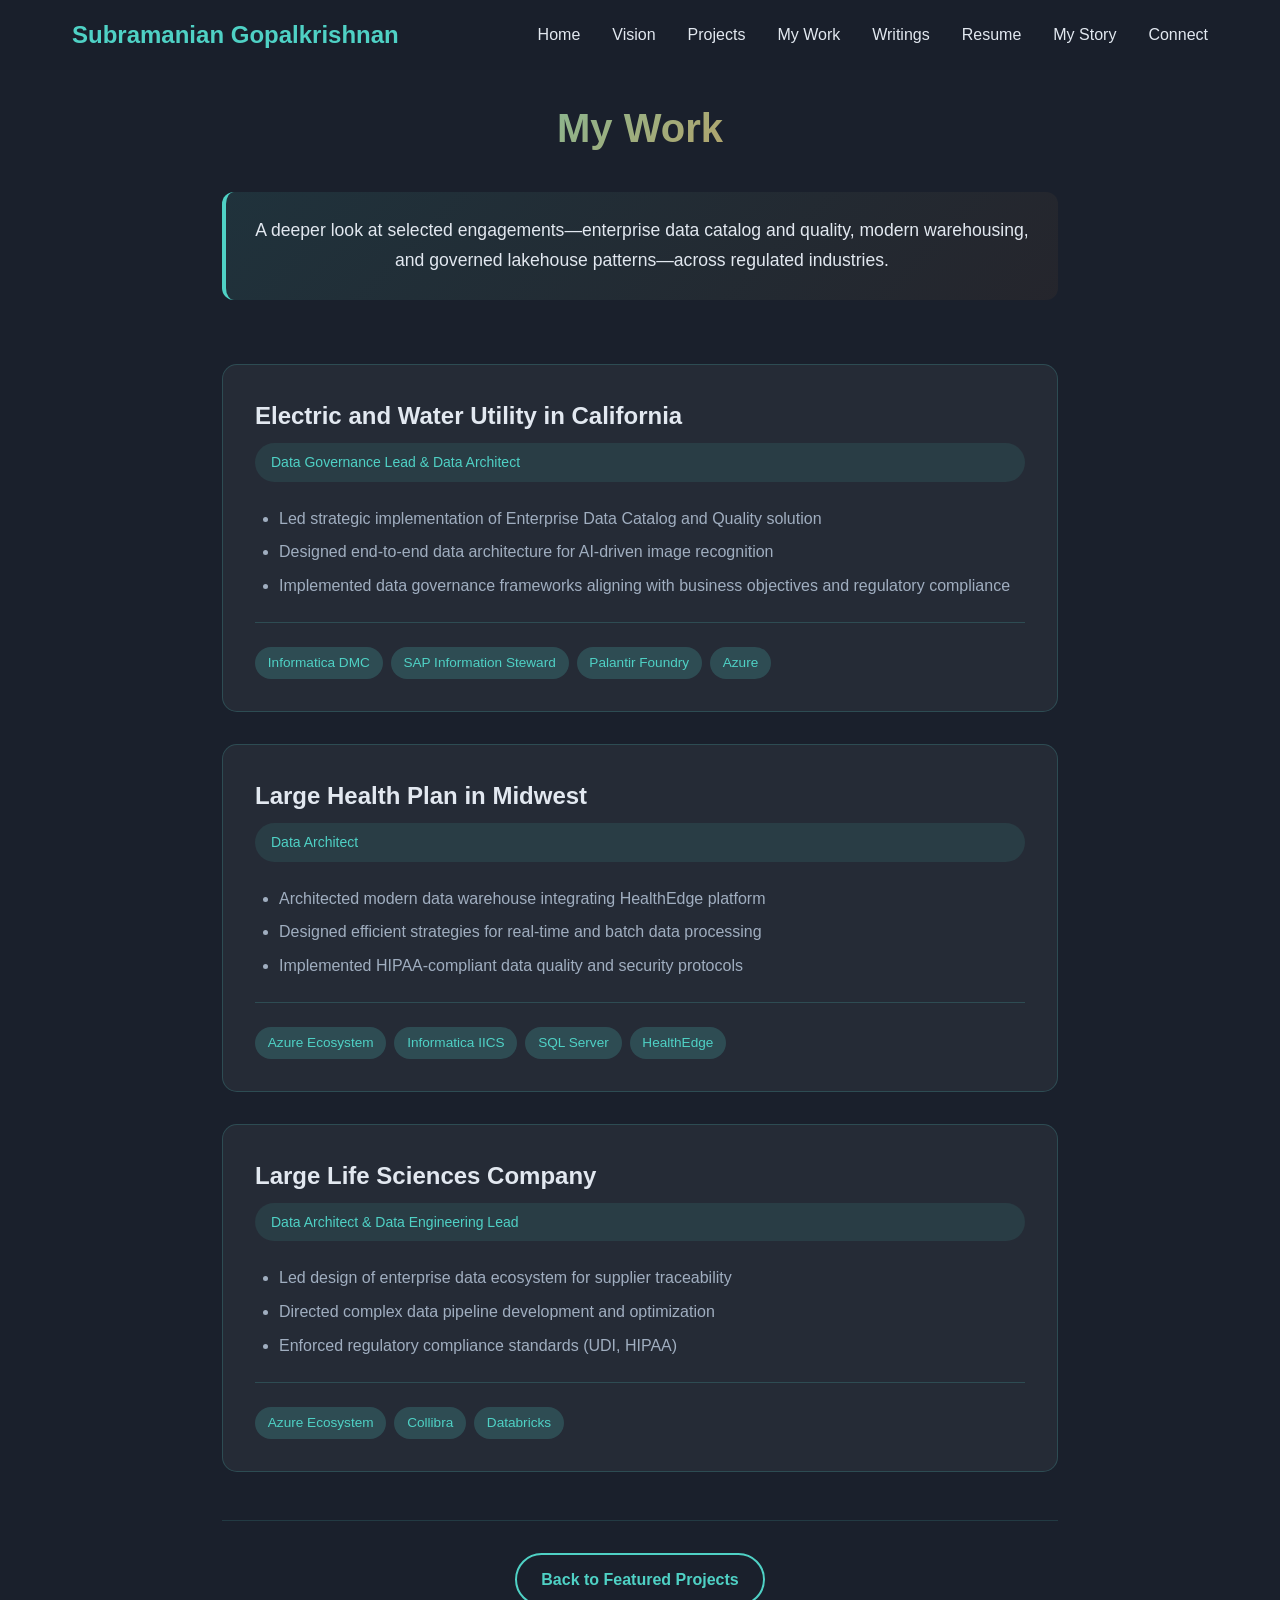
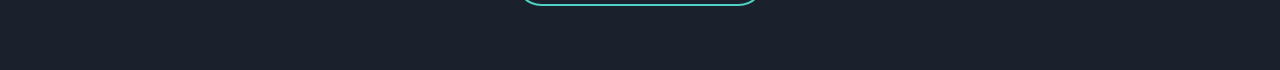
<file: my-work.html>
<!DOCTYPE html>
<html lang="en">
<head>
    <meta charset="UTF-8">
    <meta name="viewport" content="width=device-width, initial-scale=1.0">
    <meta name="referrer" content="strict-origin-when-cross-origin">
    <meta http-equiv="Content-Security-Policy" content="default-src 'self'; base-uri 'self'; img-src 'self' data: https:; font-src 'self' https://fonts.gstatic.com data:; style-src 'self' 'unsafe-inline' https://fonts.googleapis.com; script-src 'self' 'unsafe-inline' https://www.googletagmanager.com https://www.google-analytics.com; connect-src 'self' https://www.google-analytics.com https://analytics.google.com https://region1.google-analytics.com; frame-src https://www.youtube.com https://www.youtube-nocookie.com; object-src 'none'; upgrade-insecure-requests">
    <!-- Google tag (gtag.js) -->
    <script async src="https://www.googletagmanager.com/gtag/js?id=G-WVC6DH29QQ"></script>
    <script>
      window.dataLayer = window.dataLayer || [];
      function gtag(){dataLayer.push(arguments);}
      gtag('js', new Date());

      gtag('config', 'G-WVC6DH29QQ');
    </script>
    <title>My Work — Subramanian Gopalkrishnan</title>
    <meta name="description" content="Featured projects and expertise in data governance, architecture, and engineering across utilities, healthcare, and life sciences.">

    <meta property="og:type" content="website">
    <meta property="og:url" content="https://www.drivenbydata.pro/my-work.html">
    <meta property="og:title" content="My Work — Subramanian Gopalkrishnan">
    <meta property="og:description" content="Featured projects and expertise in data governance and enterprise data platforms.">
    <meta property="og:image" content="https://www.drivenbydata.pro/images/hero-profile-og.png">

    <meta property="twitter:card" content="summary_large_image">
    <meta property="twitter:url" content="https://www.drivenbydata.pro/my-work.html">
    <meta property="twitter:title" content="My Work — Subramanian Gopalkrishnan">
    <meta property="twitter:description" content="Featured projects and expertise in data governance and enterprise data platforms.">
    <meta property="twitter:image" content="https://www.drivenbydata.pro/images/hero-profile-og.png">

    <link rel="preconnect" href="https://fonts.googleapis.com">
    <link rel="preconnect" href="https://fonts.gstatic.com" crossorigin>
    <link href="https://fonts.googleapis.com/css2?family=Inter:wght@300;400;500;600;700&display=swap" rel="stylesheet">
    <link rel="icon" href="data:image/svg+xml,<svg xmlns='http://www.w3.org/2000/svg' viewBox='0 0 100 100'><rect width='100' height='100' rx='10' fill='%231A202C'/><text x='50%' y='54%' dominant-baseline='central' text-anchor='middle' font-size='65' font-weight='600' font-family='Inter, sans-serif' fill='%23ED8936'>S</text></svg>">
    <link rel="stylesheet" href="style.css">
</head>
<body data-page="my-work">
    <div id="header-placeholder"></div>

    <section class="story-page page-container">
        <div class="container">
            <div class="story-header">
                <h1 class="section-title">My Work</h1>
                <div class="story-highlight-box">
                    <p class="story-opening">A deeper look at selected engagements—enterprise data catalog and quality, modern warehousing, and governed lakehouse patterns—across regulated industries.</p>
                </div>
            </div>

            <div class="my-work-content">
                <div class="project-cards">
                    <div class="project-card">
                        <h3>Electric and Water Utility in California</h3>
                        <div class="project-role">Data Governance Lead & Data Architect</div>
                        <ul>
                            <li>Led strategic implementation of Enterprise Data Catalog and Quality solution</li>
                            <li>Designed end-to-end data architecture for AI-driven image recognition</li>
                            <li>Implemented data governance frameworks aligning with business objectives and regulatory compliance</li>
                        </ul>
                        <div class="project-tech">
                            <span>Informatica DMC</span>
                            <span>SAP Information Steward</span>
                            <span>Palantir Foundry</span>
                            <span>Azure</span>
                        </div>
                    </div>

                    <div class="project-card">
                        <h3>Large Health Plan in Midwest</h3>
                        <div class="project-role">Data Architect</div>
                        <ul>
                            <li>Architected modern data warehouse integrating HealthEdge platform</li>
                            <li>Designed efficient strategies for real-time and batch data processing</li>
                            <li>Implemented HIPAA-compliant data quality and security protocols</li>
                        </ul>
                        <div class="project-tech">
                            <span>Azure Ecosystem</span>
                            <span>Informatica IICS</span>
                            <span>SQL Server</span>
                            <span>HealthEdge</span>
                        </div>
                    </div>

                    <div class="project-card">
                        <h3>Large Life Sciences Company</h3>
                        <div class="project-role">Data Architect & Data Engineering Lead</div>
                        <ul>
                            <li>Led design of enterprise data ecosystem for supplier traceability</li>
                            <li>Directed complex data pipeline development and optimization</li>
                            <li>Enforced regulatory compliance standards (UDI, HIPAA)</li>
                        </ul>
                        <div class="project-tech">
                            <span>Azure Ecosystem</span>
                            <span>Collibra</span>
                            <span>Databricks</span>
                        </div>
                    </div>
                </div>

                <div class="my-work-back">
                    <a href="index.html#projects" class="secondary-button">
                        Back to Featured Projects
                    </a>
                </div>
            </div>
        </div>
    </section>

    <script src="script.js"></script>
</body>
</html>
</file>
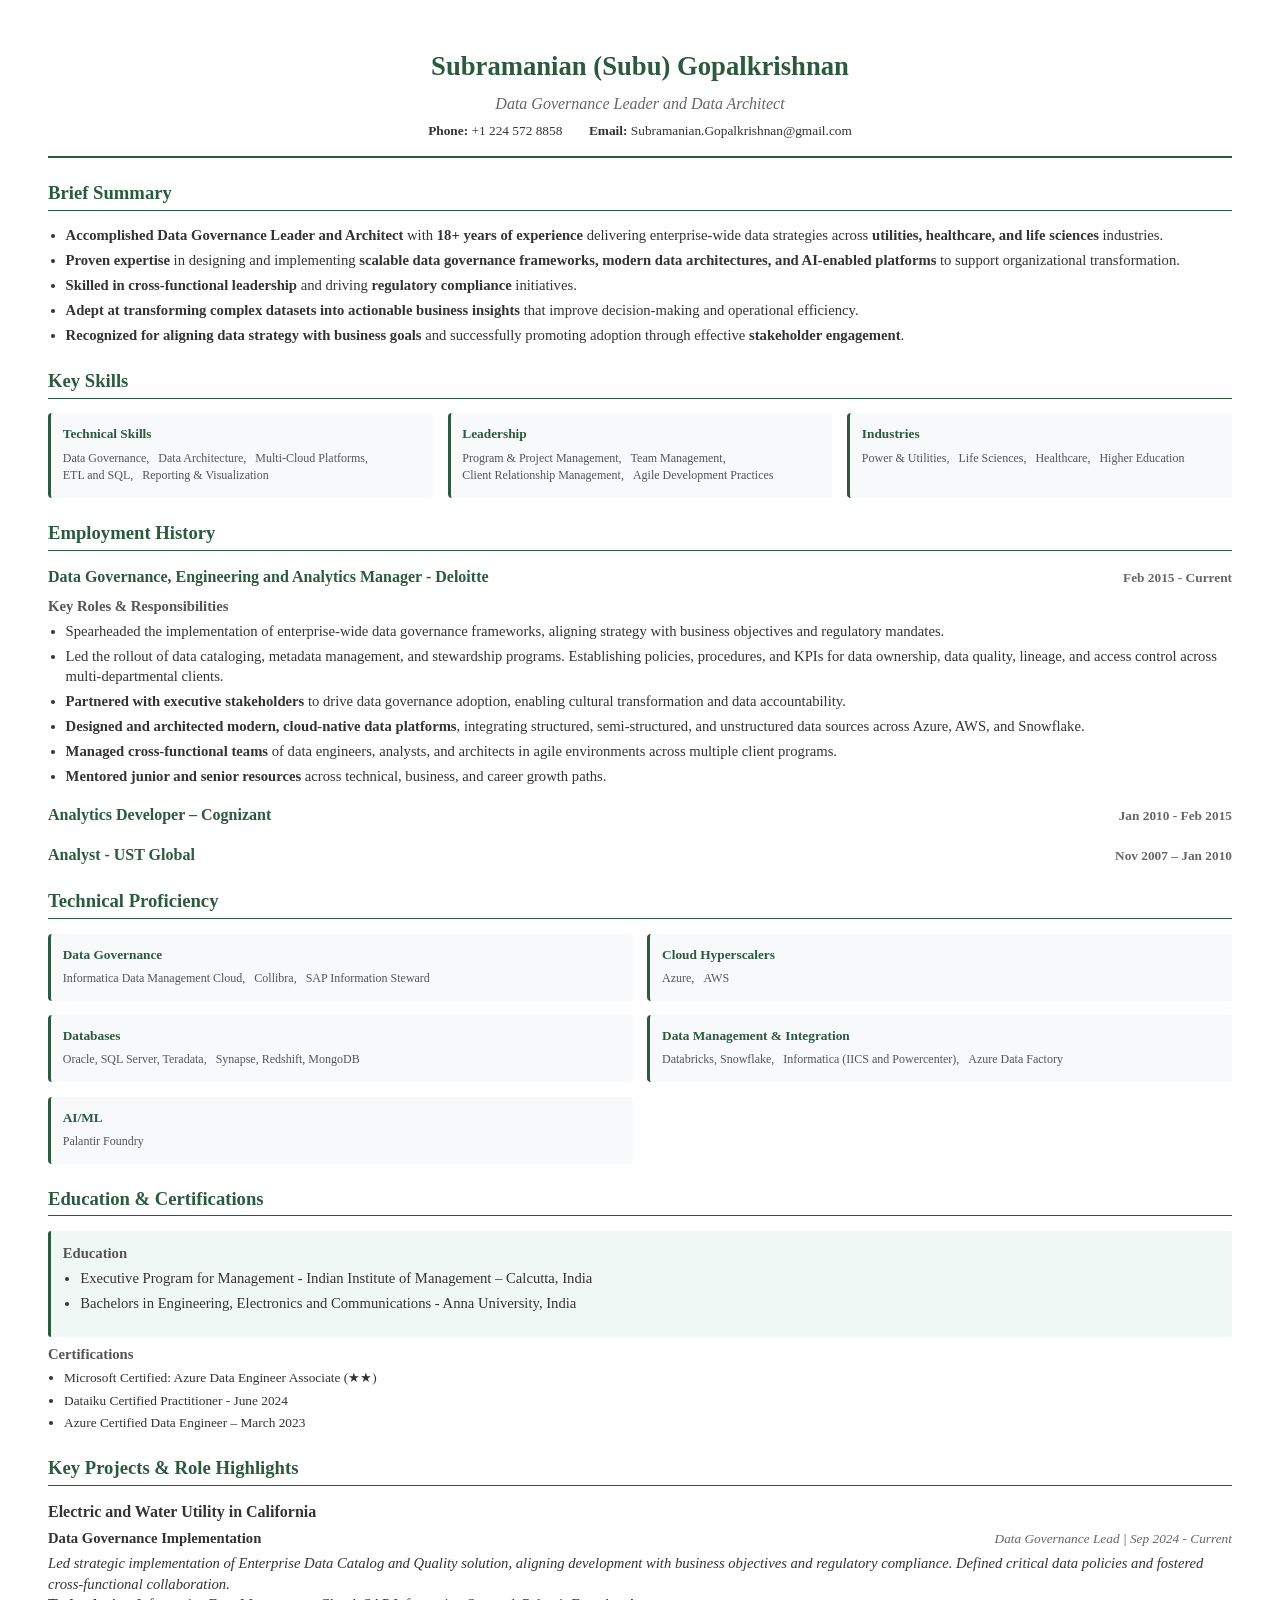
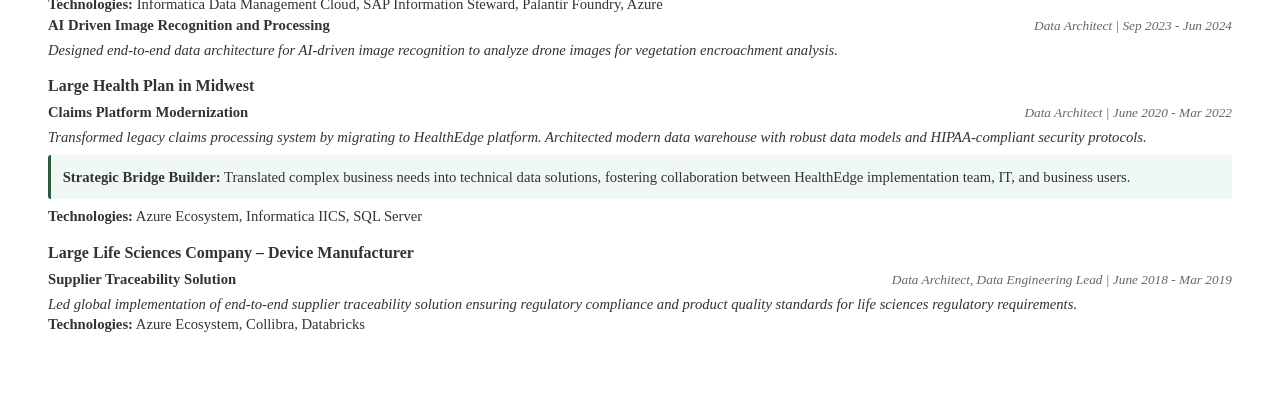
<file: resume-pdf.html>
<!DOCTYPE html>
<html lang="en">
<head>
    <meta charset="UTF-8">
    <meta name="viewport" content="width=device-width, initial-scale=1.0">
    <meta name="referrer" content="strict-origin-when-cross-origin">
    <meta http-equiv="Content-Security-Policy" content="default-src 'none'; base-uri 'none'; img-src 'self' data: https:; style-src 'unsafe-inline'; font-src 'self' data:; object-src 'none'; upgrade-insecure-requests">
    <title>Resume - Subramanian Gopalkrishnan</title>
    <style>
        * {
            margin: 0;
            padding: 0;
            box-sizing: border-box;
        }
        
        body {
            font-family: 'Georgia', 'Times New Roman', serif;
            font-size: 11pt;
            line-height: 1.4;
            color: #333;
            background: white;
            padding: 0.5in;
        }
        
        .header {
            text-align: center;
            margin-bottom: 1.5em;
            border-bottom: 2px solid #2c5a3e;
            padding-bottom: 1em;
        }
        
        .header h1 {
            font-size: 20pt;
            font-weight: bold;
            color: #2c5a3e;
            margin-bottom: 0.3em;
        }
        
        .header .subtitle {
            font-size: 12pt;
            color: #666;
            font-style: italic;
        }
        
        .contact-info {
            display: flex;
            justify-content: center;
            gap: 2em;
            margin-top: 0.5em;
            font-size: 10pt;
        }
        
        .section {
            margin-bottom: 1.5em;
        }
        
        .section h2 {
            font-size: 14pt;
            font-weight: bold;
            color: #2c5a3e;
            border-bottom: 1px solid #2c5a3e;
            padding-bottom: 0.2em;
            margin-bottom: 0.8em;
        }
        
        .section h3 {
            font-size: 12pt;
            font-weight: bold;
            color: #333;
            margin-bottom: 0.3em;
        }
        
        .section h4 {
            font-size: 11pt;
            font-weight: bold;
            color: #555;
            margin-bottom: 0.3em;
        }
        
        .employment-item {
            margin-bottom: 1.2em;
            page-break-inside: avoid;
        }
        
        .employment-header {
            display: flex;
            justify-content: space-between;
            align-items: baseline;
            margin-bottom: 0.5em;
        }
        
        .employment-title {
            font-size: 12pt;
            font-weight: bold;
            color: #2c5a3e;
        }
        
        .employment-period {
            font-size: 10pt;
            color: #666;
            font-weight: bold;
        }
        
        .project-item {
            margin-bottom: 1em;
            page-break-inside: avoid;
        }
        
        .project-header {
            display: flex;
            justify-content: space-between;
            align-items: baseline;
            margin-bottom: 0.3em;
        }
        
        .project-title {
            font-size: 11pt;
            font-weight: bold;
            color: #333;
        }
        
        .project-role {
            font-size: 10pt;
            color: #666;
            font-style: italic;
        }
        
        ul {
            margin-left: 1.2em;
            margin-bottom: 0.8em;
        }
        
        li {
            margin-bottom: 0.3em;
        }
        
        .skills-grid {
            display: grid;
            grid-template-columns: repeat(3, 1fr);
            gap: 1em;
            margin-top: 0.5em;
        }
        
        .skill-category {
            background: #f8f9fa;
            padding: 0.8em;
            border-radius: 4px;
            border-left: 3px solid #2c5a3e;
        }
        
        .skill-category h4 {
            color: #2c5a3e;
            font-size: 10pt;
            font-weight: bold;
            margin-bottom: 0.5em;
        }
        
        .skill-tags {
            font-size: 9pt;
            line-height: 1.3;
        }
        
        .skill-tags span {
            display: inline-block;
            margin-right: 0.5em;
            margin-bottom: 0.2em;
            color: #555;
        }
        
        .tech-grid {
            display: grid;
            grid-template-columns: repeat(2, 1fr);
            gap: 1em;
            margin-top: 0.5em;
        }
        
        .highlight {
            background: #f0f8f5;
            padding: 0.8em;
            border-left: 3px solid #2c5a3e;
            margin: 0.5em 0;
            border-radius: 3px;
        }
        
        .certifications {
            font-size: 10pt;
        }
        
        @media print {
            body {
                padding: 0.3in;
            }
            
            .section {
                page-break-inside: avoid;
            }
            
            .employment-item,
            .project-item {
                page-break-inside: avoid;
            }
        }
    </style>
</head>
<body>
    <div class="header">
        <h1>Subramanian (Subu) Gopalkrishnan</h1>
        <div class="subtitle">Data Governance Leader and Data Architect</div>
        <div class="contact-info">
            <span><strong>Phone:</strong> +1 224 572 8858</span>
            <span><strong>Email:</strong> Subramanian.Gopalkrishnan@gmail.com</span>
        </div>
    </div>

    <div class="section">
        <h2>Brief Summary</h2>
        <ul>
            <li><strong>Accomplished Data Governance Leader and Architect</strong> with <strong>18+ years of experience</strong> delivering enterprise-wide data strategies across <strong>utilities, healthcare, and life sciences</strong> industries.</li>
            <li><strong>Proven expertise</strong> in designing and implementing <strong>scalable data governance frameworks, modern data architectures, and AI-enabled platforms</strong> to support organizational transformation.</li>
            <li><strong>Skilled in cross-functional leadership</strong> and driving <strong>regulatory compliance</strong> initiatives.</li>
            <li><strong>Adept at transforming complex datasets into actionable business insights</strong> that improve decision-making and operational efficiency.</li>
            <li><strong>Recognized for aligning data strategy with business goals</strong> and successfully promoting adoption through effective <strong>stakeholder engagement</strong>.</li>
        </ul>
    </div>

    <div class="section">
        <h2>Key Skills</h2>
        <div class="skills-grid">
            <div class="skill-category">
                <h4>Technical Skills</h4>
                <div class="skill-tags">
                    <span>Data Governance,</span>
                    <span>Data Architecture,</span>
                    <span>Multi-Cloud Platforms,</span>
                    <span>ETL and SQL,</span>
                    <span>Reporting & Visualization</span>
                </div>
            </div>
            <div class="skill-category">
                <h4>Leadership</h4>
                <div class="skill-tags">
                    <span>Program & Project Management,</span>
                    <span>Team Management,</span>
                    <span>Client Relationship Management,</span>
                    <span>Agile Development Practices</span>
                </div>
            </div>
            <div class="skill-category">
                <h4>Industries</h4>
                <div class="skill-tags">
                    <span>Power & Utilities,</span>
                    <span>Life Sciences,</span>
                    <span>Healthcare,</span>
                    <span>Higher Education</span>
                </div>
            </div>
        </div>
    </div>

    <div class="section">
        <h2>Employment History</h2>
        
        <div class="employment-item">
            <div class="employment-header">
                <div class="employment-title">Data Governance, Engineering and Analytics Manager - Deloitte</div>
                <div class="employment-period">Feb 2015 - Current</div>
            </div>
            <h4>Key Roles & Responsibilities</h4>
            <ul>
                <li>Spearheaded the implementation of enterprise-wide data governance frameworks, aligning strategy with business objectives and regulatory mandates.</li>
                <li>Led the rollout of data cataloging, metadata management, and stewardship programs. Establishing policies, procedures, and KPIs for data ownership, data quality, lineage, and access control across multi-departmental clients.</li>
                <li><strong>Partnered with executive stakeholders</strong> to drive data governance adoption, enabling cultural transformation and data accountability.</li>
                <li><strong>Designed and architected modern, cloud-native data platforms</strong>, integrating structured, semi-structured, and unstructured data sources across Azure, AWS, and Snowflake.</li>
                <li><strong>Managed cross-functional teams</strong> of data engineers, analysts, and architects in agile environments across multiple client programs.</li>
                <li><strong>Mentored junior and senior resources</strong> across technical, business, and career growth paths.</li>
            </ul>
        </div>

        <div class="employment-item">
            <div class="employment-header">
                <div class="employment-title">Analytics Developer – Cognizant</div>
                <div class="employment-period">Jan 2010 - Feb 2015</div>
            </div>
        </div>

        <div class="employment-item">
            <div class="employment-header">
                <div class="employment-title">Analyst - UST Global</div>
                <div class="employment-period">Nov 2007 – Jan 2010</div>
            </div>
        </div>
    </div>

    <div class="section">
        <h2>Technical Proficiency</h2>
        <div class="tech-grid">
            <div class="skill-category">
                <h4>Data Governance</h4>
                <div class="skill-tags">
                    <span>Informatica Data Management Cloud,</span>
                    <span>Collibra,</span>
                    <span>SAP Information Steward</span>
                </div>
            </div>
            <div class="skill-category">
                <h4>Cloud Hyperscalers</h4>
                <div class="skill-tags">
                    <span>Azure,</span>
                    <span>AWS</span>
                </div>
            </div>
            <div class="skill-category">
                <h4>Databases</h4>
                <div class="skill-tags">
                    <span>Oracle, SQL Server, Teradata,</span>
                    <span>Synapse, Redshift, MongoDB</span>
                </div>
            </div>
            <div class="skill-category">
                <h4>Data Management & Integration</h4>
                <div class="skill-tags">
                    <span>Databricks, Snowflake,</span>
                    <span>Informatica (IICS and Powercenter),</span>
                    <span>Azure Data Factory</span>
                </div>
            </div>
            <div class="skill-category">
                <h4>AI/ML</h4>
                <div class="skill-tags">
                    <span>Palantir Foundry</span>
                </div>
            </div>
        </div>
    </div>

    <div class="section">
        <h2>Education & Certifications</h2>
        <div class="highlight">
            <h4>Education</h4>
            <ul>
                <li>Executive Program for Management - Indian Institute of Management – Calcutta, India</li>
                <li>Bachelors in Engineering, Electronics and Communications - Anna University, India</li>
            </ul>
        </div>
        <div class="certifications">
            <h4>Certifications</h4>
            <ul>
                <li>Microsoft Certified: Azure Data Engineer Associate (★★)</li>
                <li>Dataiku Certified Practitioner - June 2024</li>
                <li>Azure Certified Data Engineer – March 2023</li>
            </ul>
        </div>
    </div>

    <div class="section">
        <h2>Key Projects & Role Highlights</h2>
        
        <div class="project-item">
            <h3>Electric and Water Utility in California</h3>
            
            <div class="project-header">
                <div class="project-title">Data Governance Implementation</div>
                <div class="project-role">Data Governance Lead | Sep 2024 - Current</div>
            </div>
            <p><em>Led strategic implementation of Enterprise Data Catalog and Quality solution, aligning development with business objectives and regulatory compliance. Defined critical data policies and fostered cross-functional collaboration.</em></p>
            <p><strong>Technologies:</strong> Informatica Data Management Cloud, SAP Information Steward, Palantir Foundry, Azure</p>
            
            <div class="project-header">
                <div class="project-title">AI Driven Image Recognition and Processing</div>
                <div class="project-role">Data Architect | Sep 2023 - Jun 2024</div>
            </div>
            <p><em>Designed end-to-end data architecture for AI-driven image recognition to analyze drone images for vegetation encroachment analysis.</em></p>
        </div>

        <div class="project-item">
            <h3>Large Health Plan in Midwest</h3>
            
            <div class="project-header">
                <div class="project-title">Claims Platform Modernization</div>
                <div class="project-role">Data Architect | June 2020 - Mar 2022</div>
            </div>
            <p><em>Transformed legacy claims processing system by migrating to HealthEdge platform. Architected modern data warehouse with robust data models and HIPAA-compliant security protocols.</em></p>
            <div class="highlight">
                <p><strong>Strategic Bridge Builder:</strong> Translated complex business needs into technical data solutions, fostering collaboration between HealthEdge implementation team, IT, and business users.</p>
            </div>
            <p><strong>Technologies:</strong> Azure Ecosystem, Informatica IICS, SQL Server</p>
        </div>

        <div class="project-item">
            <h3>Large Life Sciences Company – Device Manufacturer</h3>
            
            <div class="project-header">
                <div class="project-title">Supplier Traceability Solution</div>
                <div class="project-role">Data Architect, Data Engineering Lead | June 2018 - Mar 2019</div>
            </div>
            <p><em>Led global implementation of end-to-end supplier traceability solution ensuring regulatory compliance and product quality standards for life sciences regulatory requirements.</em></p>
            <p><strong>Technologies:</strong> Azure Ecosystem, Collibra, Databricks</p>
        </div>
    </div>
</body>
</html>
</file>
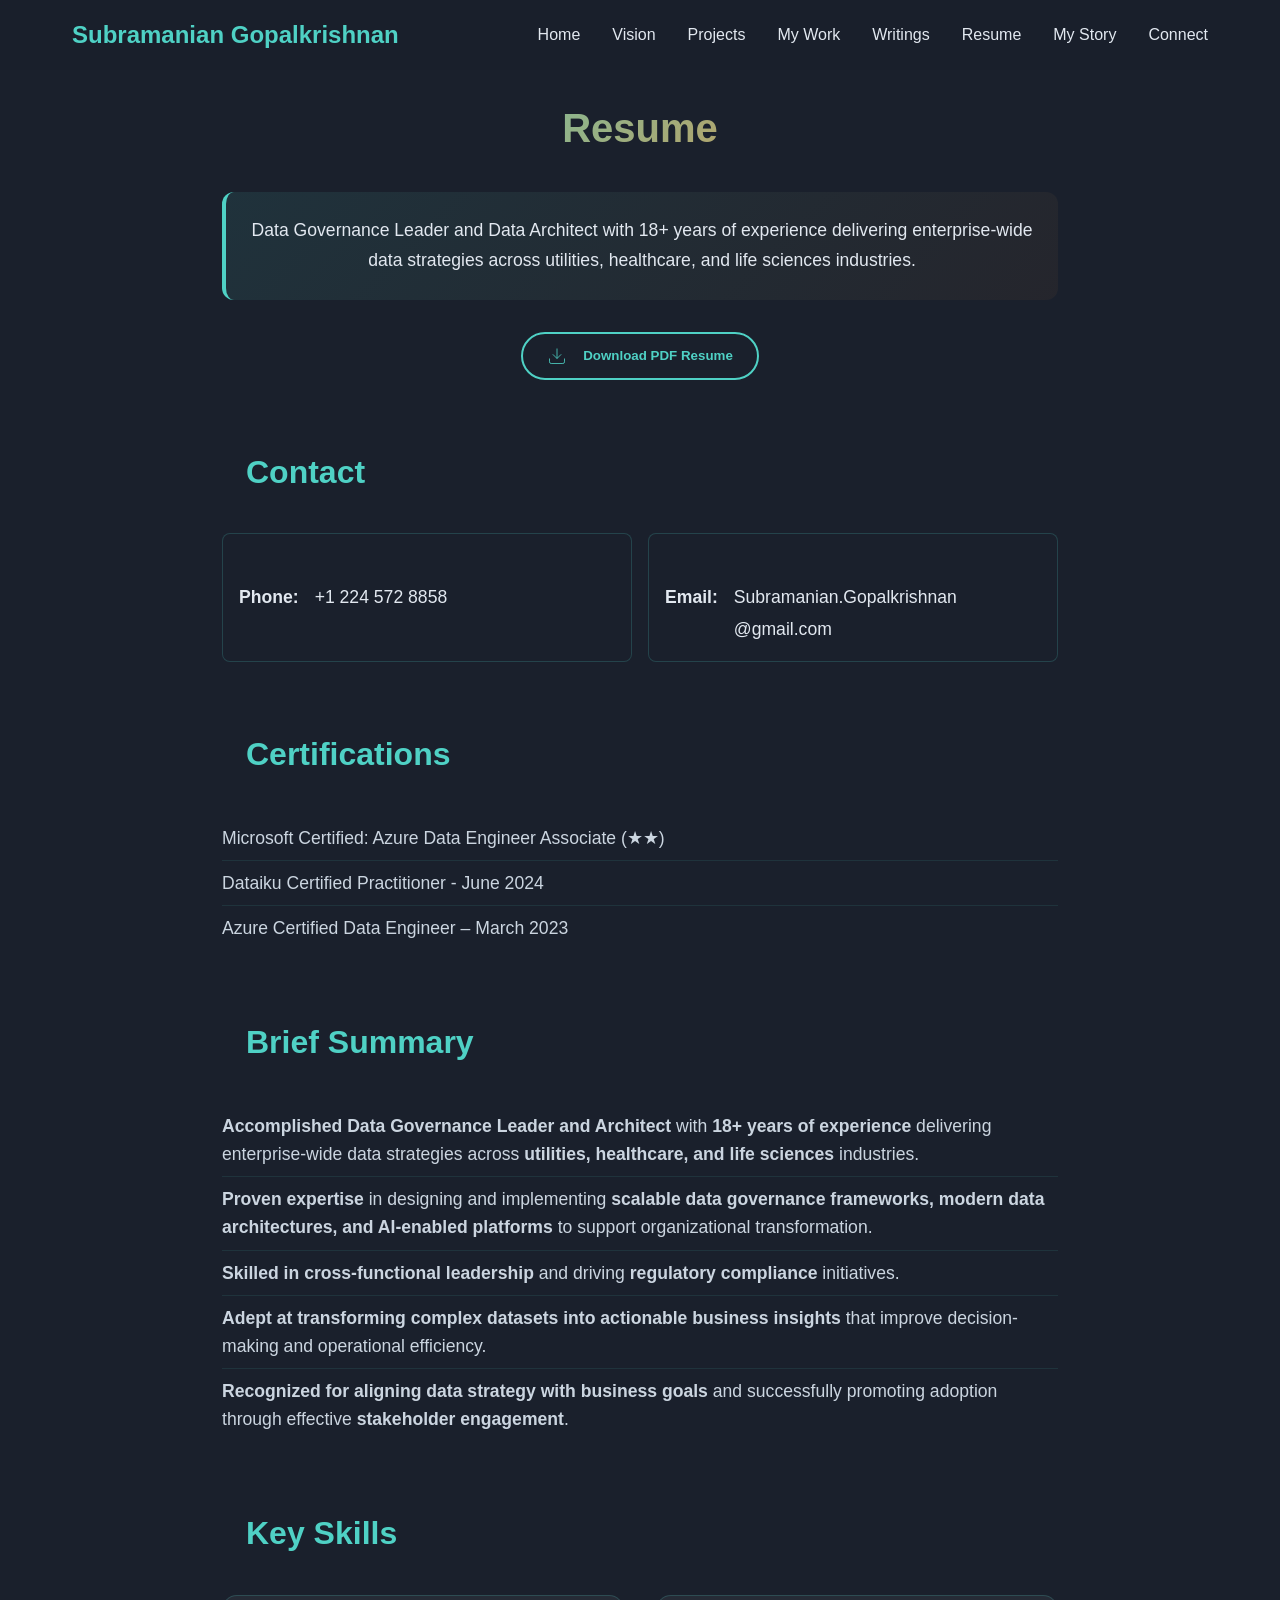
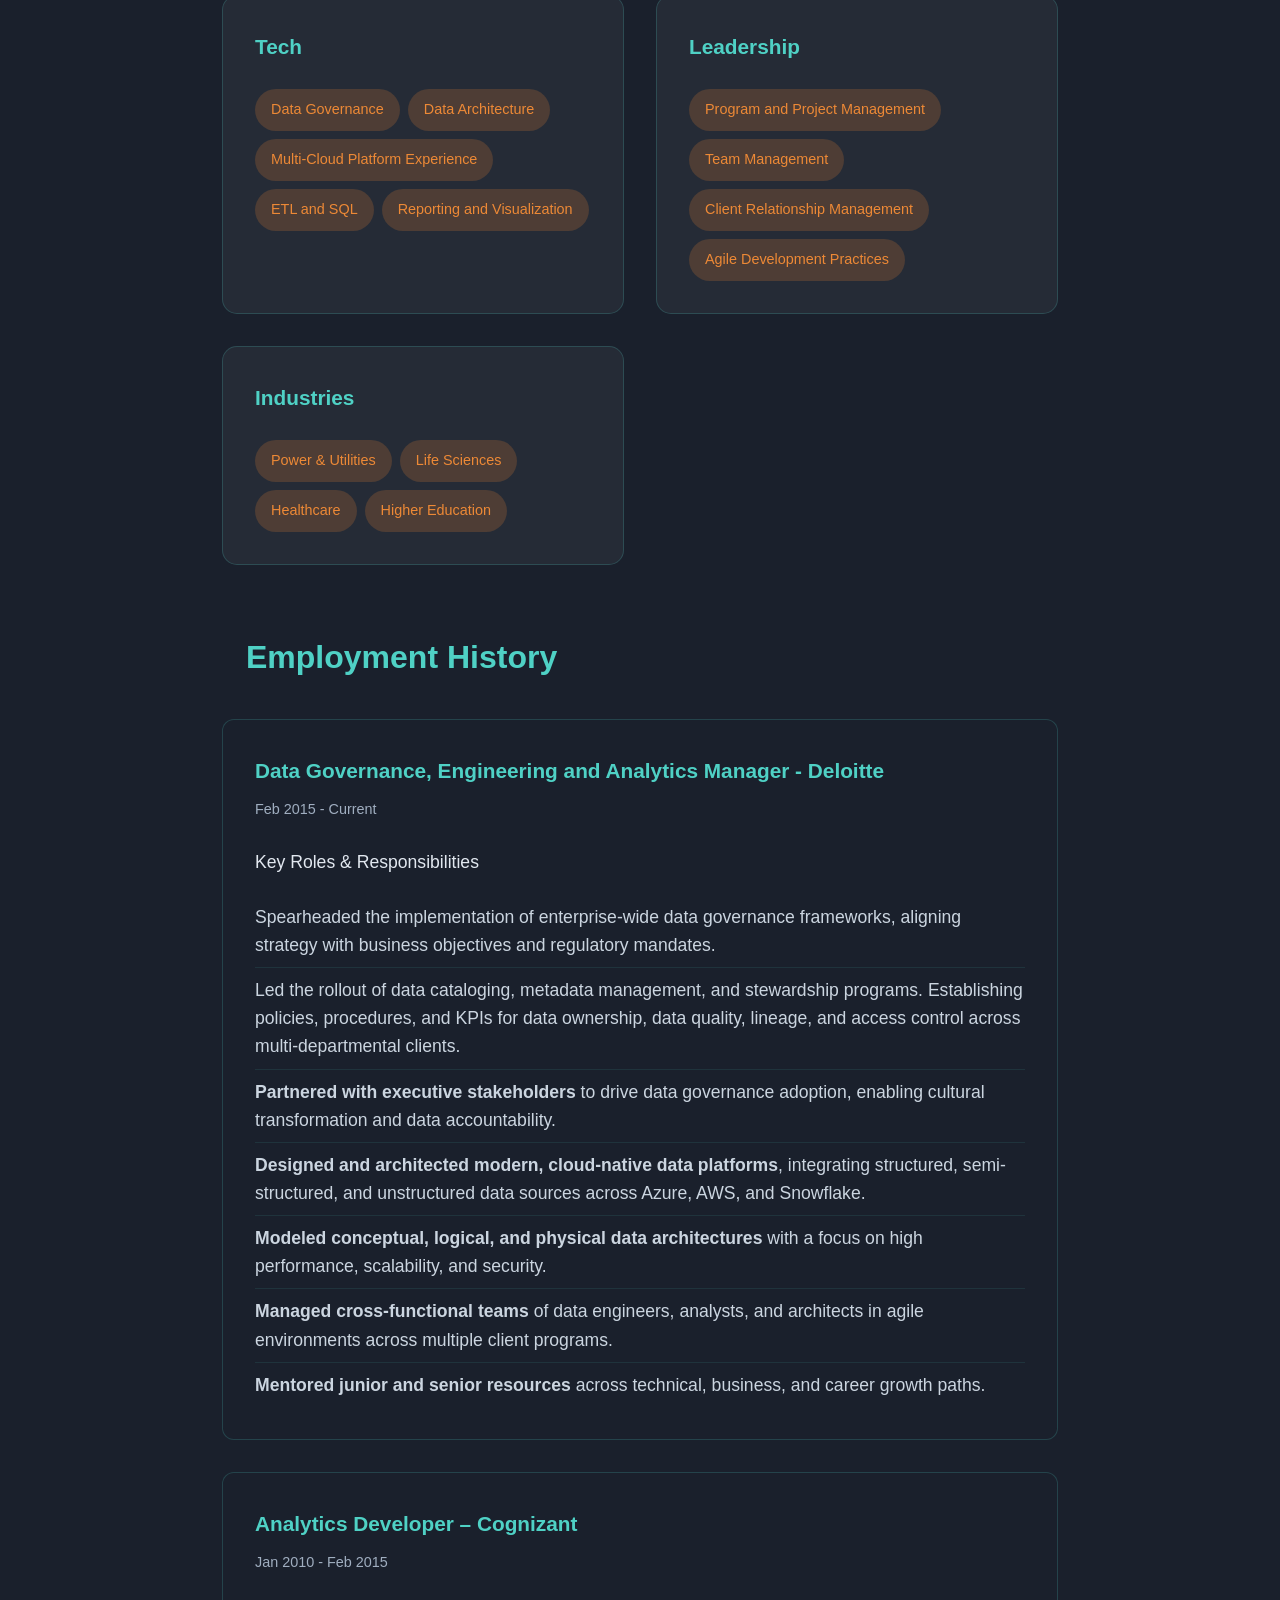
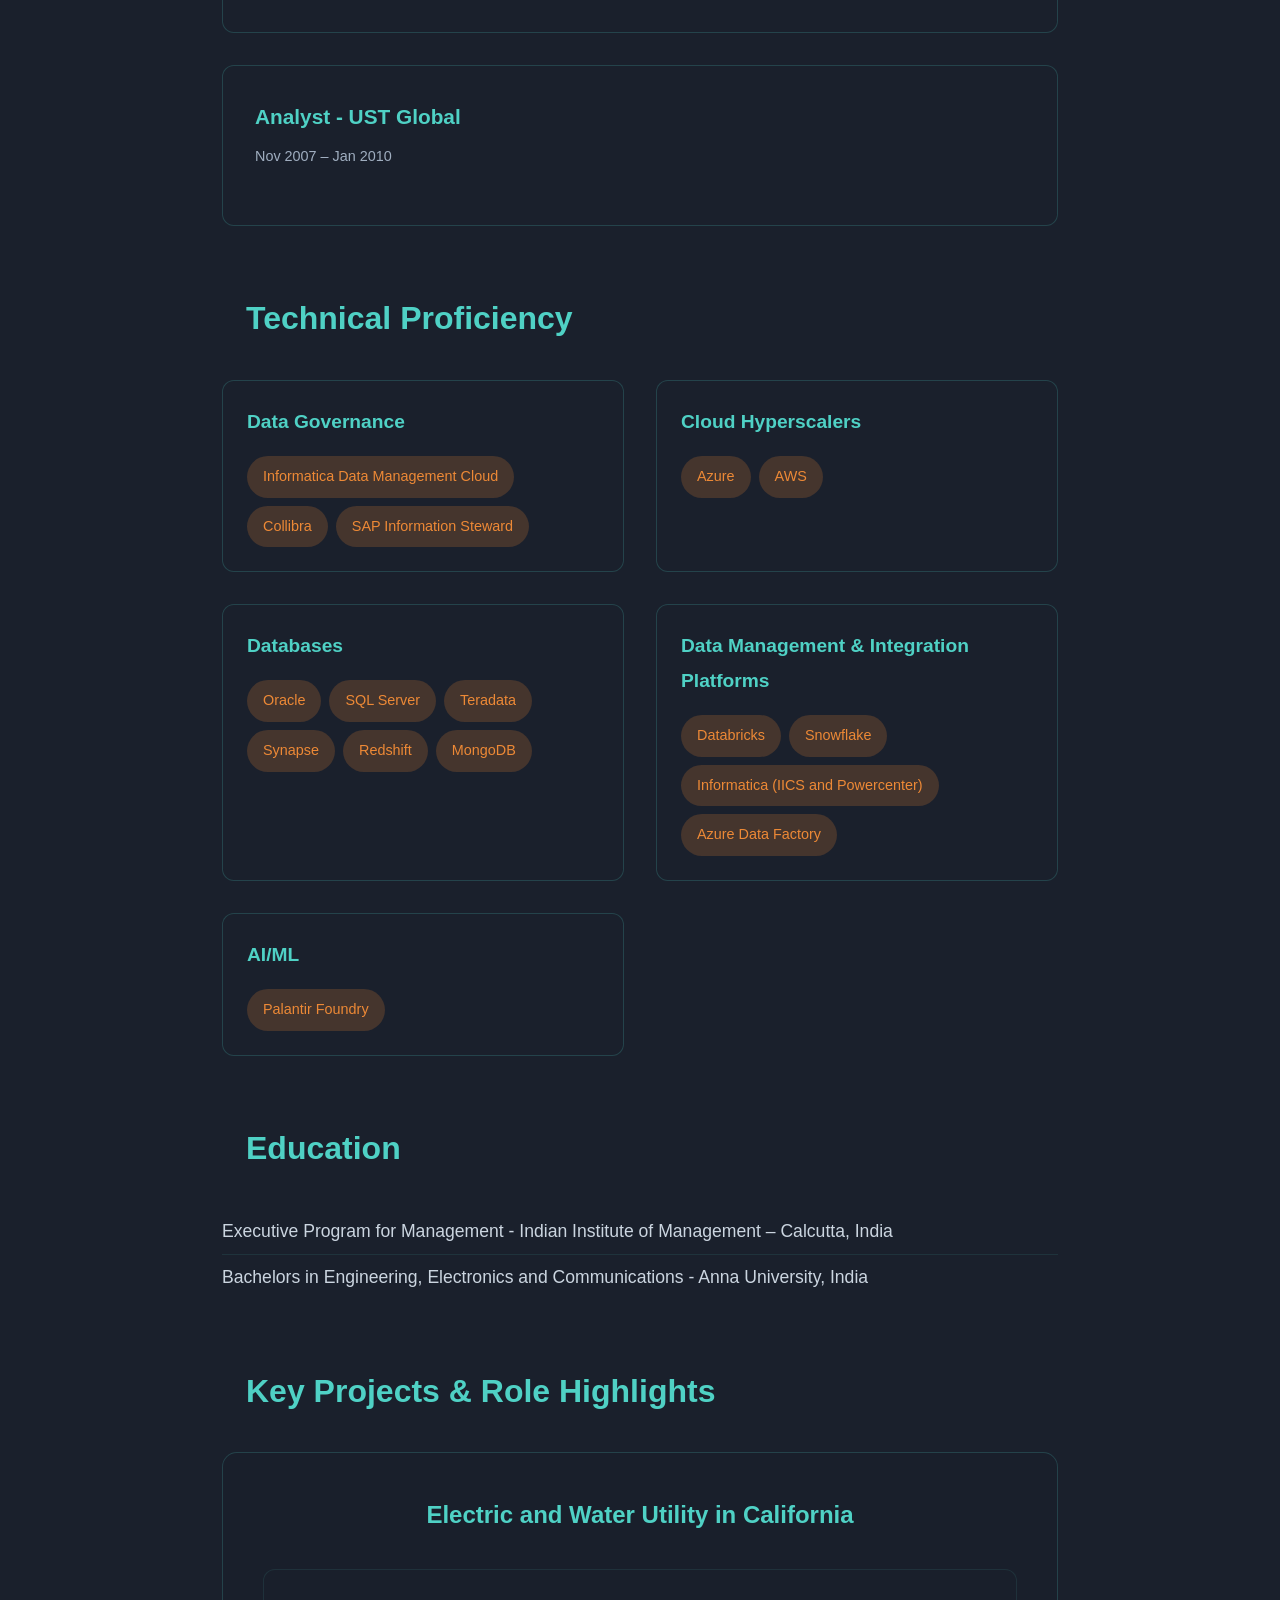
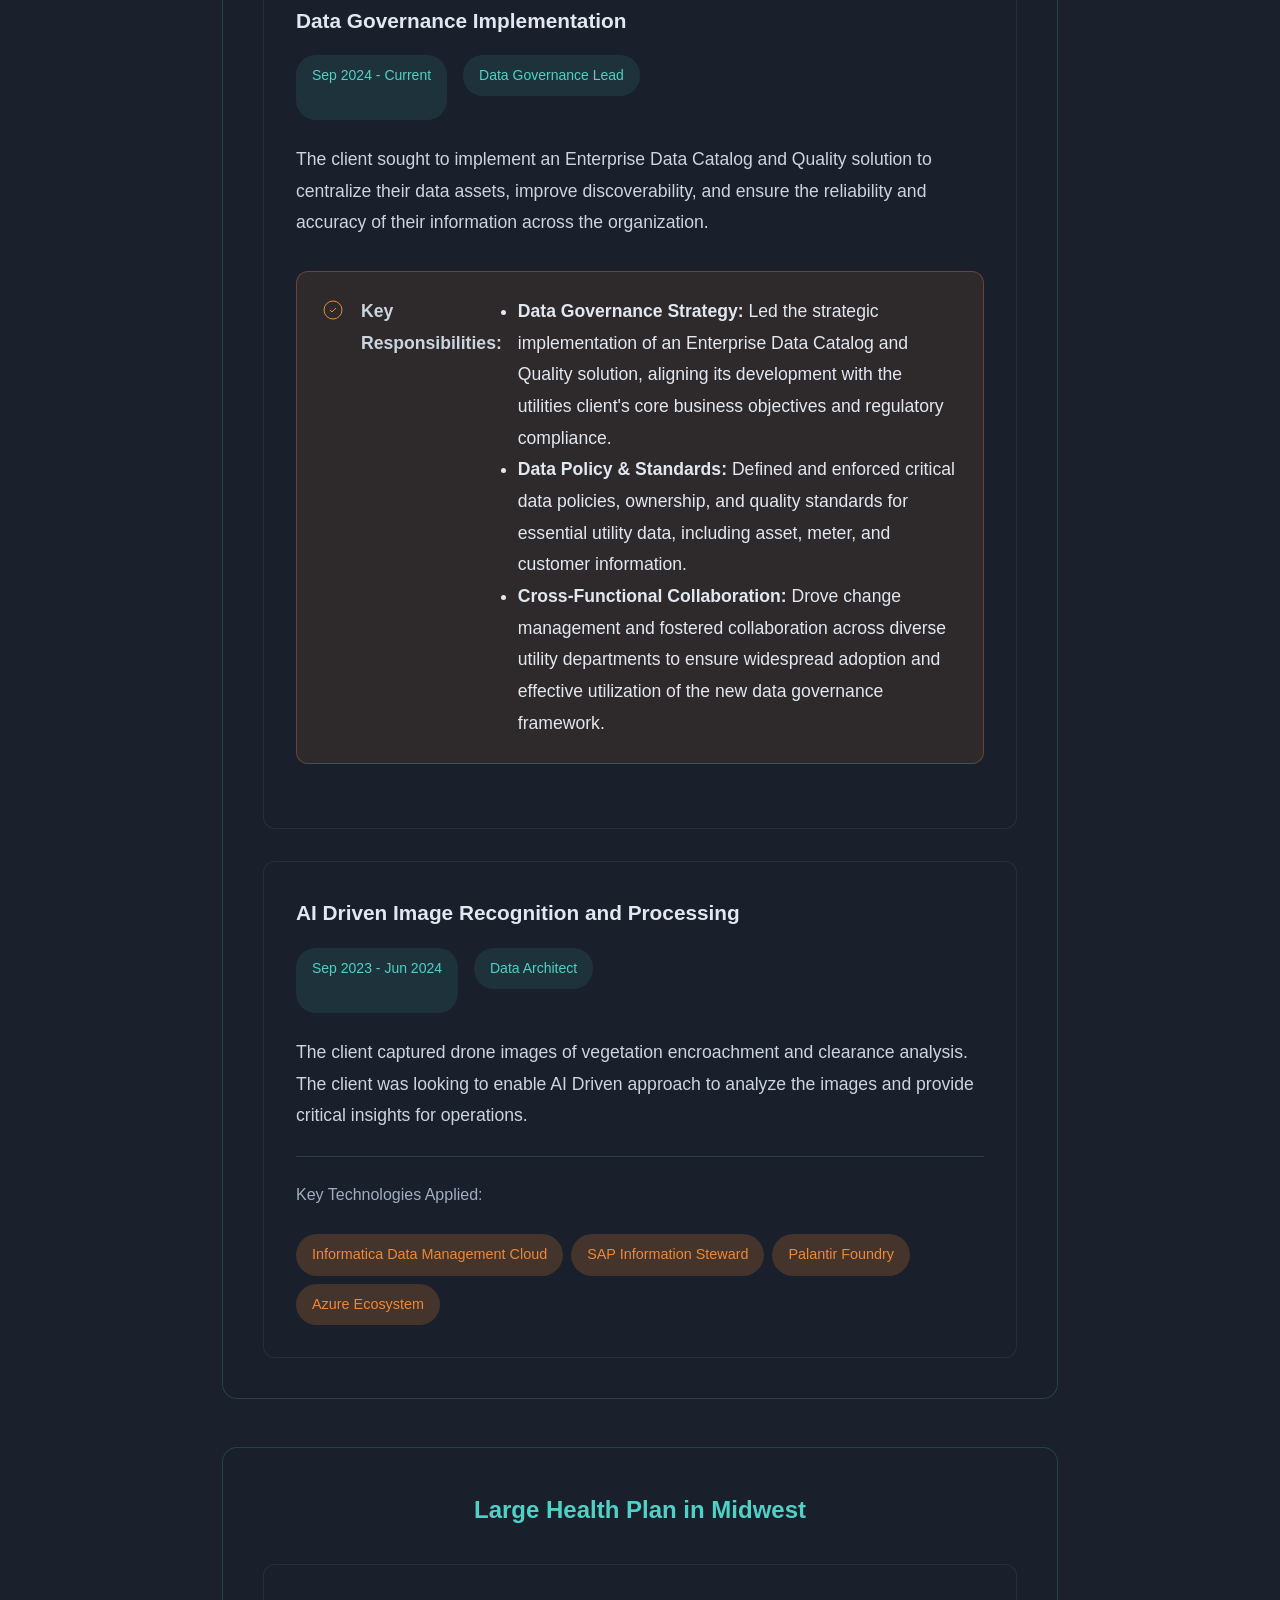
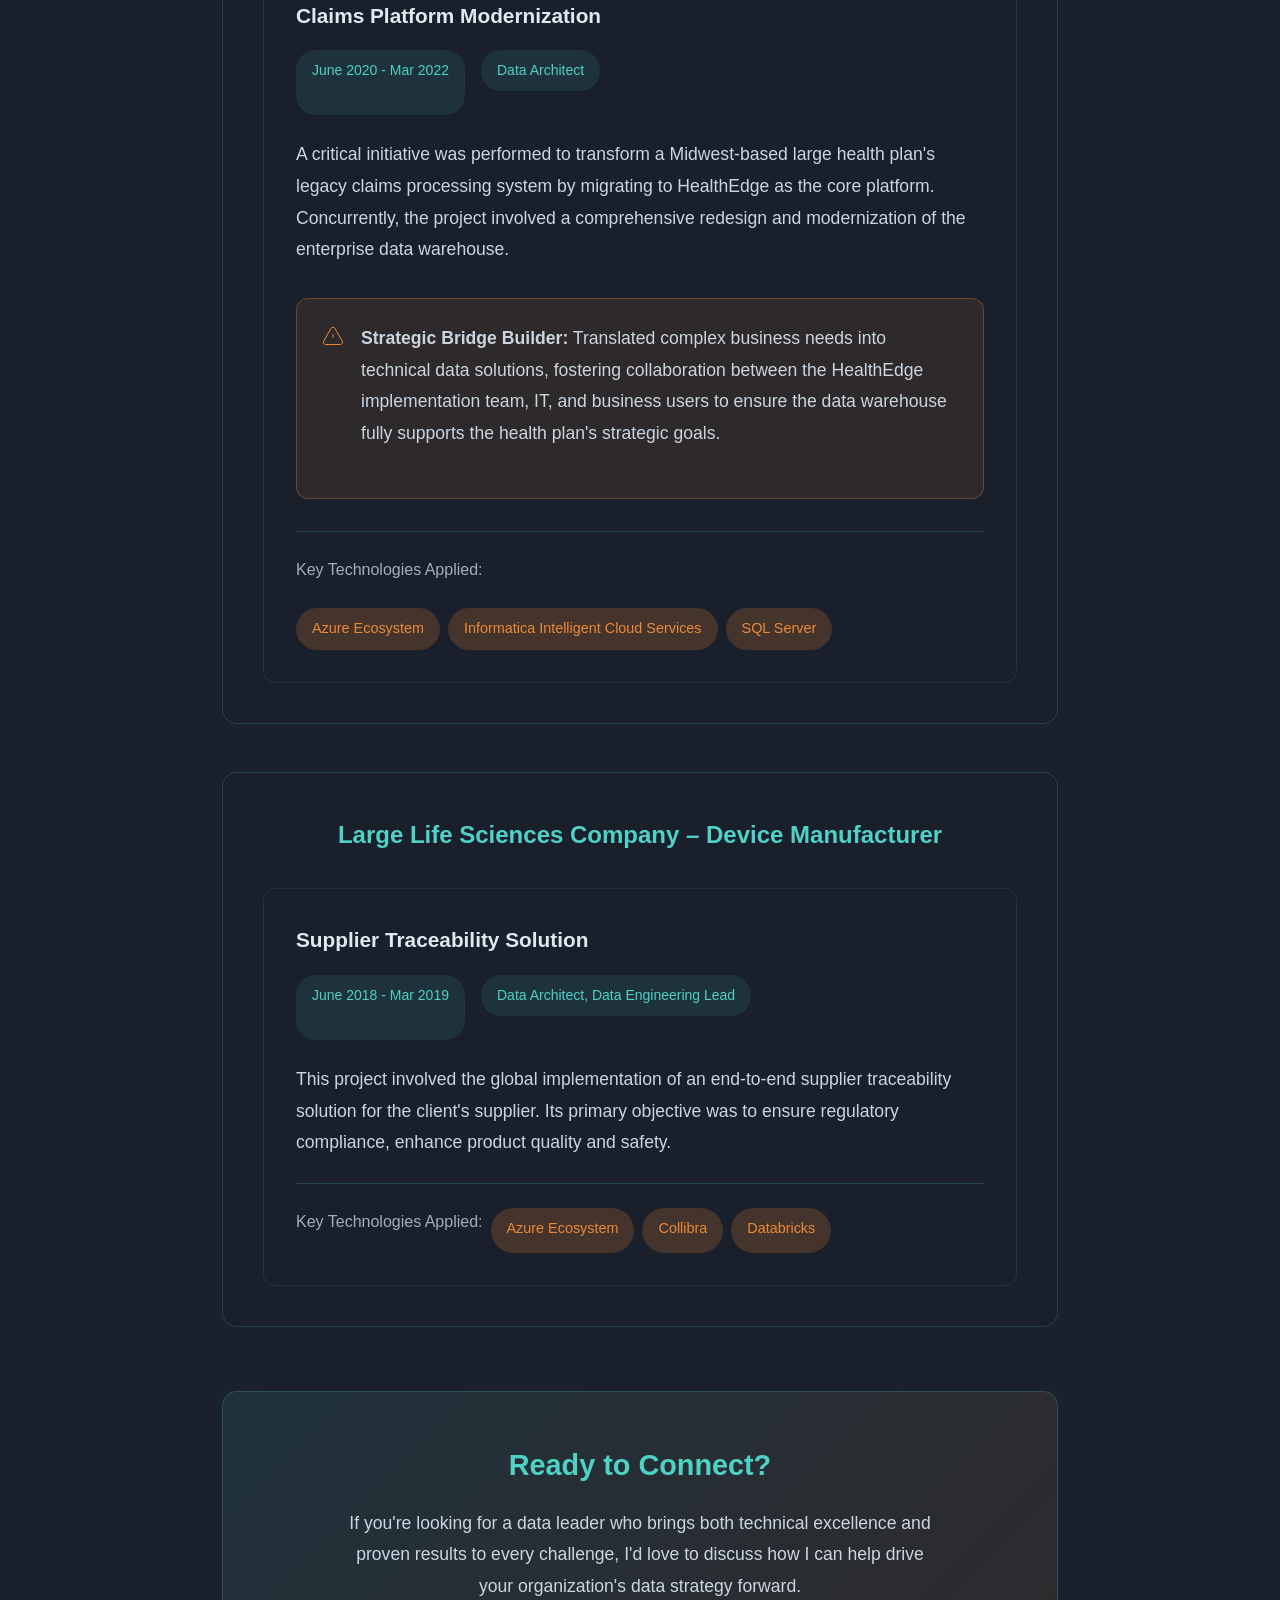
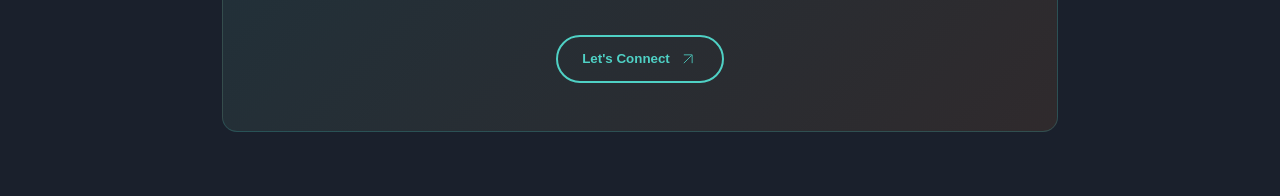
<file: resume.html>
<!DOCTYPE html>
<html lang="en">
<head>
    <meta charset="UTF-8">
    <meta name="viewport" content="width=device-width, initial-scale=1.0">
    <meta name="referrer" content="strict-origin-when-cross-origin">
    <meta http-equiv="Content-Security-Policy" content="default-src 'self'; base-uri 'self'; img-src 'self' data: https:; font-src 'self' https://fonts.gstatic.com data:; style-src 'self' 'unsafe-inline' https://fonts.googleapis.com; script-src 'self' 'unsafe-inline' https://www.googletagmanager.com https://www.google-analytics.com; connect-src 'self' https://www.google-analytics.com https://analytics.google.com https://region1.google-analytics.com; frame-src https://www.youtube.com https://www.youtube-nocookie.com; object-src 'none'; upgrade-insecure-requests">
    <!-- Google tag (gtag.js) -->
    <script async src="https://www.googletagmanager.com/gtag/js?id=G-WVC6DH29QQ"></script>
    <script>
      window.dataLayer = window.dataLayer || [];
      function gtag(){dataLayer.push(arguments);}
      gtag('js', new Date());

      gtag('config', 'G-WVC6DH29QQ');
    </script>
    <title>Resume - Subramanian Gopalkrishnan</title>

    <!-- Open Graph / Facebook -->
    <meta property="og:type" content="website">
    <meta property="og:url" content="https://www.drivenbydata.pro/resume.html">
    <meta property="og:title" content="Resume - Subramanian Gopalkrishnan">
    <meta property="og:description" content="Data Governance Leader and Data Architect with 18+ years of experience.">
    <meta property="og:image" content="https://www.drivenbydata.pro/images/hero-profile-og.png">

    <!-- Twitter -->
    <meta property="twitter:card" content="summary_large_image">
    <meta property="twitter:url" content="https://www.drivenbydata.pro/resume.html">
    <meta property="twitter:title" content="Resume - Subramanian Gopalkrishnan">
    <meta property="twitter:description" content="Data Governance Leader and Data Architect with 18+ years of experience.">
    <meta property="twitter:image" content="https://www.drivenbydata.pro/images/hero-profile-og.png">

    <link rel="preconnect" href="https://fonts.googleapis.com">
    <link rel="preconnect" href="https://fonts.gstatic.com" crossorigin>
    <link href="https://fonts.googleapis.com/css2?family=Inter:wght@300;400;500;600;700&display=swap" rel="stylesheet">
    <link rel="icon" href="data:image/svg+xml,<svg xmlns='http://www.w3.org/2000/svg' viewBox='0 0 100 100'><rect width='100' height='100' rx='10' fill='%231A202C'/><text x='50%' y='54%' dominant-baseline='central' text-anchor='middle' font-size='65' font-weight='600' font-family='Inter, sans-serif' fill='%23ED8936'>S</text></svg>">
    <link rel="stylesheet" href="style.css">
</head>
<body data-page="resume">
    <!-- Header Placeholder -->
    <div id="header-placeholder"></div>

    <section class="story-page page-container">
        <div class="container">
            <div class="story-header">
                <h1 class="section-title">Resume</h1>
                <div class="story-highlight-box">
                    <p class="story-opening">Data Governance Leader and Data Architect with 18+ years of experience delivering enterprise-wide data strategies across utilities, healthcare, and life sciences industries.</p>
                </div>
                
                <!-- PDF Download Button -->
                <div class="resume-download">
                    <button type="button" class="secondary-button" id="resume-download-pdf" aria-label="Download PDF resume">
                        <svg class="button-icon" viewBox="0 0 24 24" fill="none" stroke="currentColor">
                            <path d="M21 15v4a2 2 0 0 1-2 2H5a2 2 0 0 1-2-2v-4"/>
                            <polyline points="7,10 12,15 17,10"/>
                            <line x1="12" y1="15" x2="12" y2="3"/>
                        </svg>
                        Download PDF Resume
                    </button>
                </div>
            </div>

            <div class="story-content">
                <!-- Contact Information -->
                <div class="story-section">
                    <h2>Contact</h2>
                    <div class="contact-grid">
                        <div class="contact-item">
                            <strong>Phone:</strong> +1 224 572 8858
                        </div>
                        <div class="contact-item">
                            <strong>Email:</strong> <br/>Subramanian.Gopalkrishnan<br/>@gmail.com
                        </div>
                    </div>
                </div>

                <!-- Certifications -->
                <div class="story-section">
                    <h2>Certifications</h2>
                    <ul class="resume-list">
                        <li>Microsoft Certified: Azure Data Engineer Associate (★★)</li>
                        <li>Dataiku Certified Practitioner - June 2024</li>
                        <li>Azure Certified Data Engineer – March 2023</li>
                    </ul>
                </div>

                <!-- Brief Summary -->
                <div class="story-section">
                    <h2>Brief Summary</h2>
                    <ul class="resume-list">
                        <li><strong>Accomplished Data Governance Leader and Architect</strong> with <strong>18+ years of experience</strong> delivering enterprise-wide data strategies across <strong>utilities, healthcare, and life sciences</strong> industries.</li>
                        <li><strong>Proven expertise</strong> in designing and implementing <strong>scalable data governance frameworks, modern data architectures, and AI-enabled platforms</strong> to support organizational transformation.</li>
                        <li><strong>Skilled in cross-functional leadership</strong> and driving <strong>regulatory compliance</strong> initiatives.</li>
                        <li><strong>Adept at transforming complex datasets into actionable business insights</strong> that improve decision-making and operational efficiency.</li>
                        <li><strong>Recognized for aligning data strategy with business goals</strong> and successfully promoting adoption through effective <strong>stakeholder engagement</strong>.</li>
                    </ul>
                </div>

                <!-- Key Skills -->
                <div class="story-section">
                    <h2>Key Skills</h2>
                    <div class="skills-section">
                        <div class="skill-category">
                            <h3>Tech</h3>
                            <div class="skill-tags">
                                <span>Data Governance</span>
                                <span>Data Architecture</span>
                                <span>Multi-Cloud Platform Experience</span>
                                <span>ETL and SQL</span>
                                <span>Reporting and Visualization</span>
                            </div>
                        </div>
                        
                        <div class="skill-category">
                            <h3>Leadership</h3>
                            <div class="skill-tags">
                                <span>Program and Project Management</span>
                                <span>Team Management</span>
                                <span>Client Relationship Management</span>
                                <span>Agile Development Practices</span>
                            </div>
                        </div>
                        
                        <div class="skill-category">
                            <h3>Industries</h3>
                            <div class="skill-tags">
                                <span>Power & Utilities</span>
                                <span>Life Sciences</span>
                                <span>Healthcare</span>
                                <span>Higher Education</span>
                            </div>
                        </div>
                    </div>
                </div>

                <!-- Employment History -->
                <div class="story-section">
                    <h2>Employment History</h2>
                    
                    <div class="employment-item">
                        <h3>Data Governance, Engineering and Analytics Manager - Deloitte</h3>
                        <div class="employment-period">Feb 2015 - Current</div>
                        
                        <h4>Key Roles & Responsibilities</h4>
                        <ul class="resume-list">
                            <li>Spearheaded the implementation of enterprise-wide data governance frameworks, aligning strategy with business objectives and regulatory mandates.</li>
                            <li>Led the rollout of data cataloging, metadata management, and stewardship programs. Establishing policies, procedures, and KPIs for data ownership, data quality, lineage, and access control across multi-departmental clients.</li>
                            <li><strong>Partnered with executive stakeholders</strong> to drive data governance adoption, enabling cultural transformation and data accountability.</li>
                            <li><strong>Designed and architected modern, cloud-native data platforms</strong>, integrating structured, semi-structured, and unstructured data sources across Azure, AWS, and Snowflake.</li>
                            <li><strong>Modeled conceptual, logical, and physical data architectures</strong> with a focus on high performance, scalability, and security.</li>
                            <li><strong>Managed cross-functional teams</strong> of data engineers, analysts, and architects in agile environments across multiple client programs.</li>
                            <li><strong>Mentored junior and senior resources</strong> across technical, business, and career growth paths.</li>
                        </ul>
                    </div>

                    <div class="employment-item">
                        <h3>Analytics Developer – Cognizant</h3>
                        <div class="employment-period">Jan 2010 - Feb 2015</div>
                    </div>

                    <div class="employment-item">
                        <h3>Analyst - UST Global</h3>
                        <div class="employment-period">Nov 2007 – Jan 2010</div>
                    </div>
                </div>

                <!-- Technical Proficiency -->
                <div class="story-section">
                    <h2>Technical Proficiency</h2>
                    <div class="tech-proficiency">
                        <div class="tech-category">
                            <h3>Data Governance</h3>
                            <div class="skill-tags">
                                <span>Informatica Data Management Cloud</span>
                                <span>Collibra</span>
                                <span>SAP Information Steward</span>
                            </div>
                        </div>
                        
                        <div class="tech-category">
                            <h3>Cloud Hyperscalers</h3>
                            <div class="skill-tags">
                                <span>Azure</span>
                                <span>AWS</span>
                            </div>
                        </div>
                        
                        <div class="tech-category">
                            <h3>Databases</h3>
                            <div class="skill-tags">
                                <span>Oracle</span>
                                <span>SQL Server</span>
                                <span>Teradata</span>
                                <span>Synapse</span>
                                <span>Redshift</span>
                                <span>MongoDB</span>
                            </div>
                        </div>
                        
                        <div class="tech-category">
                            <h3>Data Management & Integration Platforms</h3>
                            <div class="skill-tags">
                                <span>Databricks</span>
                                <span>Snowflake</span>
                                <span>Informatica (IICS and Powercenter)</span>
                                <span>Azure Data Factory</span>
                            </div>
                        </div>
                        
                        <div class="tech-category">
                            <h3>AI/ML</h3>
                            <div class="skill-tags">
                                <span>Palantir Foundry</span>
                            </div>
                        </div>
                    </div>
                </div>

                <!-- Education -->
                <div class="story-section">
                    <h2>Education</h2>
                    <ul class="resume-list">
                        <li>Executive Program for Management - Indian Institute of Management – Calcutta, India</li>
                        <li>Bachelors in Engineering, Electronics and Communications - Anna University, India</li>
                    </ul>
                </div>

                <!-- Key Projects -->
                <div class="story-section">
                    <h2>Key Projects & Role Highlights</h2>
                    
                    <div class="project-highlight">
                        <h3>Electric and Water Utility in California</h3>
                        
                        <div class="project-item">
                            <h4>Data Governance Implementation</h4>
                            <div class="project-meta">
                                <span class="project-period">Sep 2024 - Current</span>
                                <span class="project-role">Data Governance Lead</span>
                            </div>
                            <p>The client sought to implement an Enterprise Data Catalog and Quality solution to centralize their data assets, improve discoverability, and ensure the reliability and accuracy of their information across the organization.</p>
                            
                            <div class="insight-callout">
                                <svg class="insight-icon" viewBox="0 0 24 24" fill="none" stroke="currentColor">
                                    <path d="M9 12l2 2 4-4m6 2a9 9 0 11-18 0 9 9 0 0118 0z"/>
                                </svg>
                                <p><strong>Key Responsibilities:</strong></p>
                                <ul>
                                    <li><strong>Data Governance Strategy:</strong> Led the strategic implementation of an Enterprise Data Catalog and Quality solution, aligning its development with the utilities client's core business objectives and regulatory compliance.</li>
                                    <li><strong>Data Policy & Standards:</strong> Defined and enforced critical data policies, ownership, and quality standards for essential utility data, including asset, meter, and customer information.</li>
                                    <li><strong>Cross-Functional Collaboration:</strong> Drove change management and fostered collaboration across diverse utility departments to ensure widespread adoption and effective utilization of the new data governance framework.</li>
                                </ul>
                            </div>
                        </div>

                        <div class="project-item">
                            <h4>AI Driven Image Recognition and Processing</h4>
                            <div class="project-meta">
                                <span class="project-period">Sep 2023 - Jun 2024</span>
                                <span class="project-role">Data Architect</span>
                            </div>
                            <p>The client captured drone images of vegetation encroachment and clearance analysis. The client was looking to enable AI Driven approach to analyze the images and provide critical insights for operations.</p>
                            
                            <div class="project-tech">
                                <h4>Key Technologies Applied:</h4>
                                <div class="skill-tags">
                                    <span>Informatica Data Management Cloud</span>
                                    <span>SAP Information Steward</span>
                                    <span>Palantir Foundry</span>
                                    <span>Azure Ecosystem</span>
                                </div>
                            </div>
                        </div>
                    </div>

                    <div class="project-highlight">
                        <h3>Large Health Plan in Midwest</h3>
                        
                        <div class="project-item">
                            <h4>Claims Platform Modernization</h4>
                            <div class="project-meta">
                                <span class="project-period">June 2020 - Mar 2022</span>
                                <span class="project-role">Data Architect</span>
                            </div>
                            <p>A critical initiative was performed to transform a Midwest-based large health plan's legacy claims processing system by migrating to HealthEdge as the core platform. Concurrently, the project involved a comprehensive redesign and modernization of the enterprise data warehouse.</p>
                            
                            <div class="insight-callout">
                                <svg class="insight-icon" viewBox="0 0 24 24" fill="none" stroke="currentColor">
                                    <path d="M12 9v3.75m-9.303 3.376c-.866 1.5.217 3.374 1.948 3.374h14.71c1.73 0 2.813-1.874 1.948-3.374L13.949 3.378c-.866-1.5-3.032-1.5-3.898 0L2.697 16.126zM12 15.75h.007v.008H12v-.008z"/>
                                </svg>
                                <p><strong>Strategic Bridge Builder:</strong> Translated complex business needs into technical data solutions, fostering collaboration between the HealthEdge implementation team, IT, and business users to ensure the data warehouse fully supports the health plan's strategic goals.</p>
                            </div>
                            
                            <div class="project-tech">
                                <h4>Key Technologies Applied:</h4>
                                <div class="skill-tags">
                                    <span>Azure Ecosystem</span>
                                    <span>Informatica Intelligent Cloud Services</span>
                                    <span>SQL Server</span>
                                </div>
                            </div>
                        </div>
                    </div>

                    <div class="project-highlight">
                        <h3>Large Life Sciences Company – Device Manufacturer</h3>
                        
                        <div class="project-item">
                            <h4>Supplier Traceability Solution</h4>
                            <div class="project-meta">
                                <span class="project-period">June 2018 - Mar 2019</span>
                                <span class="project-role">Data Architect, Data Engineering Lead</span>
                            </div>
                            <p>This project involved the global implementation of an end-to-end supplier traceability solution for the client's supplier. Its primary objective was to ensure regulatory compliance, enhance product quality and safety.</p>
                            
                            <div class="project-tech">
                                <h4>Key Technologies Applied:</h4>
                                <div class="skill-tags">
                                    <span>Azure Ecosystem</span>
                                    <span>Collibra</span>
                                    <span>Databricks</span>
                                </div>
                            </div>
                        </div>
                    </div>
                </div>

                <!-- Call to Action -->
                <div class="story-cta">
                    <h3>Ready to Connect?</h3>
                    <p>If you're looking for a data leader who brings both technical excellence and proven results to every challenge, I'd love to discuss how I can help drive your organization's data strategy forward.</p>
                    <button type="button" class="secondary-button js-nav-index-contact" aria-label="Go to contact section on home page">
                        Let's Connect
                        <svg class="button-arrow" viewBox="0 0 24 24" fill="none" stroke="currentColor">
                            <path d="M7 17l9.2-9.2M17 17V7H7"/>
                        </svg>
                    </button>
                </div>
            </div>
        </div>
    </section>

    <script src="script.js"></script>
</body>
</html>
</file>
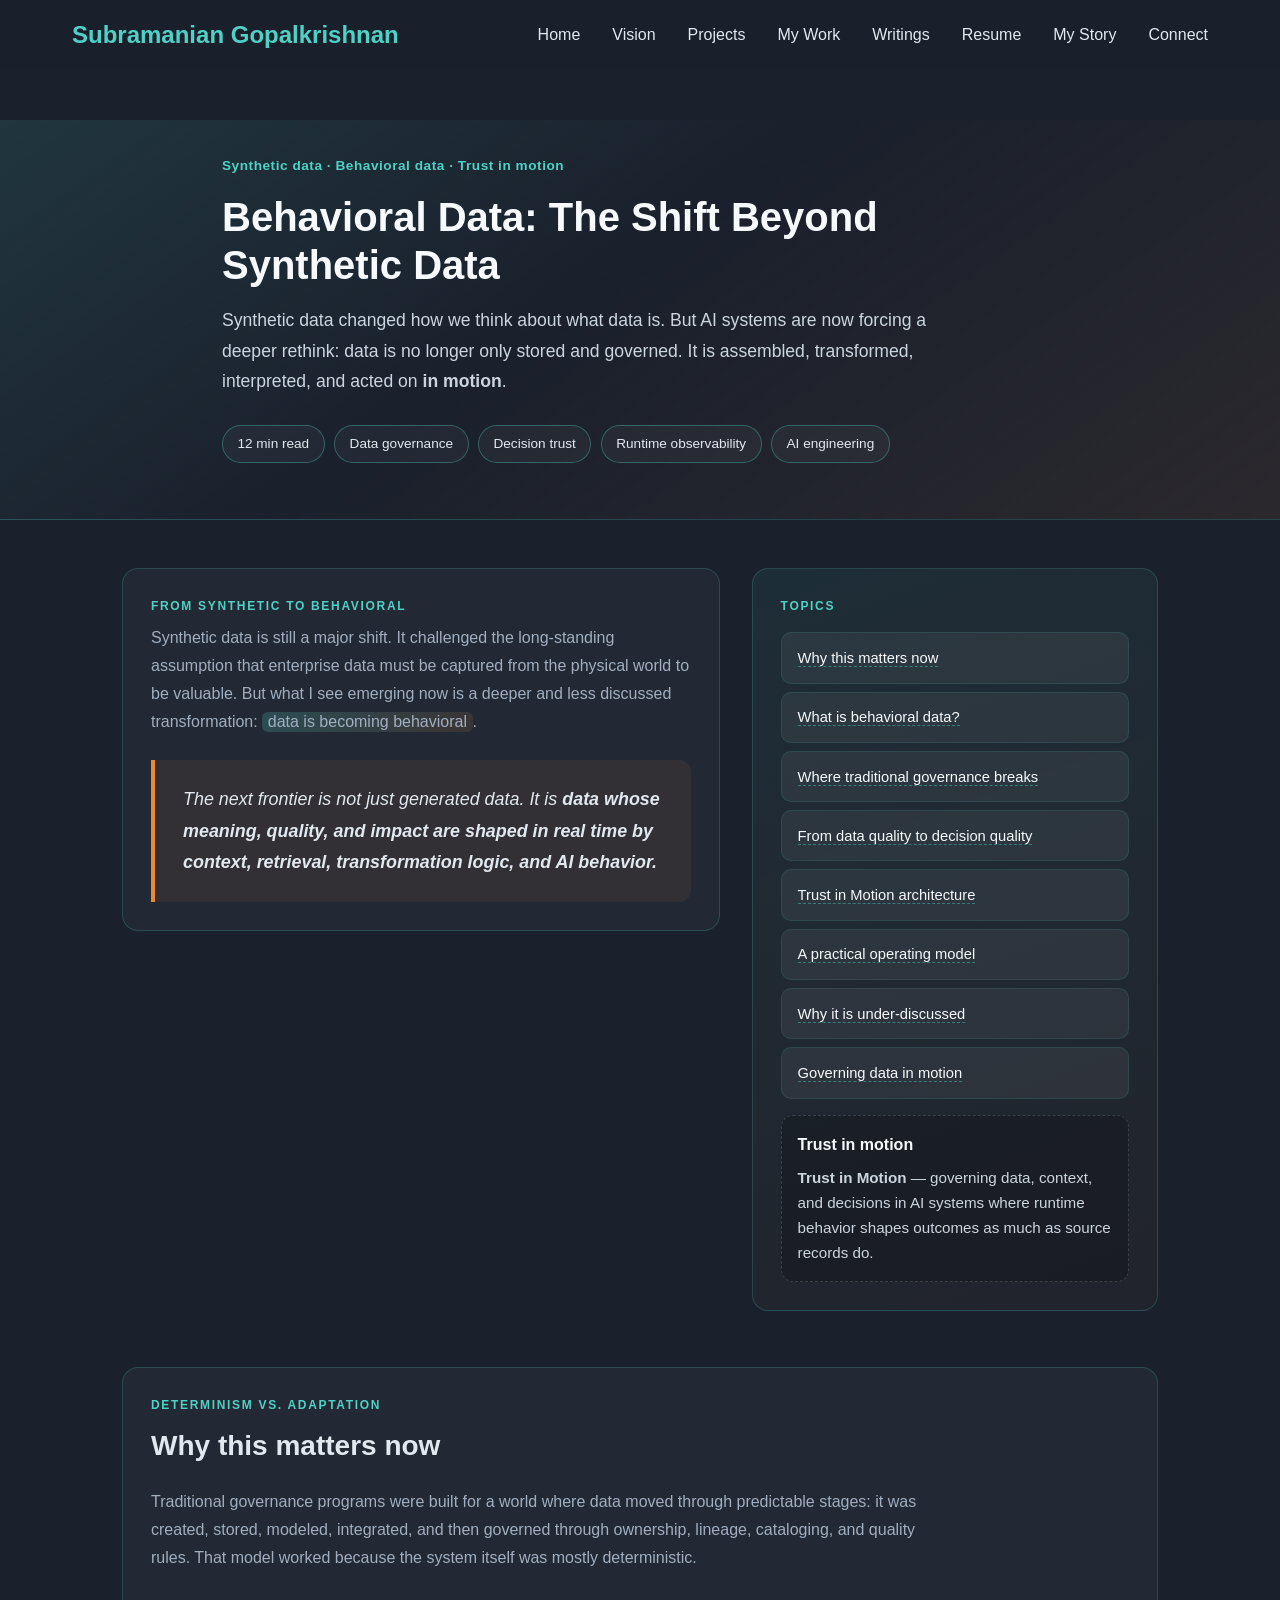
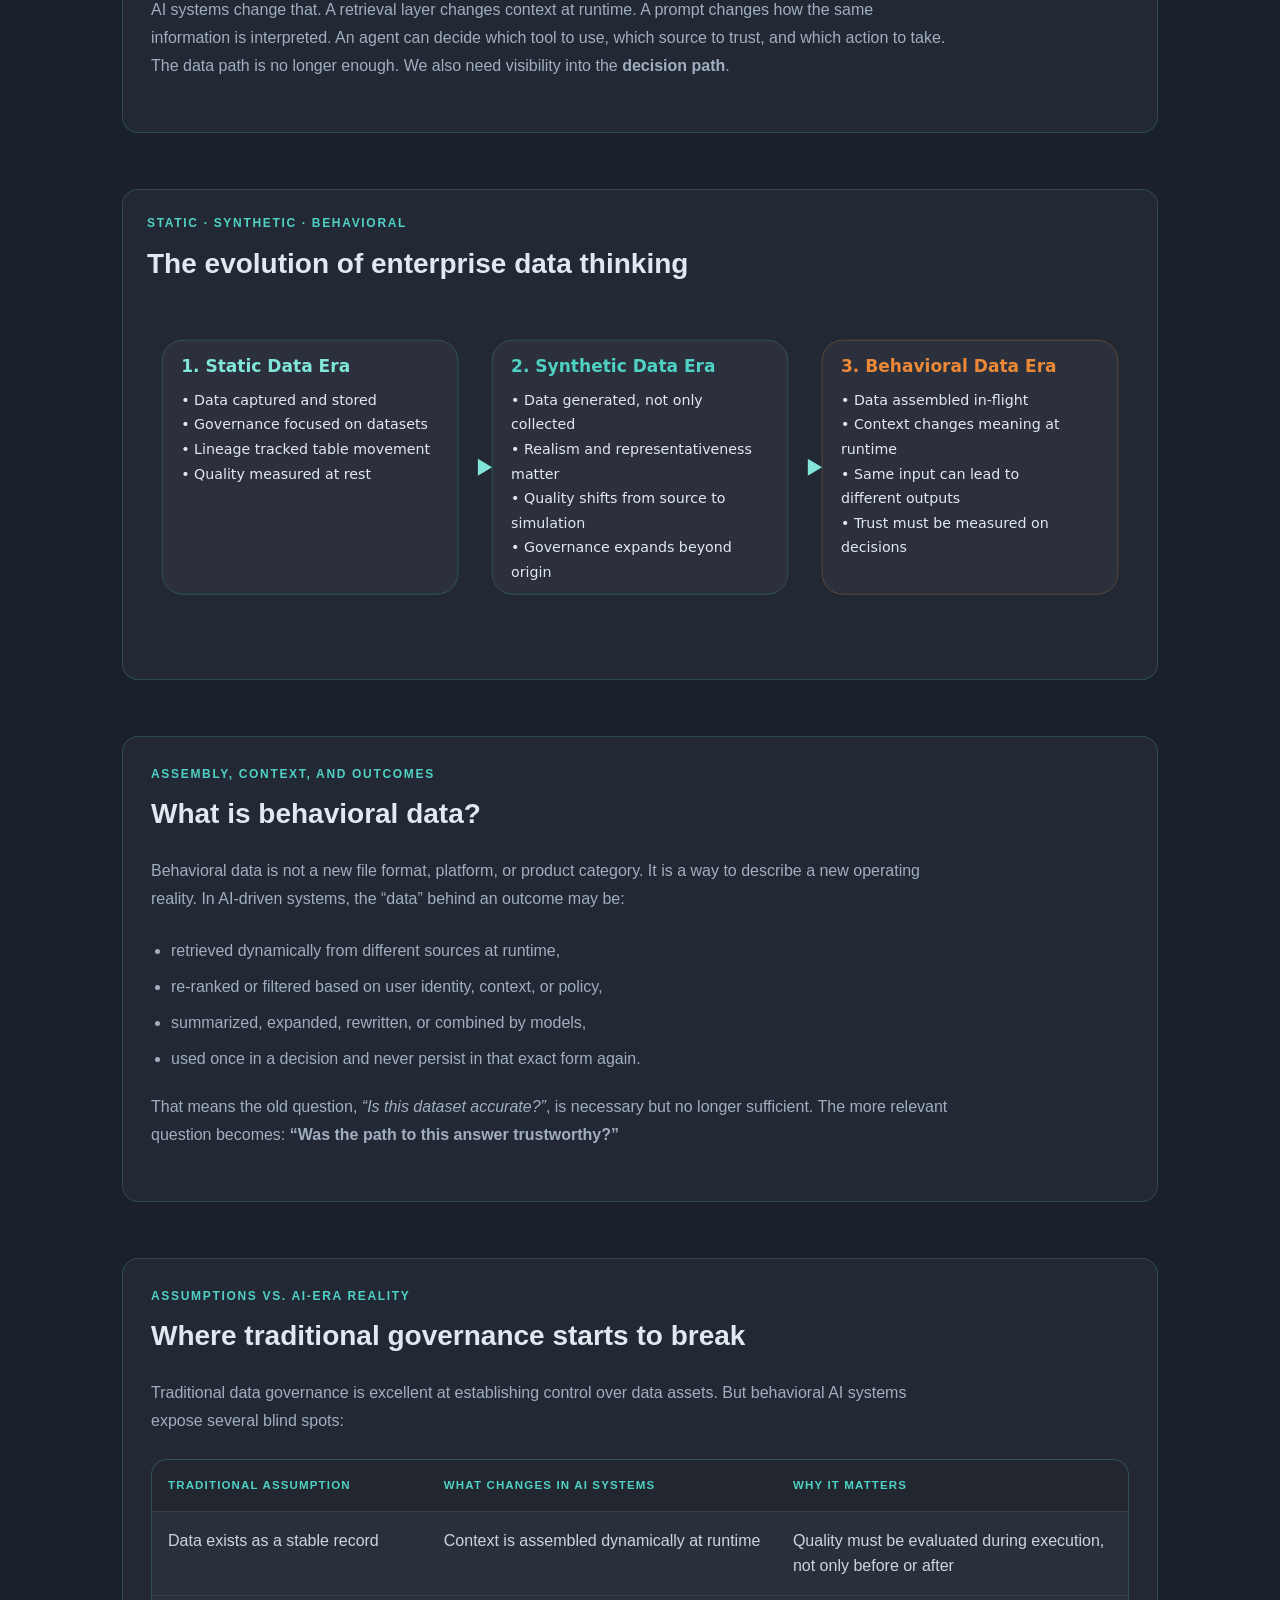
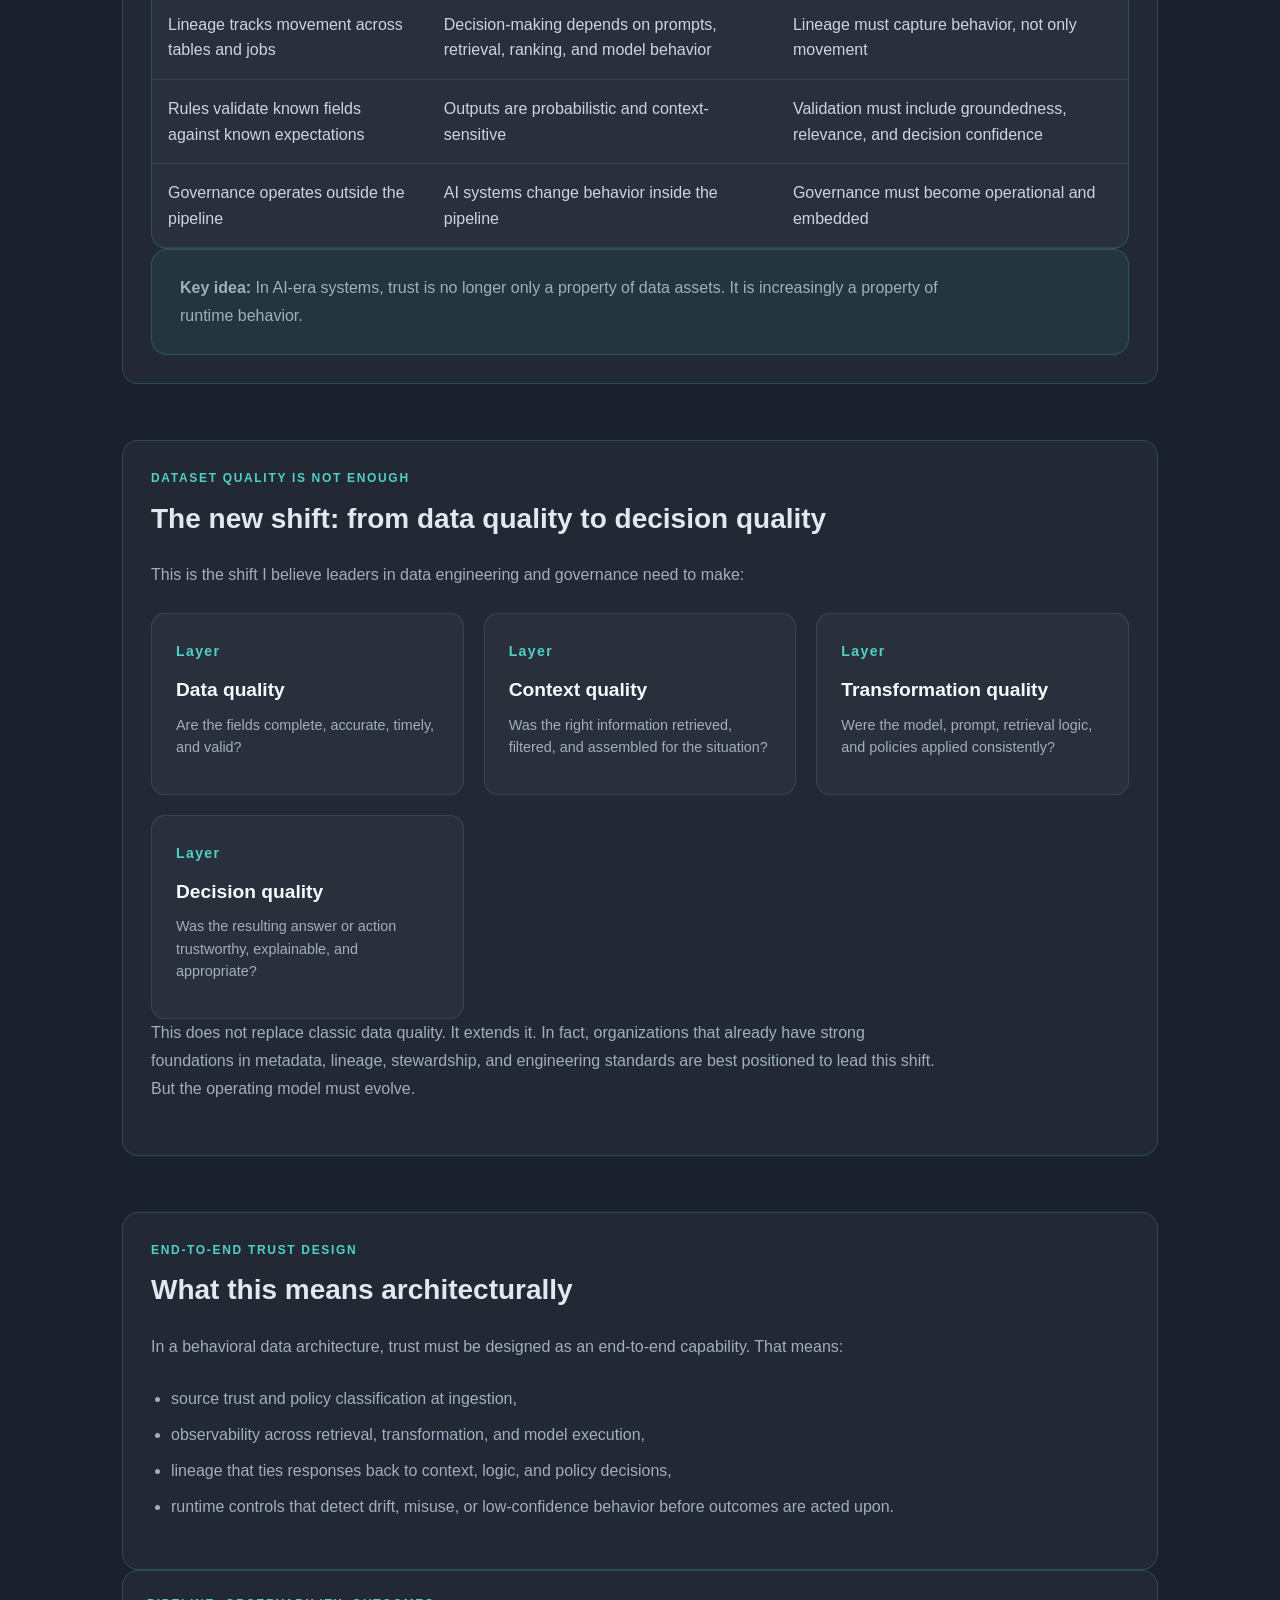
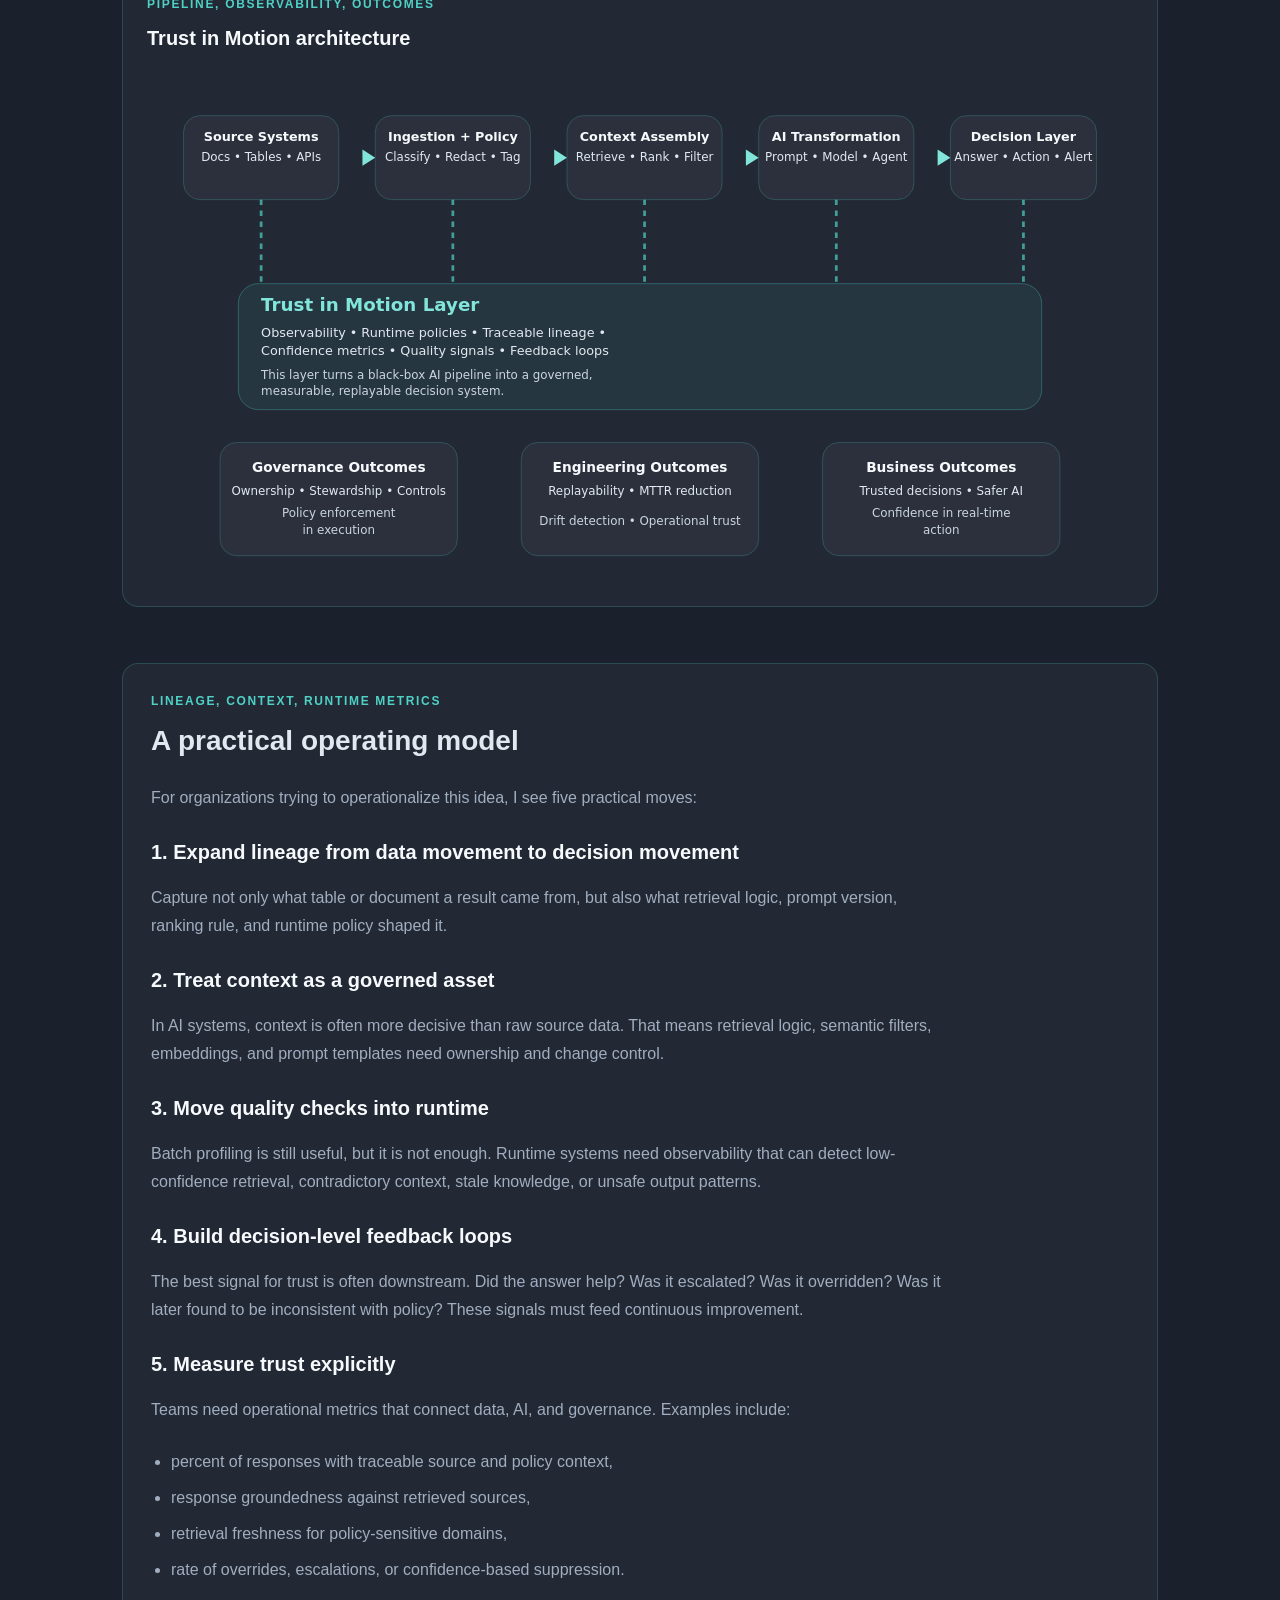
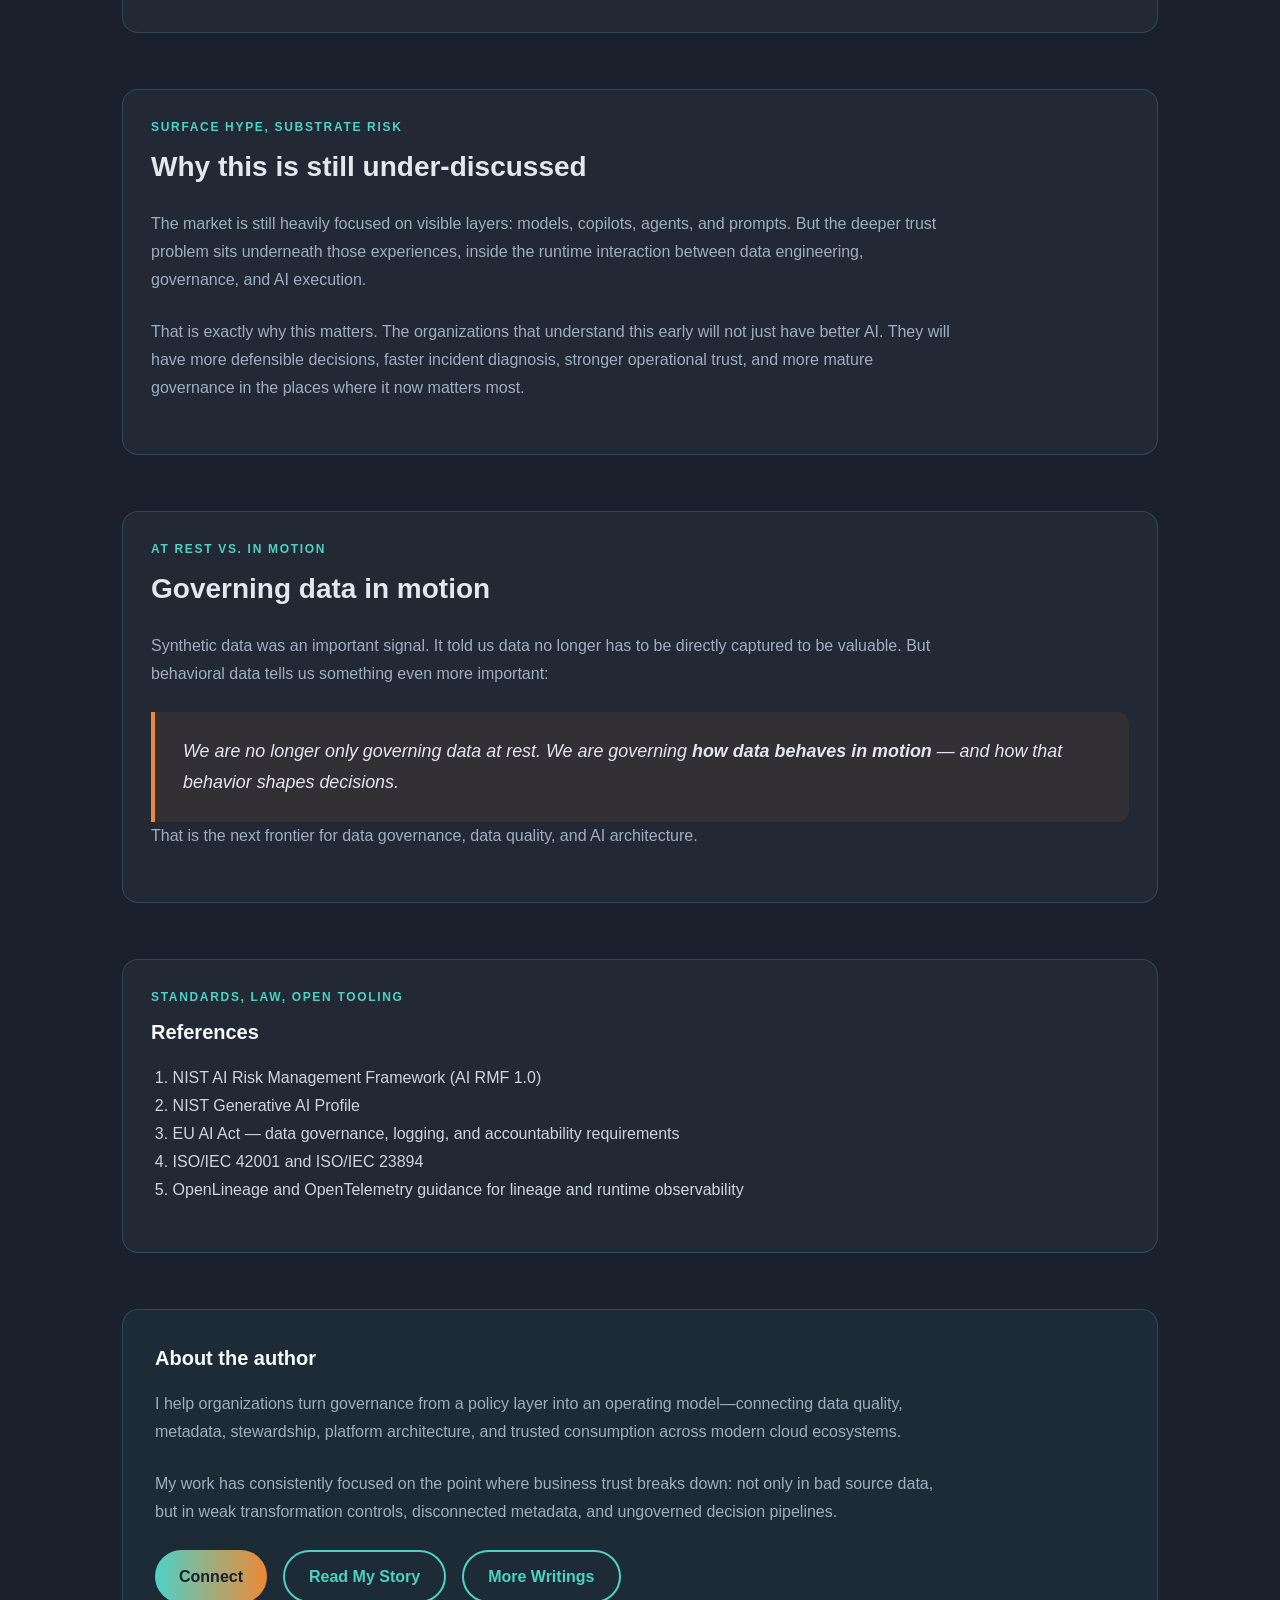
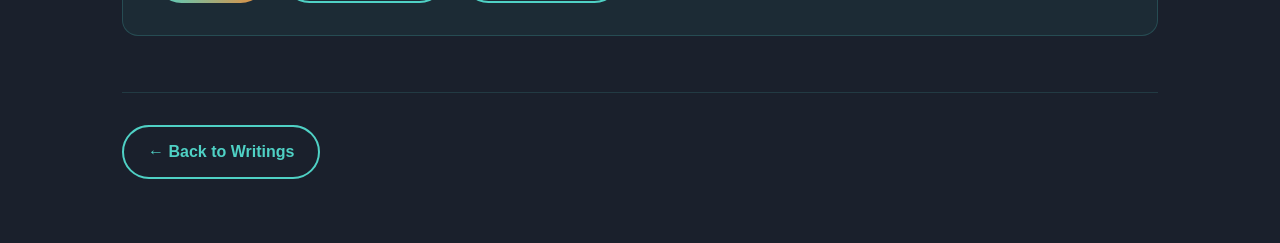
<file: writings/behavioral-data-trust-in-motion.html>
<!DOCTYPE html>
<html lang="en">
<head>
  <meta charset="UTF-8">
  <meta name="viewport" content="width=device-width, initial-scale=1.0">
  <meta name="referrer" content="strict-origin-when-cross-origin">
  <meta http-equiv="Content-Security-Policy" content="default-src 'self'; base-uri 'self'; img-src 'self' data: https:; font-src 'self' https://fonts.gstatic.com data:; style-src 'self' 'unsafe-inline' https://fonts.googleapis.com; script-src 'self' 'unsafe-inline' https://www.googletagmanager.com https://www.google-analytics.com; connect-src 'self' https://www.google-analytics.com https://analytics.google.com https://region1.google-analytics.com; frame-src https://www.youtube.com https://www.youtube-nocookie.com; object-src 'none'; upgrade-insecure-requests">
  <!-- Google tag (gtag.js) -->
  <script async src="https://www.googletagmanager.com/gtag/js?id=G-WVC6DH29QQ"></script>
  <script>
    window.dataLayer = window.dataLayer || [];
    function gtag(){dataLayer.push(arguments);}
    gtag('js', new Date());

    gtag('config', 'G-WVC6DH29QQ');
  </script>
  <title>Behavioral Data and Trust in Motion — Subramanian Gopalkrishnan</title>
  <meta name="description" content="A DrivenByData.pro article on behavioral data, synthetic data's next chapter, and governing trust in motion across retrieval, AI execution, and decisions.">
  <meta property="og:type" content="article">
  <meta property="og:url" content="https://www.drivenbydata.pro/writings/behavioral-data-trust-in-motion.html">
  <meta property="og:title" content="Behavioral Data: The Shift Beyond Synthetic Data">
  <meta property="og:description" content="Why the next frontier is not only generated data—but data whose meaning and trust are shaped in motion by context, retrieval, and AI behavior.">
  <meta property="og:image" content="https://www.drivenbydata.pro/images/hero-profile-og.png">

  <link rel="preconnect" href="https://fonts.googleapis.com">
  <link rel="preconnect" href="https://fonts.gstatic.com" crossorigin>
  <link href="https://fonts.googleapis.com/css2?family=Inter:wght@300;400;500;600;700&display=swap" rel="stylesheet">
  <link rel="icon" href="data:image/svg+xml,<svg xmlns='http://www.w3.org/2000/svg' viewBox='0 0 100 100'><rect width='100' height='100' rx='10' fill='%231A202C'/><text x='50%' y='54%' dominant-baseline='central' text-anchor='middle' font-size='65' font-weight='600' font-family='Inter, sans-serif' fill='%23ED8936'>S</text></svg>">
  <link rel="stylesheet" href="../style.css">
</head>
<body data-page="article">
  <div id="header-placeholder"></div>

  <article class="article-page page-container">
    <header class="article-hero">
      <div class="container article-hero-inner">
        <p class="article-kicker">Synthetic data · Behavioral data · Trust in motion</p>
        <h1 class="article-title">Behavioral Data: The Shift Beyond Synthetic Data</h1>
        <p class="article-lead">
          Synthetic data changed how we think about what data is. But AI systems are now forcing a deeper rethink:
          data is no longer only stored and governed. It is assembled, transformed, interpreted, and acted on <strong>in motion</strong>.
        </p>
        <div class="article-tags">
          <span>12 min read</span>
          <span>Data governance</span>
          <span>Decision trust</span>
          <span>Runtime observability</span>
          <span>AI engineering</span>
        </div>
      </div>
    </header>

    <div class="container article-body">

      <section class="article-section">
        <div class="article-split">
          <div class="article-panel">
            <p class="article-label">From synthetic to behavioral</p>
            <p class="article-prose">
              Synthetic data is still a major shift. It challenged the long-standing assumption that enterprise data must be captured from the physical world to be valuable.
              But what I see emerging now is a deeper and less discussed transformation: <span class="article-highlight">data is becoming behavioral</span>.
            </p>
            <blockquote class="article-pullquote">
              The next frontier is not just generated data. It is <strong>data whose meaning, quality, and impact are shaped in real time by context, retrieval, transformation logic, and AI behavior.</strong>
            </blockquote>
          </div>
          <aside class="article-panel article-panel-accent">
            <p class="article-label">Topics</p>
            <ul class="article-summary-list article-toc" aria-label="Sections in this article">
              <li><a class="article-toc-link" href="#why-this-matters">Why this matters now</a></li>
              <li><a class="article-toc-link" href="#behavioral-data">What is behavioral data?</a></li>
              <li><a class="article-toc-link" href="#where-traditional-governance-breaks">Where traditional governance breaks</a></li>
              <li><a class="article-toc-link" href="#new-shift">From data quality to decision quality</a></li>
              <li><a class="article-toc-link" href="#architecture">Trust in Motion architecture</a></li>
              <li><a class="article-toc-link" href="#operating-model">A practical operating model</a></li>
              <li><a class="article-toc-link" href="#why-few-people-are-discussing">Why it is under-discussed</a></li>
              <li><a class="article-toc-link" href="#closing">Governing data in motion</a></li>
            </ul>
            <div class="article-soft-box">
              <h4>Trust in motion</h4>
              <p>
                <strong>Trust in Motion</strong> — governing data, context, and decisions in AI systems where runtime behavior shapes outcomes as much as source records do.
              </p>
            </div>
          </aside>
        </div>
      </section>

      <section class="article-section" id="why-this-matters">
        <div class="article-panel">
          <p class="article-label">Determinism vs. adaptation</p>
          <h2 class="article-h2">Why this matters now</h2>
          <p class="article-prose">
            Traditional governance programs were built for a world where data moved through predictable stages:
            it was created, stored, modeled, integrated, and then governed through ownership, lineage, cataloging, and quality rules.
            That model worked because the system itself was mostly deterministic.
          </p>
          <p class="article-prose">
            AI systems change that. A retrieval layer changes context at runtime. A prompt changes how the same information is interpreted.
            An agent can decide which tool to use, which source to trust, and which action to take. The data path is no longer enough.
            We also need visibility into the <strong>decision path</strong>.
          </p>
        </div>
      </section>

      <section class="article-section">
        <div class="article-panel article-diagram">
          <p class="article-label">Static · Synthetic · Behavioral</p>
          <h2 class="article-h2">The evolution of enterprise data thinking</h2>
          <svg viewBox="0 0 1040 368" width="100%" text-rendering="optimizeLegibility" role="img" aria-label="Three eras: static data, synthetic data, and behavioral data">
            <defs>
              <linearGradient id="bd-g1" x1="0" y1="0" x2="1" y2="1">
                <stop offset="0%" stop-color="#4FD1C5"/>
                <stop offset="100%" stop-color="#ED8936"/>
              </linearGradient>
            </defs>
            <!-- Taller + slightly wider panels for 15px body / 18px titles (article-scale type) -->
            <rect x="16" y="36" rx="22" ry="22" width="312" height="268" fill="rgba(255,255,255,0.04)" stroke="rgba(79,209,197,0.25)"/>
            <rect x="364" y="36" rx="22" ry="22" width="312" height="268" fill="rgba(255,255,255,0.04)" stroke="rgba(79,209,197,0.25)"/>
            <rect x="712" y="36" rx="22" ry="22" width="312" height="268" fill="rgba(255,255,255,0.04)" stroke="rgba(237,137,54,0.3)"/>

            <text x="36" y="70" fill="#81E6D9" font-size="18" font-weight="700" font-family="Inter, system-ui, sans-serif">1. Static Data Era</text>
            <text font-size="15" fill="#E2E8F0" font-weight="500" font-family="Inter, system-ui, sans-serif">
              <tspan x="36" y="104">• Data captured and stored</tspan>
              <tspan x="36" y="130">• Governance focused on datasets</tspan>
              <tspan x="36" y="156">• Lineage tracked table movement</tspan>
              <tspan x="36" y="182">• Quality measured at rest</tspan>
            </text>

            <text x="384" y="70" fill="#4FD1C5" font-size="18" font-weight="700" font-family="Inter, system-ui, sans-serif">2. Synthetic Data Era</text>
            <text font-size="15" fill="#E2E8F0" font-weight="500" font-family="Inter, system-ui, sans-serif">
              <tspan x="384" y="104">• Data generated, not only</tspan>
              <tspan x="384" y="130">collected</tspan>
              <tspan x="384" y="156">• Realism and representativeness</tspan>
              <tspan x="384" y="182">matter</tspan>
              <tspan x="384" y="208">• Quality shifts from source to</tspan>
              <tspan x="384" y="234">simulation</tspan>
              <tspan x="384" y="260">• Governance expands beyond</tspan>
              <tspan x="384" y="286">origin</tspan>
            </text>

            <text x="732" y="70" fill="#ED8936" font-size="18" font-weight="700" font-family="Inter, system-ui, sans-serif">3. Behavioral Data Era</text>
            <text font-size="15" fill="#E2E8F0" font-weight="500" font-family="Inter, system-ui, sans-serif">
              <tspan x="732" y="104">• Data assembled in-flight</tspan>
              <tspan x="732" y="130">• Context changes meaning at</tspan>
              <tspan x="732" y="156">runtime</tspan>
              <tspan x="732" y="182">• Same input can lead to</tspan>
              <tspan x="732" y="208">different outputs</tspan>
              <tspan x="732" y="234">• Trust must be measured on</tspan>
              <tspan x="732" y="260">decisions</tspan>
            </text>

            <line x1="328" y1="170" x2="364" y2="170" stroke="url(#bd-g1)" stroke-width="4"/>
            <polygon points="364,170 349,161 349,179" fill="#81E6D9"/>
            <line x1="676" y1="170" x2="712" y2="170" stroke="url(#bd-g1)" stroke-width="4"/>
            <polygon points="712,170 697,161 697,179" fill="#81E6D9"/>
          </svg>
        </div>
      </section>

      <section class="article-section" id="behavioral-data">
        <div class="article-panel">
          <p class="article-label">Assembly, context, and outcomes</p>
          <h2 class="article-h2">What is behavioral data?</h2>
          <p class="article-prose">
            Behavioral data is not a new file format, platform, or product category. It is a way to describe a new operating reality.
            In AI-driven systems, the “data” behind an outcome may be:
          </p>
          <ul class="article-prose-list">
            <li>retrieved dynamically from different sources at runtime,</li>
            <li>re-ranked or filtered based on user identity, context, or policy,</li>
            <li>summarized, expanded, rewritten, or combined by models,</li>
            <li>used once in a decision and never persist in that exact form again.</li>
          </ul>
          <p class="article-prose">
            That means the old question, <em>“Is this dataset accurate?”</em>, is necessary but no longer sufficient.
            The more relevant question becomes: <strong>“Was the path to this answer trustworthy?”</strong>
          </p>
        </div>
      </section>

      <section class="article-section" id="where-traditional-governance-breaks">
        <div class="article-panel">
          <p class="article-label">Assumptions vs. AI-era reality</p>
          <h2 class="article-h2">Where traditional governance starts to break</h2>
          <p class="article-prose">
            Traditional data governance is excellent at establishing control over data assets. But behavioral AI systems expose several blind spots:
          </p>
          <div class="article-table-wrap">
            <table>
              <thead>
                <tr>
                  <th>Traditional assumption</th>
                  <th>What changes in AI systems</th>
                  <th>Why it matters</th>
                </tr>
              </thead>
              <tbody>
                <tr>
                  <td>Data exists as a stable record</td>
                  <td>Context is assembled dynamically at runtime</td>
                  <td>Quality must be evaluated during execution, not only before or after</td>
                </tr>
                <tr>
                  <td>Lineage tracks movement across tables and jobs</td>
                  <td>Decision-making depends on prompts, retrieval, ranking, and model behavior</td>
                  <td>Lineage must capture behavior, not only movement</td>
                </tr>
                <tr>
                  <td>Rules validate known fields against known expectations</td>
                  <td>Outputs are probabilistic and context-sensitive</td>
                  <td>Validation must include groundedness, relevance, and decision confidence</td>
                </tr>
                <tr>
                  <td>Governance operates outside the pipeline</td>
                  <td>AI systems change behavior inside the pipeline</td>
                  <td>Governance must become operational and embedded</td>
                </tr>
              </tbody>
            </table>
          </div>
          <div class="article-insight-strip">
            <p class="article-prose">
              <strong>Key idea:</strong> In AI-era systems, trust is no longer only a property of data assets. It is increasingly a property of runtime behavior.
            </p>
          </div>
        </div>
      </section>

      <section class="article-section" id="new-shift">
        <div class="article-panel">
          <p class="article-label">Dataset quality is not enough</p>
          <h2 class="article-h2">The new shift: from data quality to decision quality</h2>
          <p class="article-prose">
            This is the shift I believe leaders in data engineering and governance need to make:
          </p>
          <div class="article-detail-grid">
            <div class="article-detail-card">
              <span class="article-detail-num">Layer</span>
              <h3 class="article-h3">Data quality</h3>
              <p>Are the fields complete, accurate, timely, and valid?</p>
            </div>
            <div class="article-detail-card">
              <span class="article-detail-num">Layer</span>
              <h3 class="article-h3">Context quality</h3>
              <p>Was the right information retrieved, filtered, and assembled for the situation?</p>
            </div>
            <div class="article-detail-card">
              <span class="article-detail-num">Layer</span>
              <h3 class="article-h3">Transformation quality</h3>
              <p>Were the model, prompt, retrieval logic, and policies applied consistently?</p>
            </div>
            <div class="article-detail-card">
              <span class="article-detail-num">Layer</span>
              <h3 class="article-h3">Decision quality</h3>
              <p>Was the resulting answer or action trustworthy, explainable, and appropriate?</p>
            </div>
          </div>
          <p class="article-prose">
            This does not replace classic data quality. It extends it.
            In fact, organizations that already have strong foundations in metadata, lineage, stewardship, and engineering standards are best positioned to lead this shift.
            But the operating model must evolve.
          </p>
        </div>
      </section>

      <section class="article-section" id="architecture">
        <div class="article-panel">
          <p class="article-label">End-to-end trust design</p>
          <h2 class="article-h2">What this means architecturally</h2>
          <p class="article-prose">
            In a behavioral data architecture, trust must be designed as an end-to-end capability. That means:
          </p>
          <ul class="article-prose-list">
            <li>source trust and policy classification at ingestion,</li>
            <li>observability across retrieval, transformation, and model execution,</li>
            <li>lineage that ties responses back to context, logic, and policy decisions,</li>
            <li>runtime controls that detect drift, misuse, or low-confidence behavior before outcomes are acted upon.</li>
          </ul>
        </div>
        <div class="article-panel article-diagram">
          <p class="article-label">Pipeline, observability, outcomes</p>
          <h3 class="article-h3">Trust in Motion architecture</h3>
          <svg viewBox="0 0 1080 560" width="100%" text-rendering="optimizeLegibility" role="img" aria-label="Layers from source systems through AI transformation to outcomes, with a trust in motion observability band">
            <defs>
              <linearGradient id="bd-g2" x1="0" y1="0" x2="1" y2="1">
                <stop offset="0%" stop-color="#4FD1C5"/>
                <stop offset="100%" stop-color="#ED8936"/>
              </linearGradient>
            </defs>

            <!-- Top row: labels centered; secondary line matches article body contrast -->
            <rect x="40" y="50" rx="18" ry="18" width="170" height="92" fill="rgba(255,255,255,0.04)" stroke="rgba(79,209,197,0.25)"/>
            <rect x="250" y="50" rx="18" ry="18" width="170" height="92" fill="rgba(255,255,255,0.04)" stroke="rgba(79,209,197,0.25)"/>
            <rect x="460" y="50" rx="18" ry="18" width="170" height="92" fill="rgba(255,255,255,0.04)" stroke="rgba(79,209,197,0.25)"/>
            <rect x="670" y="50" rx="18" ry="18" width="170" height="92" fill="rgba(255,255,255,0.04)" stroke="rgba(79,209,197,0.25)"/>
            <rect x="880" y="50" rx="18" ry="18" width="160" height="92" fill="rgba(255,255,255,0.04)" stroke="rgba(79,209,197,0.25)"/>

            <text text-anchor="middle" x="125" y="78" fill="#F7FAFC" font-size="14" font-weight="700" font-family="Inter, system-ui, sans-serif">Source Systems</text>
            <text text-anchor="middle" x="125" y="100" fill="#E2E8F0" font-size="13" font-weight="500" font-family="Inter, system-ui, sans-serif">Docs • Tables • APIs</text>

            <text text-anchor="middle" x="335" y="78" fill="#F7FAFC" font-size="14" font-weight="700" font-family="Inter, system-ui, sans-serif">Ingestion + Policy</text>
            <text text-anchor="middle" x="335" y="100" fill="#E2E8F0" font-size="13" font-weight="500" font-family="Inter, system-ui, sans-serif">Classify • Redact • Tag</text>

            <text text-anchor="middle" x="545" y="78" fill="#F7FAFC" font-size="14" font-weight="700" font-family="Inter, system-ui, sans-serif">Context Assembly</text>
            <text text-anchor="middle" x="545" y="100" fill="#E2E8F0" font-size="13" font-weight="500" font-family="Inter, system-ui, sans-serif">Retrieve • Rank • Filter</text>

            <text text-anchor="middle" x="755" y="78" fill="#F7FAFC" font-size="14" font-weight="700" font-family="Inter, system-ui, sans-serif">AI Transformation</text>
            <text text-anchor="middle" x="755" y="100" fill="#E2E8F0" font-size="13" font-weight="500" font-family="Inter, system-ui, sans-serif">Prompt • Model • Agent</text>

            <text text-anchor="middle" x="960" y="78" fill="#F7FAFC" font-size="14" font-weight="700" font-family="Inter, system-ui, sans-serif">Decision Layer</text>
            <text text-anchor="middle" x="960" y="100" fill="#E2E8F0" font-size="13" font-weight="500" font-family="Inter, system-ui, sans-serif">Answer • Action • Alert</text>

            <line x1="210" y1="96" x2="250" y2="96" stroke="url(#bd-g2)" stroke-width="4"/>
            <polygon points="250,96 236,87 236,105" fill="#81E6D9"/>
            <line x1="420" y1="96" x2="460" y2="96" stroke="url(#bd-g2)" stroke-width="4"/>
            <polygon points="460,96 446,87 446,105" fill="#81E6D9"/>
            <line x1="630" y1="96" x2="670" y2="96" stroke="url(#bd-g2)" stroke-width="4"/>
            <polygon points="670,96 656,87 656,105" fill="#81E6D9"/>
            <line x1="840" y1="96" x2="880" y2="96" stroke="url(#bd-g2)" stroke-width="4"/>
            <polygon points="880,96 866,87 866,105" fill="#81E6D9"/>

            <!-- Trust band -->
            <rect x="100" y="234" rx="22" ry="22" width="880" height="138" fill="rgba(79,209,197,0.08)" stroke="rgba(79,209,197,0.35)"/>
            <text x="125" y="264" fill="#81E6D9" font-size="20" font-weight="700" font-family="Inter, system-ui, sans-serif">Trust in Motion Layer</text>
            <text font-size="14" fill="#E2E8F0" font-weight="500" font-family="Inter, system-ui, sans-serif">
              <tspan x="125" y="292">Observability • Runtime policies • Traceable lineage •</tspan>
              <tspan x="125" y="312">Confidence metrics • Quality signals • Feedback loops</tspan>
            </text>
            <text font-size="13" fill="#CBD5E0" font-weight="500" font-family="Inter, system-ui, sans-serif">
              <tspan x="125" y="338">This layer turns a black-box AI pipeline into a governed,</tspan>
              <tspan x="125" y="356">measurable, replayable decision system.</tspan>
            </text>

            <line x1="125" y1="142" x2="125" y2="234" stroke="#4FD1C5" stroke-width="3" stroke-dasharray="6 6" opacity="0.7"/>
            <line x1="335" y1="142" x2="335" y2="234" stroke="#4FD1C5" stroke-width="3" stroke-dasharray="6 6" opacity="0.7"/>
            <line x1="545" y1="142" x2="545" y2="234" stroke="#4FD1C5" stroke-width="3" stroke-dasharray="6 6" opacity="0.7"/>
            <line x1="755" y1="142" x2="755" y2="234" stroke="#4FD1C5" stroke-width="3" stroke-dasharray="6 6" opacity="0.7"/>
            <line x1="960" y1="142" x2="960" y2="234" stroke="#4FD1C5" stroke-width="3" stroke-dasharray="6 6" opacity="0.7"/>

            <!-- Bottom outcomes -->
            <rect x="80" y="408" rx="18" ry="18" width="260" height="124" fill="rgba(255,255,255,0.04)" stroke="rgba(79,209,197,0.25)"/>
            <rect x="410" y="408" rx="18" ry="18" width="260" height="124" fill="rgba(255,255,255,0.04)" stroke="rgba(79,209,197,0.25)"/>
            <rect x="740" y="408" rx="18" ry="18" width="260" height="124" fill="rgba(255,255,255,0.04)" stroke="rgba(79,209,197,0.25)"/>

            <text text-anchor="middle" x="210" y="440" fill="#F7FAFC" font-size="15" font-weight="700" font-family="Inter, system-ui, sans-serif">Governance Outcomes</text>
            <text text-anchor="middle" x="210" y="466" fill="#E2E8F0" font-size="13" font-weight="500" font-family="Inter, system-ui, sans-serif">Ownership • Stewardship • Controls</text>
            <text text-anchor="middle" x="210" y="490" fill="#CBD5E0" font-size="13" font-weight="500" font-family="Inter, system-ui, sans-serif">Policy enforcement</text>
            <text text-anchor="middle" x="210" y="508" fill="#CBD5E0" font-size="13" font-weight="500" font-family="Inter, system-ui, sans-serif">in execution</text>

            <text text-anchor="middle" x="540" y="440" fill="#F7FAFC" font-size="15" font-weight="700" font-family="Inter, system-ui, sans-serif">Engineering Outcomes</text>
            <text text-anchor="middle" x="540" y="466" fill="#E2E8F0" font-size="13" font-weight="500" font-family="Inter, system-ui, sans-serif">Replayability • MTTR reduction</text>
            <text text-anchor="middle" x="540" y="498" fill="#CBD5E0" font-size="13" font-weight="500" font-family="Inter, system-ui, sans-serif">Drift detection • Operational trust</text>

            <text text-anchor="middle" x="870" y="440" fill="#F7FAFC" font-size="15" font-weight="700" font-family="Inter, system-ui, sans-serif">Business Outcomes</text>
            <text text-anchor="middle" x="870" y="466" fill="#E2E8F0" font-size="13" font-weight="500" font-family="Inter, system-ui, sans-serif">Trusted decisions • Safer AI</text>
            <text text-anchor="middle" x="870" y="490" fill="#CBD5E0" font-size="13" font-weight="500" font-family="Inter, system-ui, sans-serif">Confidence in real-time</text>
            <text text-anchor="middle" x="870" y="508" fill="#CBD5E0" font-size="13" font-weight="500" font-family="Inter, system-ui, sans-serif">action</text>
          </svg>
        </div>
      </section>

      <section class="article-section" id="operating-model">
        <div class="article-panel">
          <p class="article-label">Lineage, context, runtime metrics</p>
          <h2 class="article-h2">A practical operating model</h2>
          <p class="article-prose">
            For organizations trying to operationalize this idea, I see five practical moves:
          </p>
          <h3 class="article-h3">1. Expand lineage from data movement to decision movement</h3>
          <p class="article-prose">
            Capture not only what table or document a result came from, but also what retrieval logic, prompt version, ranking rule, and runtime policy shaped it.
          </p>

          <h3 class="article-h3">2. Treat context as a governed asset</h3>
          <p class="article-prose">
            In AI systems, context is often more decisive than raw source data. That means retrieval logic, semantic filters, embeddings, and prompt templates need ownership and change control.
          </p>

          <h3 class="article-h3">3. Move quality checks into runtime</h3>
          <p class="article-prose">
            Batch profiling is still useful, but it is not enough. Runtime systems need observability that can detect low-confidence retrieval, contradictory context, stale knowledge, or unsafe output patterns.
          </p>

          <h3 class="article-h3">4. Build decision-level feedback loops</h3>
          <p class="article-prose">
            The best signal for trust is often downstream. Did the answer help? Was it escalated? Was it overridden? Was it later found to be inconsistent with policy? These signals must feed continuous improvement.
          </p>

          <h3 class="article-h3">5. Measure trust explicitly</h3>
          <p class="article-prose">
            Teams need operational metrics that connect data, AI, and governance. Examples include:
          </p>
          <ul class="article-prose-list">
            <li>percent of responses with traceable source and policy context,</li>
            <li>response groundedness against retrieved sources,</li>
            <li>retrieval freshness for policy-sensitive domains,</li>
            <li>rate of overrides, escalations, or confidence-based suppression.</li>
          </ul>
        </div>
      </section>

      <section class="article-section" id="why-few-people-are-discussing">
        <div class="article-panel">
          <p class="article-label">Surface hype, substrate risk</p>
          <h2 class="article-h2">Why this is still under-discussed</h2>
          <p class="article-prose">
            The market is still heavily focused on visible layers: models, copilots, agents, and prompts.
            But the deeper trust problem sits underneath those experiences, inside the runtime interaction between data engineering, governance, and AI execution.
          </p>
          <p class="article-prose">
            That is exactly why this matters. The organizations that understand this early will not just have better AI.
            They will have more defensible decisions, faster incident diagnosis, stronger operational trust, and more mature governance in the places where it now matters most.
          </p>
        </div>
      </section>

      <section class="article-section" id="closing">
        <div class="article-panel">
          <p class="article-label">At rest vs. in motion</p>
          <h2 class="article-h2">Governing data in motion</h2>
          <p class="article-prose">
            Synthetic data was an important signal. It told us data no longer has to be directly captured to be valuable.
            But behavioral data tells us something even more important:
          </p>
          <blockquote class="article-pullquote">
            We are no longer only governing data at rest. We are governing <strong>how data behaves in motion</strong> — and how that behavior shapes decisions.
          </blockquote>
          <p class="article-prose">
            That is the next frontier for data governance, data quality, and AI architecture.
          </p>
        </div>
      </section>

      <section class="article-section">
        <div class="article-panel">
          <p class="article-label">Standards, law, open tooling</p>
          <h3 class="article-h3">References</h3>
          <ol style="margin:0 0 1.25rem; padding-left:1.35rem; color:#CBD5E0; line-height:1.75;">
            <li>NIST AI Risk Management Framework (AI RMF 1.0)</li>
            <li>NIST Generative AI Profile</li>
            <li>EU AI Act — data governance, logging, and accountability requirements</li>
            <li>ISO/IEC 42001 and ISO/IEC 23894</li>
            <li>OpenLineage and OpenTelemetry guidance for lineage and runtime observability</li>
          </ol>
        </div>
      </section>

      <section class="article-section">
        <div class="article-at-a-glance">
          <h3 class="article-h3">About the author</h3>
          <p class="article-prose">
            I help organizations turn governance from a policy layer into an operating model—connecting data quality,
            metadata, stewardship, platform architecture, and trusted consumption across modern cloud ecosystems.
          </p>
          <p class="article-prose article-prose--tight">
            My work has consistently focused on the point where business trust breaks down: not only in bad source data,
            but in weak transformation controls, disconnected metadata, and ungoverned decision pipelines.
          </p>
          <div class="article-author-actions">
            <a href="../index.html#contact" class="article-cta-btn article-cta-btn--primary">Connect</a>
            <a href="../story.html" class="article-cta-btn article-cta-btn--secondary">Read My Story</a>
            <a href="../index.html#writings" class="article-cta-btn article-cta-btn--secondary">More Writings</a>
          </div>
        </div>
      </section>

      <nav class="article-back">
        <a href="../index.html#writings" class="secondary-button">← Back to Writings</a>
      </nav>
    </div>
  </article>

  <script src="../script.js"></script>
</body>
</html>
</file>
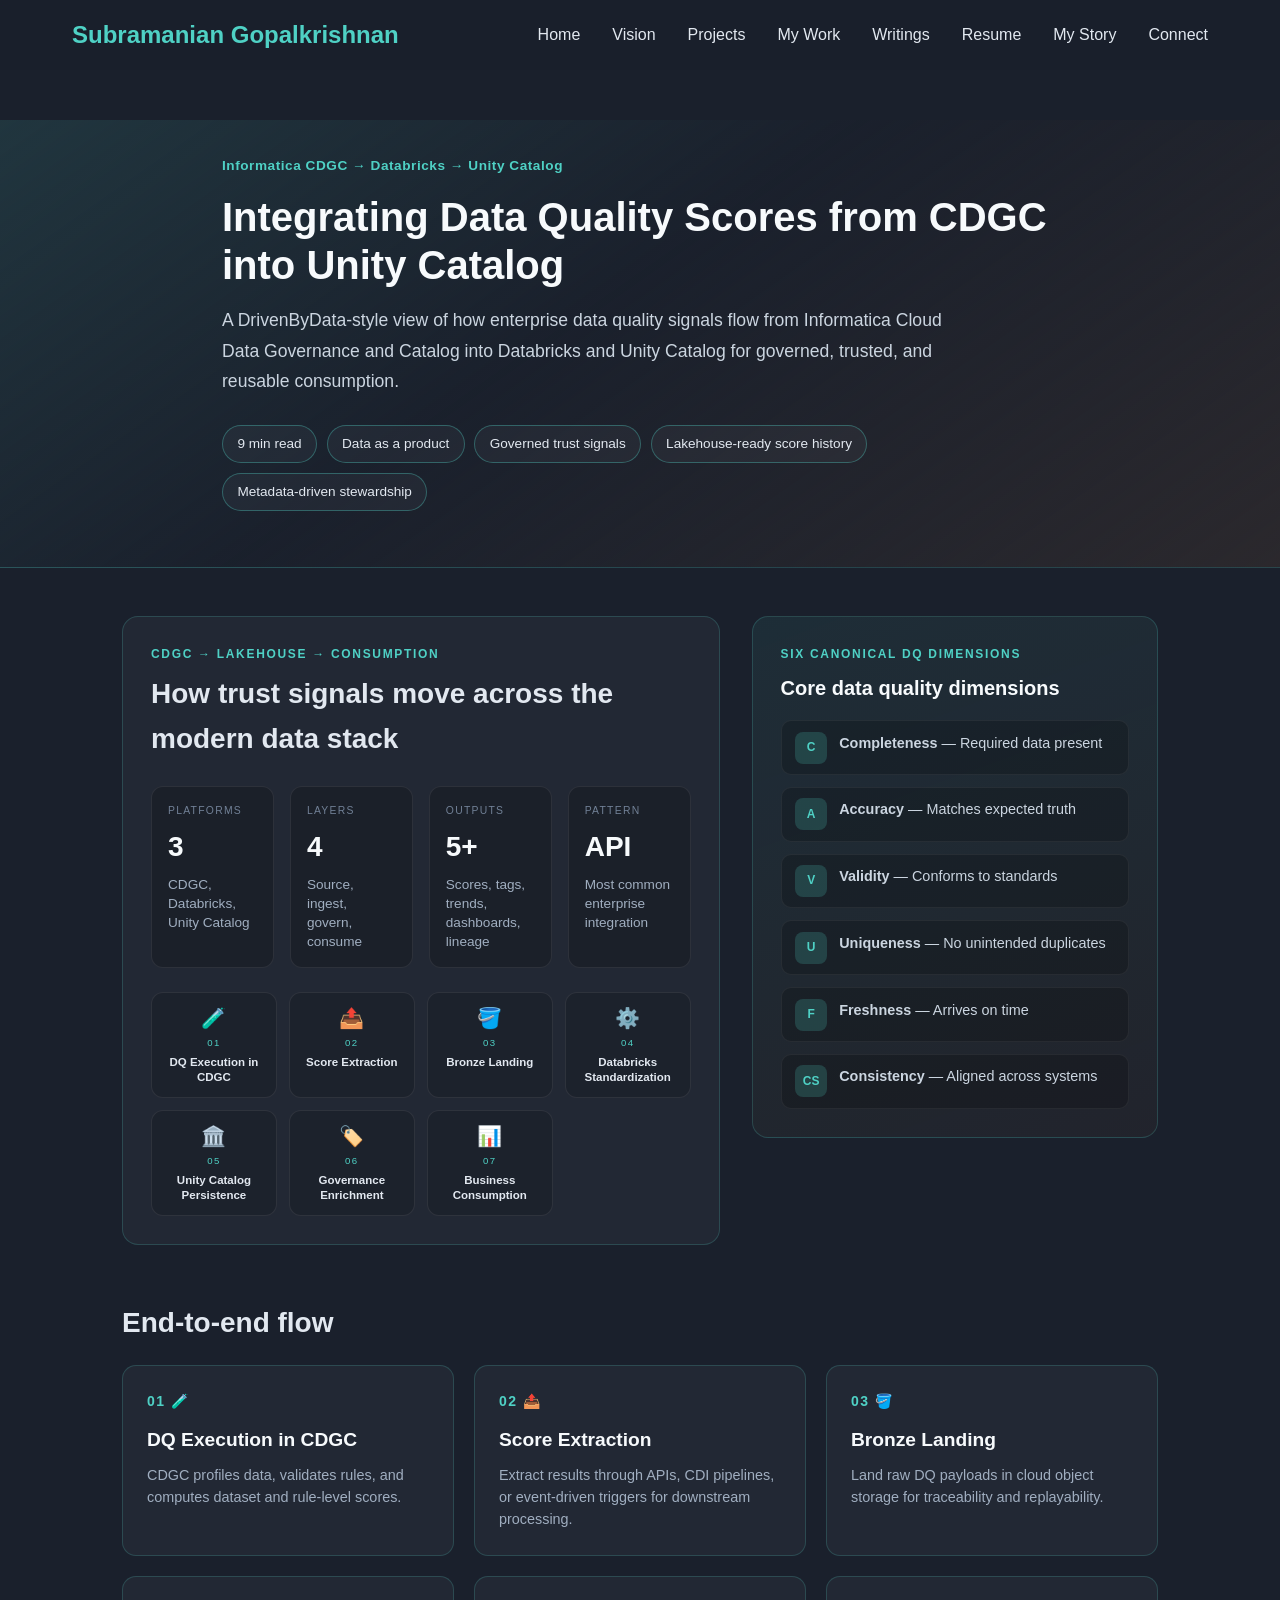
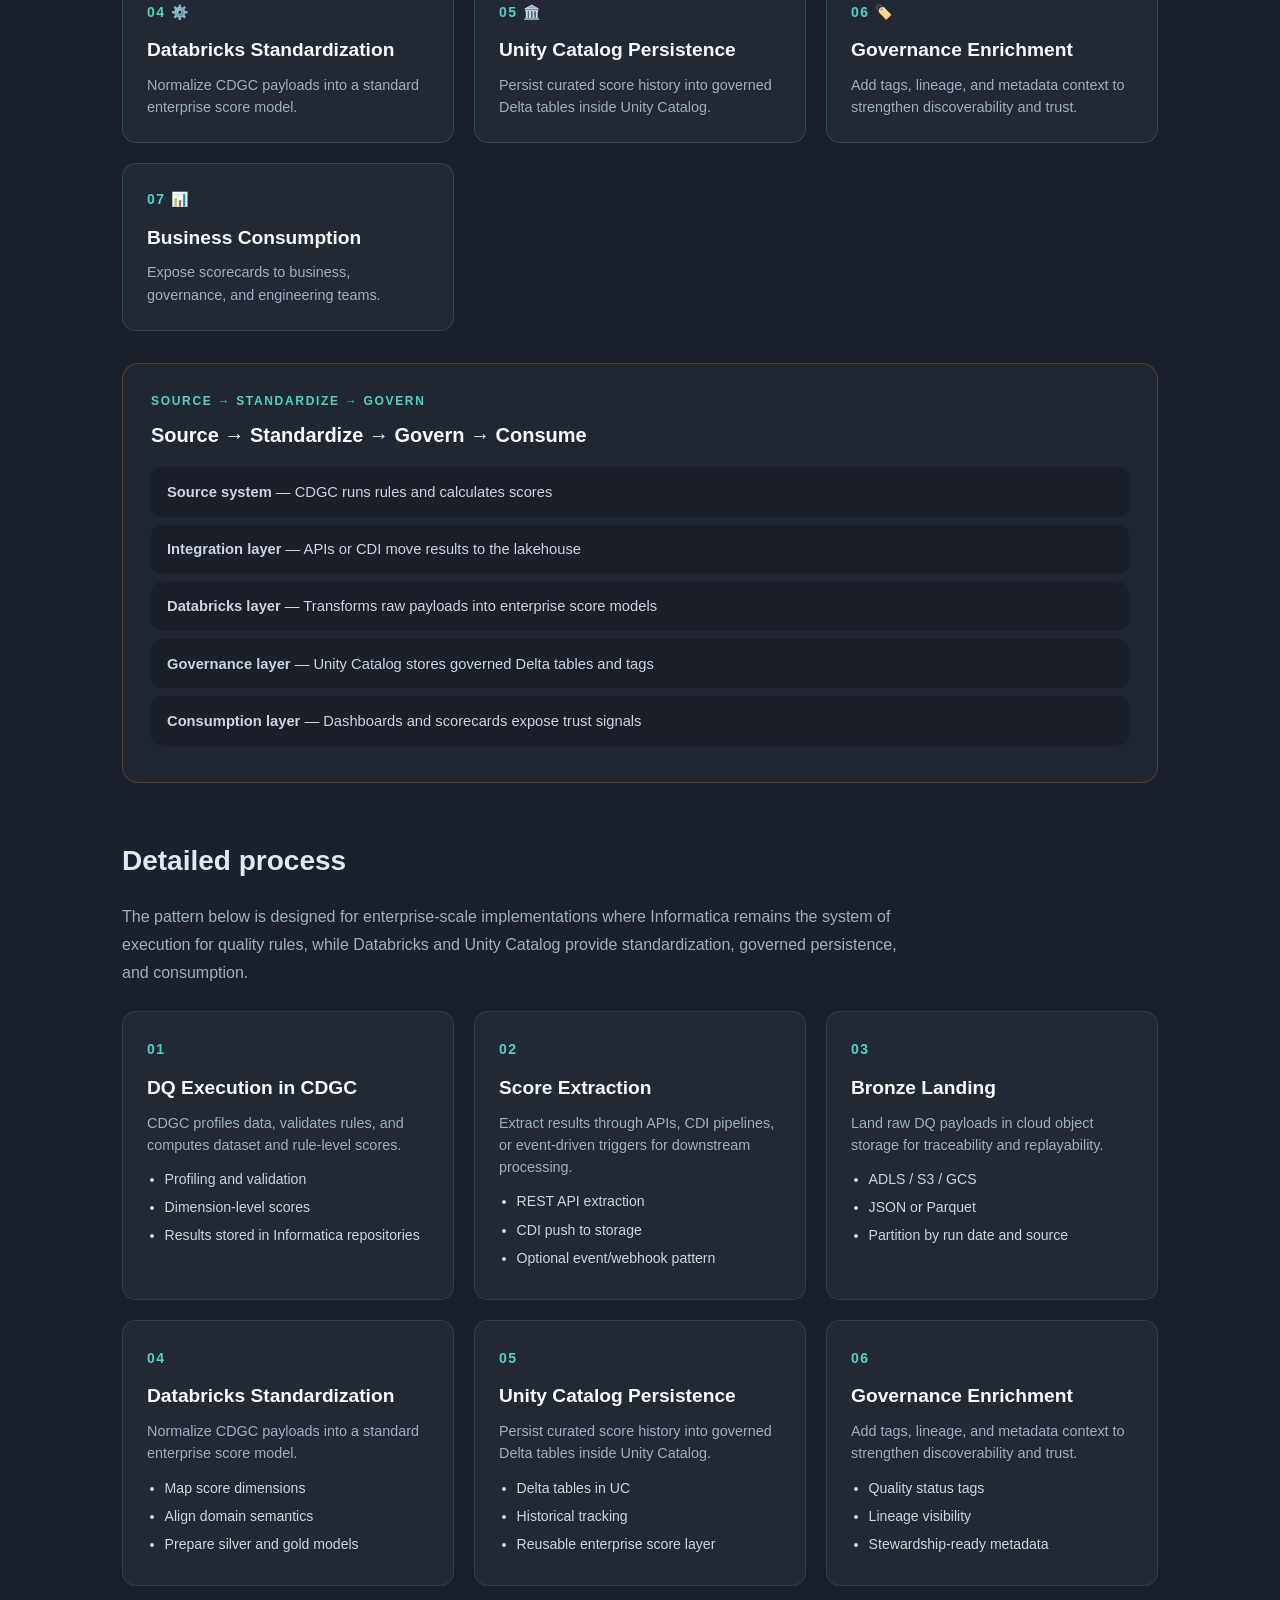
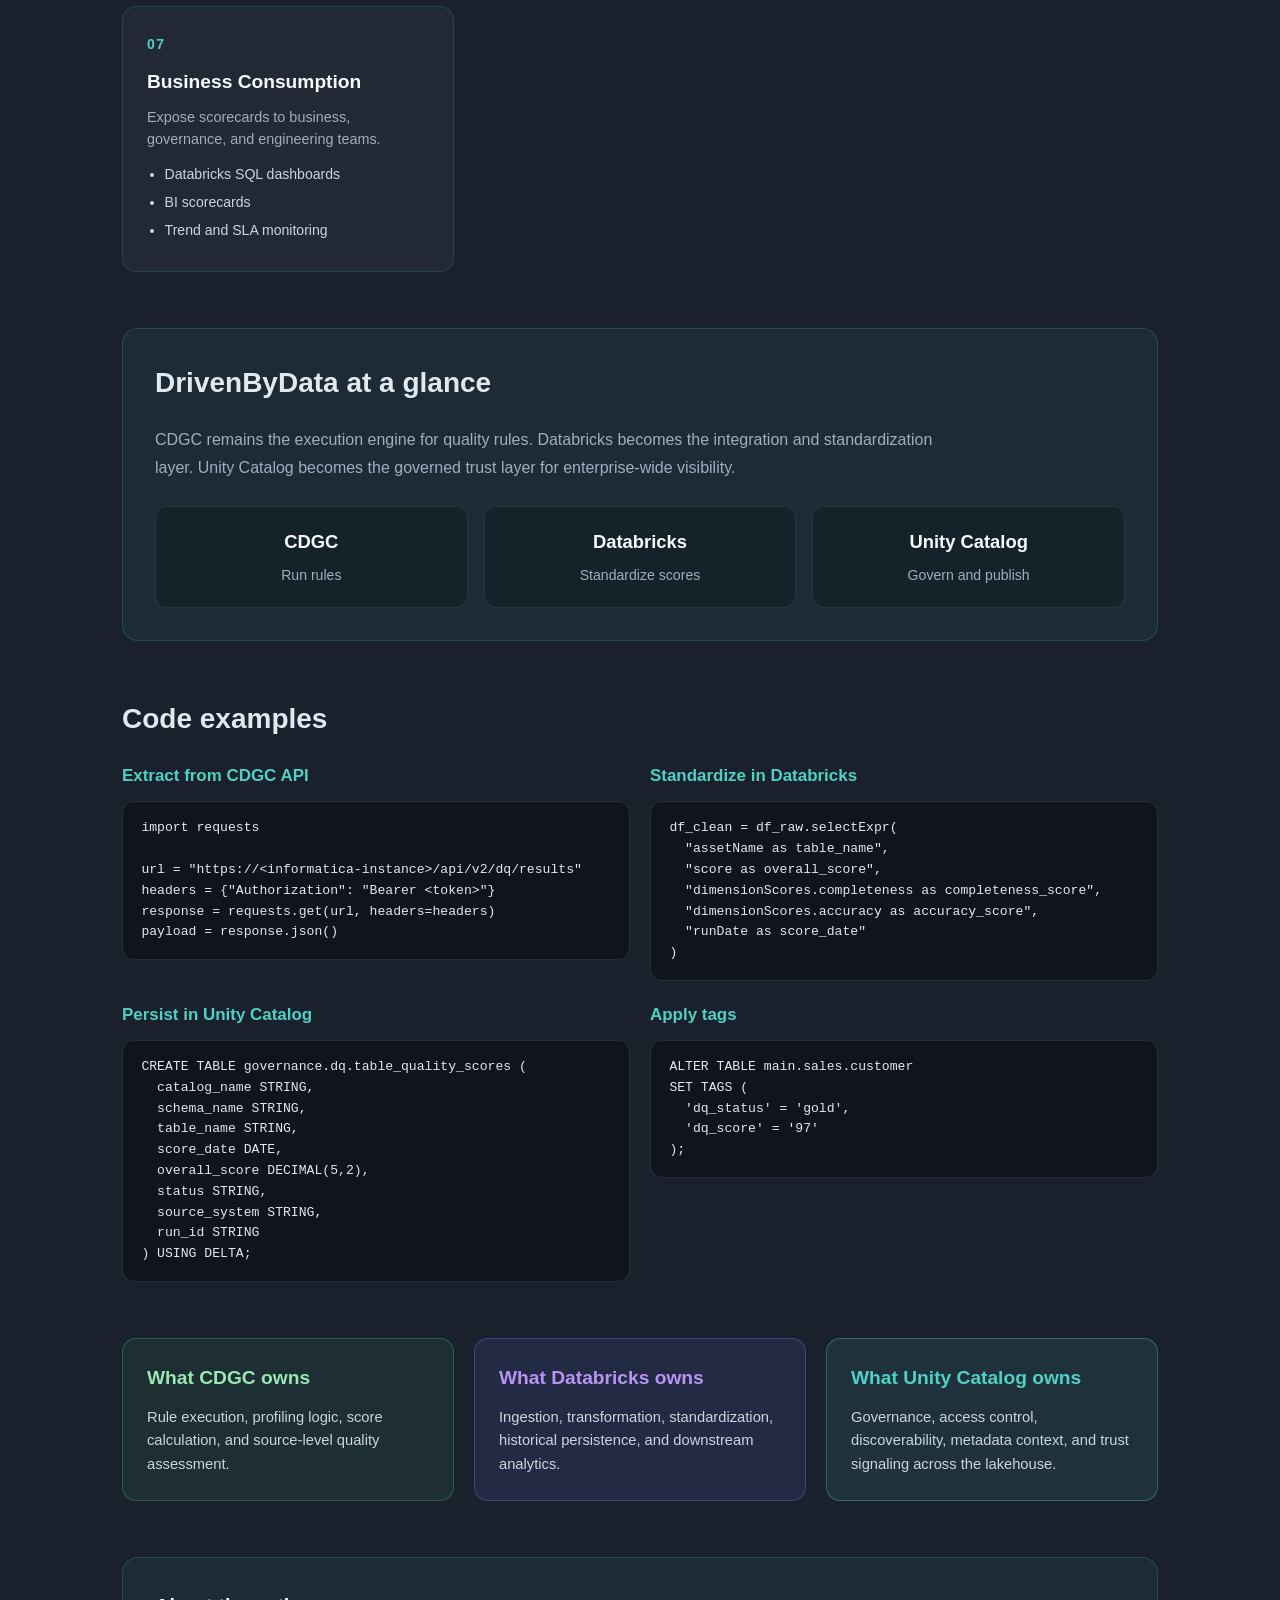
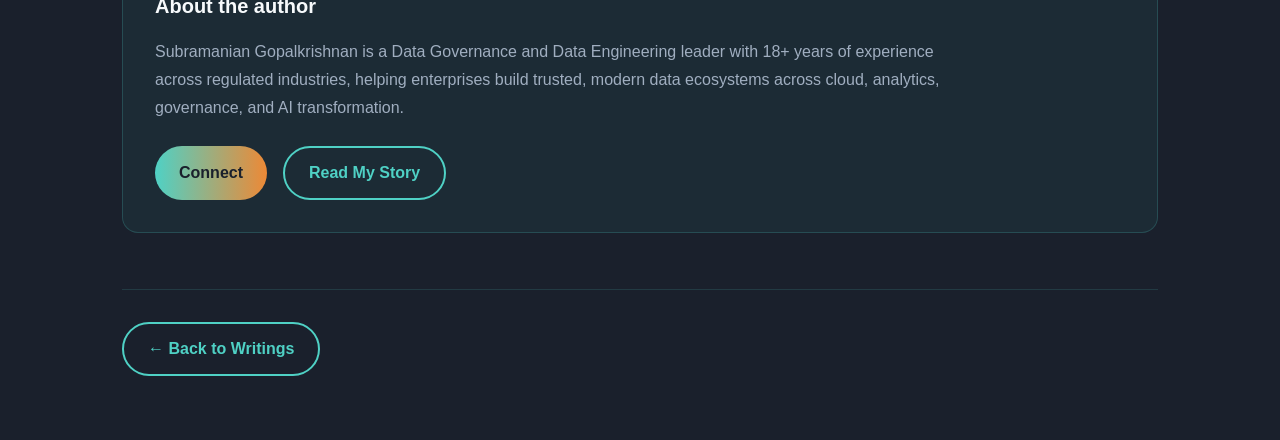
<file: writings/cdgc-databricks-unity-catalog.html>
<!DOCTYPE html>
<html lang="en">
<head>
    <meta charset="UTF-8">
    <meta name="viewport" content="width=device-width, initial-scale=1.0">
    <meta name="referrer" content="strict-origin-when-cross-origin">
    <meta http-equiv="Content-Security-Policy" content="default-src 'self'; base-uri 'self'; img-src 'self' data: https:; font-src 'self' https://fonts.gstatic.com data:; style-src 'self' 'unsafe-inline' https://fonts.googleapis.com; script-src 'self' 'unsafe-inline' https://www.googletagmanager.com https://www.google-analytics.com; connect-src 'self' https://www.google-analytics.com https://analytics.google.com https://region1.google-analytics.com; frame-src https://www.youtube.com https://www.youtube-nocookie.com; object-src 'none'; upgrade-insecure-requests">
    <!-- Google tag (gtag.js) -->
    <script async src="https://www.googletagmanager.com/gtag/js?id=G-WVC6DH29QQ"></script>
    <script>
      window.dataLayer = window.dataLayer || [];
      function gtag(){dataLayer.push(arguments);}
      gtag('js', new Date());

      gtag('config', 'G-WVC6DH29QQ');
    </script>
    <title>Integrating Data Quality Scores from CDGC into Unity Catalog — Subramanian Gopalkrishnan</title>
    <meta name="description" content="How enterprise data quality signals flow from Informatica Cloud Data Governance and Catalog into Databricks and Unity Catalog.">

    <meta property="og:type" content="article">
    <meta property="og:url" content="https://www.drivenbydata.pro/writings/cdgc-databricks-unity-catalog.html">
    <meta property="og:title" content="Link CDGC with Databricks Catalog — Data Quality in Unity Catalog">
    <meta property="og:description" content="CDGC, Databricks, and Unity Catalog: governed trust signals across the modern data stack.">
    <meta property="og:image" content="https://www.drivenbydata.pro/images/hero-profile-og.png">

    <link rel="preconnect" href="https://fonts.googleapis.com">
    <link rel="preconnect" href="https://fonts.gstatic.com" crossorigin>
    <link href="https://fonts.googleapis.com/css2?family=Inter:wght@300;400;500;600;700&display=swap" rel="stylesheet">
    <link rel="icon" href="data:image/svg+xml,<svg xmlns='http://www.w3.org/2000/svg' viewBox='0 0 100 100'><rect width='100' height='100' rx='10' fill='%231A202C'/><text x='50%' y='54%' dominant-baseline='central' text-anchor='middle' font-size='65' font-weight='600' font-family='Inter, sans-serif' fill='%23ED8936'>S</text></svg>">
    <link rel="stylesheet" href="../style.css">
</head>
<body data-page="article">
    <div id="header-placeholder"></div>

    <article class="article-page page-container">
        <header class="article-hero">
            <div class="container article-hero-inner">
                <p class="article-kicker">Informatica CDGC → Databricks → Unity Catalog</p>
                <h1 class="article-title">Integrating Data Quality Scores from CDGC into Unity Catalog</h1>
                <p class="article-lead">A DrivenByData-style view of how enterprise data quality signals flow from Informatica Cloud Data Governance and Catalog into Databricks and Unity Catalog for governed, trusted, and reusable consumption.</p>
                <div class="article-tags">
                    <span>9 min read</span>
                    <span>Data as a product</span>
                    <span>Governed trust signals</span>
                    <span>Lakehouse-ready score history</span>
                    <span>Metadata-driven stewardship</span>
                </div>
            </div>
        </header>

        <div class="container article-body">
            <section class="article-section">
                <div class="article-split">
                    <div class="article-panel">
                        <p class="article-label">CDGC → lakehouse → consumption</p>
                        <h2 class="article-h2">How trust signals move across the modern data stack</h2>
                        <div class="article-stat-grid">
                            <div class="article-stat">
                                <div class="article-stat-label">Platforms</div>
                                <div class="article-stat-value">3</div>
                                <div class="article-stat-caption">CDGC, Databricks, Unity Catalog</div>
                            </div>
                            <div class="article-stat">
                                <div class="article-stat-label">Layers</div>
                                <div class="article-stat-value">4</div>
                                <div class="article-stat-caption">Source, ingest, govern, consume</div>
                            </div>
                            <div class="article-stat">
                                <div class="article-stat-label">Outputs</div>
                                <div class="article-stat-value">5+</div>
                                <div class="article-stat-caption">Scores, tags, trends, dashboards, lineage</div>
                            </div>
                            <div class="article-stat">
                                <div class="article-stat-label">Pattern</div>
                                <div class="article-stat-value">API</div>
                                <div class="article-stat-caption">Most common enterprise integration</div>
                            </div>
                        </div>
                        <div class="article-steps-strip">
                            <div class="article-step-mini"><span class="article-step-emoji" aria-hidden="true">🧪</span><span class="article-step-num">01</span><strong>DQ Execution in CDGC</strong></div>
                            <div class="article-step-mini"><span class="article-step-emoji" aria-hidden="true">📤</span><span class="article-step-num">02</span><strong>Score Extraction</strong></div>
                            <div class="article-step-mini"><span class="article-step-emoji" aria-hidden="true">🪣</span><span class="article-step-num">03</span><strong>Bronze Landing</strong></div>
                            <div class="article-step-mini"><span class="article-step-emoji" aria-hidden="true">⚙️</span><span class="article-step-num">04</span><strong>Databricks Standardization</strong></div>
                            <div class="article-step-mini"><span class="article-step-emoji" aria-hidden="true">🏛️</span><span class="article-step-num">05</span><strong>Unity Catalog Persistence</strong></div>
                            <div class="article-step-mini"><span class="article-step-emoji" aria-hidden="true">🏷️</span><span class="article-step-num">06</span><strong>Governance Enrichment</strong></div>
                            <div class="article-step-mini"><span class="article-step-emoji" aria-hidden="true">📊</span><span class="article-step-num">07</span><strong>Business Consumption</strong></div>
                        </div>
                    </div>
                    <aside class="article-panel article-panel-accent">
                        <p class="article-label">Six canonical DQ dimensions</p>
                        <h3 class="article-h3">Core data quality dimensions</h3>
                        <ul class="article-dimension-list">
                            <li><span class="article-dim-badge">C</span><span><strong>Completeness</strong> — Required data present</span></li>
                            <li><span class="article-dim-badge">A</span><span><strong>Accuracy</strong> — Matches expected truth</span></li>
                            <li><span class="article-dim-badge">V</span><span><strong>Validity</strong> — Conforms to standards</span></li>
                            <li><span class="article-dim-badge">U</span><span><strong>Uniqueness</strong> — No unintended duplicates</span></li>
                            <li><span class="article-dim-badge">F</span><span><strong>Freshness</strong> — Arrives on time</span></li>
                            <li><span class="article-dim-badge">CS</span><span><strong>Consistency</strong> — Aligned across systems</span></li>
                        </ul>
                    </aside>
                </div>
            </section>

            <section class="article-section">
                <h2 class="article-h2">End-to-end flow</h2>
                <div class="article-flow-grid">
                    <div class="article-flow-card">
                        <span class="article-flow-step">01 🧪</span>
                        <h3>DQ Execution in CDGC</h3>
                        <p>CDGC profiles data, validates rules, and computes dataset and rule-level scores.</p>
                    </div>
                    <div class="article-flow-card">
                        <span class="article-flow-step">02 📤</span>
                        <h3>Score Extraction</h3>
                        <p>Extract results through APIs, CDI pipelines, or event-driven triggers for downstream processing.</p>
                    </div>
                    <div class="article-flow-card">
                        <span class="article-flow-step">03 🪣</span>
                        <h3>Bronze Landing</h3>
                        <p>Land raw DQ payloads in cloud object storage for traceability and replayability.</p>
                    </div>
                    <div class="article-flow-card">
                        <span class="article-flow-step">04 ⚙️</span>
                        <h3>Databricks Standardization</h3>
                        <p>Normalize CDGC payloads into a standard enterprise score model.</p>
                    </div>
                    <div class="article-flow-card">
                        <span class="article-flow-step">05 🏛️</span>
                        <h3>Unity Catalog Persistence</h3>
                        <p>Persist curated score history into governed Delta tables inside Unity Catalog.</p>
                    </div>
                    <div class="article-flow-card">
                        <span class="article-flow-step">06 🏷️</span>
                        <h3>Governance Enrichment</h3>
                        <p>Add tags, lineage, and metadata context to strengthen discoverability and trust.</p>
                    </div>
                    <div class="article-flow-card">
                        <span class="article-flow-step">07 📊</span>
                        <h3>Business Consumption</h3>
                        <p>Expose scorecards to business, governance, and engineering teams.</p>
                    </div>
                </div>
                <div class="article-summary-panel">
                    <p class="article-label">Source → standardize → govern</p>
                    <h3 class="article-h3">Source → Standardize → Govern → Consume</h3>
                    <ul class="article-summary-list">
                        <li><strong>Source system</strong> — CDGC runs rules and calculates scores</li>
                        <li><strong>Integration layer</strong> — APIs or CDI move results to the lakehouse</li>
                        <li><strong>Databricks layer</strong> — Transforms raw payloads into enterprise score models</li>
                        <li><strong>Governance layer</strong> — Unity Catalog stores governed Delta tables and tags</li>
                        <li><strong>Consumption layer</strong> — Dashboards and scorecards expose trust signals</li>
                    </ul>
                </div>
            </section>

            <section class="article-section">
                <h2 class="article-h2">Detailed process</h2>
                <p class="article-prose">The pattern below is designed for enterprise-scale implementations where Informatica remains the system of execution for quality rules, while Databricks and Unity Catalog provide standardization, governed persistence, and consumption.</p>
                <div class="article-detail-grid">
                    <div class="article-detail-card">
                        <span class="article-detail-num">01</span>
                        <h3>DQ Execution in CDGC</h3>
                        <p>CDGC profiles data, validates rules, and computes dataset and rule-level scores.</p>
                        <ul>
                            <li>Profiling and validation</li>
                            <li>Dimension-level scores</li>
                            <li>Results stored in Informatica repositories</li>
                        </ul>
                    </div>
                    <div class="article-detail-card">
                        <span class="article-detail-num">02</span>
                        <h3>Score Extraction</h3>
                        <p>Extract results through APIs, CDI pipelines, or event-driven triggers for downstream processing.</p>
                        <ul>
                            <li>REST API extraction</li>
                            <li>CDI push to storage</li>
                            <li>Optional event/webhook pattern</li>
                        </ul>
                    </div>
                    <div class="article-detail-card">
                        <span class="article-detail-num">03</span>
                        <h3>Bronze Landing</h3>
                        <p>Land raw DQ payloads in cloud object storage for traceability and replayability.</p>
                        <ul>
                            <li>ADLS / S3 / GCS</li>
                            <li>JSON or Parquet</li>
                            <li>Partition by run date and source</li>
                        </ul>
                    </div>
                    <div class="article-detail-card">
                        <span class="article-detail-num">04</span>
                        <h3>Databricks Standardization</h3>
                        <p>Normalize CDGC payloads into a standard enterprise score model.</p>
                        <ul>
                            <li>Map score dimensions</li>
                            <li>Align domain semantics</li>
                            <li>Prepare silver and gold models</li>
                        </ul>
                    </div>
                    <div class="article-detail-card">
                        <span class="article-detail-num">05</span>
                        <h3>Unity Catalog Persistence</h3>
                        <p>Persist curated score history into governed Delta tables inside Unity Catalog.</p>
                        <ul>
                            <li>Delta tables in UC</li>
                            <li>Historical tracking</li>
                            <li>Reusable enterprise score layer</li>
                        </ul>
                    </div>
                    <div class="article-detail-card">
                        <span class="article-detail-num">06</span>
                        <h3>Governance Enrichment</h3>
                        <p>Add tags, lineage, and metadata context to strengthen discoverability and trust.</p>
                        <ul>
                            <li>Quality status tags</li>
                            <li>Lineage visibility</li>
                            <li>Stewardship-ready metadata</li>
                        </ul>
                    </div>
                    <div class="article-detail-card">
                        <span class="article-detail-num">07</span>
                        <h3>Business Consumption</h3>
                        <p>Expose scorecards to business, governance, and engineering teams.</p>
                        <ul>
                            <li>Databricks SQL dashboards</li>
                            <li>BI scorecards</li>
                            <li>Trend and SLA monitoring</li>
                        </ul>
                    </div>
                </div>
            </section>

            <section class="article-section article-at-a-glance">
                <h2 class="article-h2">DrivenByData at a glance</h2>
                <p class="article-prose">CDGC remains the execution engine for quality rules. Databricks becomes the integration and standardization layer. Unity Catalog becomes the governed trust layer for enterprise-wide visibility.</p>
                <div class="article-glance-row">
                    <div class="article-glance-cell"><strong>CDGC</strong><span>Run rules</span></div>
                    <div class="article-glance-cell"><strong>Databricks</strong><span>Standardize scores</span></div>
                    <div class="article-glance-cell"><strong>Unity Catalog</strong><span>Govern and publish</span></div>
                </div>
            </section>

            <section class="article-section">
                <h2 class="article-h2">Code examples</h2>
                <div class="article-code-grid">
                    <div class="article-code-block">
                        <h3>Extract from CDGC API</h3>
                        <pre><code>import requests

url = "https://&lt;informatica-instance&gt;/api/v2/dq/results"
headers = {"Authorization": "Bearer &lt;token&gt;"}
response = requests.get(url, headers=headers)
payload = response.json()</code></pre>
                    </div>
                    <div class="article-code-block">
                        <h3>Standardize in Databricks</h3>
                        <pre><code>df_clean = df_raw.selectExpr(
  "assetName as table_name",
  "score as overall_score",
  "dimensionScores.completeness as completeness_score",
  "dimensionScores.accuracy as accuracy_score",
  "runDate as score_date"
)</code></pre>
                    </div>
                    <div class="article-code-block">
                        <h3>Persist in Unity Catalog</h3>
                        <pre><code>CREATE TABLE governance.dq.table_quality_scores (
  catalog_name STRING,
  schema_name STRING,
  table_name STRING,
  score_date DATE,
  overall_score DECIMAL(5,2),
  status STRING,
  source_system STRING,
  run_id STRING
) USING DELTA;</code></pre>
                    </div>
                    <div class="article-code-block">
                        <h3>Apply tags</h3>
                        <pre><code>ALTER TABLE main.sales.customer
SET TAGS (
  'dq_status' = 'gold',
  'dq_score' = '97'
);</code></pre>
                    </div>
                </div>
            </section>

            <section class="article-section">
                <div class="article-ownership-grid">
                    <div class="article-ownership-card article-ownership-emerald">
                        <h3>What CDGC owns</h3>
                        <p>Rule execution, profiling logic, score calculation, and source-level quality assessment.</p>
                    </div>
                    <div class="article-ownership-card article-ownership-indigo">
                        <h3>What Databricks owns</h3>
                        <p>Ingestion, transformation, standardization, historical persistence, and downstream analytics.</p>
                    </div>
                    <div class="article-ownership-card article-ownership-teal">
                        <h3>What Unity Catalog owns</h3>
                        <p>Governance, access control, discoverability, metadata context, and trust signaling across the lakehouse.</p>
                    </div>
                </div>
            </section>

            <section class="article-section">
                <div class="article-at-a-glance">
                    <h3 class="article-h3">About the author</h3>
                    <p class="article-prose article-prose--tight">
                        Subramanian Gopalkrishnan is a Data Governance and Data Engineering leader with 18+ years of experience across regulated industries, helping enterprises build trusted, modern data ecosystems across cloud, analytics, governance, and AI transformation.
                    </p>
                    <div class="article-author-actions">
                        <a href="../index.html#contact" class="article-cta-btn article-cta-btn--primary">Connect</a>
                        <a href="../story.html" class="article-cta-btn article-cta-btn--secondary">Read My Story</a>
                    </div>
                </div>
            </section>

            <nav class="article-back">
                <a href="../index.html#writings" class="secondary-button">← Back to Writings</a>
            </nav>
        </div>
    </article>

    <script src="../script.js"></script>
</body>
</html>
</file>
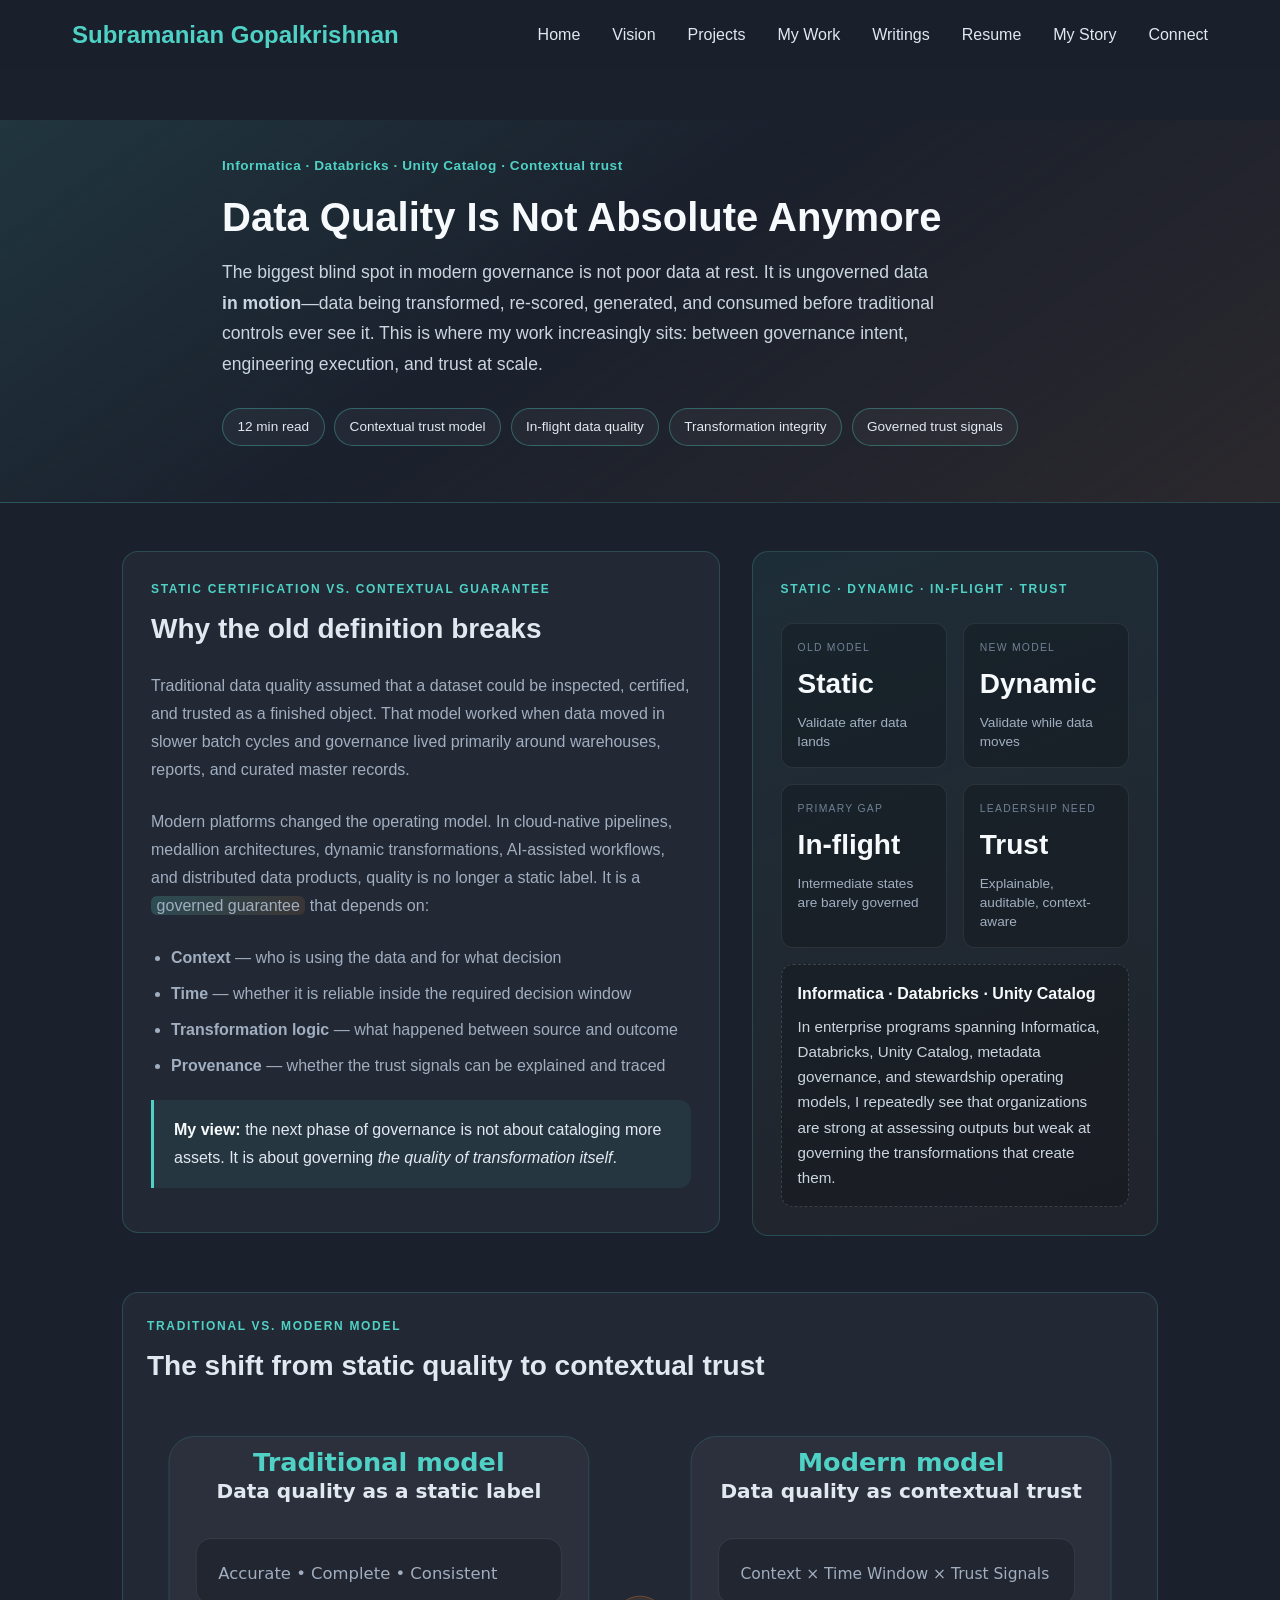
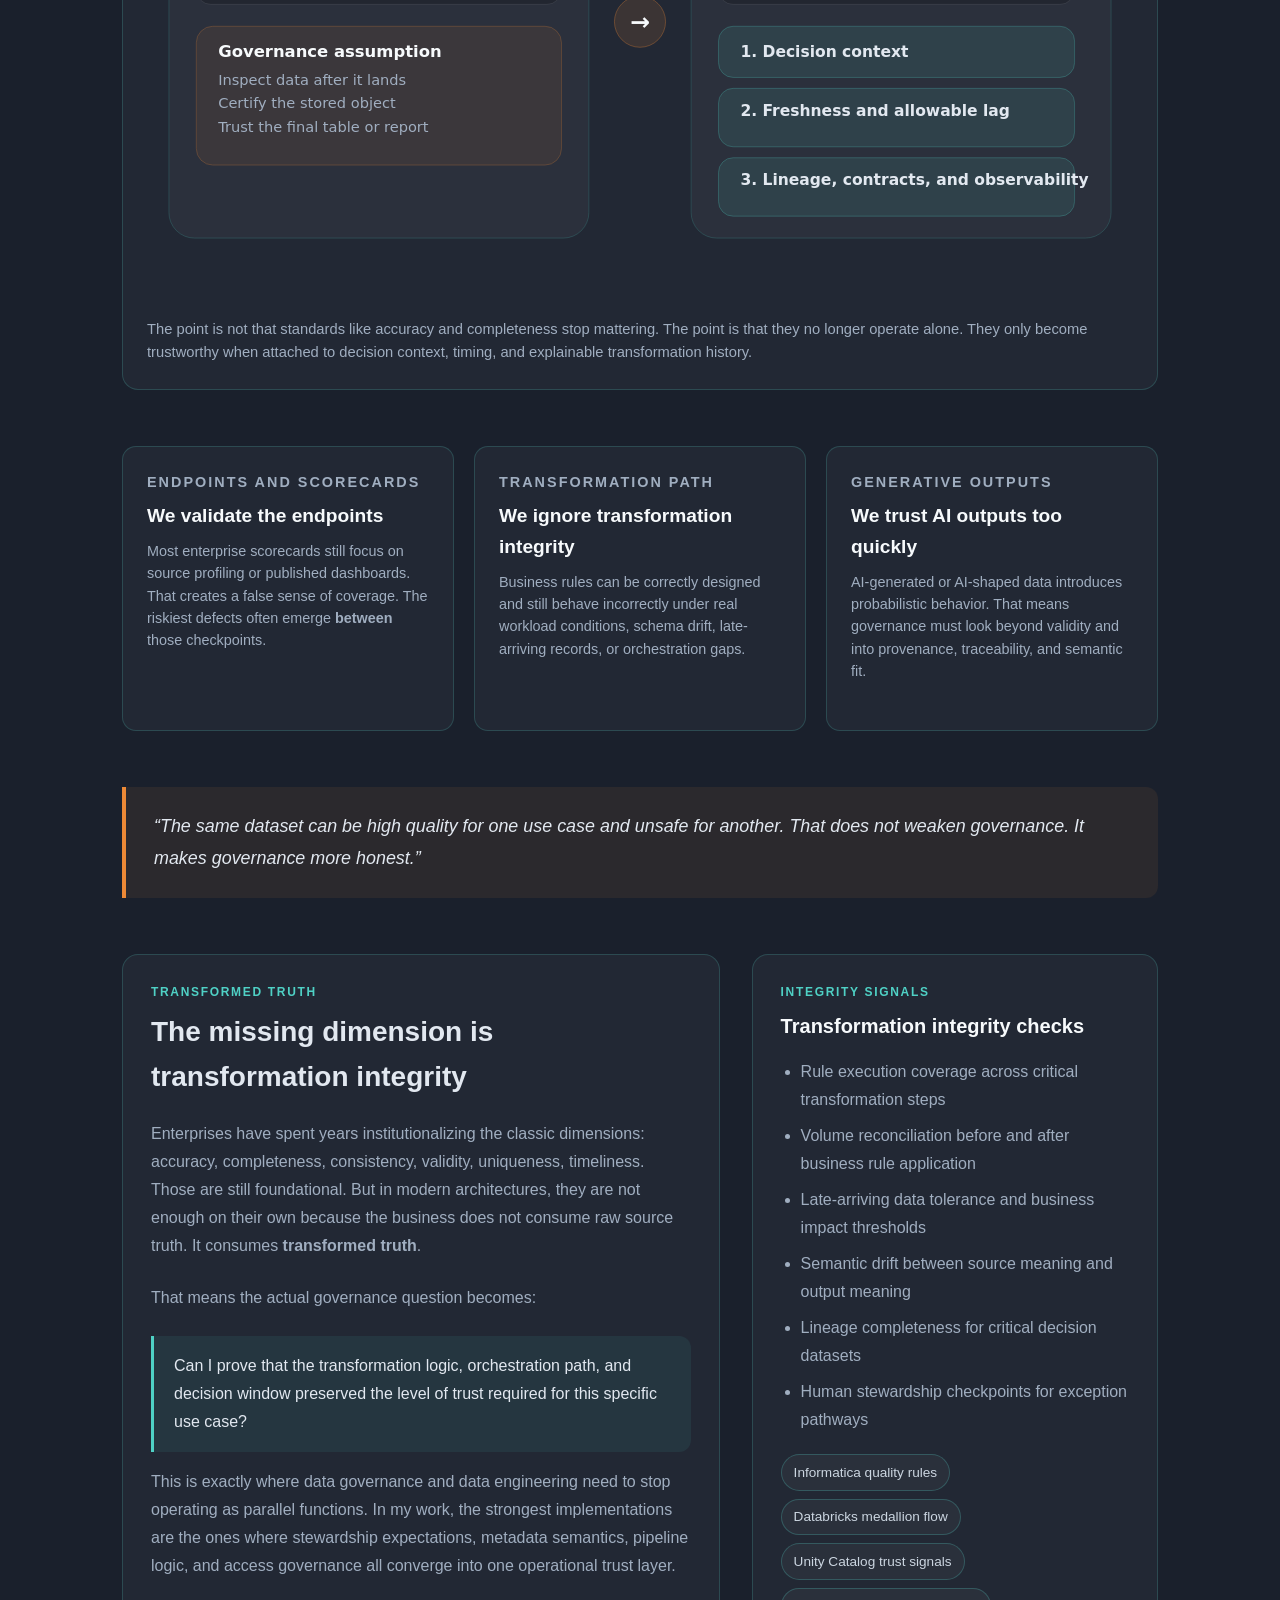
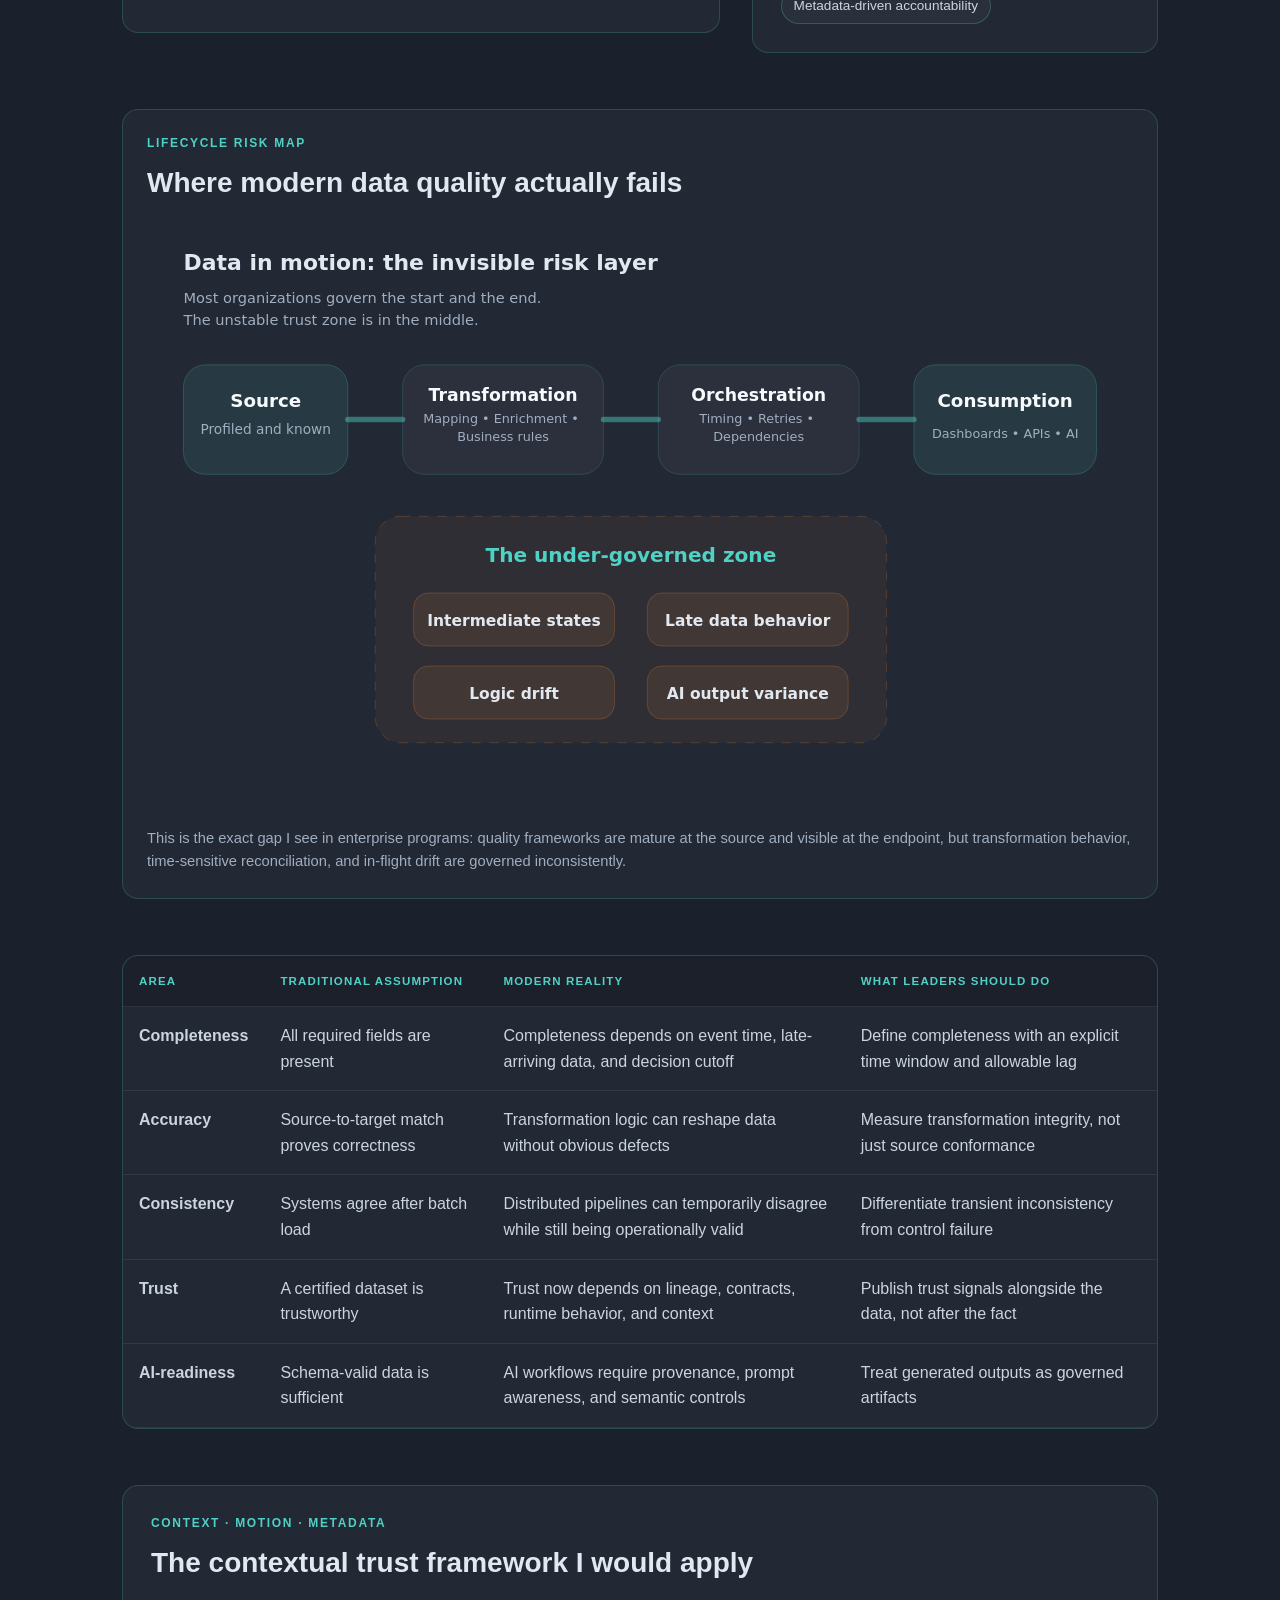
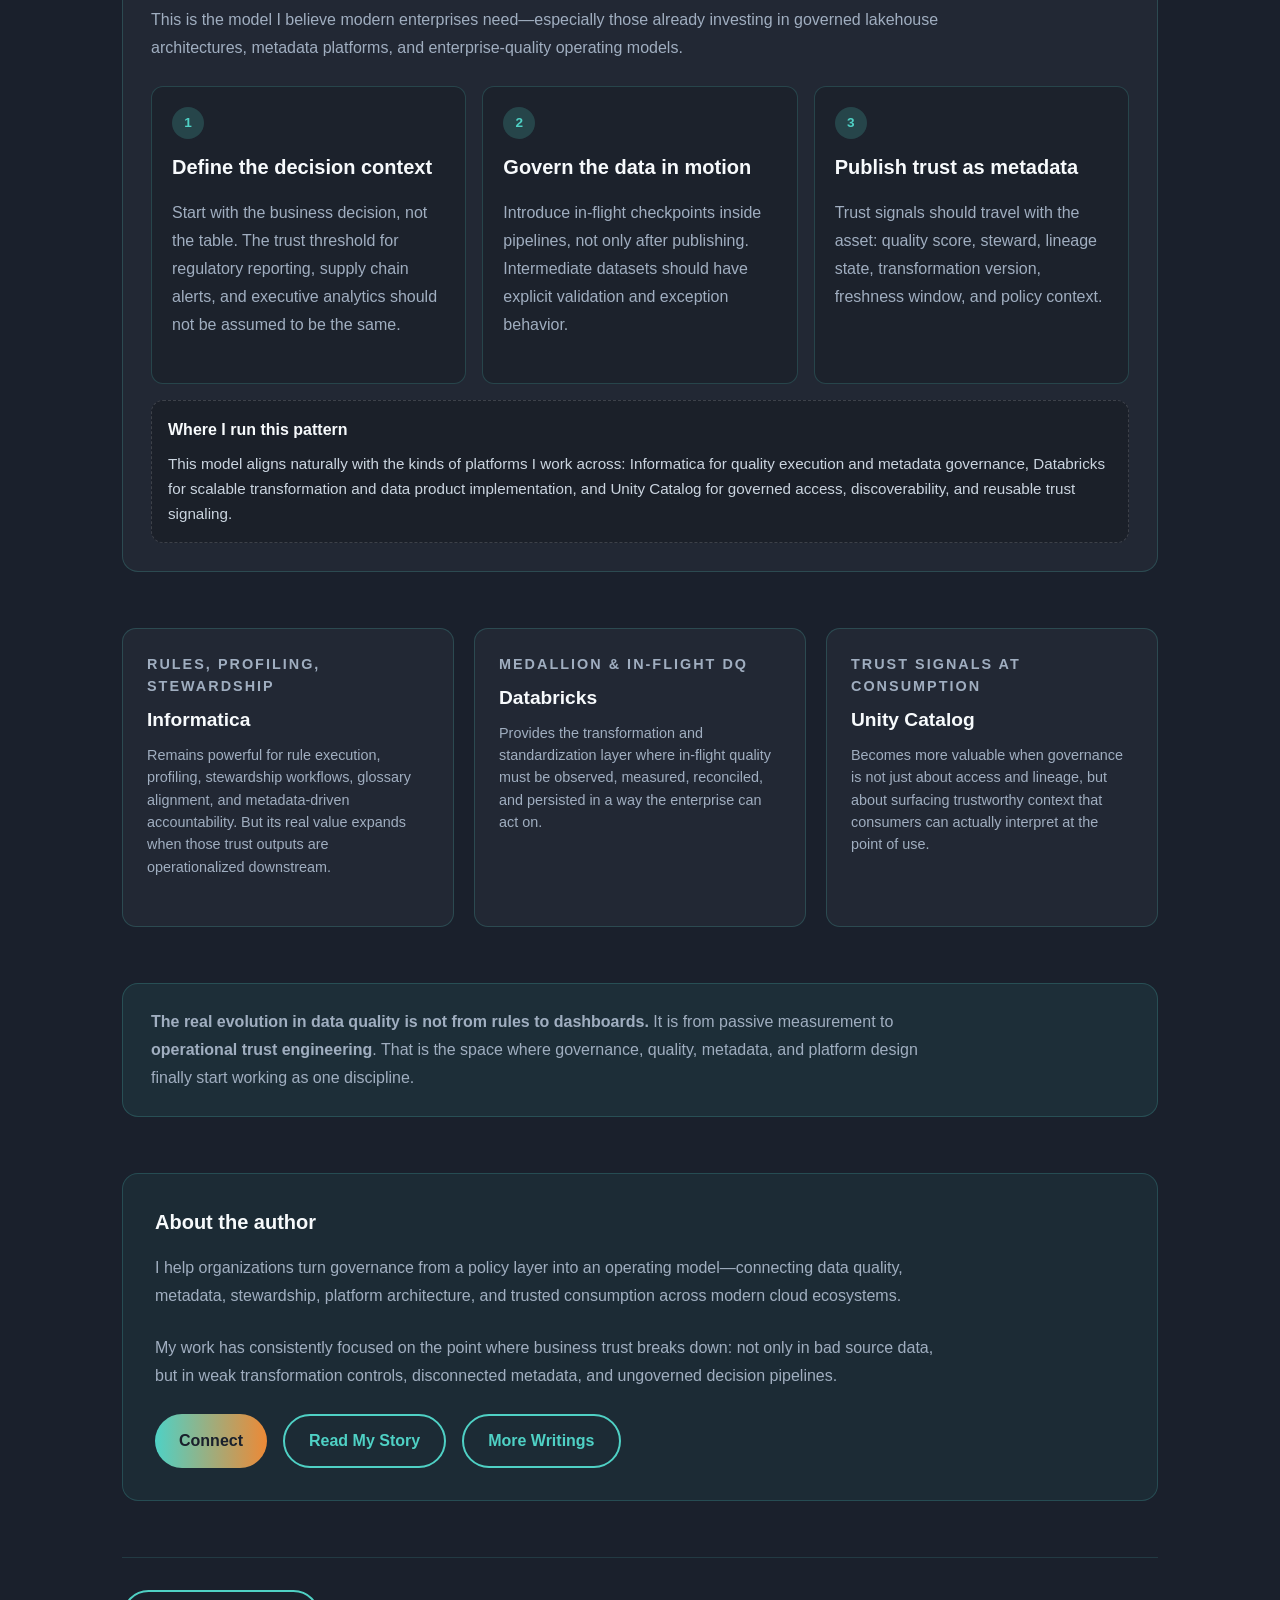
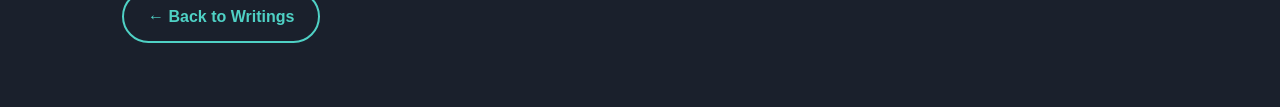
<file: writings/data-quality-not-absolute-anymore.html>
<!DOCTYPE html>
<html lang="en">
<head>
  <meta charset="UTF-8">
  <meta name="viewport" content="width=device-width, initial-scale=1.0">
  <meta name="referrer" content="strict-origin-when-cross-origin">
  <meta http-equiv="Content-Security-Policy" content="default-src 'self'; base-uri 'self'; img-src 'self' data: https:; font-src 'self' https://fonts.gstatic.com data:; style-src 'self' 'unsafe-inline' https://fonts.googleapis.com; script-src 'self' 'unsafe-inline' https://www.googletagmanager.com https://www.google-analytics.com; connect-src 'self' https://www.google-analytics.com https://analytics.google.com https://region1.google-analytics.com; frame-src https://www.youtube.com https://www.youtube-nocookie.com; object-src 'none'; upgrade-insecure-requests">
  <!-- Google tag (gtag.js) -->
  <script async src="https://www.googletagmanager.com/gtag/js?id=G-WVC6DH29QQ"></script>
  <script>
    window.dataLayer = window.dataLayer || [];
    function gtag(){dataLayer.push(arguments);}
    gtag('js', new Date());

    gtag('config', 'G-WVC6DH29QQ');
  </script>
  <title>Data Quality Is Not Absolute Anymore — Subramanian Gopalkrishnan</title>
  <meta name="description" content="A DrivenByData.pro article on contextual data quality, in-flight governance, and modern trust signals across Informatica, Databricks, and Unity Catalog.">
  <meta property="og:type" content="article">
  <meta property="og:url" content="https://www.drivenbydata.pro/writings/data-quality-not-absolute-anymore.html">
  <meta property="og:title" content="Data Quality Is Not Absolute Anymore">
  <meta property="og:description" content="Why modern data quality must be governed as contextual trust, not static validation.">
  <meta property="og:image" content="https://www.drivenbydata.pro/images/hero-profile-og.png">

  <link rel="preconnect" href="https://fonts.googleapis.com">
  <link rel="preconnect" href="https://fonts.gstatic.com" crossorigin>
  <link href="https://fonts.googleapis.com/css2?family=Inter:wght@300;400;500;600;700&display=swap" rel="stylesheet">
  <link rel="icon" href="data:image/svg+xml,<svg xmlns='http://www.w3.org/2000/svg' viewBox='0 0 100 100'><rect width='100' height='100' rx='10' fill='%231A202C'/><text x='50%' y='54%' dominant-baseline='central' text-anchor='middle' font-size='65' font-weight='600' font-family='Inter, sans-serif' fill='%23ED8936'>S</text></svg>">
  <link rel="stylesheet" href="../style.css">
</head>
<body data-page="article">
  <div id="header-placeholder"></div>

  <article class="article-page page-container">
    <header class="article-hero">
      <div class="container article-hero-inner">
        <p class="article-kicker">Informatica · Databricks · Unity Catalog · Contextual trust</p>
        <h1 class="article-title">Data Quality Is Not Absolute Anymore</h1>
        <p class="article-lead">
          The biggest blind spot in modern governance is not poor data at rest. It is ungoverned data
          <strong>in motion</strong>—data being transformed, re-scored, generated, and consumed before traditional controls ever see it.
          This is where my work increasingly sits: between governance intent, engineering execution, and trust at scale.
        </p>
        <div class="article-tags">
          <span>12 min read</span>
          <span>Contextual trust model</span>
          <span>In-flight data quality</span>
          <span>Transformation integrity</span>
          <span>Governed trust signals</span>
        </div>
      </div>
    </header>

    <div class="container article-body">

      <section class="article-section">
        <div class="article-split">
          <div class="article-panel">
            <p class="article-label">Static certification vs. contextual guarantee</p>
            <h2 class="article-h2">Why the old definition breaks</h2>
            <p class="article-prose">
              Traditional data quality assumed that a dataset could be inspected, certified, and trusted as a finished object.
              That model worked when data moved in slower batch cycles and governance lived primarily around warehouses, reports, and curated master records.
            </p>
            <p class="article-prose">
              Modern platforms changed the operating model. In cloud-native pipelines, medallion architectures, dynamic transformations, AI-assisted workflows,
              and distributed data products, quality is no longer a static label. It is a <span class="article-highlight">governed guarantee</span> that depends on:
            </p>
            <ul class="article-prose-list">
              <li><strong>Context</strong> — who is using the data and for what decision</li>
              <li><strong>Time</strong> — whether it is reliable inside the required decision window</li>
              <li><strong>Transformation logic</strong> — what happened between source and outcome</li>
              <li><strong>Provenance</strong> — whether the trust signals can be explained and traced</li>
            </ul>
            <div class="article-callout">
              <strong>My view:</strong> the next phase of governance is not about cataloging more assets. It is about governing
              <em>the quality of transformation itself</em>.
            </div>
          </div>

          <aside class="article-panel article-panel-accent">
            <p class="article-label">Static · Dynamic · In-flight · Trust</p>
            <div class="article-stat-grid article-stat-grid--2x2">
              <div class="article-stat">
                <div class="article-stat-label">Old model</div>
                <div class="article-stat-value">Static</div>
                <div class="article-stat-caption">Validate after data lands</div>
              </div>
              <div class="article-stat">
                <div class="article-stat-label">New model</div>
                <div class="article-stat-value">Dynamic</div>
                <div class="article-stat-caption">Validate while data moves</div>
              </div>
              <div class="article-stat">
                <div class="article-stat-label">Primary gap</div>
                <div class="article-stat-value">In-flight</div>
                <div class="article-stat-caption">Intermediate states are barely governed</div>
              </div>
              <div class="article-stat">
                <div class="article-stat-label">Leadership need</div>
                <div class="article-stat-value">Trust</div>
                <div class="article-stat-caption">Explainable, auditable, context-aware</div>
              </div>
            </div>
            <div class="article-soft-box">
              <h4>Informatica · Databricks · Unity Catalog</h4>
              <p>
                In enterprise programs spanning Informatica, Databricks, Unity Catalog, metadata governance, and stewardship operating models,
                I repeatedly see that organizations are strong at assessing outputs but weak at governing the transformations that create them.
              </p>
            </div>
          </aside>
        </div>
      </section>

      <section class="article-section">
        <div class="article-panel article-diagram">
          <p class="article-label">Traditional vs. modern model</p>
          <h2 class="article-h2">The shift from static quality to contextual trust</h2>
          <svg viewBox="0 0 1080 540" width="100%" role="img" aria-label="Diagram comparing static data quality as a label with contextual trust in modern pipelines">
            <!-- Fills match .article-panel / .article-summary-panel / .article-insight-strip in style.css -->
            <rect x="24" y="30" width="460" height="440" rx="28" fill="rgba(255,255,255,0.04)" stroke="rgba(79,209,197,0.2)"/>
            <rect x="596" y="30" width="460" height="440" rx="28" fill="rgba(255,255,255,0.04)" stroke="rgba(79,209,197,0.2)"/>

            <text x="254" y="68" text-anchor="middle" fill="#4FD1C5" font-size="28" font-weight="700" font-family="Inter, system-ui, sans-serif">Traditional model</text>
            <text x="254" y="98" text-anchor="middle" fill="#E2E8F0" font-size="22" font-weight="600" font-family="Inter, system-ui, sans-serif">Data quality as a static label</text>

            <rect x="54" y="142" width="400" height="72" rx="16" fill="rgba(0,0,0,0.2)" stroke="rgba(255,255,255,0.08)"/>
            <text x="78" y="186" fill="#A0AEC0" font-size="18" font-family="Inter, system-ui, sans-serif">Accurate • Complete • Consistent</text>

            <rect x="54" y="238" width="400" height="152" rx="18" fill="rgba(237,137,54,0.08)" stroke="rgba(237,137,54,0.25)"/>
            <text x="78" y="272" fill="#F7FAFC" font-size="18" font-weight="700" font-family="Inter, system-ui, sans-serif">Governance assumption</text>
            <text x="78" y="302" fill="#A0AEC0" font-size="16" font-family="Inter, system-ui, sans-serif">Inspect data after it lands</text>
            <text x="78" y="328" fill="#A0AEC0" font-size="16" font-family="Inter, system-ui, sans-serif">Certify the stored object</text>
            <text x="78" y="354" fill="#A0AEC0" font-size="16" font-family="Inter, system-ui, sans-serif">Trust the final table or report</text>

            <rect x="512" y="205" width="56" height="56" rx="28" fill="rgba(237,137,54,0.12)" stroke="rgba(237,137,54,0.35)"/>
            <text x="529" y="242" fill="#F7FAFC" font-size="26" font-weight="800" font-family="Inter, system-ui, sans-serif">→</text>

            <text x="826" y="68" text-anchor="middle" fill="#4FD1C5" font-size="28" font-weight="700" font-family="Inter, system-ui, sans-serif">Modern model</text>
            <text x="826" y="98" text-anchor="middle" fill="#E2E8F0" font-size="22" font-weight="600" font-family="Inter, system-ui, sans-serif">Data quality as contextual trust</text>

            <rect x="626" y="142" width="390" height="72" rx="16" fill="rgba(0,0,0,0.2)" stroke="rgba(255,255,255,0.08)"/>
            <text x="650" y="186" fill="#A0AEC0" font-size="17" font-family="Inter, system-ui, sans-serif">Context × Time Window × Trust Signals</text>

            <rect x="626" y="238" width="390" height="56" rx="16" fill="rgba(79,209,197,0.1)" stroke="rgba(79,209,197,0.28)"/>
            <text x="650" y="272" fill="#E2E8F0" font-size="17" font-weight="700" font-family="Inter, system-ui, sans-serif">1. Decision context</text>

            <rect x="626" y="306" width="390" height="64" rx="16" fill="rgba(79,209,197,0.1)" stroke="rgba(79,209,197,0.28)"/>
            <text fill="#E2E8F0" font-size="17" font-weight="700" font-family="Inter, system-ui, sans-serif">
              <tspan x="650" y="336">2. Freshness and allowable lag</tspan>
            </text>

            <rect x="626" y="382" width="390" height="64" rx="16" fill="rgba(79,209,197,0.1)" stroke="rgba(79,209,197,0.28)"/>
            <text fill="#E2E8F0" font-size="17" font-weight="700" font-family="Inter, system-ui, sans-serif">
              <tspan x="650" y="412">3. Lineage, contracts, and observability</tspan>
            </text>
          </svg>
          <p class="article-diagram-caption">
            The point is not that standards like accuracy and completeness stop mattering. The point is that they no longer operate alone.
            They only become trustworthy when attached to decision context, timing, and explainable transformation history.
          </p>
        </div>
      </section>

      <section class="article-section">
        <div class="article-flow-grid">
          <div class="article-flow-card">
            <p class="article-label">Endpoints and scorecards</p>
            <h3 class="article-h3">We validate the endpoints</h3>
            <p class="article-prose">
              Most enterprise scorecards still focus on source profiling or published dashboards. That creates a false sense of coverage.
              The riskiest defects often emerge <strong>between</strong> those checkpoints.
            </p>
          </div>
          <div class="article-flow-card">
            <p class="article-label">Transformation path</p>
            <h3 class="article-h3">We ignore transformation integrity</h3>
            <p class="article-prose">
              Business rules can be correctly designed and still behave incorrectly under real workload conditions, schema drift, late-arriving records, or orchestration gaps.
            </p>
          </div>
          <div class="article-flow-card">
            <p class="article-label">Generative outputs</p>
            <h3 class="article-h3">We trust AI outputs too quickly</h3>
            <p class="article-prose">
              AI-generated or AI-shaped data introduces probabilistic behavior. That means governance must look beyond validity and into provenance, traceability, and semantic fit.
            </p>
          </div>
        </div>
      </section>

      <section class="article-section">
        <blockquote class="article-pullquote">
          “The same dataset can be high quality for one use case and unsafe for another. That does not weaken governance. It makes governance more honest.”
        </blockquote>
      </section>

      <section class="article-section">
        <div class="article-split">
          <div class="article-panel">
            <p class="article-label">Transformed truth</p>
            <h2 class="article-h2">The missing dimension is transformation integrity</h2>
            <p class="article-prose">
              Enterprises have spent years institutionalizing the classic dimensions: accuracy, completeness, consistency, validity, uniqueness, timeliness.
              Those are still foundational. But in modern architectures, they are not enough on their own because the business does not consume raw source truth.
              It consumes <strong>transformed truth</strong>.
            </p>
            <p class="article-prose">
              That means the actual governance question becomes:
            </p>
            <div class="article-callout">
              Can I prove that the transformation logic, orchestration path, and decision window preserved the level of trust required for this specific use case?
            </div>
            <p class="article-prose">
              This is exactly where data governance and data engineering need to stop operating as parallel functions.
              In my work, the strongest implementations are the ones where stewardship expectations, metadata semantics, pipeline logic,
              and access governance all converge into one operational trust layer.
            </p>
          </div>

          <div class="article-panel">
            <p class="article-label">Integrity signals</p>
            <h3 class="article-h3">Transformation integrity checks</h3>
            <ul class="article-prose-list">
              <li>Rule execution coverage across critical transformation steps</li>
              <li>Volume reconciliation before and after business rule application</li>
              <li>Late-arriving data tolerance and business impact thresholds</li>
              <li>Semantic drift between source meaning and output meaning</li>
              <li>Lineage completeness for critical decision datasets</li>
              <li>Human stewardship checkpoints for exception pathways</li>
            </ul>
            <div class="article-pill-row">
              <span class="article-pill">Informatica quality rules</span>
              <span class="article-pill">Databricks medallion flow</span>
              <span class="article-pill">Unity Catalog trust signals</span>
              <span class="article-pill">Metadata-driven accountability</span>
            </div>
          </div>
        </div>
      </section>

      <section class="article-section">
        <div class="article-panel article-diagram">
          <p class="article-label">Lifecycle risk map</p>
          <h2 class="article-h2">Where modern data quality actually fails</h2>
          <svg viewBox="0 0 1080 640" width="100%" role="img" aria-label="Diagram of source through consumption with the under-governed transformation and orchestration zone">
            <text x="40" y="48" fill="#E2E8F0" font-size="24" font-weight="800" font-family="Inter, system-ui, sans-serif">Data in motion: the invisible risk layer</text>
            <text fill="#A0AEC0" font-size="16" font-family="Inter, system-ui, sans-serif">
              <tspan x="40" y="84">Most organizations govern the start and the end.</tspan>
              <tspan x="40" y="108">The unstable trust zone is in the middle.</tspan>
            </text>

            <!-- Box centers: Source 130, Transformation 390, Orchestration 670, Consumption 940 -->
            <rect x="40" y="152" width="180" height="120" rx="24" fill="rgba(79,209,197,0.1)" stroke="rgba(79,209,197,0.25)"/>
            <text x="130" y="198" text-anchor="middle" fill="#F7FAFC" font-size="20" font-weight="800" font-family="Inter, system-ui, sans-serif">Source</text>
            <text x="130" y="228" text-anchor="middle" fill="#A0AEC0" font-size="15" font-family="Inter, system-ui, sans-serif">Profiled and known</text>

            <rect x="280" y="152" width="220" height="120" rx="24" fill="rgba(255,255,255,0.04)" stroke="rgba(79,209,197,0.2)"/>
            <text x="390" y="192" text-anchor="middle" fill="#F7FAFC" font-size="19" font-weight="800" font-family="Inter, system-ui, sans-serif">Transformation</text>
            <text text-anchor="middle" fill="#A0AEC0" font-size="14" font-family="Inter, system-ui, sans-serif">
              <tspan x="390" y="216">Mapping • Enrichment •</tspan>
              <tspan x="390" y="236">Business rules</tspan>
            </text>

            <rect x="560" y="152" width="220" height="120" rx="24" fill="rgba(255,255,255,0.04)" stroke="rgba(79,209,197,0.2)"/>
            <text x="670" y="192" text-anchor="middle" fill="#F7FAFC" font-size="19" font-weight="800" font-family="Inter, system-ui, sans-serif">Orchestration</text>
            <text text-anchor="middle" fill="#A0AEC0" font-size="14" font-family="Inter, system-ui, sans-serif">
              <tspan x="670" y="216">Timing • Retries •</tspan>
              <tspan x="670" y="236">Dependencies</tspan>
            </text>

            <rect x="840" y="152" width="200" height="120" rx="24" fill="rgba(79,209,197,0.1)" stroke="rgba(79,209,197,0.25)"/>
            <text x="940" y="198" text-anchor="middle" fill="#F7FAFC" font-size="20" font-weight="800" font-family="Inter, system-ui, sans-serif">Consumption</text>
            <text x="940" y="232" text-anchor="middle" fill="#A0AEC0" font-size="14" font-family="Inter, system-ui, sans-serif">Dashboards • APIs • AI</text>

            <line x1="220" y1="212" x2="280" y2="212" stroke="rgba(79,209,197,0.45)" stroke-width="6" stroke-linecap="round"/>
            <line x1="500" y1="212" x2="560" y2="212" stroke="rgba(79,209,197,0.45)" stroke-width="6" stroke-linecap="round"/>
            <line x1="780" y1="212" x2="840" y2="212" stroke="rgba(79,209,197,0.45)" stroke-width="6" stroke-linecap="round"/>

            <rect x="250" y="318" width="560" height="248" rx="28" fill="rgba(237,137,54,0.06)" stroke="rgba(237,137,54,0.25)" stroke-dasharray="10 10"/>
            <text x="530" y="368" text-anchor="middle" fill="#4FD1C5" font-size="22" font-weight="800" font-family="Inter, system-ui, sans-serif">The under-governed zone</text>

            <rect x="292" y="402" width="220" height="58" rx="16" fill="rgba(237,137,54,0.1)" stroke="rgba(237,137,54,0.28)"/>
            <text x="402" y="438" text-anchor="middle" fill="#E2E8F0" font-size="17" font-weight="700" font-family="Inter, system-ui, sans-serif">Intermediate states</text>

            <rect x="548" y="402" width="220" height="58" rx="16" fill="rgba(237,137,54,0.1)" stroke="rgba(237,137,54,0.28)"/>
            <text x="658" y="438" text-anchor="middle" fill="#E2E8F0" font-size="17" font-weight="700" font-family="Inter, system-ui, sans-serif">Late data behavior</text>

            <rect x="292" y="482" width="220" height="58" rx="16" fill="rgba(237,137,54,0.1)" stroke="rgba(237,137,54,0.28)"/>
            <text x="402" y="518" text-anchor="middle" fill="#E2E8F0" font-size="17" font-weight="700" font-family="Inter, system-ui, sans-serif">Logic drift</text>

            <rect x="548" y="482" width="220" height="58" rx="16" fill="rgba(237,137,54,0.1)" stroke="rgba(237,137,54,0.28)"/>
            <text x="658" y="518" text-anchor="middle" fill="#E2E8F0" font-size="17" font-weight="700" font-family="Inter, system-ui, sans-serif">AI output variance</text>
          </svg>
          <p class="article-diagram-caption">
            This is the exact gap I see in enterprise programs: quality frameworks are mature at the source and visible at the endpoint,
            but transformation behavior, time-sensitive reconciliation, and in-flight drift are governed inconsistently.
          </p>
        </div>
      </section>

      <section class="article-section">
        <div class="article-table-wrap">
          <table>
            <thead>
              <tr>
                <th>Area</th>
                <th>Traditional assumption</th>
                <th>Modern reality</th>
                <th>What leaders should do</th>
              </tr>
            </thead>
            <tbody>
              <tr>
                <td><strong>Completeness</strong></td>
                <td>All required fields are present</td>
                <td>Completeness depends on event time, late-arriving data, and decision cutoff</td>
                <td>Define completeness with an explicit time window and allowable lag</td>
              </tr>
              <tr>
                <td><strong>Accuracy</strong></td>
                <td>Source-to-target match proves correctness</td>
                <td>Transformation logic can reshape data without obvious defects</td>
                <td>Measure transformation integrity, not just source conformance</td>
              </tr>
              <tr>
                <td><strong>Consistency</strong></td>
                <td>Systems agree after batch load</td>
                <td>Distributed pipelines can temporarily disagree while still being operationally valid</td>
                <td>Differentiate transient inconsistency from control failure</td>
              </tr>
              <tr>
                <td><strong>Trust</strong></td>
                <td>A certified dataset is trustworthy</td>
                <td>Trust now depends on lineage, contracts, runtime behavior, and context</td>
                <td>Publish trust signals alongside the data, not after the fact</td>
              </tr>
              <tr>
                <td><strong>AI-readiness</strong></td>
                <td>Schema-valid data is sufficient</td>
                <td>AI workflows require provenance, prompt awareness, and semantic controls</td>
                <td>Treat generated outputs as governed artifacts</td>
              </tr>
            </tbody>
          </table>
        </div>
      </section>

      <section class="article-section">
        <div class="article-panel">
          <p class="article-label">Context · Motion · Metadata</p>
          <h2 class="article-h2">The contextual trust framework I would apply</h2>
          <p class="article-prose">
            This is the model I believe modern enterprises need—especially those already investing in governed lakehouse architectures,
            metadata platforms, and enterprise-quality operating models.
          </p>

          <div class="article-framework-steps">
            <div class="article-framework-step">
              <div class="article-framework-step-num">1</div>
              <h3 class="article-h3">Define the decision context</h3>
              <p class="article-prose">
                Start with the business decision, not the table. The trust threshold for regulatory reporting, supply chain alerts,
                and executive analytics should not be assumed to be the same.
              </p>
            </div>
            <div class="article-framework-step">
              <div class="article-framework-step-num">2</div>
              <h3 class="article-h3">Govern the data in motion</h3>
              <p class="article-prose">
                Introduce in-flight checkpoints inside pipelines, not only after publishing. Intermediate datasets should have explicit validation and exception behavior.
              </p>
            </div>
            <div class="article-framework-step">
              <div class="article-framework-step-num">3</div>
              <h3 class="article-h3">Publish trust as metadata</h3>
              <p class="article-prose">
                Trust signals should travel with the asset: quality score, steward, lineage state, transformation version,
                freshness window, and policy context.
              </p>
            </div>
          </div>

          <div class="article-soft-box">
            <h4>Where I run this pattern</h4>
            <p>
              This model aligns naturally with the kinds of platforms I work across: Informatica for quality execution and metadata governance,
              Databricks for scalable transformation and data product implementation, and Unity Catalog for governed access, discoverability, and reusable trust signaling.
            </p>
          </div>
        </div>
      </section>

      <section class="article-section">
        <div class="article-flow-grid">
          <div class="article-flow-card">
            <p class="article-label">Rules, profiling, stewardship</p>
            <h3 class="article-h3">Informatica</h3>
            <p class="article-prose">
              Remains powerful for rule execution, profiling, stewardship workflows, glossary alignment, and metadata-driven accountability.
              But its real value expands when those trust outputs are operationalized downstream.
            </p>
          </div>
          <div class="article-flow-card">
            <p class="article-label">Medallion &amp; in-flight DQ</p>
            <h3 class="article-h3">Databricks</h3>
            <p class="article-prose">
              Provides the transformation and standardization layer where in-flight quality must be observed, measured,
              reconciled, and persisted in a way the enterprise can act on.
            </p>
          </div>
          <div class="article-flow-card">
            <p class="article-label">Trust signals at consumption</p>
            <h3 class="article-h3">Unity Catalog</h3>
            <p class="article-prose">
              Becomes more valuable when governance is not just about access and lineage, but about surfacing trustworthy context
              that consumers can actually interpret at the point of use.
            </p>
          </div>
        </div>
      </section>

      <section class="article-section">
        <div class="article-insight-strip">
          <p class="article-prose">
            <strong>The real evolution in data quality is not from rules to dashboards.</strong>
            It is from passive measurement to <strong>operational trust engineering</strong>.
            That is the space where governance, quality, metadata, and platform design finally start working as one discipline.
          </p>
        </div>
      </section>

      <section class="article-section">
        <div class="article-at-a-glance">
          <h3 class="article-h3">About the author</h3>
          <p class="article-prose">
            I help organizations turn governance from a policy layer into an operating model—connecting data quality,
            metadata, stewardship, platform architecture, and trusted consumption across modern cloud ecosystems.
          </p>
          <p class="article-prose article-prose--tight">
            My work has consistently focused on the point where business trust breaks down: not only in bad source data,
            but in weak transformation controls, disconnected metadata, and ungoverned decision pipelines.
          </p>
          <div class="article-author-actions">
            <a href="../index.html#contact" class="article-cta-btn article-cta-btn--primary">Connect</a>
            <a href="../story.html" class="article-cta-btn article-cta-btn--secondary">Read My Story</a>
            <a href="../index.html#writings" class="article-cta-btn article-cta-btn--secondary">More Writings</a>
          </div>
        </div>
      </section>

      <nav class="article-back">
        <a href="../index.html#writings" class="secondary-button">← Back to Writings</a>
      </nav>
    </div>
  </article>

  <script src="../script.js"></script>
</body>
</html>
</file>
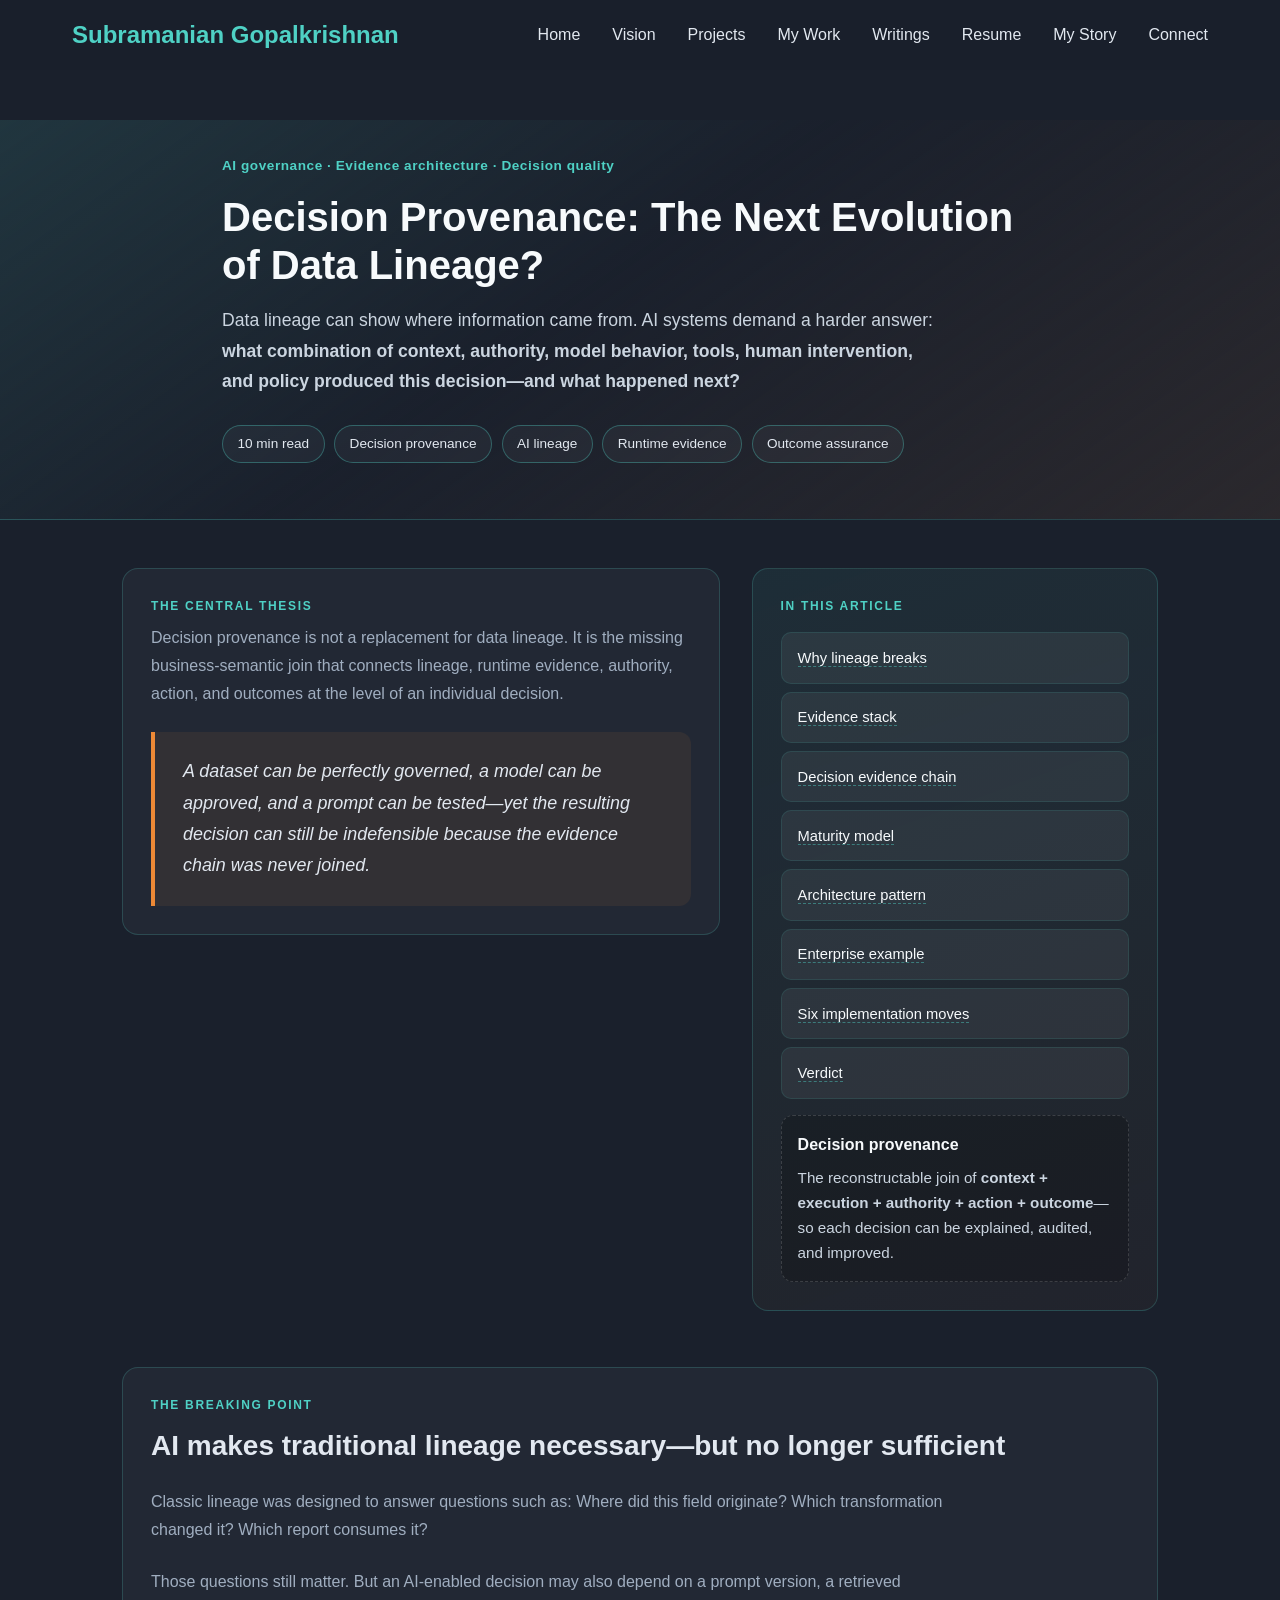
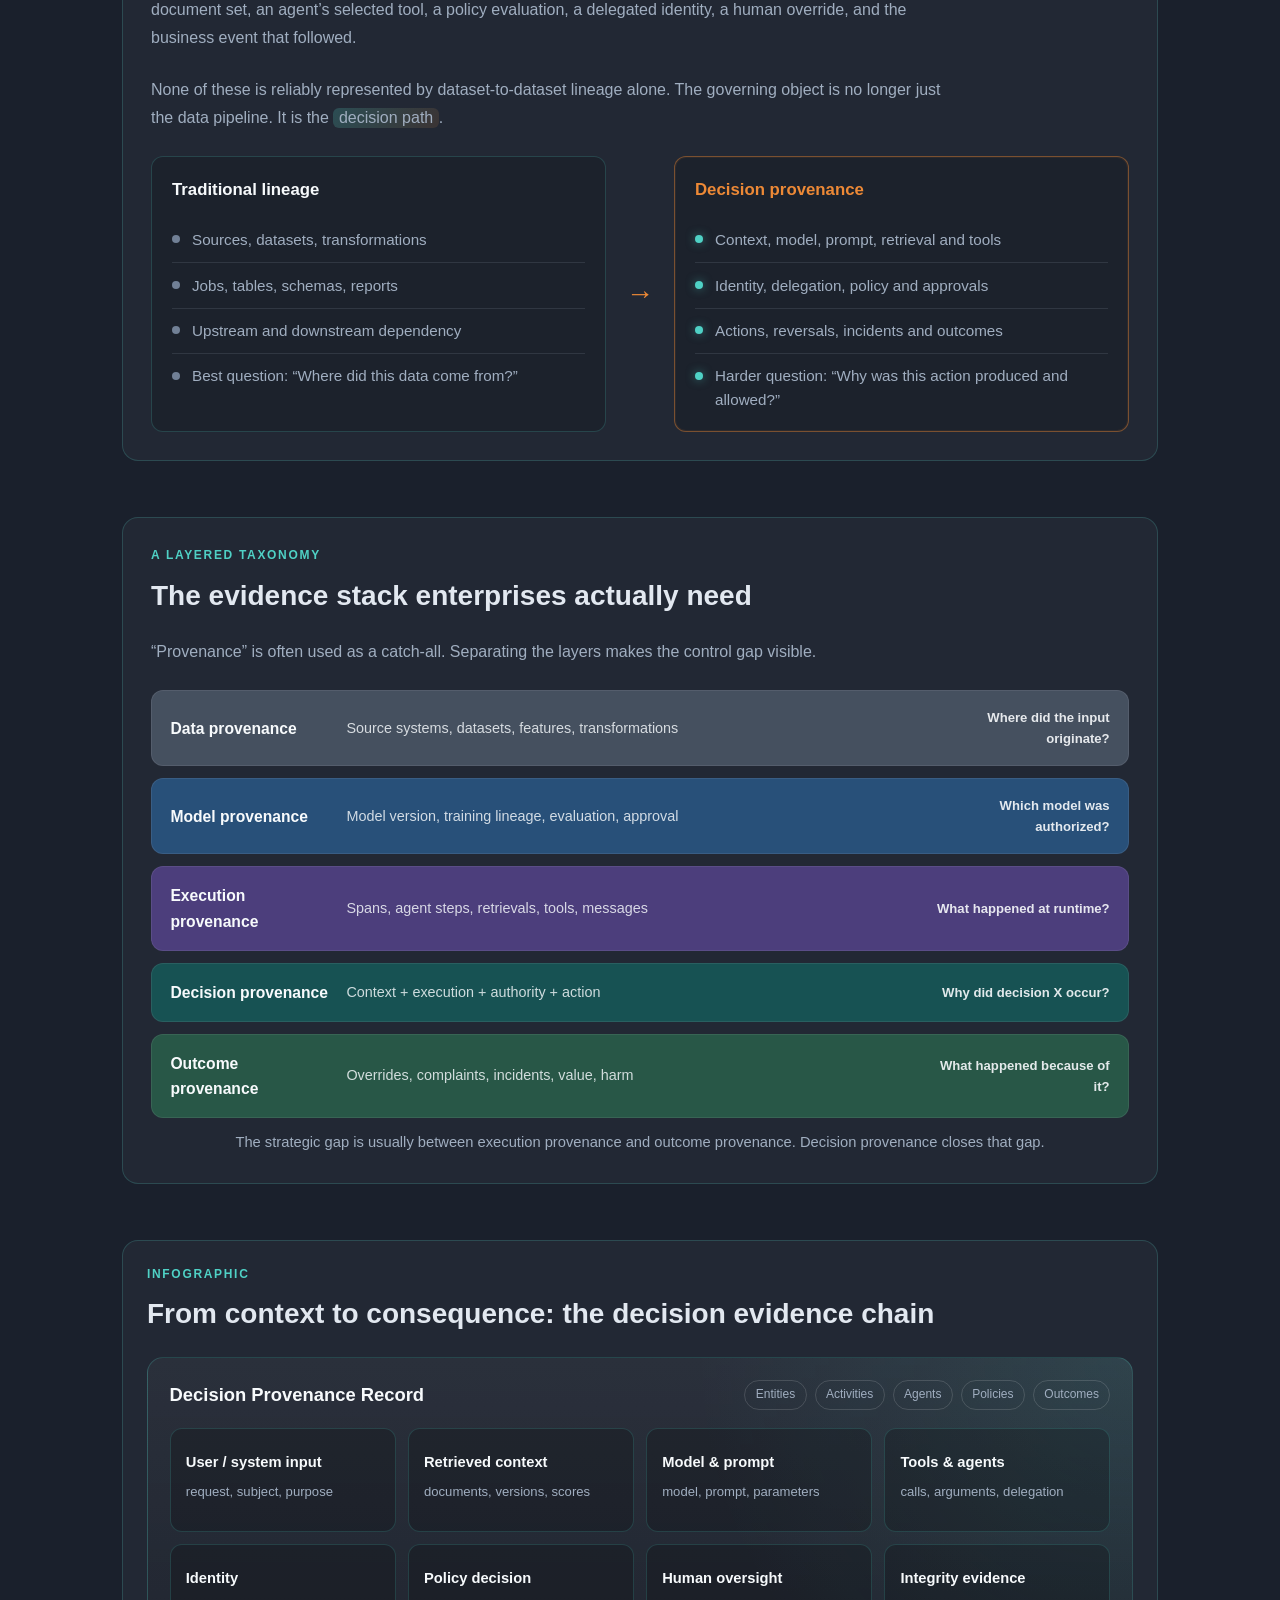
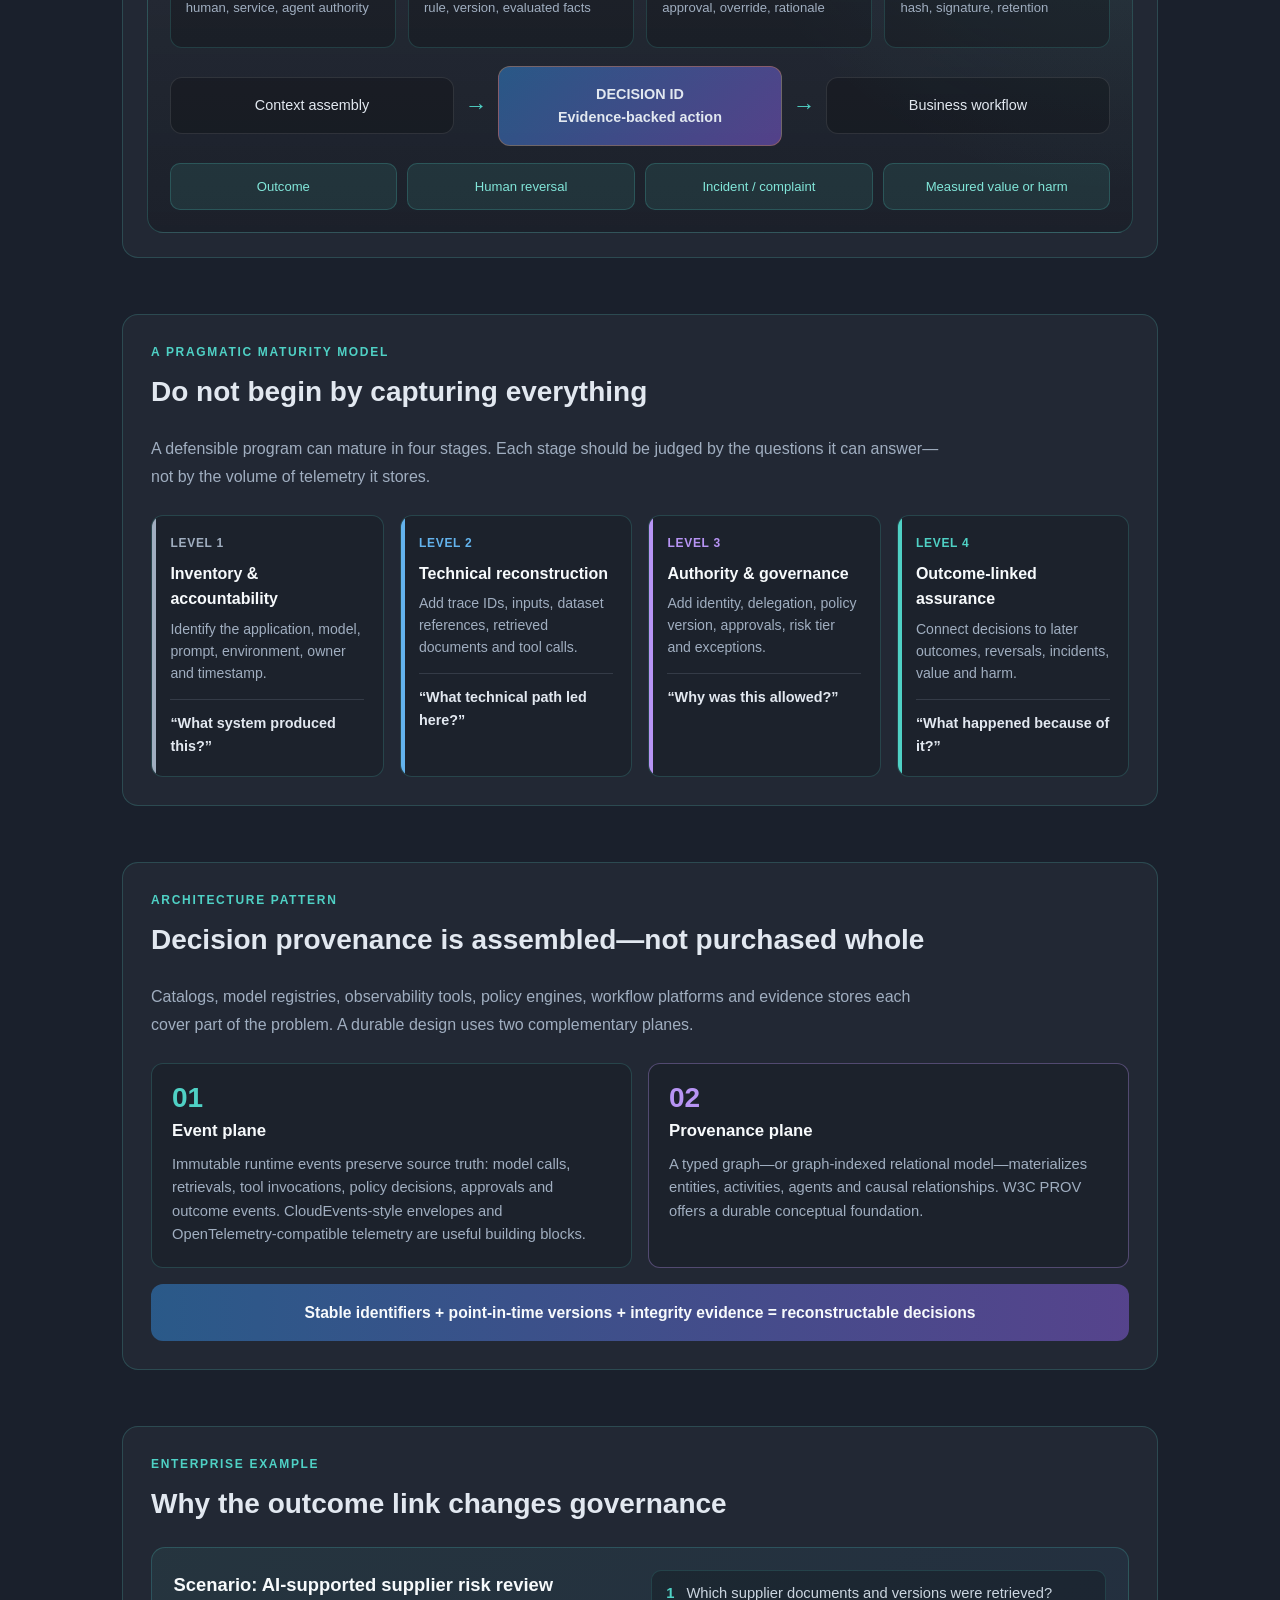
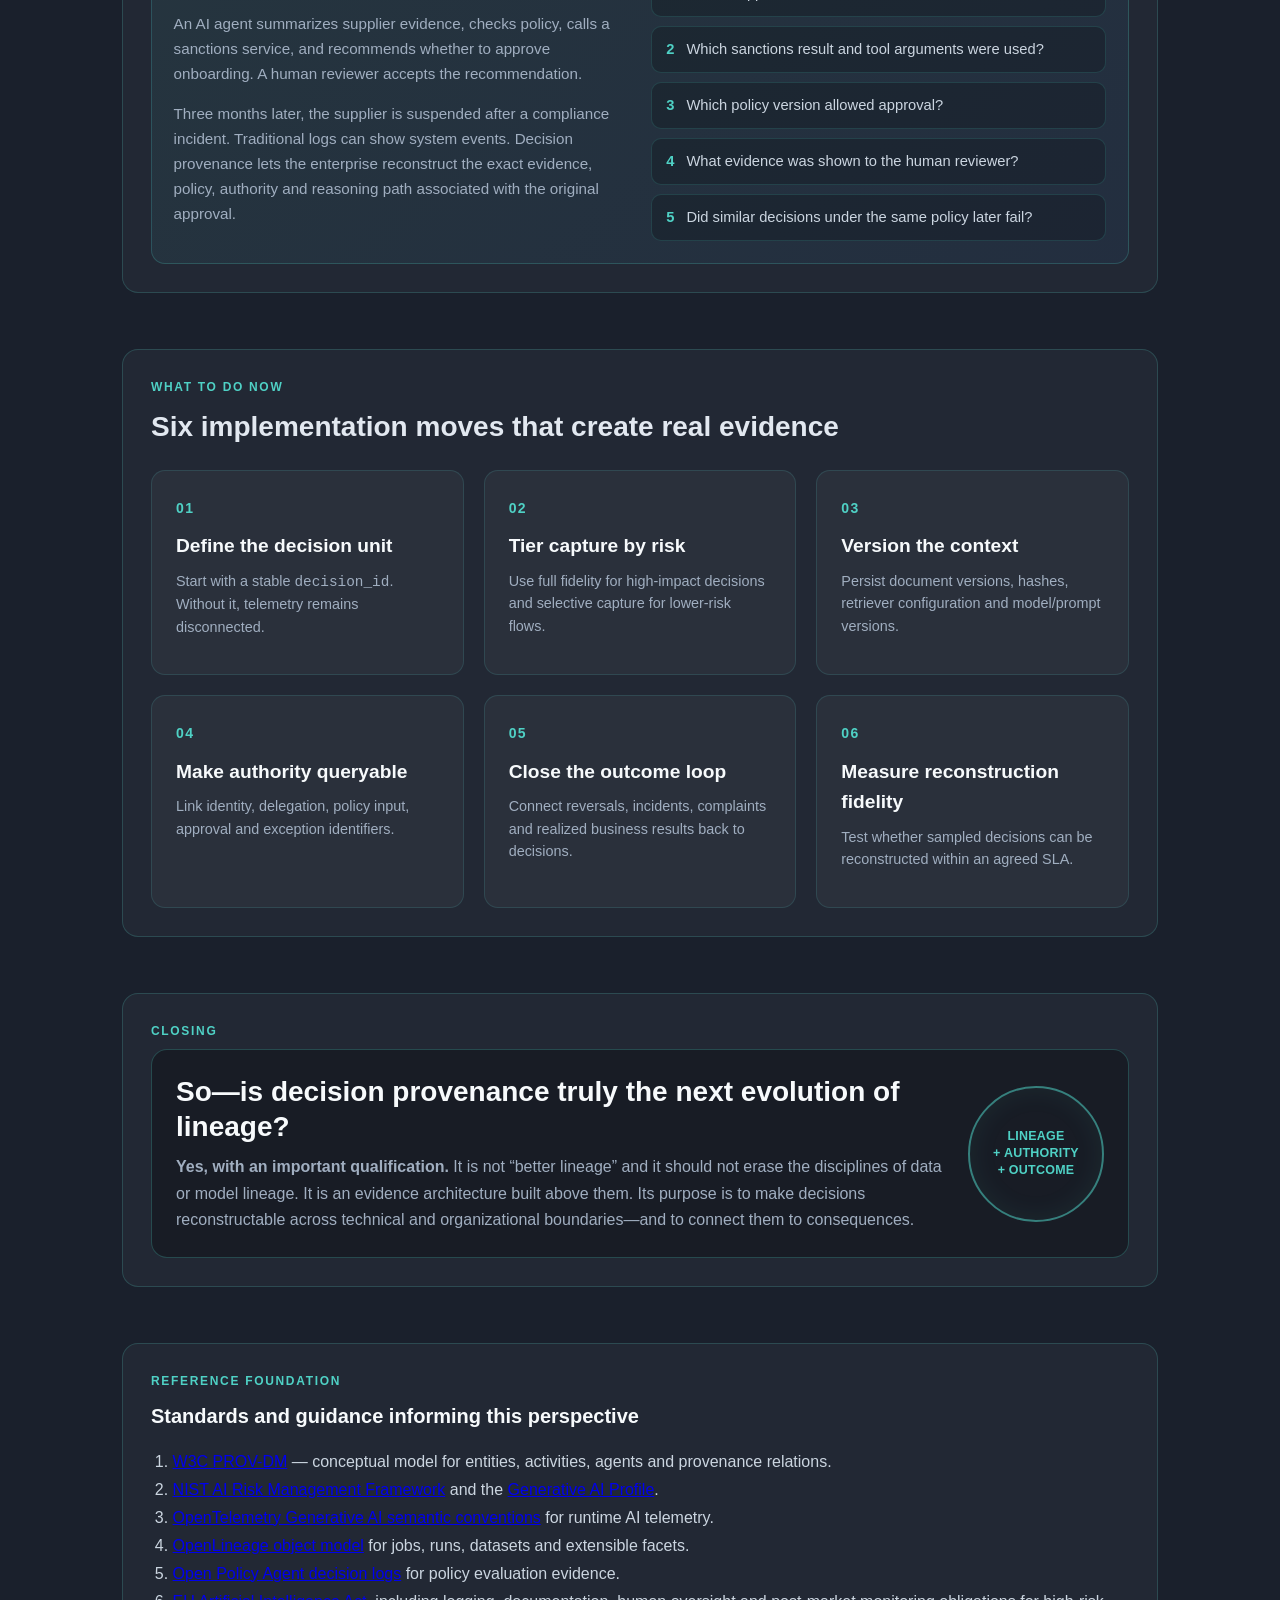
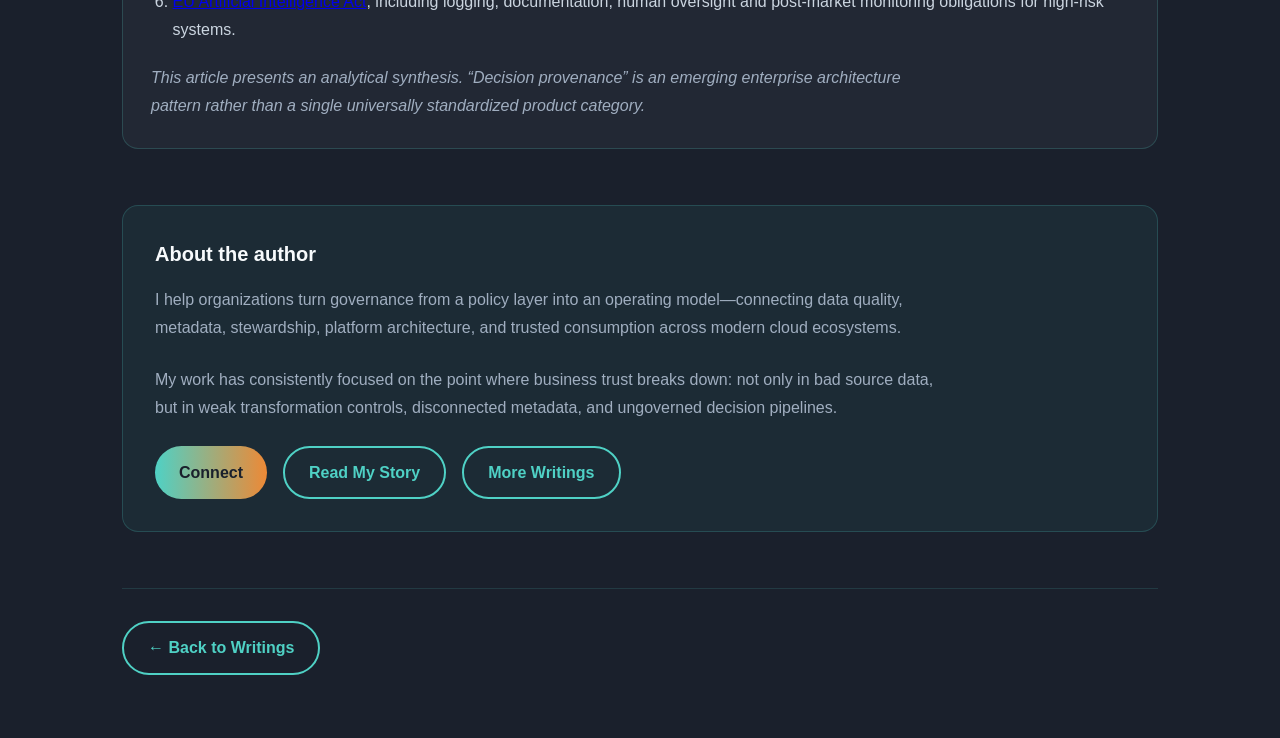
<file: writings/decision-provenance-ai-lineage.html>
<!DOCTYPE html>
<html lang="en">
<head>
  <meta charset="UTF-8">
  <meta name="viewport" content="width=device-width, initial-scale=1.0">
  <meta name="referrer" content="strict-origin-when-cross-origin">
  <meta http-equiv="Content-Security-Policy" content="default-src 'self'; base-uri 'self'; img-src 'self' data: https:; font-src 'self' https://fonts.gstatic.com data:; style-src 'self' 'unsafe-inline' https://fonts.googleapis.com; script-src 'self' 'unsafe-inline' https://www.googletagmanager.com https://www.google-analytics.com; connect-src 'self' https://www.google-analytics.com https://analytics.google.com https://region1.google-analytics.com; frame-src https://www.youtube.com https://www.youtube-nocookie.com; object-src 'none'; upgrade-insecure-requests">
  <!-- Google tag (gtag.js) -->
  <script async src="https://www.googletagmanager.com/gtag/js?id=G-WVC6DH29QQ"></script>
  <script>
    window.dataLayer = window.dataLayer || [];
    function gtag(){dataLayer.push(arguments);}
    gtag('js', new Date());
    gtag('config', 'G-WVC6DH29QQ');
  </script>
  <title>Decision Provenance: The Next Evolution of Data Lineage — Subramanian Gopalkrishnan</title>
  <meta name="description" content="Why data lineage alone is insufficient for AI systems—and how decision provenance connects context, models, policies, human oversight, actions, and outcomes into an auditable chain of evidence.">
  <meta name="author" content="Subu Gopal">
  <meta name="keywords" content="decision provenance, AI governance, data lineage, model lineage, agent governance, AI observability, decision quality, responsible AI">
  <meta property="og:type" content="article">
  <meta property="og:url" content="https://www.drivenbydata.pro/writings/decision-provenance-ai-lineage.html">
  <meta property="og:title" content="Decision Provenance: The Next Evolution of Data Lineage in the Age of AI">
  <meta property="og:description" content="The missing join between lineage, runtime telemetry, authority, and business outcomes.">
  <meta property="og:image" content="https://www.drivenbydata.pro/images/hero-profile-og.png">
  <meta property="og:site_name" content="DrivenByData.pro">

  <link rel="preconnect" href="https://fonts.googleapis.com">
  <link rel="preconnect" href="https://fonts.gstatic.com" crossorigin>
  <link href="https://fonts.googleapis.com/css2?family=Inter:wght@300;400;500;600;700&display=swap" rel="stylesheet">
  <link rel="icon" href="data:image/svg+xml,<svg xmlns='http://www.w3.org/2000/svg' viewBox='0 0 100 100'><rect width='100' height='100' rx='10' fill='%231A202C'/><text x='50%' y='54%' dominant-baseline='central' text-anchor='middle' font-size='65' font-weight='600' font-family='Inter, sans-serif' fill='%23ED8936'>S</text></svg>">
  <link rel="stylesheet" href="../style.css">
  <style>
    .dp-compare {
      display: grid;
      grid-template-columns: 1fr auto 1fr;
      gap: 1.25rem;
      align-items: stretch;
      margin-top: 1.5rem;
    }

    .dp-compare-arrow {
      display: grid;
      place-items: center;
      color: #ED8936;
      font-size: 1.75rem;
      font-weight: 600;
    }

    .dp-compare-card {
      border: 1px solid rgba(79, 209, 197, 0.2);
      background: rgba(0, 0, 0, 0.15);
      border-radius: 12px;
      padding: 1.25rem;
    }

    .dp-compare-card--emph {
      border-color: rgba(237, 137, 54, 0.45);
      box-shadow: inset 0 0 0 1px rgba(237, 137, 54, 0.08);
    }

    .dp-compare-card h3 {
      margin: 0 0 0.85rem;
      font-size: 1.05rem;
      color: #F7FAFC;
    }

    .dp-compare-card--emph h3 {
      color: #ED8936;
    }

    .dp-compare-card ul {
      margin: 0;
      padding: 0;
      list-style: none;
    }

    .dp-compare-card li {
      display: flex;
      gap: 0.75rem;
      padding: 0.65rem 0;
      border-bottom: 1px solid rgba(160, 174, 192, 0.15);
      color: #A0AEC0;
      font-size: 0.95rem;
      line-height: 1.55;
    }

    .dp-compare-card li:last-child {
      border-bottom: none;
      padding-bottom: 0;
    }

    .dp-dot {
      width: 8px;
      height: 8px;
      border-radius: 50%;
      margin-top: 0.45rem;
      flex: 0 0 auto;
      background: #718096;
    }

    .dp-compare-card--emph .dp-dot {
      background: #4FD1C5;
      box-shadow: 0 0 10px rgba(79, 209, 197, 0.5);
    }

    .dp-layer-stack {
      display: grid;
      gap: 0.75rem;
      margin-top: 1.25rem;
    }

    .dp-layer {
      display: grid;
      grid-template-columns: 160px 1fr auto;
      gap: 1rem;
      align-items: center;
      padding: 1rem 1.15rem;
      border-radius: 12px;
      color: #F7FAFC;
      border: 1px solid rgba(255, 255, 255, 0.08);
    }

    .dp-layer strong {
      font-size: 0.98rem;
    }

    .dp-layer small {
      color: rgba(247, 250, 252, 0.82);
      font-size: 0.9rem;
    }

    .dp-layer .dp-q {
      font-size: 0.82rem;
      font-weight: 600;
      color: rgba(247, 250, 252, 0.9);
      text-align: right;
      max-width: 11rem;
    }

    .dp-l1 { background: rgba(113, 128, 150, 0.45); }
    .dp-l2 { background: rgba(49, 130, 206, 0.45); }
    .dp-l3 { background: rgba(128, 90, 213, 0.45); }
    .dp-l4 { background: rgba(15, 118, 110, 0.55); }
    .dp-l5 { background: rgba(47, 133, 90, 0.5); }

    .dp-layer-note {
      margin-top: 0.85rem;
      color: #A0AEC0;
      font-size: 0.92rem;
      text-align: center;
    }

    .dp-flow-shell {
      margin-top: 1rem;
      padding: 1.35rem;
      border-radius: 16px;
      border: 1px solid rgba(79, 209, 197, 0.22);
      background:
        linear-gradient(180deg, rgba(255, 255, 255, 0.04), rgba(0, 0, 0, 0.18)),
        radial-gradient(circle at top right, rgba(79, 209, 197, 0.12), transparent 40%);
    }

    .dp-flow-title {
      display: flex;
      justify-content: space-between;
      align-items: center;
      gap: 1rem;
      flex-wrap: wrap;
      margin-bottom: 1.1rem;
    }

    .dp-flow-title h3 {
      margin: 0;
      font-size: 1.15rem;
      color: #F7FAFC;
    }

    .dp-legend {
      display: flex;
      gap: 0.5rem;
      flex-wrap: wrap;
    }

    .dp-legend span {
      padding: 0.3rem 0.65rem;
      border: 1px solid rgba(255, 255, 255, 0.14);
      border-radius: 999px;
      color: #A0AEC0;
      font-size: 0.75rem;
    }

    .dp-evidence-grid {
      display: grid;
      grid-template-columns: repeat(4, 1fr);
      gap: 0.75rem;
    }

    .dp-ev {
      background: rgba(0, 0, 0, 0.2);
      border: 1px solid rgba(79, 209, 197, 0.18);
      border-radius: 12px;
      padding: 0.95rem;
      min-height: 6.5rem;
    }

    .dp-ev b {
      display: block;
      margin: 0.45rem 0 0.2rem;
      color: #F7FAFC;
      font-size: 0.92rem;
    }

    .dp-ev small {
      color: #A0AEC0;
      font-size: 0.82rem;
      line-height: 1.4;
    }

    .dp-funnel {
      display: grid;
      grid-template-columns: 1fr auto 1fr auto 1fr;
      align-items: center;
      gap: 0.65rem;
      margin: 1.1rem 0;
    }

    .dp-fnode {
      padding: 1rem;
      border-radius: 12px;
      text-align: center;
      background: rgba(0, 0, 0, 0.22);
      border: 1px solid rgba(255, 255, 255, 0.1);
      color: #E2E8F0;
      font-size: 0.9rem;
    }

    .dp-fnode--decision {
      background: linear-gradient(135deg, rgba(49, 130, 206, 0.55), rgba(128, 90, 213, 0.55));
      border-color: rgba(237, 137, 54, 0.35);
      font-weight: 600;
    }

    .dp-arrow {
      color: #4FD1C5;
      font-size: 1.4rem;
      font-weight: 700;
    }

    .dp-outcomes {
      display: grid;
      grid-template-columns: repeat(4, 1fr);
      gap: 0.65rem;
    }

    .dp-out {
      padding: 0.75rem;
      border-radius: 10px;
      background: rgba(79, 209, 197, 0.1);
      border: 1px solid rgba(79, 209, 197, 0.22);
      text-align: center;
      color: #81E6D9;
      font-size: 0.82rem;
    }

    .dp-maturity {
      display: grid;
      grid-template-columns: repeat(4, 1fr);
      gap: 1rem;
      margin-top: 1.25rem;
    }

    .dp-mcard {
      position: relative;
      background: rgba(0, 0, 0, 0.15);
      border: 1px solid rgba(79, 209, 197, 0.2);
      border-radius: 12px;
      padding: 1.15rem;
      overflow: hidden;
    }

    .dp-mcard::before {
      content: "";
      position: absolute;
      left: 0;
      top: 0;
      bottom: 0;
      width: 4px;
      background: var(--c, #4FD1C5);
    }

    .dp-mcard .dp-level {
      font-weight: 800;
      color: var(--c, #4FD1C5);
      font-size: 0.75rem;
      letter-spacing: 0.06em;
      text-transform: uppercase;
    }

    .dp-mcard h3 {
      margin: 0.45rem 0;
      font-size: 1rem;
      color: #F7FAFC;
    }

    .dp-mcard p {
      margin: 0;
      color: #A0AEC0;
      font-size: 0.88rem;
      line-height: 1.55;
    }

    .dp-mcard .dp-question {
      margin-top: 0.9rem;
      padding-top: 0.75rem;
      border-top: 1px solid rgba(160, 174, 192, 0.18);
      font-weight: 650;
      color: #E2E8F0;
      font-size: 0.9rem;
    }

    .dp-architecture {
      display: grid;
      grid-template-columns: 1fr 1fr;
      gap: 1rem;
      margin-top: 1.25rem;
    }

    .dp-plane {
      padding: 1.25rem;
      border-radius: 12px;
      background: rgba(0, 0, 0, 0.15);
      border: 1px solid rgba(79, 209, 197, 0.2);
    }

    .dp-plane--prov {
      border-color: rgba(183, 148, 244, 0.35);
    }

    .dp-plane .dp-big {
      font-size: 1.75rem;
      font-weight: 800;
      color: #4FD1C5;
      line-height: 1;
      margin-bottom: 0.35rem;
    }

    .dp-plane--prov .dp-big {
      color: #B794F4;
    }

    .dp-plane h3 {
      margin: 0 0 0.5rem;
      color: #F7FAFC;
      font-size: 1.05rem;
    }

    .dp-plane p {
      margin: 0;
      color: #A0AEC0;
      font-size: 0.92rem;
      line-height: 1.6;
    }

    .dp-join-band {
      grid-column: 1 / -1;
      background: linear-gradient(90deg, rgba(49, 130, 206, 0.55), rgba(128, 90, 213, 0.55));
      color: #F7FAFC;
      border-radius: 12px;
      padding: 1rem 1.15rem;
      text-align: center;
      font-size: 0.98rem;
      font-weight: 650;
    }

    .dp-case {
      margin-top: 0.5rem;
      padding: 1.35rem;
      border-radius: 14px;
      border: 1px solid rgba(79, 209, 197, 0.22);
      background: linear-gradient(140deg, rgba(79, 209, 197, 0.08), rgba(49, 130, 206, 0.08));
    }

    .dp-case-grid {
      display: grid;
      grid-template-columns: 1fr 1fr;
      gap: 1.35rem;
    }

    .dp-case h3 {
      margin: 0 0 0.75rem;
      color: #F7FAFC;
      font-size: 1.15rem;
    }

    .dp-case p {
      margin: 0 0 0.9rem;
      color: #A0AEC0;
      font-size: 0.95rem;
      line-height: 1.65;
    }

    .dp-case p:last-child {
      margin-bottom: 0;
    }

    .dp-steps {
      display: grid;
      gap: 0.55rem;
    }

    .dp-step {
      background: rgba(0, 0, 0, 0.2);
      border-radius: 10px;
      padding: 0.75rem 0.9rem;
      border: 1px solid rgba(79, 209, 197, 0.16);
      display: flex;
      gap: 0.75rem;
      color: #CBD5E0;
      font-size: 0.92rem;
      line-height: 1.45;
    }

    .dp-step b {
      color: #4FD1C5;
    }

    .dp-verdict {
      display: grid;
      grid-template-columns: 1fr auto;
      gap: 1.5rem;
      align-items: center;
      padding: 1.5rem;
      border-radius: 16px;
      background: rgba(0, 0, 0, 0.28);
      border: 1px solid rgba(79, 209, 197, 0.25);
    }

    .dp-verdict h2 {
      margin: 0 0 0.65rem;
      font-size: clamp(1.35rem, 2.5vw, 1.75rem);
      line-height: 1.25;
      color: #F7FAFC;
    }

    .dp-verdict p {
      margin: 0;
      color: #A0AEC0;
      font-size: 1rem;
      line-height: 1.65;
    }

    .dp-seal {
      width: 8.5rem;
      height: 8.5rem;
      border-radius: 50%;
      border: 2px solid rgba(79, 209, 197, 0.55);
      display: grid;
      place-items: center;
      text-align: center;
      color: #4FD1C5;
      font-size: 0.78rem;
      font-weight: 800;
      letter-spacing: 0.02em;
      line-height: 1.35;
      box-shadow: inset 0 0 28px rgba(79, 209, 197, 0.08);
      flex-shrink: 0;
    }

    @media (max-width: 900px) {
      .dp-compare,
      .dp-architecture,
      .dp-case-grid {
        grid-template-columns: 1fr;
      }

      .dp-compare-arrow {
        transform: rotate(90deg);
      }

      .dp-evidence-grid,
      .dp-outcomes,
      .dp-maturity {
        grid-template-columns: repeat(2, 1fr);
      }

      .dp-layer {
        grid-template-columns: 120px 1fr;
      }

      .dp-layer .dp-q {
        grid-column: 2;
        text-align: left;
        max-width: none;
      }

      .dp-verdict {
        grid-template-columns: 1fr;
      }

      .dp-seal {
        display: none;
      }
    }

    @media (max-width: 600px) {
      .dp-evidence-grid,
      .dp-outcomes,
      .dp-maturity {
        grid-template-columns: 1fr;
      }

      .dp-funnel {
        grid-template-columns: 1fr;
      }

      .dp-arrow {
        transform: rotate(90deg);
        text-align: center;
      }

      .dp-layer {
        grid-template-columns: 1fr;
      }

      .dp-layer .dp-q {
        grid-column: 1;
      }
    }
  </style>
</head>
<body data-page="article">
  <div id="header-placeholder"></div>

  <article class="article-page page-container">
    <header class="article-hero">
      <div class="container article-hero-inner">
        <p class="article-kicker">AI governance · Evidence architecture · Decision quality</p>
        <h1 class="article-title">Decision Provenance: The Next Evolution of Data Lineage?</h1>
        <p class="article-lead">
          Data lineage can show where information came from. AI systems demand a harder answer:
          <strong>what combination of context, authority, model behavior, tools, human intervention, and policy produced this decision—and what happened next?</strong>
        </p>
        <div class="article-tags">
          <span>10 min read</span>
          <span>Decision provenance</span>
          <span>AI lineage</span>
          <span>Runtime evidence</span>
          <span>Outcome assurance</span>
        </div>
      </div>
    </header>

    <div class="container article-body">

      <section class="article-section">
        <div class="article-split">
          <div class="article-panel">
            <p class="article-label">The central thesis</p>
            <p class="article-prose">
              Decision provenance is not a replacement for data lineage. It is the missing business-semantic join that connects lineage, runtime evidence, authority, action, and outcomes at the level of an individual decision.
            </p>
            <blockquote class="article-pullquote">
              A dataset can be perfectly governed, a model can be approved, and a prompt can be tested—yet the resulting decision can still be indefensible because the evidence chain was never joined.
            </blockquote>
          </div>
          <aside class="article-panel article-panel-accent">
            <p class="article-label">In this article</p>
            <ul class="article-summary-list article-toc" aria-label="Sections in this article">
              <li><a class="article-toc-link" href="#breaking-point">Why lineage breaks</a></li>
              <li><a class="article-toc-link" href="#evidence-stack">Evidence stack</a></li>
              <li><a class="article-toc-link" href="#evidence-chain">Decision evidence chain</a></li>
              <li><a class="article-toc-link" href="#maturity">Maturity model</a></li>
              <li><a class="article-toc-link" href="#architecture">Architecture pattern</a></li>
              <li><a class="article-toc-link" href="#enterprise-example">Enterprise example</a></li>
              <li><a class="article-toc-link" href="#implementation">Six implementation moves</a></li>
              <li><a class="article-toc-link" href="#verdict">Verdict</a></li>
            </ul>
            <div class="article-soft-box">
              <h4>Decision provenance</h4>
              <p>
                The reconstructable join of <strong>context + execution + authority + action + outcome</strong>—so each decision can be explained, audited, and improved.
              </p>
            </div>
          </aside>
        </div>
      </section>

      <section class="article-section" id="breaking-point">
        <div class="article-panel">
          <p class="article-label">The breaking point</p>
          <h2 class="article-h2">AI makes traditional lineage necessary—but no longer sufficient</h2>
          <p class="article-prose">
            Classic lineage was designed to answer questions such as: Where did this field originate? Which transformation changed it? Which report consumes it?
          </p>
          <p class="article-prose">
            Those questions still matter. But an AI-enabled decision may also depend on a prompt version, a retrieved document set, an agent’s selected tool, a policy evaluation, a delegated identity, a human override, and the business event that followed.
          </p>
          <p class="article-prose">
            None of these is reliably represented by dataset-to-dataset lineage alone. The governing object is no longer just the data pipeline. It is the <span class="article-highlight">decision path</span>.
          </p>

          <div class="dp-compare">
            <div class="dp-compare-card">
              <h3>Traditional lineage</h3>
              <ul>
                <li><span class="dp-dot"></span><span>Sources, datasets, transformations</span></li>
                <li><span class="dp-dot"></span><span>Jobs, tables, schemas, reports</span></li>
                <li><span class="dp-dot"></span><span>Upstream and downstream dependency</span></li>
                <li><span class="dp-dot"></span><span>Best question: “Where did this data come from?”</span></li>
              </ul>
            </div>
            <div class="dp-compare-arrow" aria-hidden="true">→</div>
            <div class="dp-compare-card dp-compare-card--emph">
              <h3>Decision provenance</h3>
              <ul>
                <li><span class="dp-dot"></span><span>Context, model, prompt, retrieval and tools</span></li>
                <li><span class="dp-dot"></span><span>Identity, delegation, policy and approvals</span></li>
                <li><span class="dp-dot"></span><span>Actions, reversals, incidents and outcomes</span></li>
                <li><span class="dp-dot"></span><span>Harder question: “Why was this action produced and allowed?”</span></li>
              </ul>
            </div>
          </div>
        </div>
      </section>

      <section class="article-section" id="evidence-stack">
        <div class="article-panel">
          <p class="article-label">A layered taxonomy</p>
          <h2 class="article-h2">The evidence stack enterprises actually need</h2>
          <p class="article-prose">
            “Provenance” is often used as a catch-all. Separating the layers makes the control gap visible.
          </p>
          <div class="dp-layer-stack">
            <div class="dp-layer dp-l1"><strong>Data provenance</strong><small>Source systems, datasets, features, transformations</small><span class="dp-q">Where did the input originate?</span></div>
            <div class="dp-layer dp-l2"><strong>Model provenance</strong><small>Model version, training lineage, evaluation, approval</small><span class="dp-q">Which model was authorized?</span></div>
            <div class="dp-layer dp-l3"><strong>Execution provenance</strong><small>Spans, agent steps, retrievals, tools, messages</small><span class="dp-q">What happened at runtime?</span></div>
            <div class="dp-layer dp-l4"><strong>Decision provenance</strong><small>Context + execution + authority + action</small><span class="dp-q">Why did decision X occur?</span></div>
            <div class="dp-layer dp-l5"><strong>Outcome provenance</strong><small>Overrides, complaints, incidents, value, harm</small><span class="dp-q">What happened because of it?</span></div>
          </div>
          <p class="dp-layer-note">The strategic gap is usually between execution provenance and outcome provenance. Decision provenance closes that gap.</p>
        </div>
      </section>

      <section class="article-section" id="evidence-chain">
        <div class="article-panel article-diagram">
          <p class="article-label">Infographic</p>
          <h2 class="article-h2">From context to consequence: the decision evidence chain</h2>
          <div class="dp-flow-shell">
            <div class="dp-flow-title">
              <h3>Decision Provenance Record</h3>
              <div class="dp-legend">
                <span>Entities</span>
                <span>Activities</span>
                <span>Agents</span>
                <span>Policies</span>
                <span>Outcomes</span>
              </div>
            </div>
            <div class="dp-evidence-grid">
              <div class="dp-ev"><b>User / system input</b><small>request, subject, purpose</small></div>
              <div class="dp-ev"><b>Retrieved context</b><small>documents, versions, scores</small></div>
              <div class="dp-ev"><b>Model &amp; prompt</b><small>model, prompt, parameters</small></div>
              <div class="dp-ev"><b>Tools &amp; agents</b><small>calls, arguments, delegation</small></div>
              <div class="dp-ev"><b>Identity</b><small>human, service, agent authority</small></div>
              <div class="dp-ev"><b>Policy decision</b><small>rule, version, evaluated facts</small></div>
              <div class="dp-ev"><b>Human oversight</b><small>approval, override, rationale</small></div>
              <div class="dp-ev"><b>Integrity evidence</b><small>hash, signature, retention</small></div>
            </div>
            <div class="dp-funnel">
              <div class="dp-fnode">Context assembly</div>
              <div class="dp-arrow" aria-hidden="true">→</div>
              <div class="dp-fnode dp-fnode--decision"><strong>DECISION ID</strong><br>Evidence-backed action</div>
              <div class="dp-arrow" aria-hidden="true">→</div>
              <div class="dp-fnode">Business workflow</div>
            </div>
            <div class="dp-outcomes">
              <div class="dp-out">Outcome</div>
              <div class="dp-out">Human reversal</div>
              <div class="dp-out">Incident / complaint</div>
              <div class="dp-out">Measured value or harm</div>
            </div>
          </div>
        </div>
      </section>

      <section class="article-section" id="maturity">
        <div class="article-panel">
          <p class="article-label">A pragmatic maturity model</p>
          <h2 class="article-h2">Do not begin by capturing everything</h2>
          <p class="article-prose">
            A defensible program can mature in four stages. Each stage should be judged by the questions it can answer—not by the volume of telemetry it stores.
          </p>
          <div class="dp-maturity">
            <div class="dp-mcard" style="--c:#A0AEC0">
              <div class="dp-level">Level 1</div>
              <h3>Inventory &amp; accountability</h3>
              <p>Identify the application, model, prompt, environment, owner and timestamp.</p>
              <div class="dp-question">“What system produced this?”</div>
            </div>
            <div class="dp-mcard" style="--c:#63B3ED">
              <div class="dp-level">Level 2</div>
              <h3>Technical reconstruction</h3>
              <p>Add trace IDs, inputs, dataset references, retrieved documents and tool calls.</p>
              <div class="dp-question">“What technical path led here?”</div>
            </div>
            <div class="dp-mcard" style="--c:#B794F4">
              <div class="dp-level">Level 3</div>
              <h3>Authority &amp; governance</h3>
              <p>Add identity, delegation, policy version, approvals, risk tier and exceptions.</p>
              <div class="dp-question">“Why was this allowed?”</div>
            </div>
            <div class="dp-mcard" style="--c:#4FD1C5">
              <div class="dp-level">Level 4</div>
              <h3>Outcome-linked assurance</h3>
              <p>Connect decisions to later outcomes, reversals, incidents, value and harm.</p>
              <div class="dp-question">“What happened because of it?”</div>
            </div>
          </div>
        </div>
      </section>

      <section class="article-section" id="architecture">
        <div class="article-panel">
          <p class="article-label">Architecture pattern</p>
          <h2 class="article-h2">Decision provenance is assembled—not purchased whole</h2>
          <p class="article-prose">
            Catalogs, model registries, observability tools, policy engines, workflow platforms and evidence stores each cover part of the problem. A durable design uses two complementary planes.
          </p>
          <div class="dp-architecture">
            <div class="dp-plane">
              <div class="dp-big">01</div>
              <h3>Event plane</h3>
              <p>Immutable runtime events preserve source truth: model calls, retrievals, tool invocations, policy decisions, approvals and outcome events. CloudEvents-style envelopes and OpenTelemetry-compatible telemetry are useful building blocks.</p>
            </div>
            <div class="dp-plane dp-plane--prov">
              <div class="dp-big">02</div>
              <h3>Provenance plane</h3>
              <p>A typed graph—or graph-indexed relational model—materializes entities, activities, agents and causal relationships. W3C PROV offers a durable conceptual foundation.</p>
            </div>
            <div class="dp-join-band">Stable identifiers + point-in-time versions + integrity evidence = reconstructable decisions</div>
          </div>
        </div>
      </section>

      <section class="article-section" id="enterprise-example">
        <div class="article-panel">
          <p class="article-label">Enterprise example</p>
          <h2 class="article-h2">Why the outcome link changes governance</h2>
          <div class="dp-case">
            <div class="dp-case-grid">
              <div>
                <h3>Scenario: AI-supported supplier risk review</h3>
                <p>An AI agent summarizes supplier evidence, checks policy, calls a sanctions service, and recommends whether to approve onboarding. A human reviewer accepts the recommendation.</p>
                <p>Three months later, the supplier is suspended after a compliance incident. Traditional logs can show system events. Decision provenance lets the enterprise reconstruct the exact evidence, policy, authority and reasoning path associated with the original approval.</p>
              </div>
              <div class="dp-steps">
                <div class="dp-step"><b>1</b><span>Which supplier documents and versions were retrieved?</span></div>
                <div class="dp-step"><b>2</b><span>Which sanctions result and tool arguments were used?</span></div>
                <div class="dp-step"><b>3</b><span>Which policy version allowed approval?</span></div>
                <div class="dp-step"><b>4</b><span>What evidence was shown to the human reviewer?</span></div>
                <div class="dp-step"><b>5</b><span>Did similar decisions under the same policy later fail?</span></div>
              </div>
            </div>
          </div>
        </div>
      </section>

      <section class="article-section" id="implementation">
        <div class="article-panel">
          <p class="article-label">What to do now</p>
          <h2 class="article-h2">Six implementation moves that create real evidence</h2>
          <div class="article-detail-grid" style="margin-top:1.25rem;">
            <div class="article-detail-card">
              <span class="article-detail-num">01</span>
              <h3>Define the decision unit</h3>
              <p>Start with a stable <code>decision_id</code>. Without it, telemetry remains disconnected.</p>
            </div>
            <div class="article-detail-card">
              <span class="article-detail-num">02</span>
              <h3>Tier capture by risk</h3>
              <p>Use full fidelity for high-impact decisions and selective capture for lower-risk flows.</p>
            </div>
            <div class="article-detail-card">
              <span class="article-detail-num">03</span>
              <h3>Version the context</h3>
              <p>Persist document versions, hashes, retriever configuration and model/prompt versions.</p>
            </div>
            <div class="article-detail-card">
              <span class="article-detail-num">04</span>
              <h3>Make authority queryable</h3>
              <p>Link identity, delegation, policy input, approval and exception identifiers.</p>
            </div>
            <div class="article-detail-card">
              <span class="article-detail-num">05</span>
              <h3>Close the outcome loop</h3>
              <p>Connect reversals, incidents, complaints and realized business results back to decisions.</p>
            </div>
            <div class="article-detail-card">
              <span class="article-detail-num">06</span>
              <h3>Measure reconstruction fidelity</h3>
              <p>Test whether sampled decisions can be reconstructed within an agreed SLA.</p>
            </div>
          </div>
        </div>
      </section>

      <section class="article-section" id="verdict">
        <div class="article-panel">
          <p class="article-label">Closing</p>
          <div class="dp-verdict">
            <div>
              <h2>So—is decision provenance truly the next evolution of lineage?</h2>
              <p><strong>Yes, with an important qualification.</strong> It is not “better lineage” and it should not erase the disciplines of data or model lineage. It is an evidence architecture built above them. Its purpose is to make decisions reconstructable across technical and organizational boundaries—and to connect them to consequences.</p>
            </div>
            <div class="dp-seal">LINEAGE<br>+ AUTHORITY<br>+ OUTCOME</div>
          </div>
        </div>
      </section>

      <section class="article-section">
        <div class="article-panel">
          <p class="article-label">Reference foundation</p>
          <h3 class="article-h3">Standards and guidance informing this perspective</h3>
          <ol style="margin:0 0 1.25rem; padding-left:1.35rem; color:#CBD5E0; line-height:1.75;">
            <li><a href="https://www.w3.org/TR/prov-dm/" target="_blank" rel="noopener">W3C PROV-DM</a> — conceptual model for entities, activities, agents and provenance relations.</li>
            <li><a href="https://www.nist.gov/itl/ai-risk-management-framework" target="_blank" rel="noopener">NIST AI Risk Management Framework</a> and the <a href="https://nvlpubs.nist.gov/nistpubs/ai/NIST.AI.600-1.pdf" target="_blank" rel="noopener">Generative AI Profile</a>.</li>
            <li><a href="https://opentelemetry.io/docs/specs/semconv/gen-ai/" target="_blank" rel="noopener">OpenTelemetry Generative AI semantic conventions</a> for runtime AI telemetry.</li>
            <li><a href="https://openlineage.io/docs/spec/object-model/" target="_blank" rel="noopener">OpenLineage object model</a> for jobs, runs, datasets and extensible facets.</li>
            <li><a href="https://www.openpolicyagent.org/docs/management-decision-logs" target="_blank" rel="noopener">Open Policy Agent decision logs</a> for policy evaluation evidence.</li>
            <li><a href="https://eur-lex.europa.eu/eli/reg/2024/1689/oj" target="_blank" rel="noopener">EU Artificial Intelligence Act</a>, including logging, documentation, human oversight and post-market monitoring obligations for high-risk systems.</li>
          </ol>
          <p class="article-prose article-prose--tight">
            <em>This article presents an analytical synthesis. “Decision provenance” is an emerging enterprise architecture pattern rather than a single universally standardized product category.</em>
          </p>
        </div>
      </section>

      <section class="article-section">
        <div class="article-at-a-glance">
          <h3 class="article-h3">About the author</h3>
          <p class="article-prose">
            I help organizations turn governance from a policy layer into an operating model—connecting data quality,
            metadata, stewardship, platform architecture, and trusted consumption across modern cloud ecosystems.
          </p>
          <p class="article-prose article-prose--tight">
            My work has consistently focused on the point where business trust breaks down: not only in bad source data,
            but in weak transformation controls, disconnected metadata, and ungoverned decision pipelines.
          </p>
          <div class="article-author-actions">
            <a href="../index.html#contact" class="article-cta-btn article-cta-btn--primary">Connect</a>
            <a href="../story.html" class="article-cta-btn article-cta-btn--secondary">Read My Story</a>
            <a href="../index.html#writings" class="article-cta-btn article-cta-btn--secondary">More Writings</a>
          </div>
        </div>
      </section>

      <nav class="article-back">
        <a href="../index.html#writings" class="secondary-button">← Back to Writings</a>
      </nav>
    </div>
  </article>

  <script src="../script.js"></script>
</body>
</html>
</file>
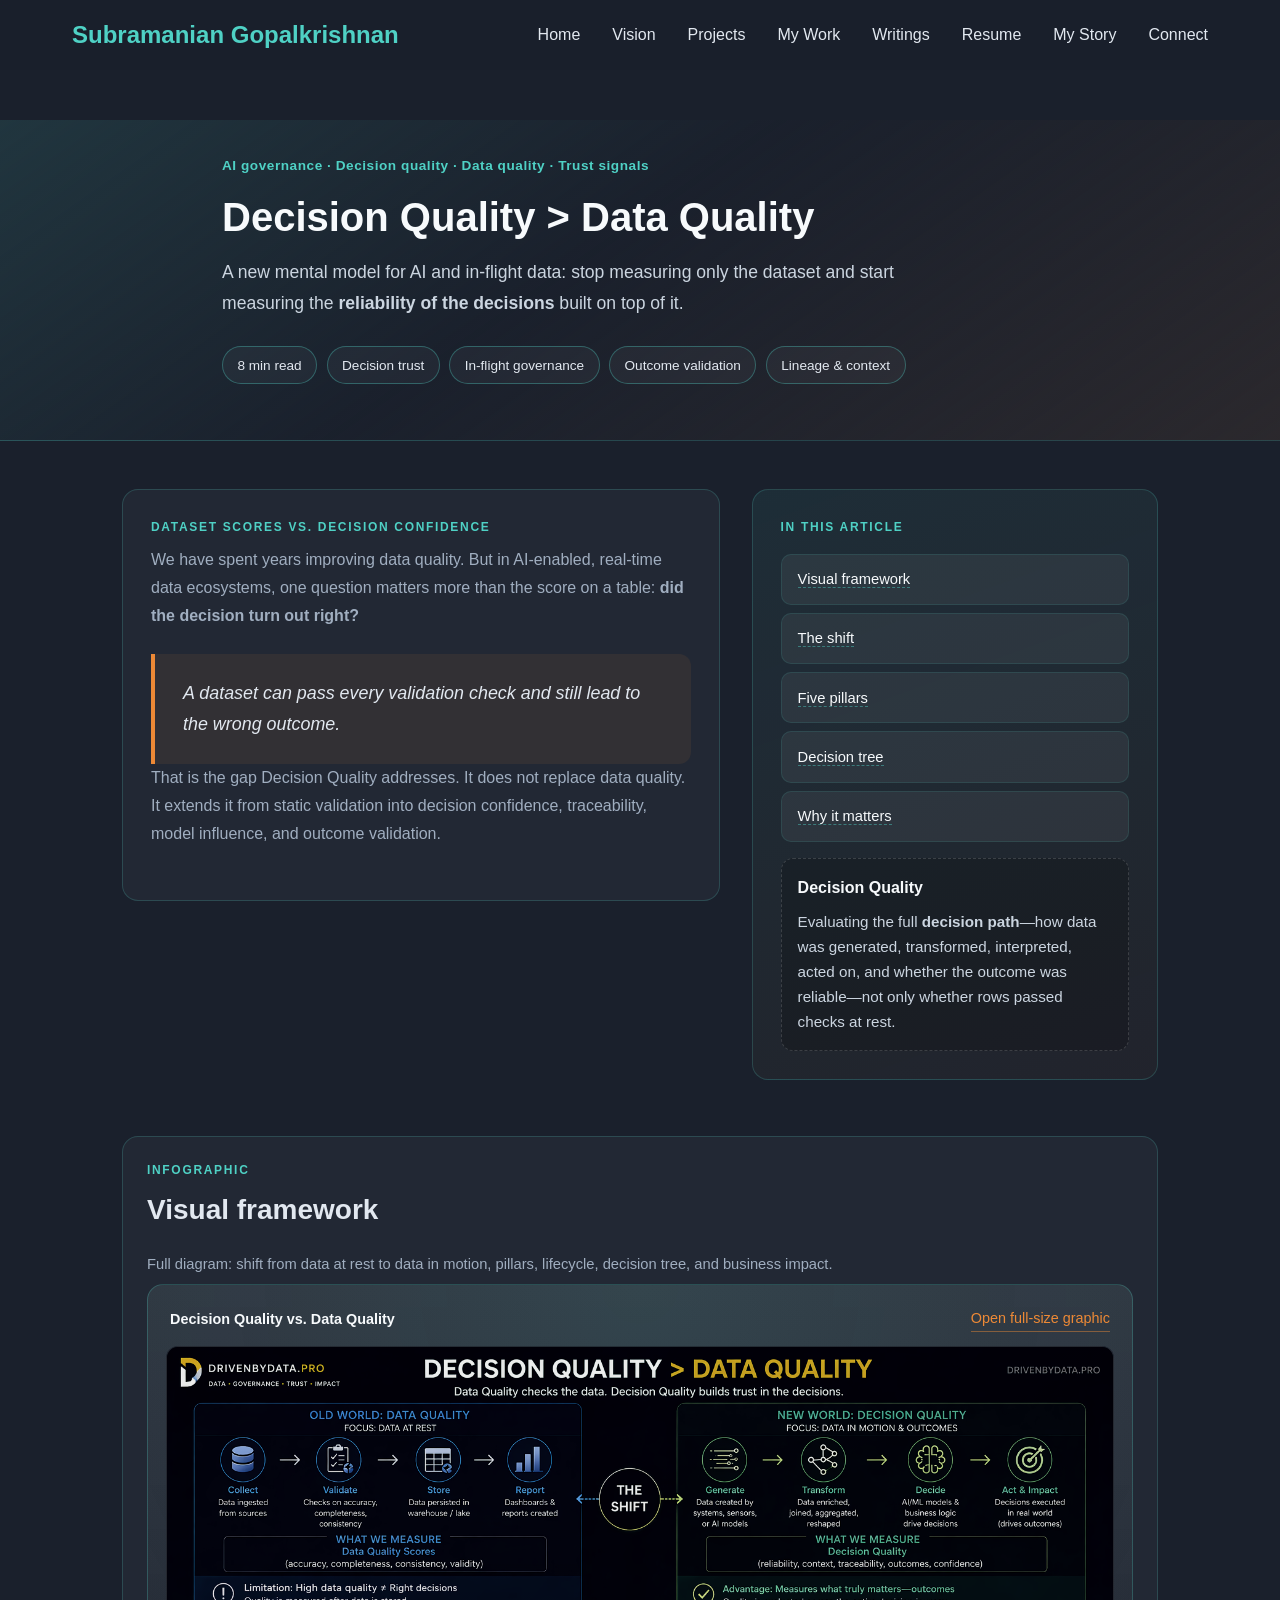
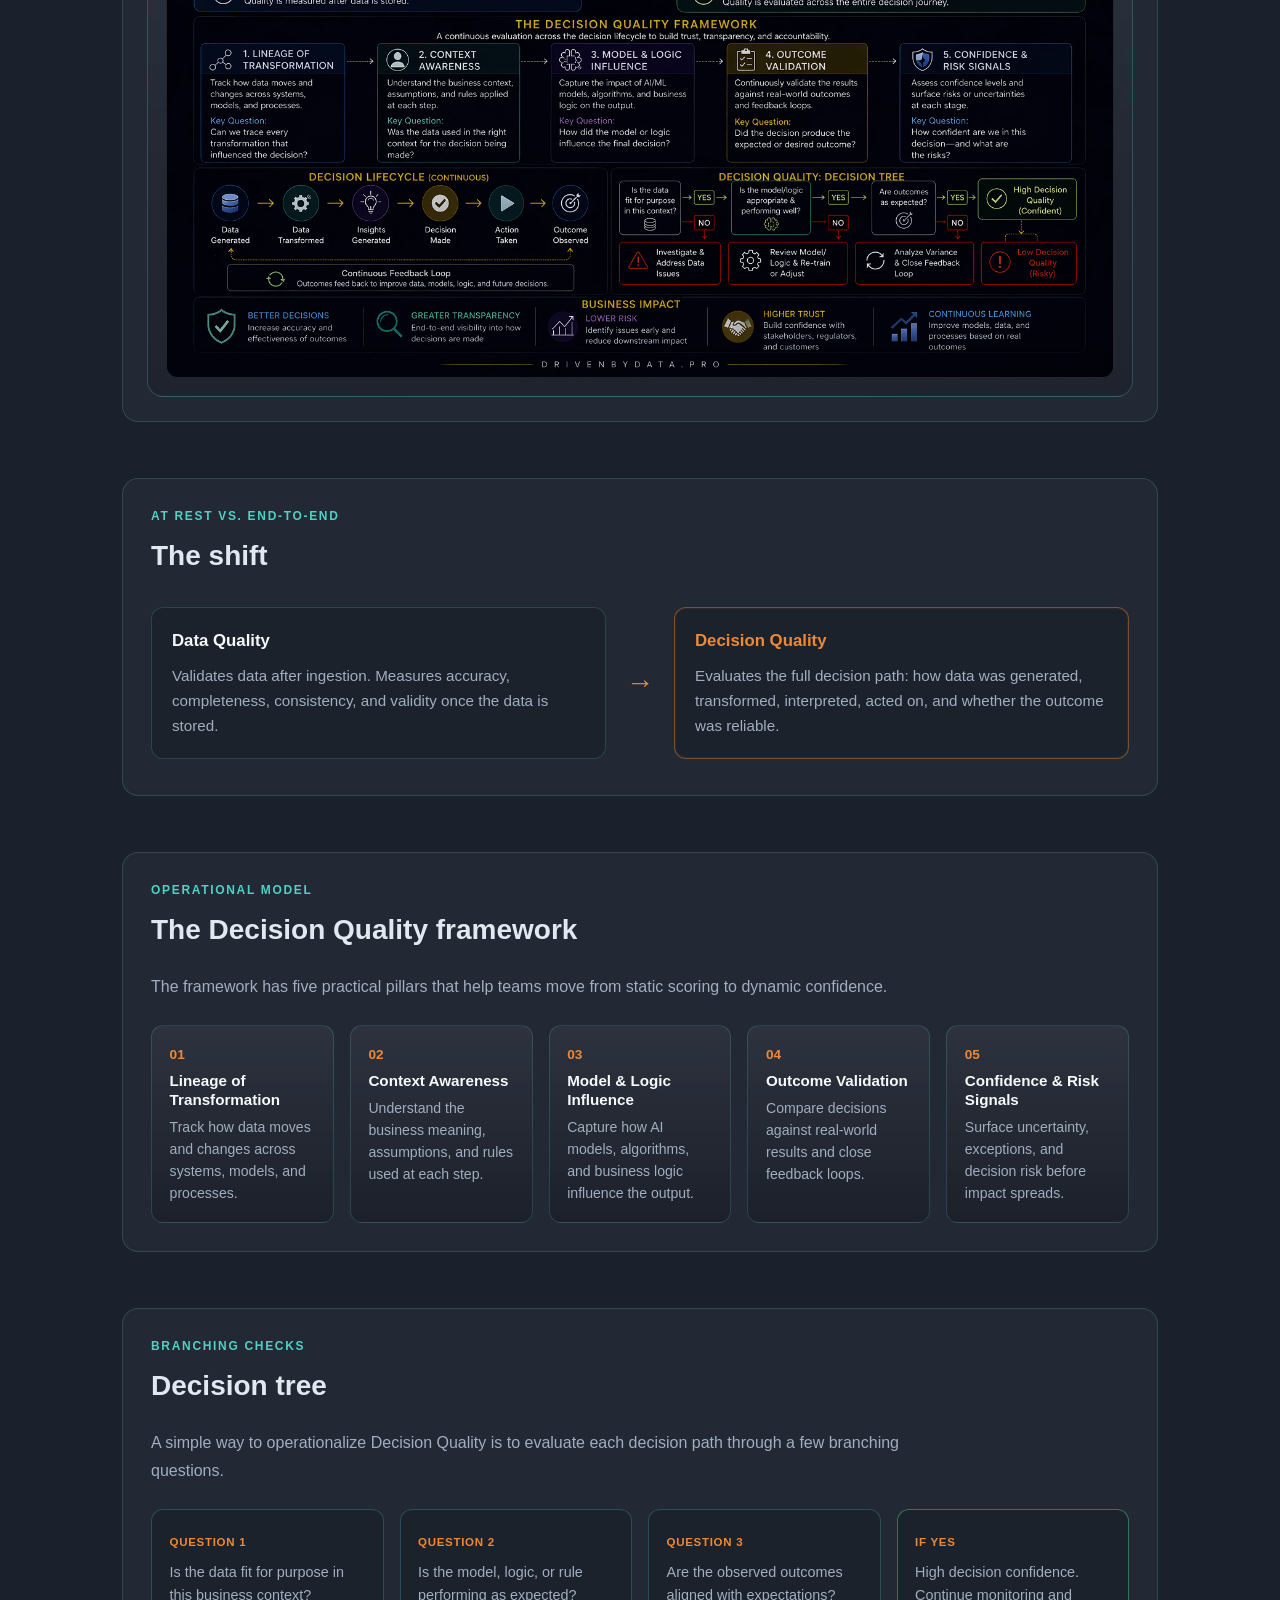
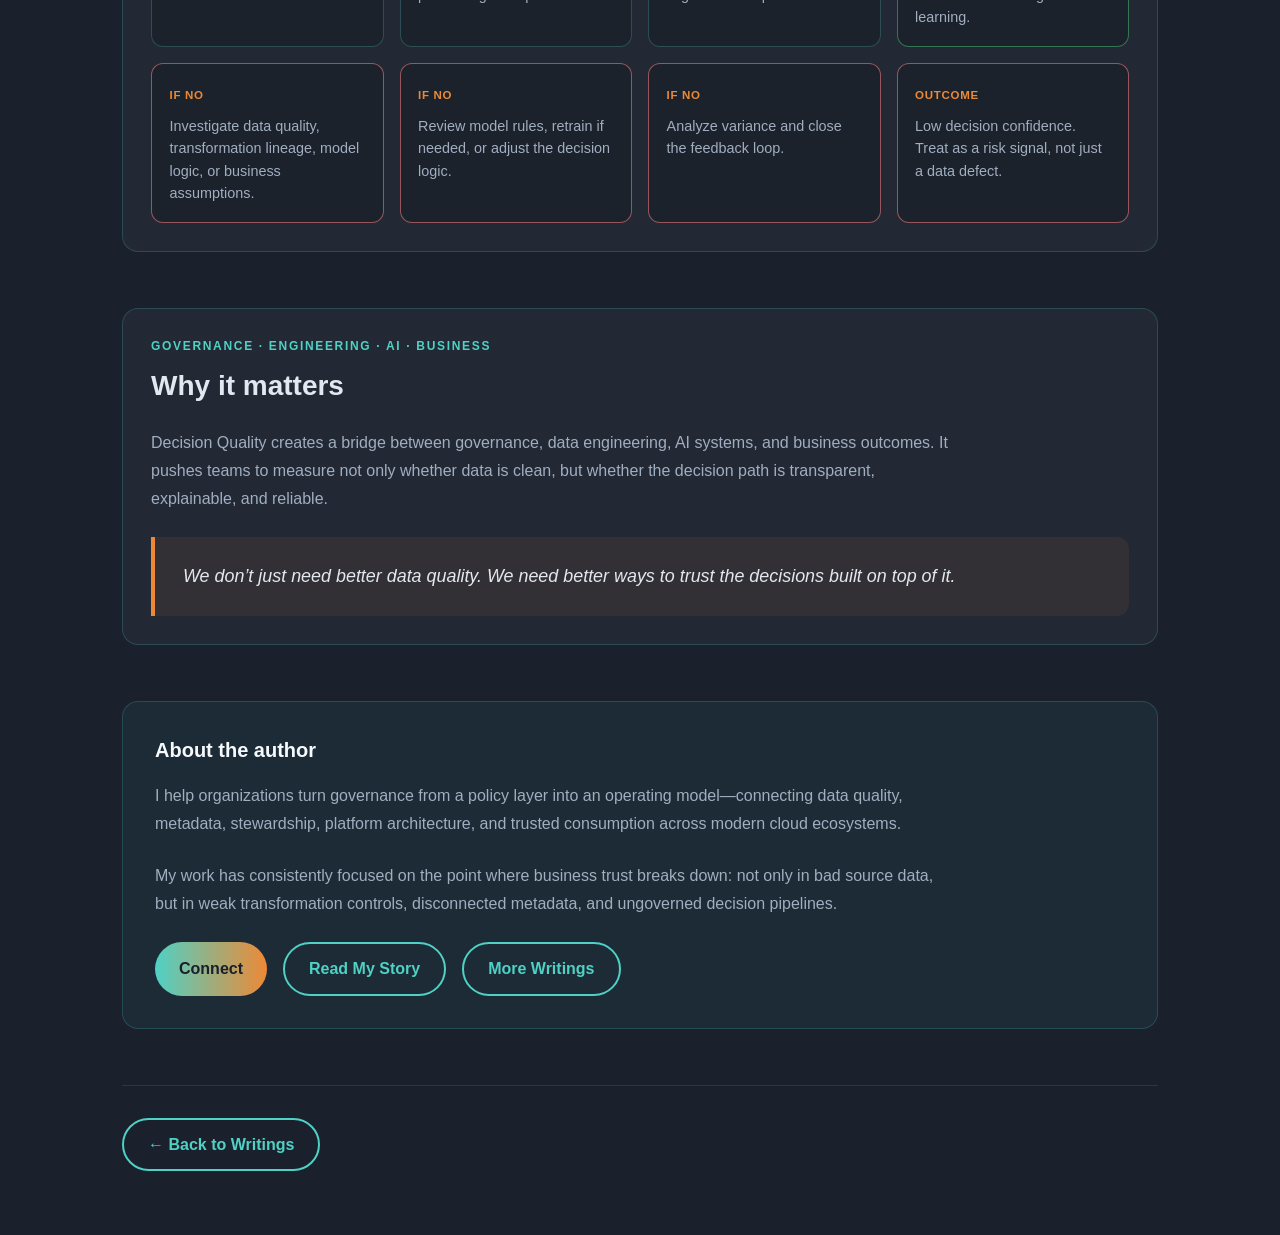
<file: writings/decision-quality-framework.html>
<!DOCTYPE html>
<html lang="en">
<head>
  <meta charset="UTF-8">
  <meta name="viewport" content="width=device-width, initial-scale=1.0">
  <meta name="referrer" content="strict-origin-when-cross-origin">
  <meta http-equiv="Content-Security-Policy" content="default-src 'self'; base-uri 'self'; img-src 'self' data: https:; font-src 'self' https://fonts.gstatic.com data:; style-src 'self' 'unsafe-inline' https://fonts.googleapis.com; script-src 'self' 'unsafe-inline' https://www.googletagmanager.com https://www.google-analytics.com; connect-src 'self' https://www.google-analytics.com https://analytics.google.com https://region1.google-analytics.com; frame-src https://www.youtube.com https://www.youtube-nocookie.com; object-src 'none'; upgrade-insecure-requests">
  <!-- Google tag (gtag.js) -->
  <script async src="https://www.googletagmanager.com/gtag/js?id=G-WVC6DH29QQ"></script>
  <script>
    window.dataLayer = window.dataLayer || [];
    function gtag(){dataLayer.push(arguments);}
    gtag('js', new Date());
    gtag('config', 'G-WVC6DH29QQ');
  </script>
  <title>Decision Quality &gt; Data Quality — Subramanian Gopalkrishnan</title>
  <meta name="description" content="Decision Quality &gt; Data Quality: a practical framework for validating decisions, not just datasets, in AI and in-flight data ecosystems.">
  <meta property="og:type" content="article">
  <meta property="og:url" content="https://www.drivenbydata.pro/writings/decision-quality-framework.html">
  <meta property="og:title" content="Decision Quality &gt; Data Quality">
  <meta property="og:description" content="A practical framework for validating decisions, not just datasets, in AI and in-flight data ecosystems.">
  <meta property="og:image" content="https://www.drivenbydata.pro/images/Decision%20Quality%20Vs%20Data%20Quality%20Infographic.png">

  <link rel="preconnect" href="https://fonts.googleapis.com">
  <link rel="preconnect" href="https://fonts.gstatic.com" crossorigin>
  <link href="https://fonts.googleapis.com/css2?family=Inter:wght@300;400;500;600;700&display=swap" rel="stylesheet">
  <link rel="icon" href="data:image/svg+xml,<svg xmlns='http://www.w3.org/2000/svg' viewBox='0 0 100 100'><rect width='100' height='100' rx='10' fill='%231A202C'/><text x='50%' y='54%' dominant-baseline='central' text-anchor='middle' font-size='65' font-weight='600' font-family='Inter, sans-serif' fill='%23ED8936'>S</text></svg>">
  <link rel="stylesheet" href="../style.css">
  <style>
    /* Page-specific: infographic frame, tinted image, shift/pillar/tree grids */
    .dq-infographic-wrap {
      margin-top: 0.5rem;
      padding: clamp(10px, 1.8vw, 18px);
      border-radius: 16px;
      border: 1px solid rgba(79, 209, 197, 0.26);
      background:
        linear-gradient(180deg, rgba(255, 255, 255, 0.06), rgba(0, 0, 0, 0.12)),
        radial-gradient(circle at top, rgba(79, 209, 197, 0.1), transparent 42rem);
    }

    .dq-visual-toolbar {
      display: flex;
      justify-content: space-between;
      align-items: center;
      gap: 12px;
      flex-wrap: wrap;
      padding: 4px 4px 14px;
      color: #A0AEC0;
      font-size: 0.9rem;
    }

    .dq-visual-toolbar strong {
      color: #F7FAFC;
    }

    .dq-open-link {
      color: #ED8936;
      text-decoration: none;
      border-bottom: 1px solid rgba(237, 137, 54, 0.45);
      white-space: nowrap;
    }

    .dq-open-link:hover {
      color: #FBD38D;
      border-bottom-color: rgba(251, 211, 141, 0.75);
    }

    .dq-visual-tint {
      position: relative;
      display: block;
      border-radius: 12px;
      overflow: hidden;
      line-height: 0;
      background: #1A202C;
    }

    .dq-visual-tint::after {
      content: "";
      position: absolute;
      inset: 0;
      border-radius: 12px;
      pointer-events: none;
      background:
        radial-gradient(ellipse 90% 55% at 50% 0%, rgba(79, 209, 197, 0.16), transparent 55%),
        radial-gradient(ellipse 70% 50% at 100% 100%, rgba(237, 137, 54, 0.08), transparent 50%),
        linear-gradient(180deg, rgba(26, 32, 44, 0.1) 0%, rgba(26, 32, 44, 0.28) 100%);
      mix-blend-mode: soft-light;
    }

    .dq-responsive-visual {
      display: block;
      width: 100%;
      height: auto;
      border-radius: 12px;
      border: 1px solid rgba(255, 255, 255, 0.1);
      background: #1A202C;
      filter: brightness(0.91) contrast(1.08) saturate(0.78) hue-rotate(4deg);
    }

    .dq-mobile-note {
      display: none;
      margin: 12px 4px 0;
      color: #A0AEC0;
      font-size: 0.85rem;
      text-align: center;
    }

    .dq-shift {
      display: grid;
      grid-template-columns: 1fr auto 1fr;
      gap: 1.25rem;
      align-items: stretch;
      margin: 1.75rem 0 0.5rem;
    }

    .dq-shift-arrow {
      display: grid;
      place-items: center;
      color: #ED8936;
      font-size: 1.75rem;
      font-weight: 600;
    }

    .dq-mini-card {
      border: 1px solid rgba(79, 209, 197, 0.2);
      background: rgba(0, 0, 0, 0.15);
      border-radius: 12px;
      padding: 1.25rem;
    }

    .dq-mini-card--emph {
      border-color: rgba(237, 137, 54, 0.45);
      box-shadow: inset 0 0 0 1px rgba(237, 137, 54, 0.08);
    }

    .dq-mini-card h3 {
      margin: 0 0 0.5rem;
      font-size: 1.05rem;
      color: #F7FAFC;
    }

    .dq-mini-card--emph h3 {
      color: #ED8936;
    }

    .dq-mini-card p {
      margin: 0;
      color: #A0AEC0;
      font-size: 0.95rem;
      line-height: 1.65;
    }

    .dq-pillars {
      display: grid;
      grid-template-columns: repeat(5, 1fr);
      gap: 1rem;
      margin-top: 1.25rem;
    }

    .dq-pillar {
      min-height: 10rem;
      padding: 1.1rem;
      border-radius: 12px;
      border: 1px solid rgba(79, 209, 197, 0.2);
      background: linear-gradient(180deg, rgba(255, 255, 255, 0.05), rgba(0, 0, 0, 0.18));
    }

    .dq-pillar-num {
      color: #ED8936;
      font-weight: 800;
      font-size: 0.85rem;
      margin-bottom: 0.35rem;
    }

    .dq-pillar h3 {
      margin: 0 0 0.5rem;
      font-size: 0.95rem;
      line-height: 1.25;
      color: #F7FAFC;
    }

    .dq-pillar p {
      margin: 0;
      font-size: 0.88rem;
      color: #A0AEC0;
      line-height: 1.55;
    }

    .dq-tree {
      display: grid;
      grid-template-columns: repeat(4, 1fr);
      gap: 1rem;
      margin-top: 1.25rem;
    }

    .dq-node {
      padding: 1.1rem;
      border-radius: 12px;
      background: rgba(0, 0, 0, 0.15);
      border: 1px solid rgba(79, 209, 197, 0.25);
    }

    .dq-node--good {
      border-color: rgba(72, 187, 120, 0.55);
    }

    .dq-node--risk {
      border-color: rgba(252, 129, 129, 0.55);
    }

    .dq-node-label {
      color: #ED8936;
      font-weight: 800;
      font-size: 0.72rem;
      text-transform: uppercase;
      letter-spacing: 0.06em;
    }

    .dq-node p {
      margin: 0.5rem 0 0;
      font-size: 0.9rem;
      color: #A0AEC0;
      line-height: 1.55;
    }

    @media (max-width: 980px) {
      .dq-pillars {
        grid-template-columns: repeat(2, 1fr);
      }
      .dq-tree {
        grid-template-columns: repeat(2, 1fr);
      }
    }

    @media (max-width: 760px) {
      .dq-shift {
        grid-template-columns: 1fr;
      }
      .dq-shift-arrow {
        transform: rotate(90deg);
        padding: 0.25rem 0;
      }
      .dq-pillars,
      .dq-tree {
        grid-template-columns: 1fr;
      }
      .dq-infographic-wrap {
        padding: 8px;
      }
      .dq-visual-tint,
      .dq-visual-tint::after,
      .dq-responsive-visual {
        border-radius: 10px;
      }
      .dq-mobile-scroll {
        overflow-x: auto;
        -webkit-overflow-scrolling: touch;
        padding-bottom: 8px;
      }
      .dq-mobile-scroll .dq-visual-tint {
        width: 1120px;
        max-width: none;
      }
      .dq-mobile-scroll .dq-visual-tint .dq-responsive-visual {
        width: 100%;
      }
      .dq-mobile-note {
        display: block;
      }
    }

    @media print {
      .dq-visual-tint::after {
        display: none;
      }
      .dq-responsive-visual {
        filter: none;
      }
      .dq-mobile-note {
        display: none;
      }
    }
  </style>
</head>
<body data-page="article">
  <div id="header-placeholder"></div>

  <article class="article-page page-container">
    <header class="article-hero">
      <div class="container article-hero-inner">
        <p class="article-kicker">AI governance · Decision quality · Data quality · Trust signals</p>
        <h1 class="article-title">Decision Quality &gt; Data Quality</h1>
        <p class="article-lead">
          A new mental model for AI and in-flight data: stop measuring only the dataset and start measuring the
          <strong>reliability of the decisions</strong> built on top of it.
        </p>
        <div class="article-tags">
          <span>8 min read</span>
          <span>Decision trust</span>
          <span>In-flight governance</span>
          <span>Outcome validation</span>
          <span>Lineage &amp; context</span>
        </div>
      </div>
    </header>

    <div class="container article-body">

      <section class="article-section">
        <div class="article-split">
          <div class="article-panel">
            <p class="article-label">Dataset scores vs. decision confidence</p>
            <p class="article-prose">
              We have spent years improving data quality. But in AI-enabled, real-time data ecosystems, one question matters more than the score on a table:
              <strong>did the decision turn out right?</strong>
            </p>
            <blockquote class="article-pullquote">
              A dataset can pass every validation check and still lead to the wrong outcome.
            </blockquote>
            <p class="article-prose">
              That is the gap Decision Quality addresses. It does not replace data quality. It extends it from static validation into
              decision confidence, traceability, model influence, and outcome validation.
            </p>
          </div>
          <aside class="article-panel article-panel-accent">
            <p class="article-label">In this article</p>
            <ul class="article-summary-list article-toc" aria-label="Sections in this article">
              <li><a class="article-toc-link" href="#dq-visual">Visual framework</a></li>
              <li><a class="article-toc-link" href="#dq-shift">The shift</a></li>
              <li><a class="article-toc-link" href="#framework">Five pillars</a></li>
              <li><a class="article-toc-link" href="#decision-tree">Decision tree</a></li>
              <li><a class="article-toc-link" href="#impact">Why it matters</a></li>
            </ul>
            <div class="article-soft-box">
              <h4>Decision Quality</h4>
              <p>
                Evaluating the full <strong>decision path</strong>—how data was generated, transformed, interpreted, acted on, and whether the outcome was reliable—not only whether rows passed checks at rest.
              </p>
            </div>
          </aside>
        </div>
      </section>

      <section class="article-section" id="dq-visual">
        <div class="article-panel article-diagram">
          <p class="article-label">Infographic</p>
          <h2 class="article-h2">Visual framework</h2>
          <p class="article-diagram-caption">
            Full diagram: shift from data at rest to data in motion, pillars, lifecycle, decision tree, and business impact.
          </p>
          <div class="dq-infographic-wrap">
            <div class="dq-visual-toolbar">
              <strong>Decision Quality vs. Data Quality</strong>
              <a class="dq-open-link" href="../images/Decision%20Quality%20Vs%20Data%20Quality%20Infographic.png" target="_blank" rel="noopener">Open full-size graphic</a>
            </div>
            <div class="dq-mobile-scroll">
              <div class="dq-visual-tint">
                <img class="dq-responsive-visual" src="../images/Decision%20Quality%20Vs%20Data%20Quality%20Infographic.png" alt="Decision Quality greater than Data Quality framework showing the shift from data at rest to data in motion, five decision quality pillars, a lifecycle flow, a decision tree, and business impact.">
              </div>
            </div>
            <p class="dq-mobile-note">On narrow screens, swipe sideways to read the full framework or open the full-size graphic.</p>
          </div>
        </div>
      </section>

      <section class="article-section" id="dq-shift">
        <div class="article-panel">
          <p class="article-label">At rest vs. end-to-end</p>
          <h2 class="article-h2">The shift</h2>
          <div class="dq-shift">
            <div class="dq-mini-card">
              <h3>Data Quality</h3>
              <p>Validates data after ingestion. Measures accuracy, completeness, consistency, and validity once the data is stored.</p>
            </div>
            <div class="dq-shift-arrow" aria-hidden="true">→</div>
            <div class="dq-mini-card dq-mini-card--emph">
              <h3>Decision Quality</h3>
              <p>Evaluates the full decision path: how data was generated, transformed, interpreted, acted on, and whether the outcome was reliable.</p>
            </div>
          </div>
        </div>
      </section>

      <section class="article-section" id="framework">
        <div class="article-panel">
          <p class="article-label">Operational model</p>
          <h2 class="article-h2">The Decision Quality framework</h2>
          <p class="article-prose">
            The framework has five practical pillars that help teams move from static scoring to dynamic confidence.
          </p>
          <div class="dq-pillars">
            <div class="dq-pillar">
              <div class="dq-pillar-num">01</div>
              <h3>Lineage of Transformation</h3>
              <p>Track how data moves and changes across systems, models, and processes.</p>
            </div>
            <div class="dq-pillar">
              <div class="dq-pillar-num">02</div>
              <h3>Context Awareness</h3>
              <p>Understand the business meaning, assumptions, and rules used at each step.</p>
            </div>
            <div class="dq-pillar">
              <div class="dq-pillar-num">03</div>
              <h3>Model &amp; Logic Influence</h3>
              <p>Capture how AI models, algorithms, and business logic influence the output.</p>
            </div>
            <div class="dq-pillar">
              <div class="dq-pillar-num">04</div>
              <h3>Outcome Validation</h3>
              <p>Compare decisions against real-world results and close feedback loops.</p>
            </div>
            <div class="dq-pillar">
              <div class="dq-pillar-num">05</div>
              <h3>Confidence &amp; Risk Signals</h3>
              <p>Surface uncertainty, exceptions, and decision risk before impact spreads.</p>
            </div>
          </div>
        </div>
      </section>

      <section class="article-section" id="decision-tree">
        <div class="article-panel">
          <p class="article-label">Branching checks</p>
          <h2 class="article-h2">Decision tree</h2>
          <p class="article-prose">
            A simple way to operationalize Decision Quality is to evaluate each decision path through a few branching questions.
          </p>
          <div class="dq-tree">
            <div class="dq-node">
              <span class="dq-node-label">Question 1</span>
              <p>Is the data fit for purpose in this business context?</p>
            </div>
            <div class="dq-node">
              <span class="dq-node-label">Question 2</span>
              <p>Is the model, logic, or rule performing as expected?</p>
            </div>
            <div class="dq-node">
              <span class="dq-node-label">Question 3</span>
              <p>Are the observed outcomes aligned with expectations?</p>
            </div>
            <div class="dq-node dq-node--good">
              <span class="dq-node-label">If yes</span>
              <p>High decision confidence. Continue monitoring and learning.</p>
            </div>
            <div class="dq-node dq-node--risk">
              <span class="dq-node-label">If no</span>
              <p>Investigate data quality, transformation lineage, model logic, or business assumptions.</p>
            </div>
            <div class="dq-node dq-node--risk">
              <span class="dq-node-label">If no</span>
              <p>Review model rules, retrain if needed, or adjust the decision logic.</p>
            </div>
            <div class="dq-node dq-node--risk">
              <span class="dq-node-label">If no</span>
              <p>Analyze variance and close the feedback loop.</p>
            </div>
            <div class="dq-node dq-node--risk">
              <span class="dq-node-label">Outcome</span>
              <p>Low decision confidence. Treat as a risk signal, not just a data defect.</p>
            </div>
          </div>
        </div>
      </section>

      <section class="article-section" id="impact">
        <div class="article-panel">
          <p class="article-label">Governance · engineering · AI · business</p>
          <h2 class="article-h2">Why it matters</h2>
          <p class="article-prose">
            Decision Quality creates a bridge between governance, data engineering, AI systems, and business outcomes. It pushes teams to measure not only whether data is clean, but whether the decision path is transparent, explainable, and reliable.
          </p>
          <blockquote class="article-pullquote">
            We don’t just need better data quality. We need better ways to trust the decisions built on top of it.
          </blockquote>
        </div>
      </section>

      <section class="article-section">
        <div class="article-at-a-glance">
          <h3 class="article-h3">About the author</h3>
          <p class="article-prose">
            I help organizations turn governance from a policy layer into an operating model—connecting data quality,
            metadata, stewardship, platform architecture, and trusted consumption across modern cloud ecosystems.
          </p>
          <p class="article-prose article-prose--tight">
            My work has consistently focused on the point where business trust breaks down: not only in bad source data,
            but in weak transformation controls, disconnected metadata, and ungoverned decision pipelines.
          </p>
          <div class="article-author-actions">
            <a href="../index.html#contact" class="article-cta-btn article-cta-btn--primary">Connect</a>
            <a href="../story.html" class="article-cta-btn article-cta-btn--secondary">Read My Story</a>
            <a href="../index.html#writings" class="article-cta-btn article-cta-btn--secondary">More Writings</a>
          </div>
        </div>
      </section>

      <nav class="article-back">
        <a href="../index.html#writings" class="secondary-button">← Back to Writings</a>
      </nav>
    </div>
  </article>

  <script src="../script.js"></script>
</body>
</html>
</file>
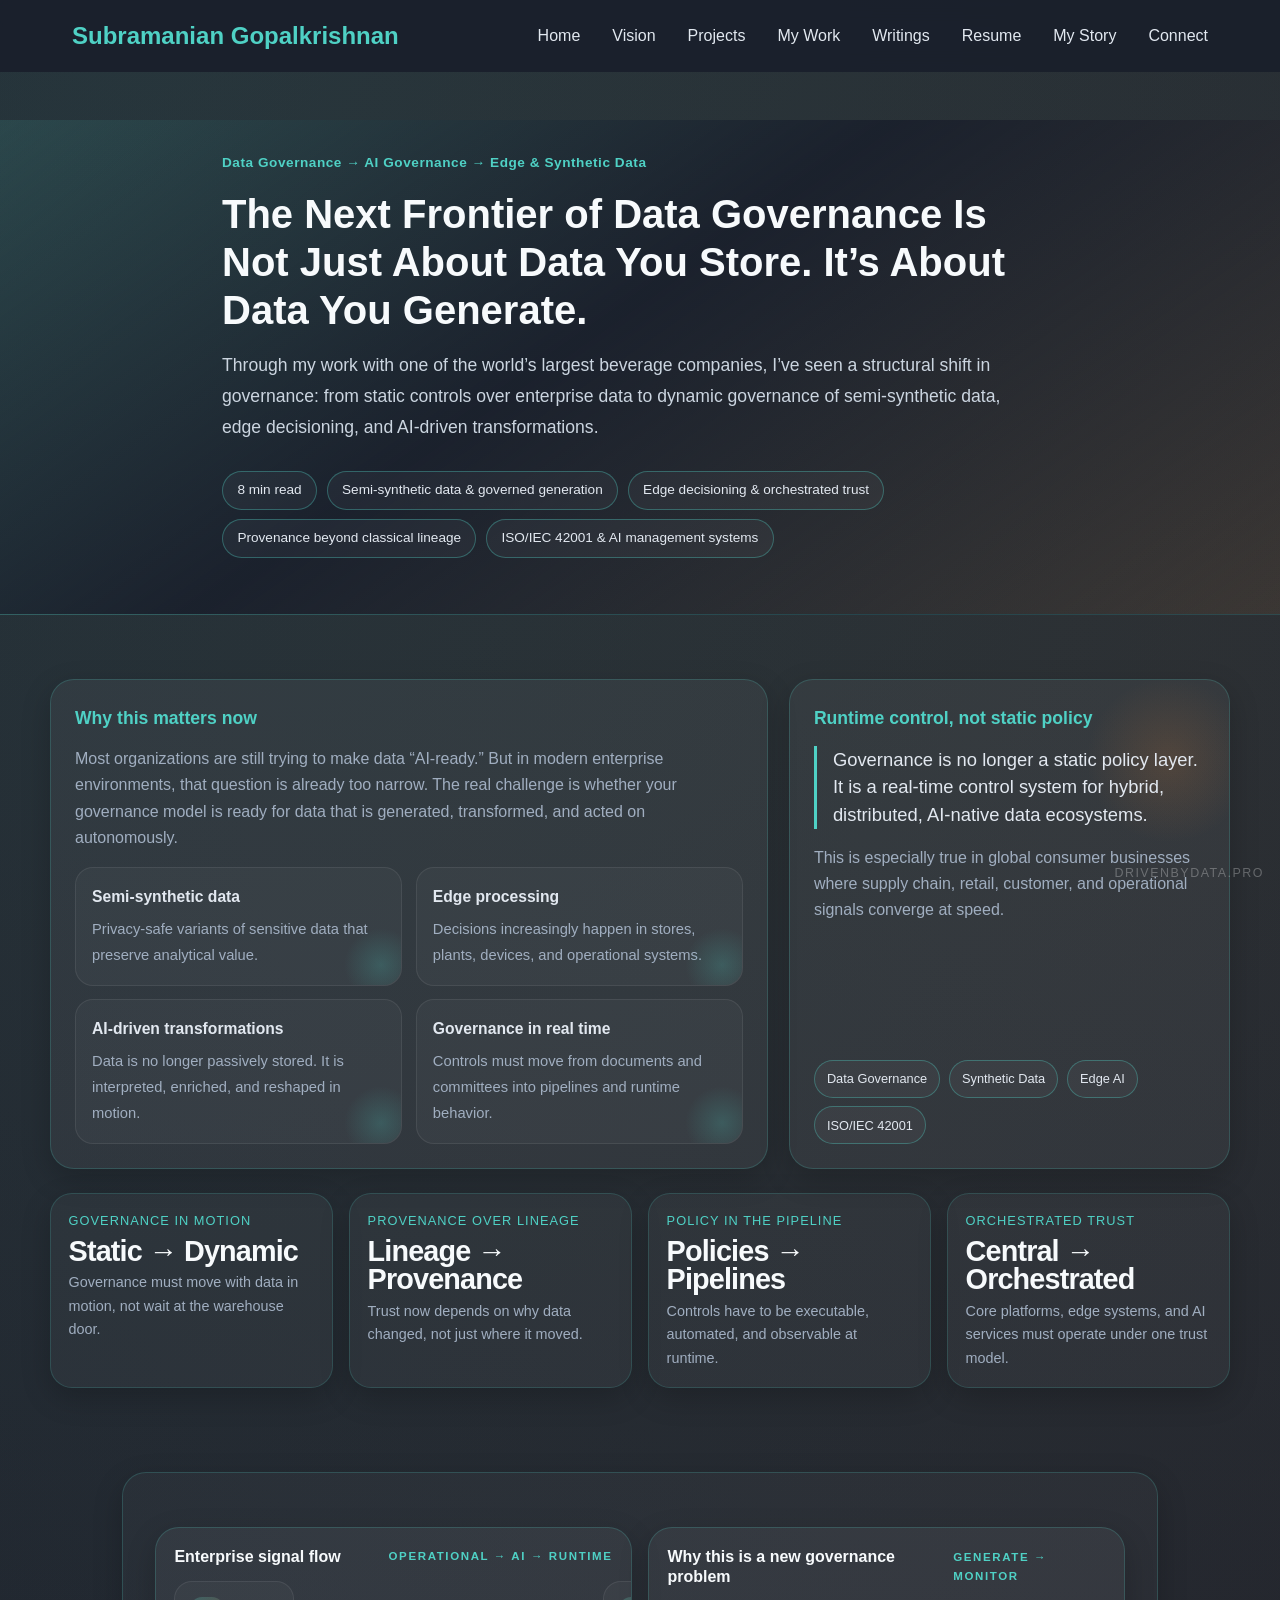
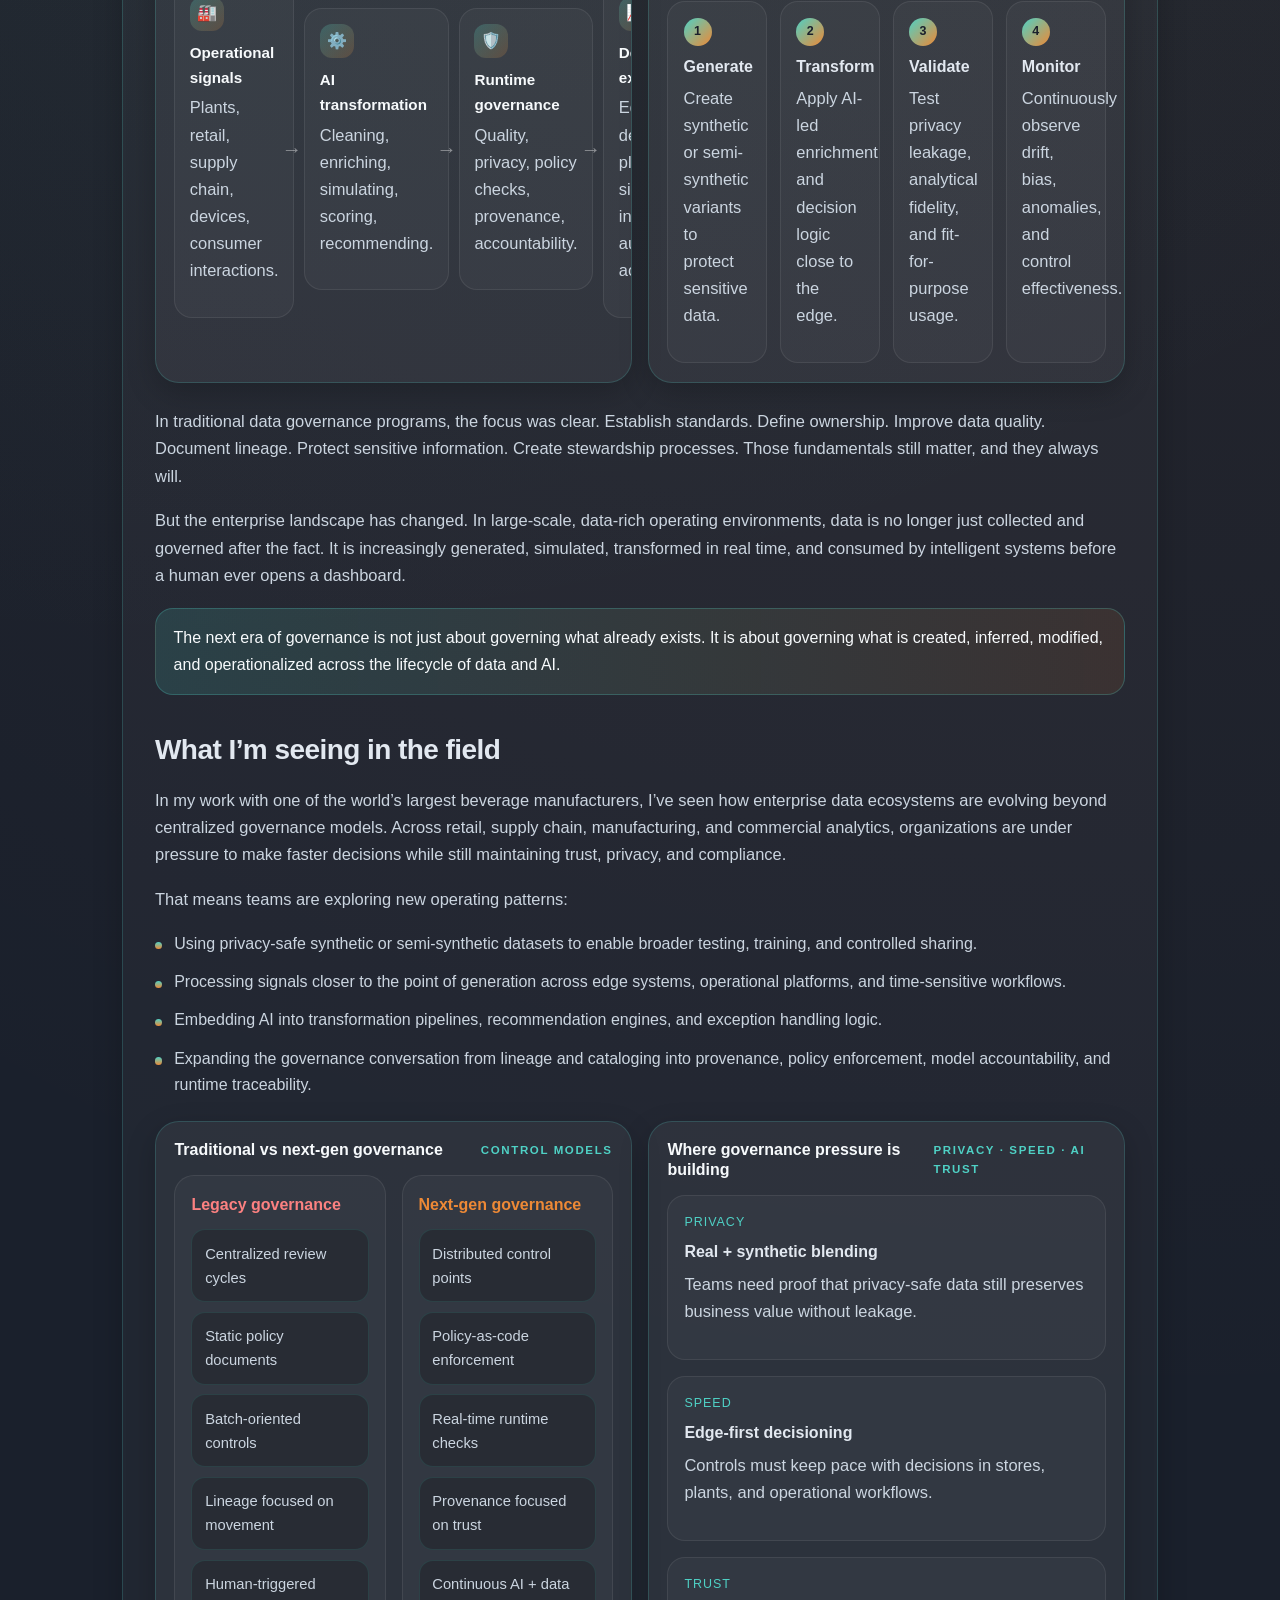
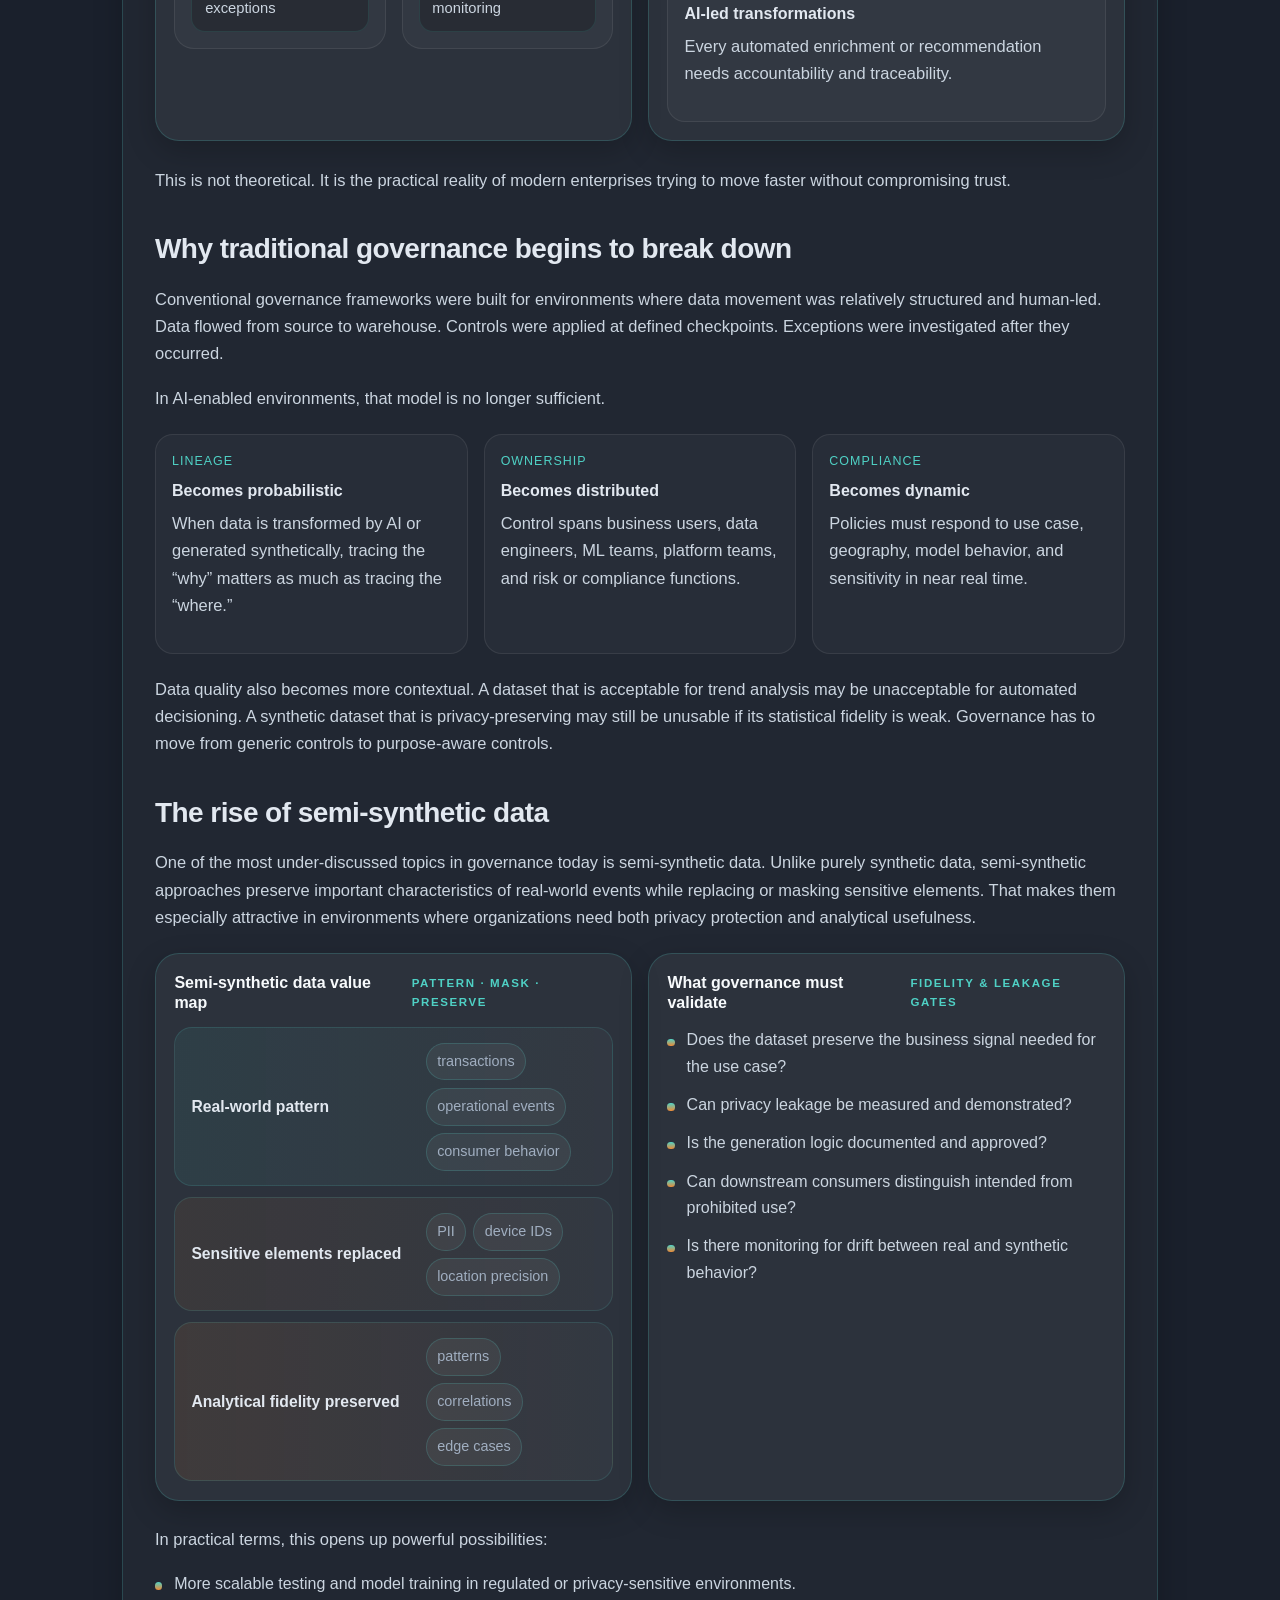
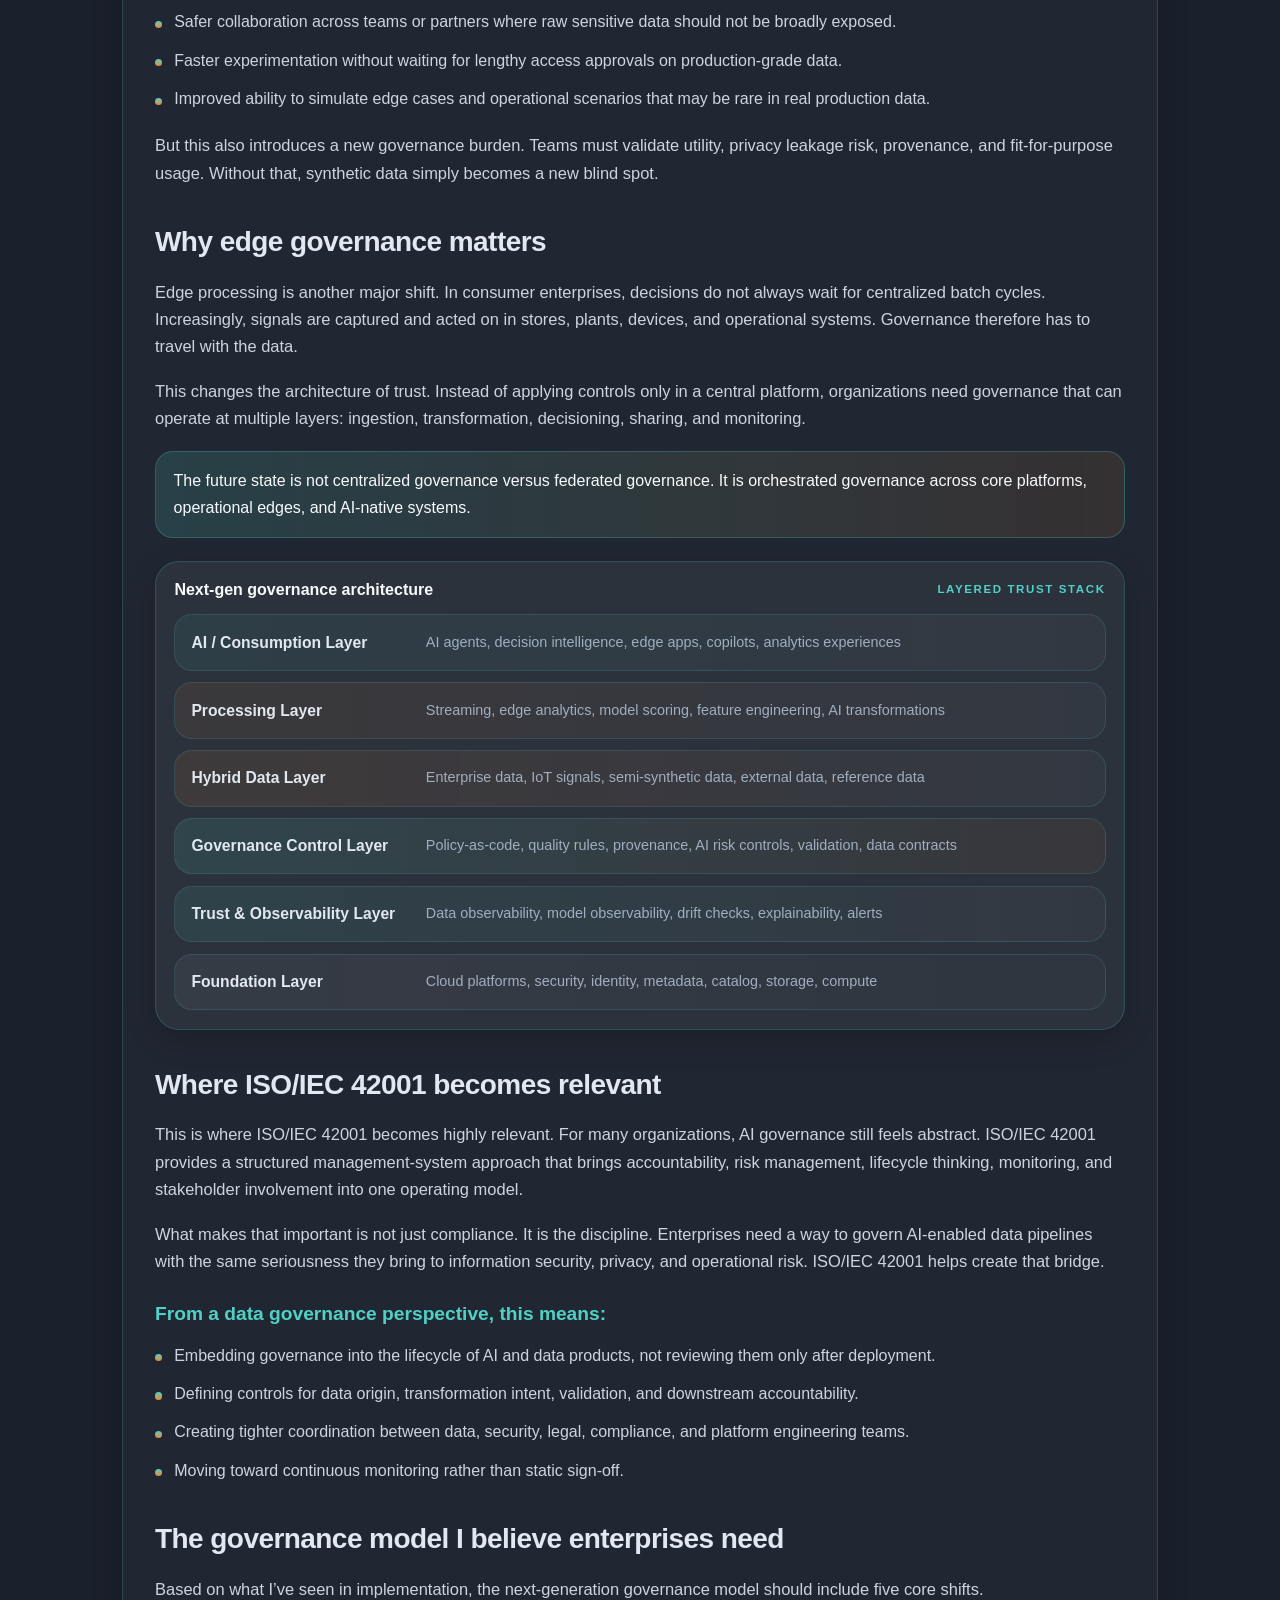
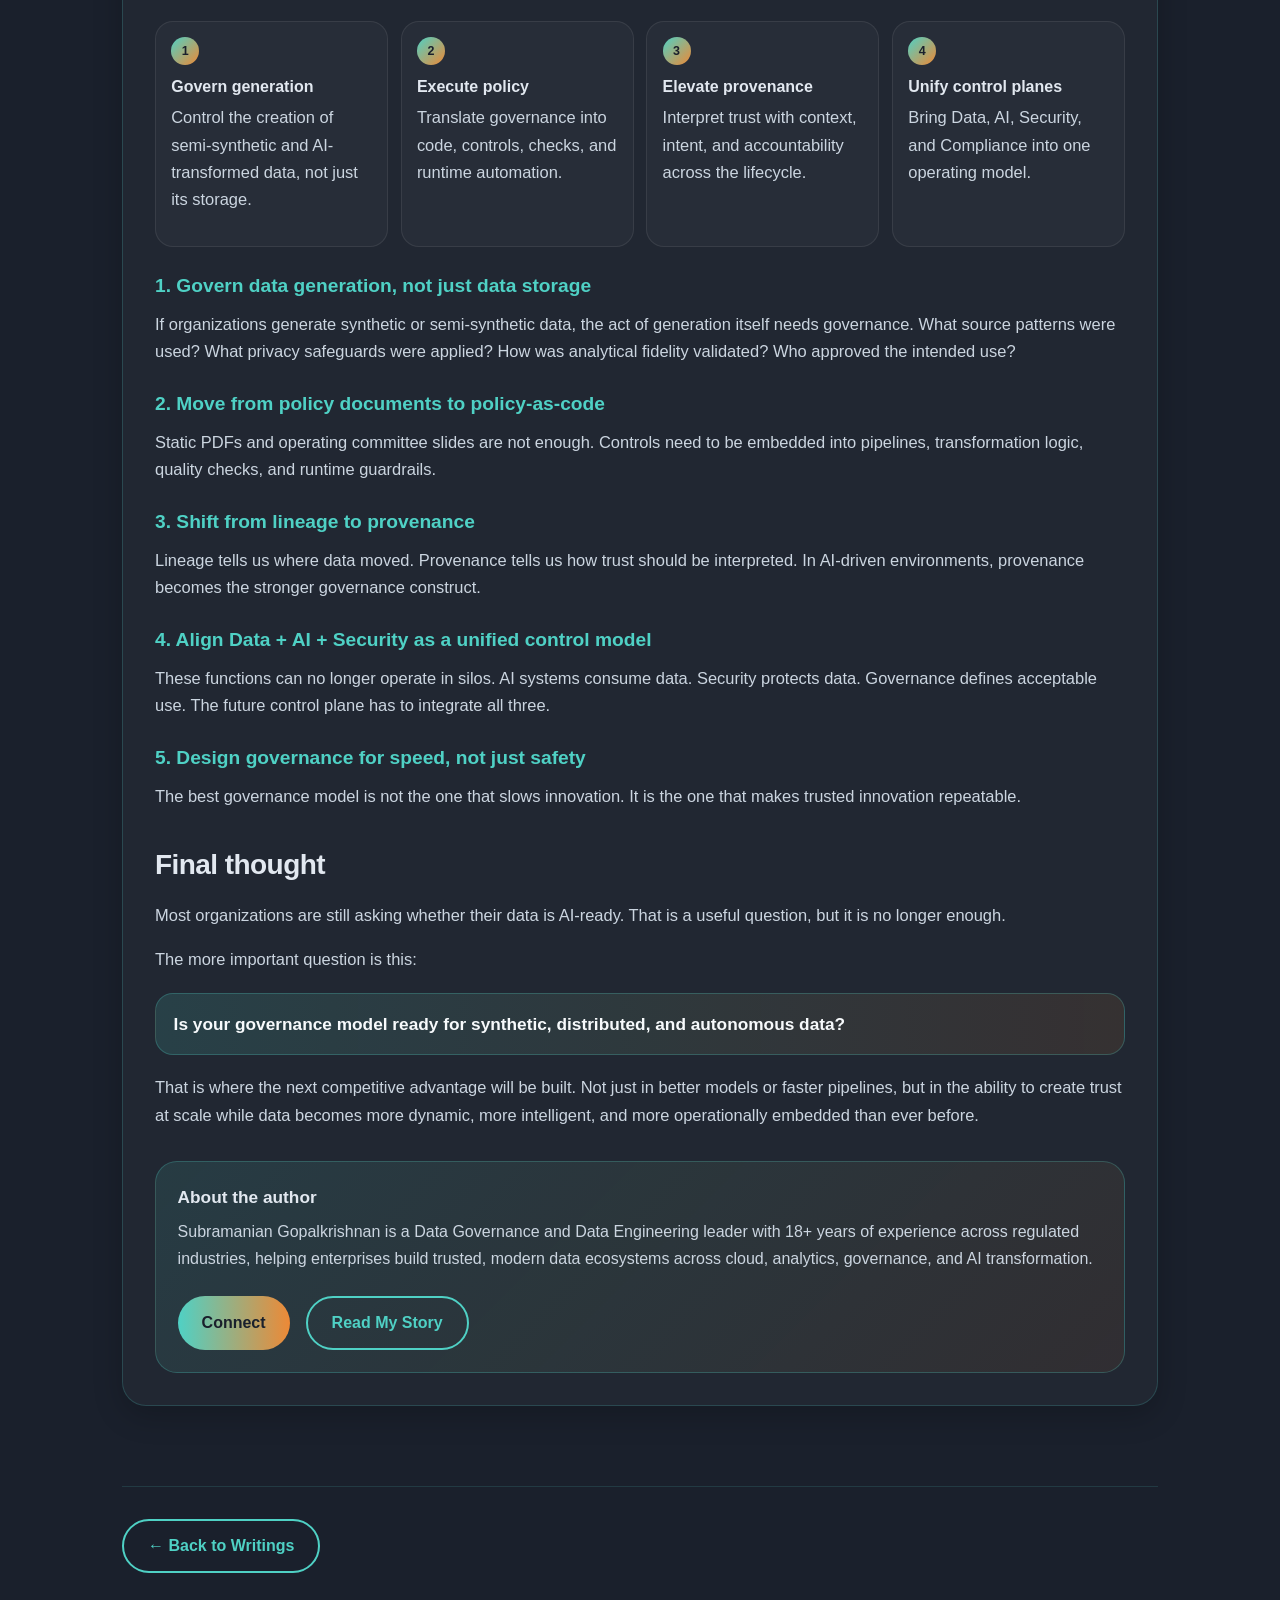
<file: writings/writings-semi-synthetic-edge-governance.html>
<!DOCTYPE html>
<html lang="en">
<head>
  <meta charset="UTF-8" />
  <meta name="viewport" content="width=device-width, initial-scale=1.0" />
  <meta name="referrer" content="strict-origin-when-cross-origin">
  <meta http-equiv="Content-Security-Policy" content="default-src 'self'; base-uri 'self'; img-src 'self' data: https:; font-src 'self' https://fonts.gstatic.com data:; style-src 'self' 'unsafe-inline' https://fonts.googleapis.com; script-src 'self' 'unsafe-inline' https://www.googletagmanager.com https://www.google-analytics.com; connect-src 'self' https://www.google-analytics.com https://analytics.google.com https://region1.google-analytics.com; frame-src https://www.youtube.com https://www.youtube-nocookie.com; object-src 'none'; upgrade-insecure-requests">
  <!-- Google tag (gtag.js) -->
  <script async src="https://www.googletagmanager.com/gtag/js?id=G-WVC6DH29QQ"></script>
  <script>
    window.dataLayer = window.dataLayer || [];
    function gtag(){dataLayer.push(arguments);}
    gtag('js', new Date());

    gtag('config', 'G-WVC6DH29QQ');
  </script>
  <title>Writings | The Next Frontier of Data Governance</title>
  <meta name="description" content="A DrivenByData.pro article on semi-synthetic data, edge governance, and ISO/IEC 42001 through the lens of enterprise implementation." />
  <link rel="preconnect" href="https://fonts.googleapis.com">
  <link rel="preconnect" href="https://fonts.gstatic.com" crossorigin>
  <link href="https://fonts.googleapis.com/css2?family=Inter:wght@300;400;500;600;700&display=swap" rel="stylesheet">
  <link rel="icon" href="data:image/svg+xml,<svg xmlns='http://www.w3.org/2000/svg' viewBox='0 0 100 100'><rect width='100' height='100' rx='10' fill='%231A202C'/><text x='50%' y='54%' dominant-baseline='central' text-anchor='middle' font-size='65' font-weight='600' font-family='Inter, sans-serif' fill='%23ED8936'>S</text></svg>">
  <link rel="stylesheet" href="../style.css">
  <style>
    :root {
      --bg: #1a202c;
      --bg-2: #2d3748;
      --panel: rgba(255, 255, 255, 0.05);
      --panel-2: rgba(255, 255, 255, 0.06);
      --panel-3: rgba(255, 255, 255, 0.08);
      --text: #E2E8F0;
      --muted: #A0AEC0;
      --line: rgba(79, 209, 197, 0.2);
      --accent: #4FD1C5;
      --accent-2: #ED8936;
      --accent-3: #ED8936;
      --danger: #fc8181;
      --max: 1180px;
      --shadow: 0 22px 70px rgba(0,0,0,.35);
      --shadow-soft: 0 10px 30px rgba(0,0,0,.2);
    }

    * { box-sizing: border-box; }
    html { scroll-behavior: smooth; }
    body.semi-synthetic-writing {
      margin: 0;
      font-family: 'Inter', -apple-system, BlinkMacSystemFont, sans-serif;
      background-color: #1a202c;
      background-image:
        radial-gradient(circle at 12% 0%, rgba(79, 209, 197, 0.1), transparent 28%),
        radial-gradient(circle at 92% 8%, rgba(237, 137, 54, 0.08), transparent 32%);
      color: var(--text);
      line-height: 1.65;
    }

    .semi-synthetic-writing main a:not(.btn):not(.article-cta-btn) {
      color: #4FD1C5;
      text-decoration: none;
    }
    .semi-synthetic-writing main a:not(.btn):not(.article-cta-btn):hover {
      color: #ED8936;
    }
    img { max-width: 100%; display: block; }

    .container {
      width: min(calc(100% - 2rem), var(--max));
      margin: 0 auto;
    }

    .semi-synthetic-writing .article-hero .article-kicker {
      margin-top: 0;
      margin-bottom: 1rem;
      display: block;
    }

    .semi-synthetic-writing .article-hero .article-title {
      max-width: 980px;
    }

    .semi-synthetic-writing .article-hero .article-lead {
      max-width: 820px;
    }

    .semi-synthetic-writing .semi-hero-extras {
      padding: 2rem 0 0;
    }

    .hero-grid {
      display: grid;
      grid-template-columns: 1.4fr .86fr;
      gap: 1.3rem;
      margin-top: 2rem;
    }

    .semi-synthetic-writing .card,
    .semi-synthetic-writing article,
    .semi-synthetic-writing .viz-card {
      background: rgba(255, 255, 255, 0.05);
      border: 1px solid rgba(79, 209, 197, 0.2);
      border-radius: 24px;
      box-shadow: var(--shadow-soft);
    }

    .hero-card { padding: 1.5rem; }
    .semi-synthetic-writing .hero-card h3,
    .semi-synthetic-writing .side-card h3 {
      margin: 0 0 .8rem;
      font-size: 1.1rem;
      font-weight: 600;
      color: #4FD1C5;
    }

    .hero-points {
      display: grid;
      grid-template-columns: repeat(2, minmax(0,1fr));
      gap: .85rem;
      margin-top: 1rem;
    }

    .point {
      padding: 1rem;
      border: 1px solid rgba(255,255,255,.08);
      border-radius: 18px;
      background: rgba(255,255,255,.03);
      position: relative;
      overflow: hidden;
    }

    .point:before {
      content: "";
      position: absolute;
      inset: auto -20px -20px auto;
      width: 80px;
      height: 80px;
      border-radius: 50%;
      background: radial-gradient(circle, rgba(79, 209, 197, 0.2), transparent 65%);
    }

    .point strong {
      display: block;
      margin-bottom: .35rem;
      font-size: .98rem;
    }
    .point span { color: var(--muted); font-size: .92rem; }

    .side-card {
      padding: 1.5rem;
      display: flex;
      flex-direction: column;
      justify-content: space-between;
      min-height: 100%;
      position: relative;
      overflow: hidden;
    }

    .side-card:before {
      content: "";
      position: absolute;
      right: -30px;
      top: -10px;
      width: 180px;
      height: 180px;
      background: radial-gradient(circle, rgba(237, 137, 54, 0.15), transparent 65%);
      border-radius: 50%;
    }

    .mini-quote {
      font-size: 1.15rem;
      line-height: 1.5;
      color: #E2E8F0;
      border-left: 3px solid #4FD1C5;
      padding-left: 1rem;
      margin: .75rem 0 1rem;
      position: relative;
      z-index: 1;
    }

    .tag-row {
      display: flex;
      flex-wrap: wrap;
      gap: .55rem;
      margin-top: 1rem;
      position: relative;
      z-index: 1;
    }

    .tag {
      border: 1px solid rgba(79, 209, 197, 0.35);
      color: #E2E8F0;
      background: rgba(255,255,255,.04);
      padding: .45rem .75rem;
      border-radius: 999px;
      font-size: .8rem;
    }

    .stats-strip {
      display: grid;
      grid-template-columns: repeat(4, minmax(0, 1fr));
      gap: 1rem;
      margin: 1.5rem 0 0;
    }

    .stat-box {
      padding: 1rem 1.1rem;
      border-radius: 22px;
      background: rgba(255, 255, 255, 0.04);
      border: 1px solid rgba(79, 209, 197, 0.18);
      box-shadow: var(--shadow-soft);
    }

    .stat-box .num {
      font-size: 1.8rem;
      font-weight: 800;
      line-height: 1;
      letter-spacing: -.03em;
      margin-bottom: .35rem;
      color: #F7FAFC;
    }

    .stat-box .label {
      font-size: .8rem;
      text-transform: uppercase;
      letter-spacing: .08em;
      color: #4FD1C5;
      margin-bottom: .35rem;
    }

    .stat-box p {
      margin: 0;
      color: var(--muted);
      font-size: .9rem;
    }

    .main { padding: 1.25rem 0 4.5rem; }

    .layout {
      display: grid;
      grid-template-columns: 1fr;
      gap: 2rem;
      align-items: start;
      max-width: 1100px;
      margin: 0 auto;
    }

    .semi-synthetic-writing article {
      background: rgba(255, 255, 255, 0.03);
      padding: 2rem;
    }

    .semi-synthetic-writing article p {
      margin: 0 0 1.1rem;
      color: #CBD5E0;
      font-size: 1.03rem;
    }

    .semi-synthetic-writing article h2 {
      margin: 2rem 0 0.85rem;
      font-size: 1.75rem;
      font-weight: 600;
      letter-spacing: -0.02em;
      color: #E2E8F0;
    }

    .semi-synthetic-writing article h3 {
      margin: 1.45rem 0 0.55rem;
      font-size: 1.2rem;
      font-weight: 600;
      color: #4FD1C5;
    }

    .highlight {
      color: #F7FAFC;
      background: linear-gradient(90deg, rgba(79, 209, 197, 0.15), rgba(237, 137, 54, 0.1));
      border: 1px solid rgba(79, 209, 197, 0.25);
      border-radius: 18px;
      padding: 1rem 1.1rem;
      margin: 1.2rem 0;
    }

    .article-list {
      margin: .8rem 0 1.25rem;
      padding: 0;
      list-style: none;
      display: grid;
      gap: .75rem;
    }

    .article-list li {
      position: relative;
      padding-left: 1.2rem;
      color: #CBD5E0;
    }

    .article-list li::before {
      content: "";
      position: absolute;
      left: 0;
      top: .72rem;
      width: .45rem;
      height: .45rem;
      border-radius: 50%;
      background: linear-gradient(180deg, #4FD1C5, #ED8936);
    }

    .visual-grid {
      display: grid;
      gap: 1rem;
      margin: 1.4rem 0 1.6rem;
    }

    .visual-grid.two { grid-template-columns: repeat(2, minmax(0, 1fr)); }
    .visual-grid.three { grid-template-columns: repeat(3, minmax(0, 1fr)); }

    .viz-card {
      padding: 1.15rem;
      overflow: hidden;
    }

    .viz-title {
      display: flex;
      align-items: center;
      justify-content: space-between;
      gap: .75rem;
      margin-bottom: .9rem;
    }

    .semi-synthetic-writing .viz-title h4 {
      margin: 0;
      font-size: 1rem;
      line-height: 1.25;
      font-weight: 600;
      color: #F7FAFC;
    }

    .semi-synthetic-writing .viz-title span {
      color: #4FD1C5;
      font-size: .72rem;
      font-weight: 600;
      text-transform: uppercase;
      letter-spacing: .14em;
    }

    .signal-flow {
      display: grid;
      grid-template-columns: repeat(4, 1fr);
      gap: .65rem;
      align-items: center;
    }

    .flow-step {
      min-height: 118px;
      border: 1px solid rgba(255,255,255,.08);
      border-radius: 18px;
      padding: .9rem;
      background: rgba(255,255,255,.03);
      position: relative;
    }

    .flow-step .icon {
      width: 34px; height: 34px;
      border-radius: 12px;
      display: grid;
      place-items: center;
      background: linear-gradient(135deg, rgba(79, 209, 197, 0.25), rgba(237, 137, 54, 0.2));
      margin-bottom: .6rem;
      font-size: 1rem;
    }

    .flow-step strong { display: block; font-size: .95rem; margin-bottom: .25rem; color: #F7FAFC; }
    .flow-step p { margin: 0; font-size: .85rem; color: var(--muted); }

    .flow-arrow {
      position: relative;
    }

    .flow-arrow:after {
      content: "→";
      position: absolute;
      right: -.55rem;
      top: 50%;
      transform: translateY(-50%);
      color: rgba(255,255,255,.45);
      font-size: 1.25rem;
    }

    .compare-grid {
      display: grid;
      grid-template-columns: repeat(2, minmax(0, 1fr));
      gap: 1rem;
    }

    .compare-col {
      padding: 1rem;
      border-radius: 20px;
      border: 1px solid rgba(255,255,255,.08);
      background: rgba(255,255,255,.03);
    }

    .compare-col h5 {
      margin: 0 0 .7rem;
      font-size: 1rem;
    }

    .compare-col ul {
      list-style: none;
      padding: 0;
      margin: 0;
      display: grid;
      gap: .6rem;
    }

    .compare-col li {
      padding: .7rem .8rem;
      border-radius: 14px;
      background: rgba(0, 0, 0, 0.2);
      color: #CBD5E0;
      border: 1px solid rgba(79, 209, 197, 0.12);
      font-size: .92rem;
    }

    .compare-col.legacy h5 { color: var(--danger); }
    .compare-col.modern h5 { color: var(--accent-2); }

    .architecture {
      display: grid;
      gap: .7rem;
    }

    .arch-layer {
      border-radius: 18px;
      padding: .9rem 1rem;
      border: 1px solid rgba(79, 209, 197, 0.15);
      background: linear-gradient(90deg, rgba(79, 209, 197, 0.08), rgba(255,255,255,.03));
      display: grid;
      grid-template-columns: 220px 1fr;
      gap: .9rem;
      align-items: center;
    }

    .arch-layer:nth-child(2) { background: linear-gradient(90deg, rgba(237, 137, 54, 0.08), rgba(255,255,255,.03)); }
    .arch-layer:nth-child(3) { background: linear-gradient(90deg, rgba(237, 137, 54, 0.1), rgba(255,255,255,.03)); }
    .arch-layer:nth-child(4) { background: linear-gradient(90deg, rgba(79, 209, 197, 0.12), rgba(237, 137, 54, 0.06)); }
    .arch-layer:nth-child(5) { background: linear-gradient(90deg, rgba(79, 209, 197, 0.1), rgba(255,255,255,.03)); }
    .arch-layer:nth-child(6) { background: linear-gradient(90deg, rgba(255,255,255,.05), rgba(255,255,255,.02)); }

    .arch-layer strong { display: block; font-size: .98rem; color: #E2E8F0; }
    .arch-layer span { color: var(--muted); font-size: .9rem; }

    .chip-list {
      display: flex;
      flex-wrap: wrap;
      gap: .45rem;
    }

    .chip {
      padding: .38rem .65rem;
      border-radius: 999px;
      font-size: .8rem;
      border: 1px solid rgba(79, 209, 197, 0.2);
      background: rgba(255,255,255,.05);
      color: #E2E8F0;
    }

    .timeline {
      display: grid;
      grid-template-columns: repeat(4, minmax(0,1fr));
      gap: .8rem;
    }

    .timeline-step {
      position: relative;
      padding: .95rem;
      border-radius: 18px;
      border: 1px solid rgba(255,255,255,.08);
      background: rgba(255,255,255,.03);
    }

    .timeline-step .step {
      display: inline-flex;
      width: 28px;
      height: 28px;
      border-radius: 50%;
      align-items: center;
      justify-content: center;
      font-size: .78rem;
      font-weight: 800;
      background: linear-gradient(135deg, #4FD1C5, #ED8936);
      color: #1a202c;
      margin-bottom: .55rem;
    }

    .timeline-step strong { display: block; margin-bottom: .25rem; }
    .timeline-step p { margin: 0; color: var(--muted); font-size: .86rem; }

    .callout-grid {
      display: grid;
      grid-template-columns: repeat(3, minmax(0, 1fr));
      gap: 1rem;
      margin: 1.4rem 0;
    }

    .callout {
      background: rgba(255,255,255,.03);
      border: 1px solid rgba(255,255,255,.08);
      border-radius: 18px;
      padding: 1rem;
    }

    .callout .label {
      font-size: .78rem;
      text-transform: uppercase;
      letter-spacing: .08em;
      color: #4FD1C5;
      margin-bottom: .4rem;
    }

    .callout .value {
      font-weight: 700;
      font-size: 1rem;
      margin-bottom: .35rem;
    }

    .cta {
      margin-top: 2rem;
      padding: 1.35rem;
      border-radius: 22px;
      background: linear-gradient(135deg, rgba(79, 209, 197, 0.12), rgba(237, 137, 54, 0.08));
      border: 1px solid rgba(79, 209, 197, 0.25);
    }

    .cta strong {
      display: block;
      margin-bottom: .45rem;
      font-size: 1.08rem;
      color: #E2E8F0;
    }

    footer {
      border-top: 1px solid var(--line);
      color: var(--muted);
      padding: 2rem 0 3rem;
      font-size: .92rem;
    }

    .watermark {
      position: fixed;
      bottom: 16px;
      right: 16px;
      z-index: 5;
      pointer-events: none;
      font-size: .78rem;
      color: rgba(255,255,255,.28);
      letter-spacing: .12em;
      text-transform: uppercase;
    }

    @media (max-width: 1100px) {
      .layout { max-width: 100%; }
    }

    @media (max-width: 980px) {
      .hero-grid, .visual-grid.two, .visual-grid.three, .compare-grid, .callout-grid, .stats-strip, .timeline { grid-template-columns: 1fr; }
      .signal-flow { grid-template-columns: 1fr; }
      .flow-arrow:after { display: none; }
      .arch-layer { grid-template-columns: 1fr; }
      .hero-points { grid-template-columns: 1fr; }
    }

    @media (max-width: 640px) {
      .semi-synthetic-writing article { padding: 1.3rem; border-radius: 22px; }
      .watermark { display: none; }
    }
  </style>
</head>
<body data-page="article" class="semi-synthetic-writing">
  <div id="header-placeholder"></div>

  <div class="watermark">DrivenByData.pro</div>

  <div class="page-container">
    <header class="article-hero">
      <div class="container article-hero-inner">
        <p class="article-kicker">Data Governance → AI Governance → Edge &amp; Synthetic Data</p>
        <h1 class="article-title">The Next Frontier of Data Governance Is Not Just About Data You Store. It’s About Data You Generate.</h1>
        <p class="article-lead">Through my work with one of the world’s largest beverage companies, I’ve seen a structural shift in governance: from static controls over enterprise data to dynamic governance of semi-synthetic data, edge decisioning, and AI-driven transformations.</p>
        <div class="article-tags">
          <span>8 min read</span>
          <span>Semi-synthetic data &amp; governed generation</span>
          <span>Edge decisioning &amp; orchestrated trust</span>
          <span>Provenance beyond classical lineage</span>
          <span>ISO/IEC 42001 &amp; AI management systems</span>
        </div>
      </div>
    </header>

    <div class="container semi-hero-extras">
      <div class="hero-grid">
        <div class="card hero-card">
          <h3>Why this matters now</h3>
          <p style="color: var(--muted); margin: 0;">
            Most organizations are still trying to make data “AI-ready.” But in modern enterprise environments, that question is already too narrow. The real challenge is whether your governance model is ready for data that is generated, transformed, and acted on autonomously.
          </p>
          <div class="hero-points">
            <div class="point">
              <strong>Semi-synthetic data</strong>
              <span>Privacy-safe variants of sensitive data that preserve analytical value.</span>
            </div>
            <div class="point">
              <strong>Edge processing</strong>
              <span>Decisions increasingly happen in stores, plants, devices, and operational systems.</span>
            </div>
            <div class="point">
              <strong>AI-driven transformations</strong>
              <span>Data is no longer passively stored. It is interpreted, enriched, and reshaped in motion.</span>
            </div>
            <div class="point">
              <strong>Governance in real time</strong>
              <span>Controls must move from documents and committees into pipelines and runtime behavior.</span>
            </div>
          </div>
        </div>

        <div class="card side-card">
          <div>
            <h3>Runtime control, not static policy</h3>
            <div class="mini-quote">
              Governance is no longer a static policy layer. It is a real-time control system for hybrid, distributed, AI-native data ecosystems.
            </div>
            <p style="color: var(--muted); margin: 0; position: relative; z-index: 1;">
              This is especially true in global consumer businesses where supply chain, retail, customer, and operational signals converge at speed.
            </p>
          </div>
          <div class="tag-row">
            <span class="tag">Data Governance</span>
            <span class="tag">Synthetic Data</span>
            <span class="tag">Edge AI</span>
            <span class="tag">ISO/IEC 42001</span>
          </div>
        </div>
      </div>

      <div class="stats-strip">
        <div class="stat-box">
          <div class="label">Governance in motion</div>
          <div class="num">Static → Dynamic</div>
          <p>Governance must move with data in motion, not wait at the warehouse door.</p>
        </div>
        <div class="stat-box">
          <div class="label">Provenance over lineage</div>
          <div class="num">Lineage → Provenance</div>
          <p>Trust now depends on why data changed, not just where it moved.</p>
        </div>
        <div class="stat-box">
          <div class="label">Policy in the pipeline</div>
          <div class="num">Policies → Pipelines</div>
          <p>Controls have to be executable, automated, and observable at runtime.</p>
        </div>
        <div class="stat-box">
          <div class="label">Orchestrated trust</div>
          <div class="num">Central → Orchestrated</div>
          <p>Core platforms, edge systems, and AI services must operate under one trust model.</p>
        </div>
      </div>
    </div>
  </div>

  <main class="main">
    <div class="container layout">
      <article>
        <div class="visual-grid two">
          <section class="viz-card">
            <div class="viz-title">
              <h4>Enterprise signal flow</h4>
              <span>Operational → AI → runtime</span>
            </div>
            <div class="signal-flow">
              <div class="flow-step flow-arrow">
                <div class="icon">🏭</div>
                <strong>Operational signals</strong>
                <p>Plants, retail, supply chain, devices, consumer interactions.</p>
              </div>
              <div class="flow-step flow-arrow">
                <div class="icon">⚙️</div>
                <strong>AI transformation</strong>
                <p>Cleaning, enriching, simulating, scoring, recommending.</p>
              </div>
              <div class="flow-step flow-arrow">
                <div class="icon">🛡️</div>
                <strong>Runtime governance</strong>
                <p>Quality, privacy, policy checks, provenance, accountability.</p>
              </div>
              <div class="flow-step">
                <div class="icon">📈</div>
                <strong>Decision execution</strong>
                <p>Edge decisions, planning signals, insights, automated actions.</p>
              </div>
            </div>
          </section>

          <section class="viz-card">
            <div class="viz-title">
              <h4>Why this is a new governance problem</h4>
              <span>Generate → monitor</span>
            </div>
            <div class="timeline">
              <div class="timeline-step">
                <div class="step">1</div>
                <strong>Generate</strong>
                <p>Create synthetic or semi-synthetic variants to protect sensitive data.</p>
              </div>
              <div class="timeline-step">
                <div class="step">2</div>
                <strong>Transform</strong>
                <p>Apply AI-led enrichment and decision logic close to the edge.</p>
              </div>
              <div class="timeline-step">
                <div class="step">3</div>
                <strong>Validate</strong>
                <p>Test privacy leakage, analytical fidelity, and fit-for-purpose usage.</p>
              </div>
              <div class="timeline-step">
                <div class="step">4</div>
                <strong>Monitor</strong>
                <p>Continuously observe drift, bias, anomalies, and control effectiveness.</p>
              </div>
            </div>
          </section>
        </div>

        <p>
          In traditional data governance programs, the focus was clear. Establish standards. Define ownership. Improve data quality. Document lineage. Protect sensitive information. Create stewardship processes. Those fundamentals still matter, and they always will.
        </p>

        <p>
          But the enterprise landscape has changed. In large-scale, data-rich operating environments, data is no longer just collected and governed after the fact. It is increasingly generated, simulated, transformed in real time, and consumed by intelligent systems before a human ever opens a dashboard.
        </p>

        <div class="highlight">
          The next era of governance is not just about governing what already exists. It is about governing what is created, inferred, modified, and operationalized across the lifecycle of data and AI.
        </div>

        <h2>What I’m seeing in the field</h2>
        <p>
          In my work with one of the world’s largest beverage manufacturers, I’ve seen how enterprise data ecosystems are evolving beyond centralized governance models. Across retail, supply chain, manufacturing, and commercial analytics, organizations are under pressure to make faster decisions while still maintaining trust, privacy, and compliance.
        </p>

        <p>
          That means teams are exploring new operating patterns:
        </p>
        <ul class="article-list">
          <li>Using privacy-safe synthetic or semi-synthetic datasets to enable broader testing, training, and controlled sharing.</li>
          <li>Processing signals closer to the point of generation across edge systems, operational platforms, and time-sensitive workflows.</li>
          <li>Embedding AI into transformation pipelines, recommendation engines, and exception handling logic.</li>
          <li>Expanding the governance conversation from lineage and cataloging into provenance, policy enforcement, model accountability, and runtime traceability.</li>
        </ul>

        <div class="visual-grid two">
          <section class="viz-card">
            <div class="viz-title">
              <h4>Traditional vs next-gen governance</h4>
              <span>Control models</span>
            </div>
            <div class="compare-grid">
              <div class="compare-col legacy">
                <h5>Legacy governance</h5>
                <ul>
                  <li>Centralized review cycles</li>
                  <li>Static policy documents</li>
                  <li>Batch-oriented controls</li>
                  <li>Lineage focused on movement</li>
                  <li>Human-triggered exceptions</li>
                </ul>
              </div>
              <div class="compare-col modern">
                <h5>Next-gen governance</h5>
                <ul>
                  <li>Distributed control points</li>
                  <li>Policy-as-code enforcement</li>
                  <li>Real-time runtime checks</li>
                  <li>Provenance focused on trust</li>
                  <li>Continuous AI + data monitoring</li>
                </ul>
              </div>
            </div>
          </section>

          <section class="viz-card">
            <div class="viz-title">
              <h4>Where governance pressure is building</h4>
              <span>Privacy · speed · AI trust</span>
            </div>
            <div class="callout-grid" style="margin:0; grid-template-columns:1fr;">
              <div class="callout">
                <div class="label">Privacy</div>
                <div class="value">Real + synthetic blending</div>
                <p>Teams need proof that privacy-safe data still preserves business value without leakage.</p>
              </div>
              <div class="callout">
                <div class="label">Speed</div>
                <div class="value">Edge-first decisioning</div>
                <p>Controls must keep pace with decisions in stores, plants, and operational workflows.</p>
              </div>
              <div class="callout">
                <div class="label">Trust</div>
                <div class="value">AI-led transformations</div>
                <p>Every automated enrichment or recommendation needs accountability and traceability.</p>
              </div>
            </div>
          </section>
        </div>

        <p>
          This is not theoretical. It is the practical reality of modern enterprises trying to move faster without compromising trust.
        </p>

        <h2>Why traditional governance begins to break down</h2>
        <p>
          Conventional governance frameworks were built for environments where data movement was relatively structured and human-led. Data flowed from source to warehouse. Controls were applied at defined checkpoints. Exceptions were investigated after they occurred.
        </p>

        <p>
          In AI-enabled environments, that model is no longer sufficient.
        </p>

        <div class="callout-grid">
          <div class="callout">
            <div class="label">Lineage</div>
            <div class="value">Becomes probabilistic</div>
            <p>When data is transformed by AI or generated synthetically, tracing the “why” matters as much as tracing the “where.”</p>
          </div>
          <div class="callout">
            <div class="label">Ownership</div>
            <div class="value">Becomes distributed</div>
            <p>Control spans business users, data engineers, ML teams, platform teams, and risk or compliance functions.</p>
          </div>
          <div class="callout">
            <div class="label">Compliance</div>
            <div class="value">Becomes dynamic</div>
            <p>Policies must respond to use case, geography, model behavior, and sensitivity in near real time.</p>
          </div>
        </div>

        <p>
          Data quality also becomes more contextual. A dataset that is acceptable for trend analysis may be unacceptable for automated decisioning. A synthetic dataset that is privacy-preserving may still be unusable if its statistical fidelity is weak. Governance has to move from generic controls to purpose-aware controls.
        </p>

        <h2>The rise of semi-synthetic data</h2>
        <p>
          One of the most under-discussed topics in governance today is semi-synthetic data. Unlike purely synthetic data, semi-synthetic approaches preserve important characteristics of real-world events while replacing or masking sensitive elements. That makes them especially attractive in environments where organizations need both privacy protection and analytical usefulness.
        </p>

        <div class="visual-grid two">
          <section class="viz-card">
            <div class="viz-title">
              <h4>Semi-synthetic data value map</h4>
              <span>Pattern · mask · preserve</span>
            </div>
            <div class="architecture">
              <div class="arch-layer">
                <strong>Real-world pattern</strong>
                <div class="chip-list"><span class="chip">transactions</span><span class="chip">operational events</span><span class="chip">consumer behavior</span></div>
              </div>
              <div class="arch-layer">
                <strong>Sensitive elements replaced</strong>
                <div class="chip-list"><span class="chip">PII</span><span class="chip">device IDs</span><span class="chip">location precision</span></div>
              </div>
              <div class="arch-layer">
                <strong>Analytical fidelity preserved</strong>
                <div class="chip-list"><span class="chip">patterns</span><span class="chip">correlations</span><span class="chip">edge cases</span></div>
              </div>
            </div>
          </section>

          <section class="viz-card">
            <div class="viz-title">
              <h4>What governance must validate</h4>
              <span>Fidelity &amp; leakage gates</span>
            </div>
            <ul class="article-list" style="margin:0;">
              <li>Does the dataset preserve the business signal needed for the use case?</li>
              <li>Can privacy leakage be measured and demonstrated?</li>
              <li>Is the generation logic documented and approved?</li>
              <li>Can downstream consumers distinguish intended from prohibited use?</li>
              <li>Is there monitoring for drift between real and synthetic behavior?</li>
            </ul>
          </section>
        </div>

        <p>
          In practical terms, this opens up powerful possibilities:
        </p>
        <ul class="article-list">
          <li>More scalable testing and model training in regulated or privacy-sensitive environments.</li>
          <li>Safer collaboration across teams or partners where raw sensitive data should not be broadly exposed.</li>
          <li>Faster experimentation without waiting for lengthy access approvals on production-grade data.</li>
          <li>Improved ability to simulate edge cases and operational scenarios that may be rare in real production data.</li>
        </ul>

        <p>
          But this also introduces a new governance burden. Teams must validate utility, privacy leakage risk, provenance, and fit-for-purpose usage. Without that, synthetic data simply becomes a new blind spot.
        </p>

        <h2>Why edge governance matters</h2>
        <p>
          Edge processing is another major shift. In consumer enterprises, decisions do not always wait for centralized batch cycles. Increasingly, signals are captured and acted on in stores, plants, devices, and operational systems. Governance therefore has to travel with the data.
        </p>

        <p>
          This changes the architecture of trust. Instead of applying controls only in a central platform, organizations need governance that can operate at multiple layers: ingestion, transformation, decisioning, sharing, and monitoring.
        </p>

        <div class="highlight">
          The future state is not centralized governance versus federated governance. It is orchestrated governance across core platforms, operational edges, and AI-native systems.
        </div>

        <div class="visual-grid">
          <section class="viz-card">
            <div class="viz-title">
              <h4>Next-gen governance architecture</h4>
              <span>Layered trust stack</span>
            </div>
            <div class="architecture">
              <div class="arch-layer">
                <strong>AI / Consumption Layer</strong>
                <span>AI agents, decision intelligence, edge apps, copilots, analytics experiences</span>
              </div>
              <div class="arch-layer">
                <strong>Processing Layer</strong>
                <span>Streaming, edge analytics, model scoring, feature engineering, AI transformations</span>
              </div>
              <div class="arch-layer">
                <strong>Hybrid Data Layer</strong>
                <span>Enterprise data, IoT signals, semi-synthetic data, external data, reference data</span>
              </div>
              <div class="arch-layer">
                <strong>Governance Control Layer</strong>
                <span>Policy-as-code, quality rules, provenance, AI risk controls, validation, data contracts</span>
              </div>
              <div class="arch-layer">
                <strong>Trust &amp; Observability Layer</strong>
                <span>Data observability, model observability, drift checks, explainability, alerts</span>
              </div>
              <div class="arch-layer">
                <strong>Foundation Layer</strong>
                <span>Cloud platforms, security, identity, metadata, catalog, storage, compute</span>
              </div>
            </div>
          </section>
        </div>

        <h2>Where ISO/IEC 42001 becomes relevant</h2>
        <p>
          This is where ISO/IEC 42001 becomes highly relevant. For many organizations, AI governance still feels abstract. ISO/IEC 42001 provides a structured management-system approach that brings accountability, risk management, lifecycle thinking, monitoring, and stakeholder involvement into one operating model.
        </p>

        <p>
          What makes that important is not just compliance. It is the discipline. Enterprises need a way to govern AI-enabled data pipelines with the same seriousness they bring to information security, privacy, and operational risk. ISO/IEC 42001 helps create that bridge.
        </p>

        <h3>From a data governance perspective, this means:</h3>
        <ul class="article-list">
          <li>Embedding governance into the lifecycle of AI and data products, not reviewing them only after deployment.</li>
          <li>Defining controls for data origin, transformation intent, validation, and downstream accountability.</li>
          <li>Creating tighter coordination between data, security, legal, compliance, and platform engineering teams.</li>
          <li>Moving toward continuous monitoring rather than static sign-off.</li>
        </ul>

        <h2>The governance model I believe enterprises need</h2>
        <p>
          Based on what I’ve seen in implementation, the next-generation governance model should include five core shifts.
        </p>

        <div class="timeline">
          <div class="timeline-step">
            <div class="step">1</div>
            <strong>Govern generation</strong>
            <p>Control the creation of semi-synthetic and AI-transformed data, not just its storage.</p>
          </div>
          <div class="timeline-step">
            <div class="step">2</div>
            <strong>Execute policy</strong>
            <p>Translate governance into code, controls, checks, and runtime automation.</p>
          </div>
          <div class="timeline-step">
            <div class="step">3</div>
            <strong>Elevate provenance</strong>
            <p>Interpret trust with context, intent, and accountability across the lifecycle.</p>
          </div>
          <div class="timeline-step">
            <div class="step">4</div>
            <strong>Unify control planes</strong>
            <p>Bring Data, AI, Security, and Compliance into one operating model.</p>
          </div>
        </div>

        <h3>1. Govern data generation, not just data storage</h3>
        <p>
          If organizations generate synthetic or semi-synthetic data, the act of generation itself needs governance. What source patterns were used? What privacy safeguards were applied? How was analytical fidelity validated? Who approved the intended use?
        </p>

        <h3>2. Move from policy documents to policy-as-code</h3>
        <p>
          Static PDFs and operating committee slides are not enough. Controls need to be embedded into pipelines, transformation logic, quality checks, and runtime guardrails.
        </p>

        <h3>3. Shift from lineage to provenance</h3>
        <p>
          Lineage tells us where data moved. Provenance tells us how trust should be interpreted. In AI-driven environments, provenance becomes the stronger governance construct.
        </p>

        <h3>4. Align Data + AI + Security as a unified control model</h3>
        <p>
          These functions can no longer operate in silos. AI systems consume data. Security protects data. Governance defines acceptable use. The future control plane has to integrate all three.
        </p>

        <h3>5. Design governance for speed, not just safety</h3>
        <p>
          The best governance model is not the one that slows innovation. It is the one that makes trusted innovation repeatable.
        </p>

        <h2>Final thought</h2>
        <p>
          Most organizations are still asking whether their data is AI-ready. That is a useful question, but it is no longer enough.
        </p>

        <p>
          The more important question is this:
        </p>

        <div class="highlight" style="font-size: 1.08rem; font-weight: 700;">
          Is your governance model ready for synthetic, distributed, and autonomous data?
        </div>

        <p>
          That is where the next competitive advantage will be built. Not just in better models or faster pipelines, but in the ability to create trust at scale while data becomes more dynamic, more intelligent, and more operationally embedded than ever before.
        </p>

        <div class="cta">
          <strong>About the author</strong>
          <span style="color: #CBD5E0;">
            Subramanian Gopalkrishnan is a Data Governance and Data Engineering leader with 18+ years of experience across regulated industries, helping enterprises build trusted, modern data ecosystems across cloud, analytics, governance, and AI transformation.
          </span>
          <div class="article-author-actions">
            <a class="article-cta-btn article-cta-btn--primary" href="../index.html#contact">Connect</a>
            <a class="article-cta-btn article-cta-btn--secondary" href="../story.html">Read My Story</a>
          </div>
        </div>
      </article>

      <nav class="article-back">
        <a href="../index.html#writings" class="secondary-button">← Back to Writings</a>
      </nav>
    </div>
  </main>

  <script src="../script.js"></script>
</body>
</html>
</file>
<file: style.css>
/* Reset and Base Styles */
* {
    margin: 0;
    padding: 0;
    box-sizing: border-box;
}

html {
    scroll-behavior: smooth;
}

body {
    font-family: 'Inter', sans-serif;
    background-color: #1a202c;
    color: #E2E8F0;
    line-height: 1.6;
    overflow-x: hidden;
}

.container {
    max-width: 1200px;
    margin: 0 auto;
    padding: 0 2rem;
}

.page-container {
    padding-top: 120px;
    padding-bottom: 4rem;
}

/* Typography */
.section-title {
    font-size: 2.5rem;
    font-weight: 700;
    margin-bottom: 2rem;
    background: linear-gradient(135deg, #4FD1C5, #ED8936);
    -webkit-background-clip: text;
    -webkit-text-fill-color: transparent;
    background-clip: text;
}

/* Navigation */
.navbar {
    position: fixed;
    top: 0;
    width: 100%;
    background: rgba(26, 32, 44, 0.95);
    backdrop-filter: blur(10px);
    z-index: 1000;
    transition: all 0.3s ease;
}

.nav-container {
    max-width: 1200px;
    margin: 0 auto;
    padding: 1rem 2rem;
    display: flex;
    justify-content: space-between;
    align-items: center;
}

.nav-logo span {
    font-size: 1.5rem;
    font-weight: 700;
    color: #4FD1C5;
}

.nav-menu {
    display: flex;
    list-style: none;
    gap: 2rem;
}

.nav-link {
    color: #E2E8F0;
    text-decoration: none;
    font-weight: 500;
    transition: color 0.3s ease;
    position: relative;
}

.nav-link:hover {
    color: #4FD1C5;
}

.nav-link::after {
    content: '';
    position: absolute;
    bottom: -5px;
    left: 0;
    width: 0;
    height: 2px;
    background: #4FD1C5;
    transition: width 0.3s ease;
}

.nav-link:hover::after {
    width: 100%;
}

.hamburger {
    display: none;
    flex-direction: column;
    cursor: pointer;
}

.hamburger span {
    width: 25px;
    height: 3px;
    background: #E2E8F0;
    margin: 3px 0;
    transition: 0.3s;
}

/* Hero Section */
.hero {
    min-height: 100vh;
    display: flex;
    align-items: center;
    position: relative;
    overflow: hidden;
}

.hero-background {
    position: absolute;
    top: 0;
    left: 0;
    width: 100%;
    height: 100%;
    background: linear-gradient(135deg, rgba(79, 209, 197, 0.1), rgba(237, 137, 54, 0.1));
    background-image: 
        radial-gradient(circle at 25% 25%, rgba(79, 209, 197, 0.1) 0%, transparent 50%),
        radial-gradient(circle at 75% 75%, rgba(237, 137, 54, 0.1) 0%, transparent 50%);
    z-index: -1;
}

.hero-content {
    display: grid;
    grid-template-columns: 1fr;
    gap: 4rem;
    align-items: center;
    width: 100%;
    max-width: 1200px;
    margin: 0 auto;
    padding: 0 2rem;
    text-align: center;
}

.hero-title {
    font-size: 3.5rem;
    font-weight: 700;
    line-height: 1.2;
    margin-bottom: 1.5rem;
    animation: fadeInUp 1s ease-out;
}

.hero-tagline {
    font-size: 1rem;
    font-weight: 600;
    color: #4FD1C5;
    text-transform: uppercase;
    letter-spacing: 0.1em;
    margin-bottom: 1rem;
    animation: fadeInUp 1s ease-out both;
}

.hero-subtitle {
    font-size: 1.25rem;
    font-weight: 400;
    color: #A0AEC0;
    margin-bottom: 2.5rem;
    animation: fadeInUp 1s ease-out 0.2s both;
}

.hero-skills {
    display: flex;
    flex-wrap: wrap;
    justify-content: center;
    gap: 0.75rem;
    margin-top: 2.5rem;
    animation: fadeInUp 1s ease-out 0.4s both;
}

.skill-tag-hero {
    background-color: rgba(79, 209, 197, 0.1);
    border: 1px solid rgba(79, 209, 197, 0.3);
    color: #E2E8F0;
    padding: 0.5rem 1rem;
    border-radius: 20px;
    font-size: 0.9rem;
    font-weight: 500;
    transition: all 0.3s ease;
}

.skill-tag-hero:hover {
    background-color: rgba(79, 209, 197, 0.2);
    transform: translateY(-2px);
}

.cta-button {
    background: linear-gradient(135deg, #4FD1C5, #ED8936);
    border: none;
    padding: 1rem 2rem;
    border-radius: 50px;
    color: #1a202c;
    font-weight: 600;
    font-size: 1rem;
    cursor: pointer;
    display: inline-flex;
    align-items: center;
    gap: 0.5rem;
    transition: all 0.3s ease;
    animation: fadeInUp 1s ease-out 0.4s both;
}

.cta-button:hover {
    transform: translateY(-2px);
    box-shadow: 0 10px 30px rgba(79, 209, 197, 0.3);
}

.button-arrow {
    width: 20px;
    height: 20px;
    transition: transform 0.3s ease;
}

.cta-button:hover .button-arrow {
    transform: translateX(5px);
}

.secondary-button {
    background: transparent;
    border: 2px solid #4FD1C5;
    padding: 0.75rem 1.5rem;
    border-radius: 50px;
    color: #4FD1C5;
    font-weight: 600;
    cursor: pointer;
    display: inline-flex;
    align-items: center;
    gap: 0.5rem;
    transition: all 0.3s ease;
    text-decoration: none;
}

.secondary-button:hover {
    background: #4FD1C5;
    color: #1a202c;
    transform: translateY(-2px);
}

.secondary-button:hover .button-arrow {
    transform: translateX(5px);
}

.projects-cta {
    display: flex;
    justify-content: center;
    margin-top: 3rem;
}

.my-work-content {
    max-width: 1000px;
    margin: 0 auto;
}

.my-work-back {
    display: flex;
    justify-content: center;
    margin-top: 3rem;
    padding-top: 2rem;
    border-top: 1px solid rgba(79, 209, 197, 0.15);
}

.hero-image {
    display: flex;
    justify-content: center;
    animation: fadeInUp 1s ease-out 0.6s both;
}

.image-placeholder {
    width: 300px;
    height: 300px;
    border-radius: 50%;
    background: rgba(79, 209, 197, 0.1);
    border: 3px dashed #4FD1C5;
    display: flex;
    align-items: center;
    justify-content: center;
    text-align: center;
    padding: 2rem;
}

.placeholder-content {
    display: flex;
    flex-direction: column;
    align-items: center;
    gap: 1rem;
}

.placeholder-icon {
    width: 60px;
    height: 60px;
    color: #4FD1C5;
}

.image-placeholder p {
    font-size: 0.9rem;
    color: #A0AEC0;
    line-height: 1.4;
}

.scroll-indicator {
    position: absolute;
    bottom: 2rem;
    left: 50%;
    transform: translateX(-50%);
    animation: bounce 2s infinite;
}

.scroll-arrow {
    width: 20px;
    height: 20px;
    border-right: 2px solid #4FD1C5;
    border-bottom: 2px solid #4FD1C5;
    transform: rotate(45deg);
}

/* About Section */
.about {
    padding: 6rem 0;
    background: rgba(255, 255, 255, 0.02);
}

.story-section {
    max-width: 900px;
    margin: 0 auto 4rem;
}

.story-section .section-title {
    text-align: center;
}

.story-section .about-text {
    text-align: left;
}

.experience-section {
    max-width: 900px;
    margin: 0 auto;
    text-align: center;
    padding-top: 3rem;
    border-top: 1px solid rgba(79, 209, 197, 0.2);
}

.experience-content {
    text-align: left;
}

.experience-text {
    font-size: 1.1rem;
    line-height: 1.8;
    margin-bottom: 2rem;
}

.experience-text p {
    margin-bottom: 1.5rem;
    color: #CBD5E0;
}

.placeholder-box {
    background: rgba(79, 209, 197, 0.1);
    border: 2px dashed #4FD1C5;
    border-radius: 10px;
    padding: 2rem;
    margin-top: 1rem;
}

.placeholder-box h3 {
    color: #4FD1C5;
    margin-bottom: 1rem;
    font-size: 1.2rem;
}

.placeholder-box ul {
    margin-left: 1.5rem;
    margin-top: 1rem;
}

.placeholder-box li {
    margin-bottom: 1rem;
    color: #A0AEC0;
}

.about-text {
    font-size: 1.1rem;
    line-height: 1.8;
    margin-bottom: 2rem;
}

.about-text p {
    margin-bottom: 1.5rem;
    color: #CBD5E0;
}

/* Story Section Styles */
.story-highlight-box {
    background: linear-gradient(135deg, rgba(79, 209, 197, 0.1), rgba(237, 137, 54, 0.05));
    border-left: 4px solid #4FD1C5;
    border-radius: 12px;
    padding: 1.5rem;
    margin-bottom: 2rem;
}

.story-opening {
    font-size: 1.1rem;
    line-height: 1.7;
    color: #E2E8F0;
    margin: 0;
}

.transformation-stats {
    display: grid;
    grid-template-columns: repeat(3, 1fr);
    gap: 1.5rem;
    margin: 2rem 0;
}

.stat-item {
    text-align: center;
    padding: 1.5rem;
    background: rgba(26, 32, 44, 0.5);
    border-radius: 12px;
    border: 1px solid rgba(79, 209, 197, 0.2);
    transition: all 0.3s ease;
}

.stat-item:hover {
    border-color: #4FD1C5;
    transform: translateY(-2px);
}

.stat-number {
    font-size: 2.5rem;
    font-weight: 700;
    background: linear-gradient(135deg, #4FD1C5, #ED8936);
    -webkit-background-clip: text;
    -webkit-text-fill-color: transparent;
    background-clip: text;
    line-height: 1;
}

.stat-label {
    font-size: 0.9rem;
    color: #A0AEC0;
    margin-top: 0.5rem;
    font-weight: 500;
}

.insight-callout {
    background: rgba(237, 137, 54, 0.1);
    border: 1px solid rgba(237, 137, 54, 0.3);
    border-radius: 12px;
    padding: 1.5rem;
    margin: 2rem 0;
    display: flex;
    align-items: flex-start;
    gap: 1rem;
}

.insight-icon {
    width: 24px;
    height: 24px;
    color: #ED8936;
    flex-shrink: 0;
    margin-top: 2px;
}

.insight-callout p {
    margin: 0;
    color: #E2E8F0;
}

/* Vision Section */
.vision {
    padding: 6rem 0;
}

.vision-header {
    text-align: center;
    max-width: 800px;
    margin: 0 auto 4rem;
}

.vision-description {
    font-size: 1.2rem;
    color: #CBD5E0;
    line-height: 1.8;
}

.vision-cards {
    display: grid;
    grid-template-columns: repeat(auto-fit, minmax(300px, 1fr));
    gap: 2rem;
}

.vision-card {
    background: rgba(255, 255, 255, 0.05);
    border-radius: 15px;
    padding: 2.5rem;
    text-align: center;
    transition: all 0.3s ease;
    border: 1px solid rgba(79, 209, 197, 0.2);
}

.vision-card:hover {
    transform: translateY(-10px);
    box-shadow: 0 20px 40px rgba(79, 209, 197, 0.1);
    border-color: #4FD1C5;
}

.card-icon {
    width: 60px;
    height: 60px;
    margin: 0 auto 1.5rem;
    color: #4FD1C5;
}

.vision-card h3 {
    font-size: 1.5rem;
    margin-bottom: 1rem;
    color: #E2E8F0;
}

.vision-card p {
    color: #A0AEC0;
    line-height: 1.6;
}

/* Video Section */
.video-section {
    padding: 6rem 0;
    background: rgba(255, 255, 255, 0.02);
}

.video-container {
    max-width: 450px;
    margin: 0 auto 3rem;
    display: flex;
    justify-content: center;
}

.video-wrapper {
    position: relative;
    width: 100%;
    height: 600px;
    border-radius: 20px;
    overflow: hidden;
    box-shadow: 0 20px 60px rgba(79, 209, 197, 0.2);
    border: 2px solid rgba(79, 209, 197, 0.3);
    transition: all 0.3s ease;
}

.video-wrapper:hover {
    box-shadow: 0 25px 80px rgba(79, 209, 197, 0.3);
    border-color: rgba(79, 209, 197, 0.5);
    transform: translateY(-5px);
}

.video-wrapper iframe {
    position: absolute;
    top: 0;
    left: 0;
    width: 100%;
    height: 100%;
    border: none;
    background: #000;
}

.video-wrapper:hover iframe {
    filter: none;
}

.video-section .section-title {
    text-align: center;
}

/* Projects Section */
.projects {
    padding: 6rem 0;
}

.projects .section-title {
    text-align: center;
    margin-bottom: 3rem;
}

.tabs {
    max-width: 1000px;
    margin: 0 auto;
}

.tab-buttons {
    display: flex;
    flex-wrap: wrap;
    justify-content: center;
    align-items: center;
    gap: 1rem;
    margin-bottom: 3rem;
}

.tab-button {
    background: transparent;
    border: 2px solid rgba(79, 209, 197, 0.3);
    padding: 1rem 2rem;
    border-radius: 50px;
    color: #A0AEC0;
    font-weight: 600;
    cursor: pointer;
    transition: all 0.3s ease;
}

.tab-button.active,
.tab-button:hover {
    background: #4FD1C5;
    color: #1a202c;
    border-color: #4FD1C5;
}

.tab-panel {
    display: none;
    animation: fadeIn 0.5s ease-in;
}

.tab-panel.active {
    display: block;
}

.project-cards {
    display: grid;
    gap: 2rem;
}

.project-card {
    background: rgba(255, 255, 255, 0.05);
    border-radius: 15px;
    padding: 2rem;
    border: 1px solid rgba(79, 209, 197, 0.2);
    transition: all 0.3s ease;
}

.project-card:hover {
    border-color: #4FD1C5;
    transform: translateY(-5px);
}

.project-card h3 {
    font-size: 1.5rem;
    margin-bottom: 0.5rem;
    color: #E2E8F0;
}

.project-role {
    color: #4FD1C5;
    font-weight: 600;
    margin-bottom: 1.5rem;
}

.project-card ul {
    margin-left: 1.5rem;
    margin-bottom: 1.5rem;
}

.project-card li {
    margin-bottom: 0.5rem;
    color: #A0AEC0;
}

.project-tech {
    display: flex;
    flex-wrap: wrap;
    gap: 0.5rem;
}

.project-tech span {
    background: rgba(79, 209, 197, 0.2);
    color: #4FD1C5;
    padding: 0.3rem 0.8rem;
    border-radius: 20px;
    font-size: 0.85rem;
    font-weight: 500;
}

.skills-grid {
    display: grid;
    grid-template-columns: repeat(auto-fit, minmax(300px, 1fr));
    gap: 2rem;
}

.skill-category {
    background: rgba(255, 255, 255, 0.05);
    border-radius: 15px;
    padding: 2rem;
    border: 1px solid rgba(79, 209, 197, 0.2);
}

.skill-category h3 {
    color: #4FD1C5;
    margin-bottom: 1.5rem;
    font-size: 1.3rem;
}

.skill-tags {
    display: flex;
    flex-wrap: wrap;
    gap: 0.5rem;
}

.skill-tags span {
    background: rgba(237, 137, 54, 0.2);
    color: #ED8936;
    padding: 0.5rem 1rem;
    border-radius: 25px;
    font-size: 0.9rem;
    font-weight: 500;
}

/* Contact Section */
.contact {
    padding: 6rem 0;
    background: rgba(255, 255, 255, 0.02);
}

.contact-content {
    text-align: center;
    max-width: 800px;
    margin: 0 auto;
}

.contact-description {
    font-size: 1.2rem;
    color: #CBD5E0;
    margin-bottom: 3rem;
    line-height: 1.8;
}

.contact-info {
    display: flex;
    flex-direction: column;
    gap: 1.5rem;
    align-items: center;
}

.contact-item {
    display: flex;
    align-items: center;
    gap: 1rem;
    background: rgba(255, 255, 255, 0.05);
    padding: 1rem 2rem;
    border-radius: 50px;
    border: 1px solid rgba(79, 209, 197, 0.2);
    transition: all 0.3s ease;
}

.contact-item:hover {
    border-color: #4FD1C5;
    transform: translateY(-2px);
}

.contact-icon {
    width: 24px;
    height: 24px;
    color: #4FD1C5;
}

.contact-item a {
    color: #E2E8F0;
    text-decoration: none;
    font-weight: 500;
    transition: color 0.3s ease;
}

.contact-item a:hover {
    color: #4FD1C5;
}

.linkedin-placeholder {
    background: rgba(79, 209, 197, 0.1);
    border: 1px dashed #4FD1C5;
    border-radius: 10px;
    padding: 1rem;
    color: #A0AEC0;
    font-style: italic;
}

/* Animations */
@keyframes fadeInUp {
    from {
        opacity: 0;
        transform: translateY(30px);
    }
    to {
        opacity: 1;
        transform: translateY(0);
    }
}

@keyframes fadeIn {
    from {
        opacity: 0;
    }
    to {
        opacity: 1;
    }
}

@keyframes bounce {
    0%, 20%, 50%, 80%, 100% {
        transform: translateX(-50%) translateY(0);
    }
    40% {
        transform: translateX(-50%) translateY(-10px);
    }
    60% {
        transform: translateX(-50%) translateY(-5px);
    }
}

/* Scroll Animations */
.fade-in {
    opacity: 0;
    transform: translateY(30px);
    transition: all 0.6s ease;
}

.fade-in.visible {
    opacity: 1;
    transform: translateY(0);
}

/* Responsive Design */
@media (max-width: 768px) {
    .container {
        padding: 0 1rem;
    }
    
    .page-container {
        padding: 6rem 1rem 2rem;
    }
    
    .nav-menu {
        position: fixed;
        left: -100%;
        top: 70px; /* Adjust based on navbar height */
        flex-direction: column;
        background-color: #1a202c;
        width: 100%;
        height: calc(100vh - 70px);
        transition: all 0.3s ease-in-out;
        padding-top: 2rem;
        gap: 0;
    }
    
    .nav-menu.active {
        left: 0;
    }
    
    .nav-menu li {
        padding: 1rem 2rem;
        width: 100%;
        text-align: left;
    }
    
    .nav-menu li:hover {
        background-color: rgba(79, 209, 197, 0.1);
    }
    
    .nav-link::after {
        display: none;
    }
    
    .hamburger {
        display: flex;
    }
    
    .hero-content {
        grid-template-columns: 1fr;
        text-align: center;
    }
    
    .hero-portrait {
        max-width: 90%;
        height: auto;
    }
    
    .hero-title {
        font-size: 3rem;
    }
    
    .section-title {
        font-size: 2rem;
    }
    
    .story-section {
        max-width: 100%;
    }
    
    .story-section,
    .experience-section {
        max-width: 100%;
    }
    
    .experience-section {
        padding-top: 2rem;
        margin-top: 2rem;
    }
    
    .transformation-stats {
        grid-template-columns: 1fr;
        gap: 1rem;
    }
    
    .stat-number {
        font-size: 2rem;
    }
    
    .insight-callout {
        flex-direction: column;
        gap: 0.5rem;
    }
    
    .vision-cards {
        grid-template-columns: 1fr;
    }
    
    .tab-buttons {
        flex-direction: column;
        align-items: center;
    }
    
    .skills-grid {
        grid-template-columns: 1fr;
    }
    
    .contact-info {
        align-items: stretch;
    }
    
    .contact-item {
        justify-content: center;
    }
    
    .video-container {
        max-width: 350px;
        margin: 0 auto 2rem;
    }

    .video-wrapper {
        height: 500px;
        border-radius: 15px;
    }
    
    .story-page .story-header {
        padding-top: 2rem;
    }
    
    .story-page .container {
        padding: 0 1rem;
        max-width: 100%;
    }
    
    .story-section h2 {
        font-size: 1.6rem;
        padding-left: 1rem;
    }
    
    .story-content-with-photo {
        grid-template-columns: 1fr;
        gap: 1.5rem;
    }
    
    .story-side-photo {
        order: -1;
        justify-self: center;
    }
    
    .dual-story-photos {
        grid-template-columns: 1fr;
        gap: 1.5rem;
    }
    
    .story-image-placeholder {
        height: 300px;
        padding: 1.5rem;
    }
    
    .story-image-placeholder.small {
        height: 200px;
    }
    
    .story-image-placeholder.medium {
        height: 250px;
    }
    
    .framework-grid {
        grid-template-columns: 1fr;
        gap: 1.5rem;
    }
    
    .professional-framework {
        padding: 2rem;
    }
}

@media (max-width: 480px) {
    .page-container {
        padding-top: 150px;
    }

    .hero-title {
        font-size: 2rem;
    }
    
    .hero-subtitle {
        font-size: 1rem;
    }
    
    .section-title {
        font-size: 1.8rem;
    }
    
    .image-placeholder {
        width: 250px;
        height: 250px;
    }
    
    .cta-button,
    .secondary-button {
        padding: 0.8rem 1.5rem;
        font-size: 0.9rem;
    }
    
    .project-card,
    .vision-card,
    .skill-category {
        padding: 1.5rem;
    }
    
    .stat-item {
        padding: 1rem;
    }
    
    .stat-number {
        font-size: 1.8rem;
    }
    
    .story-section {
        margin-bottom: 3rem;
    }
    
    .story-section h2 {
        font-size: 1.4rem;
    }
    
    .story-image-placeholder {
        height: 250px;
        padding: 1rem;
    }
    
    .story-image-placeholder.small {
        height: 180px;
    }
    
    .story-image-placeholder.medium {
        height: 220px;
    }
    
    .professional-framework {
        padding: 1.5rem;
    }
    
    .framework-item {
        padding: 1rem;
    }
    
    .story-page .container {
        padding: 0 1rem;
        max-width: 100%;
    }
    
    .video-container {
        max-width: 300px;
        margin: 0 auto 1.5rem;
    }

    .video-wrapper {
        height: 450px;
        border-radius: 12px;
    }
}

.hero-portrait {
    width: 360px;
    height: 360px;
    object-fit: cover;
    object-position: center top;
    border-radius: 50%;
    border: 4px solid #4FD1C5;
    box-shadow: 0 4px 24px rgba(79, 209, 197, 0.15);
    background: #1a202c;
}

/* Story Page Styles */
.story-page {
    padding: 6rem 0 4rem;
    min-height: 100vh;
}

.story-page .container {
    max-width: 900px;
}

.story-page .story-header {
    text-align: center;
    margin-bottom: 4rem;
}

.story-content {
    font-size: 1.1rem;
    line-height: 1.8;
}

.story-section {
    margin-bottom: 4rem;
}

.story-section h2 {
    font-size: 2rem;
    font-weight: 600;
    color: #4FD1C5;
    margin-bottom: 2rem;
    padding-left: 1.5rem;
}

.story-section p {
    margin-bottom: 1.5rem;
    color: #CBD5E0;
}

/* Story Photo Sections */
.story-photo-section {
    margin: 3rem 0;
    display: flex;
    justify-content: center;
}

.main-story-photo {
    width: 100%;
    max-width: 500px;
}

.dual-story-photos {
    display: grid;
    grid-template-columns: 1fr 1fr;
    gap: 2rem;
    width: 100%;
    max-width: 600px;
}

.story-image-placeholder {
    width: 100%;
    height: 400px;
    border-radius: 15px;
    background: rgba(79, 209, 197, 0.1);
    border: 3px dashed #4FD1C5;
    display: flex;
    align-items: center;
    justify-content: center;
    text-align: center;
    padding: 2rem;
    transition: all 0.3s ease;
}

.story-image-placeholder:hover {
    background: rgba(79, 209, 197, 0.15);
    border-color: #4FD1C5;
    transform: translateY(-2px);
}

.story-image-placeholder.small {
    height: 200px;
    padding: 1rem;
}

.story-image-placeholder.medium {
    height: 300px;
    padding: 1.5rem;
}

.story-image-placeholder .placeholder-content {
    display: flex;
    flex-direction: column;
    align-items: center;
    gap: 1rem;
}

.story-image-placeholder .placeholder-icon {
    width: 40px;
    height: 40px;
    color: #4FD1C5;
}

.story-image-placeholder.small .placeholder-icon {
    width: 30px;
    height: 30px;
}

.story-image-placeholder p {
    font-size: 0.9rem;
    color: #A0AEC0;
    line-height: 1.4;
    margin: 0;
    font-weight: 500;
}

/* Story Content with Photo Layout */
.story-content-with-photo {
    display: grid;
    grid-template-columns: 1fr;
    gap: 2rem;
    align-items: flex-start;
    margin-bottom: 2rem;
}

.story-text {
    flex: 1;
}

.story-side-photo {
    flex: 1;
    max-width: 300px;
    margin: 0 auto;
}

.before-after-photos {
    display: flex;
    gap: 1rem;
}

.photo-container {
    display: flex;
    flex-direction: column;
    align-items: center;
    gap: 0.5rem;
}

.photo-container img {
    width: 100%;
    aspect-ratio: 3/4;
    object-fit: cover;
    border-radius: 12px;
    display: block;
}

.photo-caption {
    font-size: 0.875rem;
    color: var(--text-secondary);
    font-weight: 500;
    text-align: center;
}

/* Professional Framework Section */
.professional-framework {
    background: var(--bg-secondary);
    border-radius: 15px;
    padding: 2.5rem;
    margin: 3rem 0;
    border: 1px solid rgba(79, 209, 197, 0.2);
}

.professional-framework h3 {
    color: #4FD1C5;
    font-size: 1.5rem;
    margin-bottom: 2rem;
    text-align: center;
}

.framework-grid {
    display: grid;
    grid-template-columns: repeat(auto-fit, minmax(250px, 1fr));
    gap: 2rem;
}

.framework-item {
    text-align: center;
    padding: 1.5rem;
    background: rgba(26, 32, 44, 0.5);
    border-radius: 12px;
    border: 1px solid rgba(79, 209, 197, 0.2);
    transition: all 0.3s ease;
}

.framework-item:hover {
    border-color: #4FD1C5;
    transform: translateY(-2px);
}

.framework-icon {
    width: 40px;
    height: 40px;
    margin: 0 auto 1rem;
    color: #4FD1C5;
}

.framework-item h4 {
    color: #E2E8F0;
    font-size: 1.1rem;
    margin-bottom: 0.5rem;
    font-weight: 600;
}

.framework-item p {
    color: #A0AEC0;
    font-size: 0.9rem;
    line-height: 1.5;
    margin: 0;
}

/* Resume Page Specific Styles */
.resume-download {
    margin: 2rem 0;
    text-align: center;
}

.resume-download .button-icon {
    width: 20px;
    height: 20px;
    margin-right: 0.5rem;
}

.contact-grid {
    display: grid;
    grid-template-columns: repeat(auto-fit, minmax(250px, 1fr));
    gap: 1rem;
    margin-bottom: 1rem;
}

.contact-grid .contact-item {
    background: rgba(26, 32, 44, 0.5);
    border-radius: 8px;
    padding: 1rem;
    border: 1px solid rgba(79, 209, 197, 0.2);
}

.resume-list {
    list-style: none;
    margin-left: 0;
}

.resume-list li {
    padding: 0.5rem 0;
    border-bottom: 1px solid rgba(79, 209, 197, 0.1);
    color: #CBD5E0;
    line-height: 1.6;
}

.resume-list li:last-child {
    border-bottom: none;
}

.skills-section {
    display: grid;
    grid-template-columns: repeat(auto-fit, minmax(280px, 1fr));
    gap: 2rem;
    margin-top: 1.5rem;
}

.employment-item {
    background: rgba(26, 32, 44, 0.5);
    border-radius: 12px;
    padding: 2rem;
    margin-bottom: 2rem;
    border: 1px solid rgba(79, 209, 197, 0.2);
    transition: all 0.3s ease;
}

.employment-item:hover {
    border-color: #4FD1C5;
    transform: translateY(-2px);
}

.employment-item h3 {
    color: #4FD1C5;
    font-size: 1.3rem;
    margin-bottom: 0.5rem;
    font-weight: 600;
}

.employment-item h4 {
    color: #E2E8F0;
    font-size: 1.1rem;
    margin: 1.5rem 0 1rem 0;
    font-weight: 500;
}

.employment-period {
    color: #A0AEC0;
    font-size: 0.9rem;
    font-weight: 500;
    margin-bottom: 1.5rem;
}

.tech-proficiency {
    display: grid;
    grid-template-columns: repeat(auto-fit, minmax(300px, 1fr));
    gap: 2rem;
    margin-top: 1.5rem;
}

.tech-category {
    background: rgba(26, 32, 44, 0.5);
    border-radius: 12px;
    padding: 1.5rem;
    border: 1px solid rgba(79, 209, 197, 0.2);
}

.tech-category h3 {
    color: #4FD1C5;
    font-size: 1.2rem;
    margin-bottom: 1rem;
    font-weight: 600;
}

.project-highlight {
    background: rgba(26, 32, 44, 0.3);
    border-radius: 15px;
    padding: 2.5rem;
    margin-bottom: 3rem;
    border: 1px solid rgba(79, 209, 197, 0.2);
}

.project-highlight h3 {
    color: #4FD1C5;
    font-size: 1.5rem;
    margin-bottom: 2rem;
    font-weight: 600;
    text-align: center;
}

.project-item {
    background: rgba(26, 32, 44, 0.5);
    border-radius: 12px;
    padding: 2rem;
    margin-bottom: 2rem;
    border: 1px solid rgba(79, 209, 197, 0.1);
}

.project-item:last-child {
    margin-bottom: 0;
}

.project-item h4 {
    color: #E2E8F0;
    font-size: 1.3rem;
    margin-bottom: 1rem;
    font-weight: 600;
}

.project-meta {
    display: flex;
    flex-wrap: wrap;
    gap: 1rem;
    margin-bottom: 1.5rem;
}

.project-period,
.project-role {
    background: rgba(79, 209, 197, 0.1);
    color: #4FD1C5;
    padding: 0.5rem 1rem;
    border-radius: 20px;
    font-size: 0.875rem;
    font-weight: 500;
}

.project-tech {
    margin-top: 1.5rem;
    padding-top: 1.5rem;
    border-top: 1px solid rgba(79, 209, 197, 0.2);
}

.project-tech h4 {
    color: #A0AEC0;
    font-size: 1rem;
    margin-bottom: 1rem;
    font-weight: 500;
}

/* Story CTA Styling */
.story-cta {
    background: linear-gradient(135deg, rgba(79, 209, 197, 0.1), rgba(237, 137, 54, 0.1));
    border-radius: 15px;
    padding: 3rem;
    text-align: center;
    margin-top: 4rem;
    border: 1px solid rgba(79, 209, 197, 0.2);
}

.story-cta h3 {
    color: #4FD1C5;
    font-size: 1.8rem;
    margin-bottom: 1rem;
    font-weight: 600;
}

.story-cta p {
    color: #CBD5E0;
    font-size: 1.1rem;
    margin-bottom: 2rem;
    max-width: 600px;
    margin-left: auto;
    margin-right: auto;
}

/* Responsive Adjustments for Resume */
@media (max-width: 768px) {
    .skills-section {
        grid-template-columns: 1fr;
        gap: 1.5rem;
    }
    
    .tech-proficiency {
        grid-template-columns: 1fr;
        gap: 1.5rem;
    }
    
    .project-meta {
        flex-direction: column;
        gap: 0.5rem;
    }
    
    .project-highlight {
        padding: 1.5rem;
    }
    
    .project-item {
        padding: 1.5rem;
    }
    
    .contact-grid {
        grid-template-columns: 1fr;
    }
    
    .story-content-with-photo {
        grid-template-columns: 1fr;
        text-align: center;
    }
    
    .story-side-photo {
        max-width: 200px;
    }

}

/* Writings (inside Featured Projects tabs) */
.writings-intro {
    font-size: 1.15rem;
    color: #A0AEC0;
    max-width: 720px;
    margin: 0 auto 2rem;
    line-height: 1.7;
    text-align: center;
}

.writings-grid {
    display: grid;
    grid-template-columns: repeat(auto-fill, minmax(300px, 1fr));
    gap: 2rem;
}

.writing-card {
    display: flex;
    flex-direction: column;
    background: rgba(255, 255, 255, 0.05);
    border-radius: 15px;
    padding: 2rem;
    border: 1px solid rgba(79, 209, 197, 0.2);
    text-decoration: none;
    color: inherit;
    transition: all 0.3s ease;
}

.writing-card:hover {
    border-color: #4FD1C5;
    transform: translateY(-5px);
}

.writing-card-tag {
    display: inline-block;
    font-size: 0.75rem;
    font-weight: 600;
    letter-spacing: 0.06em;
    text-transform: uppercase;
    color: #ED8936;
    margin-bottom: 1rem;
}

.writing-card h3 {
    font-size: 1.35rem;
    margin-bottom: 0.75rem;
    color: #E2E8F0;
}

.writing-card p {
    flex: 1;
    color: #A0AEC0;
    font-size: 1rem;
    line-height: 1.65;
    margin-bottom: 1.25rem;
}

.writing-card-cta {
    font-size: 0.95rem;
    font-weight: 600;
    color: #4FD1C5;
}

.writing-card:hover .writing-card-cta {
    color: #ED8936;
}

/* Article pages (technical) */
.article-page {
    padding-bottom: 4rem;
    min-height: 100vh;
}

.article-hero {
    background: linear-gradient(145deg, rgba(79, 209, 197, 0.12) 0%, rgba(26, 32, 44, 0.95) 45%, rgba(237, 137, 54, 0.08) 100%);
    border-bottom: 1px solid rgba(79, 209, 197, 0.2);
    padding: 2rem 0 3.5rem;
}

.article-hero-inner {
    max-width: 900px;
}

.article-kicker {
    display: inline-block;
    font-size: 0.85rem;
    font-weight: 600;
    letter-spacing: 0.04em;
    color: #4FD1C5;
    margin-bottom: 1rem;
}

.article-title {
    font-size: clamp(1.75rem, 4vw, 2.5rem);
    font-weight: 700;
    line-height: 1.2;
    color: #F7FAFC;
    margin-bottom: 1rem;
}

.article-lead {
    font-size: 1.1rem;
    color: #CBD5E0;
    line-height: 1.75;
    max-width: 720px;
}

.article-tags {
    display: flex;
    flex-wrap: wrap;
    gap: 0.6rem;
    margin-top: 1.75rem;
}

.article-tags span {
    font-size: 0.85rem;
    padding: 0.45rem 0.9rem;
    border-radius: 999px;
    border: 1px solid rgba(79, 209, 197, 0.35);
    background: rgba(255, 255, 255, 0.04);
    color: #E2E8F0;
}

.article-body {
    max-width: 1100px;
    padding-top: 3rem;
}

.article-section {
    margin-bottom: 3.5rem;
}

.article-label {
    font-size: 0.75rem;
    font-weight: 700;
    letter-spacing: 0.14em;
    text-transform: uppercase;
    color: #4FD1C5;
    margin-bottom: 0.5rem;
}

.article-h2 {
    font-size: 1.75rem;
    font-weight: 700;
    color: #E2E8F0;
    margin-bottom: 1.25rem;
    background: none;
    -webkit-text-fill-color: #E2E8F0;
}

.article-h3 {
    font-size: 1.25rem;
    font-weight: 600;
    color: #F7FAFC;
    margin-bottom: 1rem;
}

.article-prose {
    color: #A0AEC0;
    line-height: 1.75;
    margin-bottom: 1.5rem;
    max-width: 800px;
}

.article-prose--tight {
    margin-bottom: 0;
}

.article-split {
    display: grid;
    gap: 2rem;
    grid-template-columns: 1fr;
}

@media (min-width: 1024px) {
    .article-split {
        grid-template-columns: 1.25fr 0.85fr;
        align-items: start;
    }
}

.article-panel {
    background: rgba(255, 255, 255, 0.04);
    border: 1px solid rgba(79, 209, 197, 0.2);
    border-radius: 16px;
    padding: 1.75rem;
}

.article-panel-accent {
    background: linear-gradient(160deg, rgba(79, 209, 197, 0.08), rgba(237, 137, 54, 0.04));
}

.article-stat-grid {
    display: grid;
    grid-template-columns: repeat(2, 1fr);
    gap: 1rem;
    margin-top: 1.5rem;
}

@media (min-width: 768px) {
    .article-stat-grid {
        grid-template-columns: repeat(4, 1fr);
    }

    .article-stat-grid.article-stat-grid--cols-3 {
        grid-template-columns: repeat(3, minmax(0, 1fr));
    }
}

.article-stat-grid.article-stat-grid--cols-3 {
    grid-template-columns: 1fr;
}

@media (min-width: 520px) {
    .article-stat-grid.article-stat-grid--cols-3 {
        grid-template-columns: repeat(3, minmax(0, 1fr));
    }
}

.article-stat {
    background: rgba(0, 0, 0, 0.2);
    border: 1px solid rgba(255, 255, 255, 0.08);
    border-radius: 12px;
    padding: 1rem;
}

.article-stat-label {
    font-size: 0.65rem;
    letter-spacing: 0.12em;
    text-transform: uppercase;
    color: #718096;
}

.article-stat-value {
    font-size: 1.75rem;
    font-weight: 700;
    color: #F7FAFC;
    margin: 0.35rem 0;
}

.article-stat-caption {
    font-size: 0.85rem;
    color: #A0AEC0;
    line-height: 1.4;
}

.article-steps-strip {
    display: grid;
    grid-template-columns: repeat(auto-fill, minmax(120px, 1fr));
    gap: 0.75rem;
    margin-top: 1.5rem;
}

.article-step-mini {
    display: flex;
    flex-direction: column;
    align-items: center;
    text-align: center;
    gap: 0.35rem;
    padding: 0.75rem 0.5rem;
    background: rgba(0, 0, 0, 0.15);
    border: 1px solid rgba(255, 255, 255, 0.08);
    border-radius: 12px;
    font-size: 0.7rem;
    line-height: 1.3;
}

.article-step-emoji {
    font-size: 1.25rem;
}

.article-step-num {
    font-size: 0.6rem;
    letter-spacing: 0.15em;
    color: #4FD1C5;
}

.article-step-mini strong {
    font-size: 0.72rem;
    font-weight: 600;
    color: #E2E8F0;
}

.article-dimension-list {
    list-style: none;
    margin: 1rem 0 0;
    padding: 0;
    display: flex;
    flex-direction: column;
    gap: 0.75rem;
}

.article-dimension-list li {
    display: flex;
    align-items: flex-start;
    gap: 0.75rem;
    padding: 0.65rem 0.85rem;
    background: rgba(0, 0, 0, 0.2);
    border-radius: 10px;
    border: 1px solid rgba(255, 255, 255, 0.06);
    font-size: 0.9rem;
    color: #CBD5E0;
}

.article-dim-badge {
    flex-shrink: 0;
    display: inline-flex;
    align-items: center;
    justify-content: center;
    min-width: 2rem;
    height: 2rem;
    border-radius: 8px;
    background: rgba(79, 209, 197, 0.2);
    color: #4FD1C5;
    font-size: 0.75rem;
    font-weight: 700;
}

.article-flow-grid {
    display: grid;
    gap: 1.25rem;
    grid-template-columns: repeat(auto-fill, minmax(280px, 1fr));
    margin-bottom: 2rem;
}

.article-flow-card {
    background: rgba(255, 255, 255, 0.04);
    border: 1px solid rgba(79, 209, 197, 0.2);
    border-radius: 14px;
    padding: 1.5rem;
}

.article-flow-step {
    display: block;
    font-size: 0.875rem;
    font-weight: 700;
    letter-spacing: 0.1em;
    color: #4FD1C5;
    margin-bottom: 0.75rem;
}

.article-flow-card h3 {
    font-size: 1.2rem;
    color: #F7FAFC;
    margin-bottom: 0.5rem;
}

.article-flow-card p {
    font-size: 0.9rem;
    color: #A0AEC0;
    line-height: 1.55;
}

.article-summary-panel {
    background: rgba(255, 255, 255, 0.03);
    border: 1px solid rgba(237, 137, 54, 0.25);
    border-radius: 16px;
    padding: 1.75rem;
}

.article-summary-list {
    list-style: none;
    margin: 1rem 0 0;
    padding: 0;
}

.article-summary-list li {
    padding: 0.85rem 1rem;
    margin-bottom: 0.5rem;
    background: rgba(0, 0, 0, 0.2);
    border-radius: 10px;
    font-size: 0.92rem;
    color: #CBD5E0;
    line-height: 1.5;
}

.article-summary-list a,
.article-summary-list a:link,
.article-summary-list a:visited {
    color: #E2E8F0;
    text-decoration: none;
    border-bottom: 1px dashed rgba(79, 209, 197, 0.4);
}

.article-summary-list a:hover {
    color: #4FD1C5;
    border-bottom-color: rgba(79, 209, 197, 0.75);
}

.article-summary-list a:focus-visible {
    outline: 2px solid rgba(79, 209, 197, 0.65);
    outline-offset: 2px;
}

/* Topics / TOC rows in accent column: avoid stacked “double dark” + default link blue */
.article-panel-accent .article-summary-list li {
    background: rgba(255, 255, 255, 0.06);
    border: 1px solid rgba(79, 209, 197, 0.12);
}

.article-panel-accent .article-summary-list a,
.article-panel-accent .article-summary-list a:link,
.article-panel-accent .article-summary-list a:visited {
    color: #F7FAFC;
}

.article-panel-accent .article-summary-list a:hover {
    color: #81E6D9;
    border-bottom-color: rgba(129, 230, 217, 0.75);
}

.article-detail-grid {
    display: grid;
    gap: 1.25rem;
    grid-template-columns: repeat(auto-fill, minmax(280px, 1fr));
}

.article-detail-card {
    background: rgba(255, 255, 255, 0.04);
    border: 1px solid rgba(79, 209, 197, 0.15);
    border-radius: 14px;
    padding: 1.5rem;
}

.article-detail-num {
    display: inline-block;
    font-size: 0.875rem;
    font-weight: 700;
    letter-spacing: 0.1em;
    color: #4FD1C5;
    margin-bottom: 0.75rem;
    max-width: 100%;
    overflow-wrap: break-word;
}

.article-detail-card h3 {
    font-size: 1.2rem;
    color: #F7FAFC;
    margin-bottom: 0.5rem;
}

.article-detail-card p {
    font-size: 0.9rem;
    color: #A0AEC0;
    line-height: 1.55;
    margin-bottom: 0.75rem;
}

.article-detail-card ul {
    margin: 0;
    padding-left: 1.1rem;
    font-size: 0.88rem;
    color: #CBD5E0;
}

.article-detail-card li {
    margin-bottom: 0.35rem;
}

.article-at-a-glance {
    background: rgba(79, 209, 197, 0.06);
    border: 1px solid rgba(79, 209, 197, 0.2);
    border-radius: 16px;
    padding: 2rem;
}

.article-glance-row {
    display: grid;
    grid-template-columns: repeat(3, 1fr);
    gap: 1rem;
    margin-top: 1.5rem;
}

.article-glance-cell {
    text-align: center;
    padding: 1.25rem;
    background: rgba(0, 0, 0, 0.2);
    border-radius: 12px;
    border: 1px solid rgba(255, 255, 255, 0.08);
}

.article-glance-cell strong {
    display: block;
    font-size: 1.15rem;
    color: #F7FAFC;
    margin-bottom: 0.35rem;
}

.article-glance-cell span {
    font-size: 0.88rem;
    color: #A0AEC0;
}

.article-code-grid {
    display: grid;
    gap: 1.25rem;
    grid-template-columns: repeat(2, 1fr);
}

.article-code-block h3 {
    font-size: 1.06rem;
    color: #4FD1C5;
    margin-bottom: 0.75rem;
}

.article-code-block pre {
    margin: 0;
    padding: 1rem 1.15rem;
    background: rgba(0, 0, 0, 0.35);
    border: 1px solid rgba(255, 255, 255, 0.1);
    border-radius: 12px;
    overflow-x: auto;
}

.article-code-block code {
    font-family: ui-monospace, SFMono-Regular, Menlo, Monaco, Consolas, monospace;
    font-size: 0.82rem;
    line-height: 1.55;
    color: #E2E8F0;
}

.article-ownership-grid {
    display: grid;
    gap: 1.25rem;
    grid-template-columns: repeat(3, 1fr);
}

.article-ownership-card {
    border-radius: 14px;
    padding: 1.5rem;
}

.article-ownership-card h3 {
    font-size: 1.2rem;
    margin-bottom: 0.75rem;
    color: #F7FAFC;
}

.article-ownership-card p {
    font-size: 0.92rem;
    line-height: 1.6;
    color: #CBD5E0;
}

.article-ownership-emerald {
    border: 1px solid rgba(72, 187, 120, 0.35);
    background: rgba(72, 187, 120, 0.1);
}

.article-ownership-emerald h3 {
    color: #9AE6B4;
}

.article-ownership-emerald .article-detail-num {
    color: #9AE6B4;
}

.article-ownership-indigo {
    border: 1px solid rgba(102, 126, 234, 0.35);
    background: rgba(102, 126, 234, 0.12);
}

.article-ownership-indigo h3 {
    color: #B794F4;
}

.article-ownership-indigo .article-detail-num {
    color: #B794F4;
}

.article-ownership-teal {
    border: 1px solid rgba(79, 209, 197, 0.35);
    background: rgba(79, 209, 197, 0.1);
}

.article-ownership-teal h3 {
    color: #4FD1C5;
}

.article-ownership-teal .article-detail-num {
    color: #4FD1C5;
}

/* Mobile: base grid rules above override earlier @media blocks; collapse to one column
   so article panels do not overflow narrow viewports. */
@media (max-width: 768px) {
    .article-detail-grid {
        grid-template-columns: 1fr;
    }

    .article-flow-grid {
        grid-template-columns: 1fr;
    }

    .article-code-grid {
        grid-template-columns: 1fr;
    }

    .article-ownership-grid {
        grid-template-columns: 1fr;
    }

    .article-glance-row {
        grid-template-columns: 1fr;
    }

    .article-steps-strip {
        grid-template-columns: repeat(2, minmax(0, 1fr));
    }
}

.article-author-actions {
    display: flex;
    flex-wrap: wrap;
    gap: 1rem;
    margin-top: 1.5rem;
}

.article-cta-btn {
    display: inline-flex;
    align-items: center;
    justify-content: center;
    padding: 0.75rem 1.5rem;
    border-radius: 50px;
    font-weight: 600;
    text-decoration: none;
    transition: all 0.3s ease;
    border: 2px solid transparent;
    cursor: pointer;
}

.article-cta-btn--primary {
    background: linear-gradient(90deg, #4FD1C5, #ED8936);
    color: #1a202c;
    border: none;
}

.article-cta-btn--primary:hover {
    transform: translateY(-2px);
    box-shadow: 0 8px 24px rgba(79, 209, 197, 0.25);
}

.article-cta-btn--secondary {
    background: transparent;
    color: #4FD1C5;
    border: 2px solid #4FD1C5;
}

.article-cta-btn--secondary:hover {
    background: rgba(79, 209, 197, 0.12);
    color: #4FD1C5;
    transform: translateY(-2px);
}

.article-back {
    margin-top: 3rem;
    padding-top: 2rem;
    border-top: 1px solid rgba(79, 209, 197, 0.15);
}

.article-back .secondary-button {
    display: inline-flex;
    align-items: center;
    text-decoration: none;
}

/* Article extras (long-form essays, diagrams) */
ul.article-prose-list {
    margin: 0 0 1.25rem;
    padding-left: 1.25rem;
    color: #A0AEC0;
    line-height: 1.75;
}

ul.article-prose-list li {
    margin-bottom: 0.5rem;
}

.article-callout {
    border-left: 3px solid #4FD1C5;
    padding: 1rem 1.25rem;
    background: rgba(79, 209, 197, 0.08);
    border-radius: 0 12px 12px 0;
    color: #E2E8F0;
    margin: 1rem 0;
    line-height: 1.75;
}

.article-callout strong {
    color: #F7FAFC;
}

.article-pullquote {
    margin: 0;
    padding: 1.5rem 1.75rem;
    font-size: 1.12rem;
    line-height: 1.75;
    color: #E2E8F0;
    font-style: italic;
    border-left: 4px solid #ED8936;
    background: rgba(237, 137, 54, 0.08);
    border-radius: 0 12px 12px 0;
}

.article-table-wrap {
    overflow-x: auto;
    border-radius: 16px;
    border: 1px solid rgba(79, 209, 197, 0.2);
    background: rgba(255, 255, 255, 0.04);
}

.article-table-wrap table {
    width: 100%;
    border-collapse: collapse;
    min-width: 720px;
}

.article-table-wrap th,
.article-table-wrap td {
    padding: 1rem;
    border-bottom: 1px solid rgba(255, 255, 255, 0.08);
    text-align: left;
    vertical-align: top;
    color: #CBD5E0;
    line-height: 1.6;
}

.article-table-wrap th {
    font-size: 0.72rem;
    letter-spacing: 0.1em;
    text-transform: uppercase;
    color: #4FD1C5;
    background: rgba(0, 0, 0, 0.2);
}

.article-pill-row {
    display: flex;
    flex-wrap: wrap;
    gap: 0.5rem;
    margin-top: 1rem;
}

.article-pill {
    padding: 0.4rem 0.75rem;
    border-radius: 999px;
    border: 1px solid rgba(79, 209, 197, 0.25);
    background: rgba(255, 255, 255, 0.04);
    font-size: 0.85rem;
    color: #CBD5E0;
}

.article-framework-steps {
    display: grid;
    gap: 1rem;
    margin-top: 1.5rem;
    grid-template-columns: 1fr;
}

@media (min-width: 900px) {
    .article-framework-steps {
        grid-template-columns: repeat(3, minmax(0, 1fr));
    }
}

.article-framework-step {
    border: 1px solid rgba(79, 209, 197, 0.2);
    background: rgba(0, 0, 0, 0.15);
    border-radius: 12px;
    padding: 1.25rem;
}

.article-framework-step-num {
    display: inline-flex;
    width: 2rem;
    height: 2rem;
    align-items: center;
    justify-content: center;
    border-radius: 50%;
    background: rgba(79, 209, 197, 0.2);
    color: #4FD1C5;
    font-weight: 800;
    margin-bottom: 0.75rem;
    font-size: 0.85rem;
}

.article-soft-box {
    background: rgba(0, 0, 0, 0.2);
    border: 1px dashed rgba(255, 255, 255, 0.15);
    border-radius: 12px;
    padding: 1rem;
    margin-top: 1rem;
}

.article-soft-box h4 {
    margin: 0 0 0.5rem;
    font-size: 1rem;
    color: #F7FAFC;
}

.article-soft-box p {
    margin: 0;
    color: #CBD5E0;
    line-height: 1.65;
    font-size: 0.95rem;
}

.article-diagram {
    padding: 1.5rem;
}

.article-diagram svg {
    display: block;
    width: 100%;
    height: auto;
}

.article-diagram-caption {
    margin-top: 1rem;
    font-size: 0.92rem;
    color: #A0AEC0;
    line-height: 1.6;
}

.article-highlight {
    background: linear-gradient(120deg, rgba(79, 209, 197, 0.22), rgba(237, 137, 54, 0.12));
    padding: 0.08rem 0.35rem;
    border-radius: 6px;
}

.article-stat-grid--2x2 {
    grid-template-columns: repeat(2, minmax(0, 1fr)) !important;
}

@media (min-width: 768px) {
    .article-stat-grid--2x2 {
        grid-template-columns: repeat(2, minmax(0, 1fr)) !important;
    }
}

.article-insight-strip {
    background: rgba(79, 209, 197, 0.08);
    border: 1px solid rgba(79, 209, 197, 0.2);
    border-radius: 16px;
    padding: 1.5rem 1.75rem;
}

.article-insight-strip .article-prose {
    margin-bottom: 0;
}

/*
 * Article in-page TOC (e.g. Behavioral data piece): browsers often paint default
 * link blue for #fragment URLs; force on-theme colors so dark panels stay readable.
 */
a.article-toc-link,
a.article-toc-link:link,
a.article-toc-link:visited,
a.article-toc-link:any-link {
    color: #F7FAFC !important;
    -webkit-text-fill-color: #F7FAFC !important;
    text-decoration: none !important;
    border-bottom: 1px dashed rgba(79, 209, 197, 0.45) !important;
}

a.article-toc-link:hover {
    color: #81E6D9 !important;
    -webkit-text-fill-color: #81E6D9 !important;
    border-bottom-color: rgba(129, 230, 217, 0.9) !important;
}

a.article-toc-link:focus-visible {
    outline: 2px solid rgba(79, 209, 197, 0.85);
    outline-offset: 2px;
}

/* Stacked article grids inside one panel (e.g. long-form / private overviews) */
.article-panel > .article-flow-grid + .article-detail-grid,
.article-panel > .article-flow-grid + .article-ownership-grid {
    margin-top: 1.5rem;
}

.article-panel > .article-stat-grid + .article-detail-grid {
    margin-top: 2rem;
}

.article-panel > .article-stat-grid + .article-prose {
    margin-top: 1.25rem;
}

.article-panel > .article-prose + .article-detail-grid {
    margin-top: 1.5rem;
}
</file>
